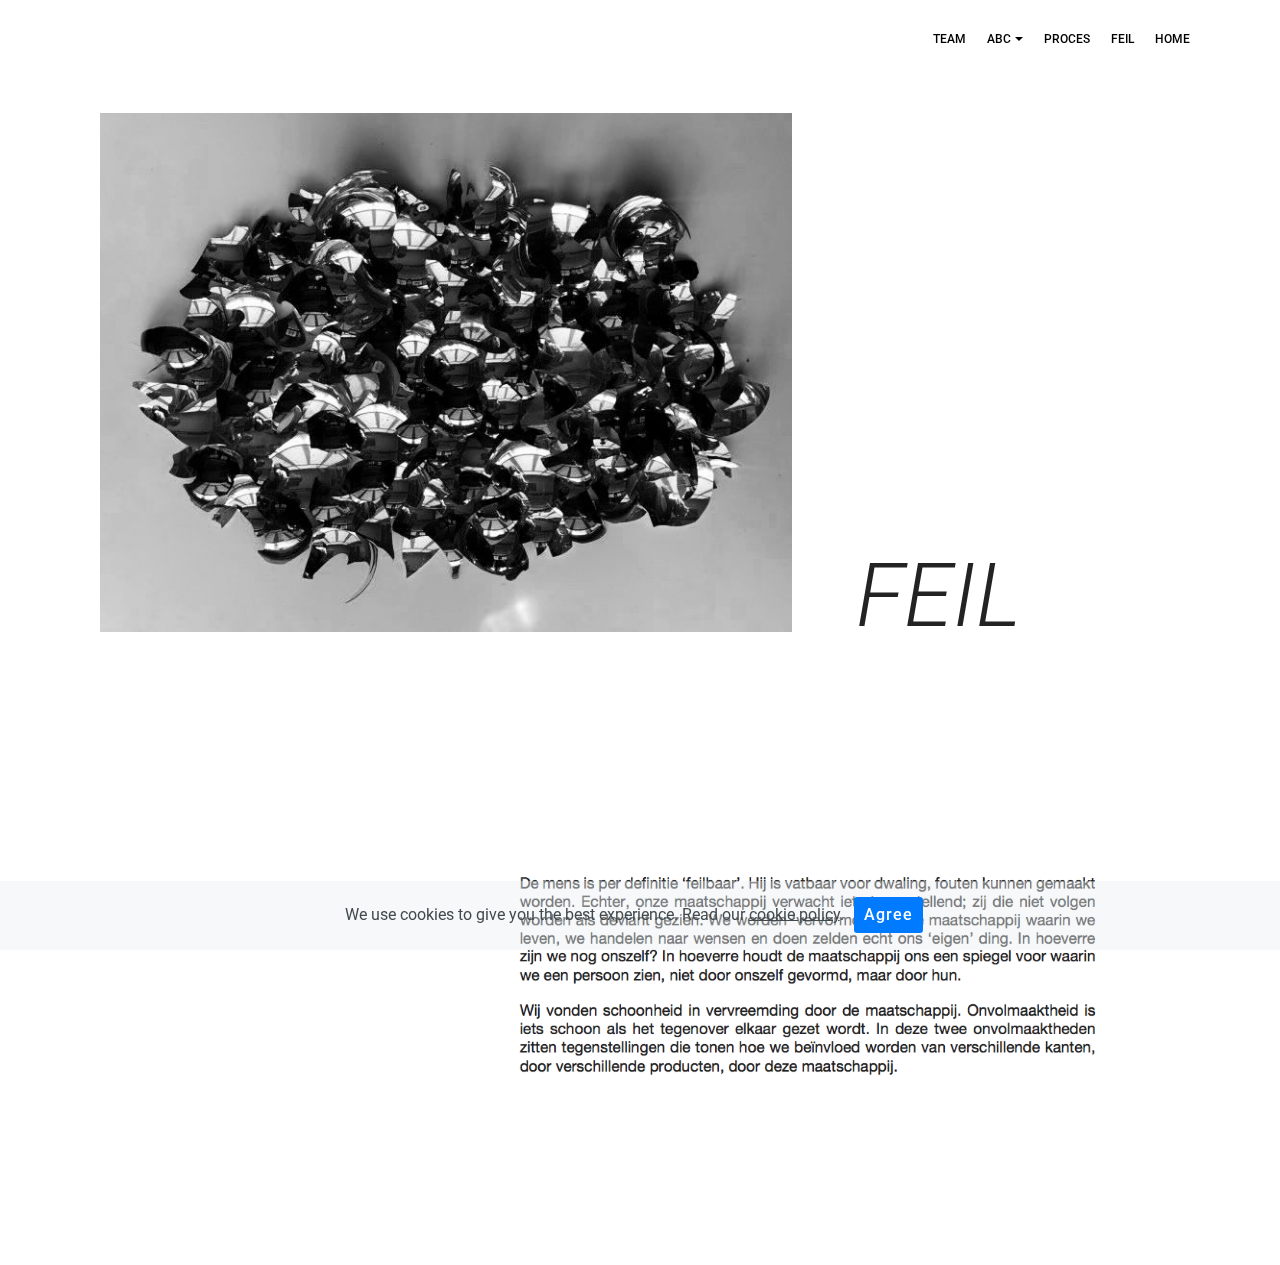
<file: page1.html>
<!DOCTYPE html>
<html  >
<head>
  <!-- Site made with Mobirise Website Builder v4.11.6, https://mobirise.com -->
  <meta charset="UTF-8">
  <meta http-equiv="X-UA-Compatible" content="IE=edge">
  <meta name="generator" content="Mobirise v4.11.6, mobirise.com">
  <meta name="viewport" content="width=device-width, initial-scale=1, minimum-scale=1">
  <link rel="shortcut icon" href="assets/images/logo4.png" type="image/x-icon">
  <meta name="description" content="Web Site Maker Description">
  
  <title>Homepage</title>
  <link rel="stylesheet" href="assets/web/assets/mobirise-icons/mobirise-icons.css">
  <link rel="stylesheet" href="assets/bootstrap/css/bootstrap.min.css">
  <link rel="stylesheet" href="assets/bootstrap/css/bootstrap-grid.min.css">
  <link rel="stylesheet" href="assets/bootstrap/css/bootstrap-reboot.min.css">
  <link rel="stylesheet" href="assets/tether/tether.min.css">
  <link rel="stylesheet" href="assets/dropdown/css/style.css">
  <link rel="stylesheet" href="assets/theme/css/style.css">
  <link rel="preload" as="style" href="assets/mobirise/css/mbr-additional.css"><link rel="stylesheet" href="assets/mobirise/css/mbr-additional.css" type="text/css">
  
  
  
</head>
<body>
  <section class="menu cid-rKtcr4CCkS" once="menu" id="menu2-3h">

    

    <nav class="navbar navbar-expand beta-menu navbar-dropdown align-items-center navbar-fixed-top navbar-toggleable-sm bg-color transparent">
        <button class="navbar-toggler navbar-toggler-right" type="button" data-toggle="collapse" data-target="#navbarSupportedContent" aria-controls="navbarSupportedContent" aria-expanded="false" aria-label="Toggle navigation">
            <div class="hamburger">
                <span></span>
                <span></span>
                <span></span>
                <span></span>
            </div>
        </button>
        <div class="menu-logo">
            <div class="navbar-brand">
                
                
            </div>
        </div>
        <div class="collapse navbar-collapse" id="navbarSupportedContent">
            <ul class="navbar-nav nav-dropdown nav-right navbar-nav-top-padding" data-app-modern-menu="true"><li class="nav-item">
                    <a class="nav-link link text-black display-5" href="page2.html">
                        TEAM</a>
                </li><li class="nav-item dropdown"><a class="nav-link link text-black dropdown-toggle display-5" href="page4.html" data-toggle="dropdown-submenu" aria-expanded="false">ABC</a><div class="dropdown-menu"><a class="text-black dropdown-item display-5" href="page5.html">A</a><a class="text-black dropdown-item display-5" href="page6.html" aria-expanded="false">B</a><a class="text-black dropdown-item display-5" href="page7.html" aria-expanded="false">C</a></div></li><li class="nav-item">
                    <a class="nav-link link text-black display-5" href="page3.html" aria-expanded="false">
                        PROCES</a>
                </li><li class="nav-item"><a class="nav-link link text-black display-5" href="page4.html">FEIL</a></li><li class="nav-item"><a class="nav-link link text-black display-5" href="page1.html" aria-expanded="false">
                        HOME</a></li></ul>
            
        </div>
    </nav>
</section>

<section class="engine"><a href="https://mobirise.info/a">online web builder</a></section><section class="features11 cid-rN7A1x4a7O" id="features11-5f">

    

    

    <div class="container">   
        <div class="col-md-12">
            <div class="media-container-row">
                <div class="mbr-figure m-auto" style="width: 70%;">
                    <img src="assets/images/81575116-755312291627594-1059829041948786688-n-720x540.jpg" alt="Mobirise" title="">
                </div>
                <div class=" align-left aside-content">
                    <h2 class="mbr-title pt-2 mbr-fonts-style display-2"><p>
                        <br></p><em><br></em><br><br><em><br></em><br><em>FEIL</em><br><p>&nbsp;</p></h2>
                    <div class="mbr-section-text">
                        
                    </div>

                    
                </div>
            </div>
        </div> 
    </div>          
</section>

<section class="features11 cid-rN7G7PwVzM" id="features11-5h">

    

    

    <div class="container">   
        <div class="col-md-12">
            <div class="media-container-row">
                <div class="mbr-figure m-auto" style="width: 75%;">
                    <img src="assets/images/screen-shot-2020-01-09-at-23.57.18-974x504.png" alt="Mobirise" title="">
                </div>
                <div class=" align-left aside-content">
                    
                    <div class="mbr-section-text">
                        
                    </div>

                    
                </div>
            </div>
        </div> 
    </div>          
</section>


  <script src="assets/web/assets/jquery/jquery.min.js"></script>
  <script src="assets/popper/popper.min.js"></script>
  <script src="assets/bootstrap/js/bootstrap.min.js"></script>
  <script src="assets/web/assets/cookies-alert-plugin/cookies-alert-core.js"></script>
  <script src="assets/web/assets/cookies-alert-plugin/cookies-alert-script.js"></script>
  <script src="assets/tether/tether.min.js"></script>
  <script src="assets/smoothscroll/smooth-scroll.js"></script>
  <script src="assets/dropdown/js/nav-dropdown.js"></script>
  <script src="assets/dropdown/js/navbar-dropdown.js"></script>
  <script src="assets/touchswipe/jquery.touch-swipe.min.js"></script>
  <script src="assets/theme/js/script.js"></script>
  
  
<input name="cookieData" type="hidden" data-cookie-customDialogSelector='null' data-cookie-colorText='#424a4d' data-cookie-colorBg='rgba(234, 239, 241, 0.44)' data-cookie-textButton='Agree' data-cookie-colorButton='' data-cookie-colorLink='#424a4d' data-cookie-underlineLink='true' data-cookie-text="We use cookies to give you the best experience. Read our <a href='privacy.html'>cookie policy</a>.">
   <div id="scrollToTop" class="scrollToTop mbr-arrow-up"><a style="text-align: center;"><i class="mbr-arrow-up-icon mbr-arrow-up-icon-cm cm-icon cm-icon-smallarrow-up"></i></a></div>
  </body>
</html>
</file>
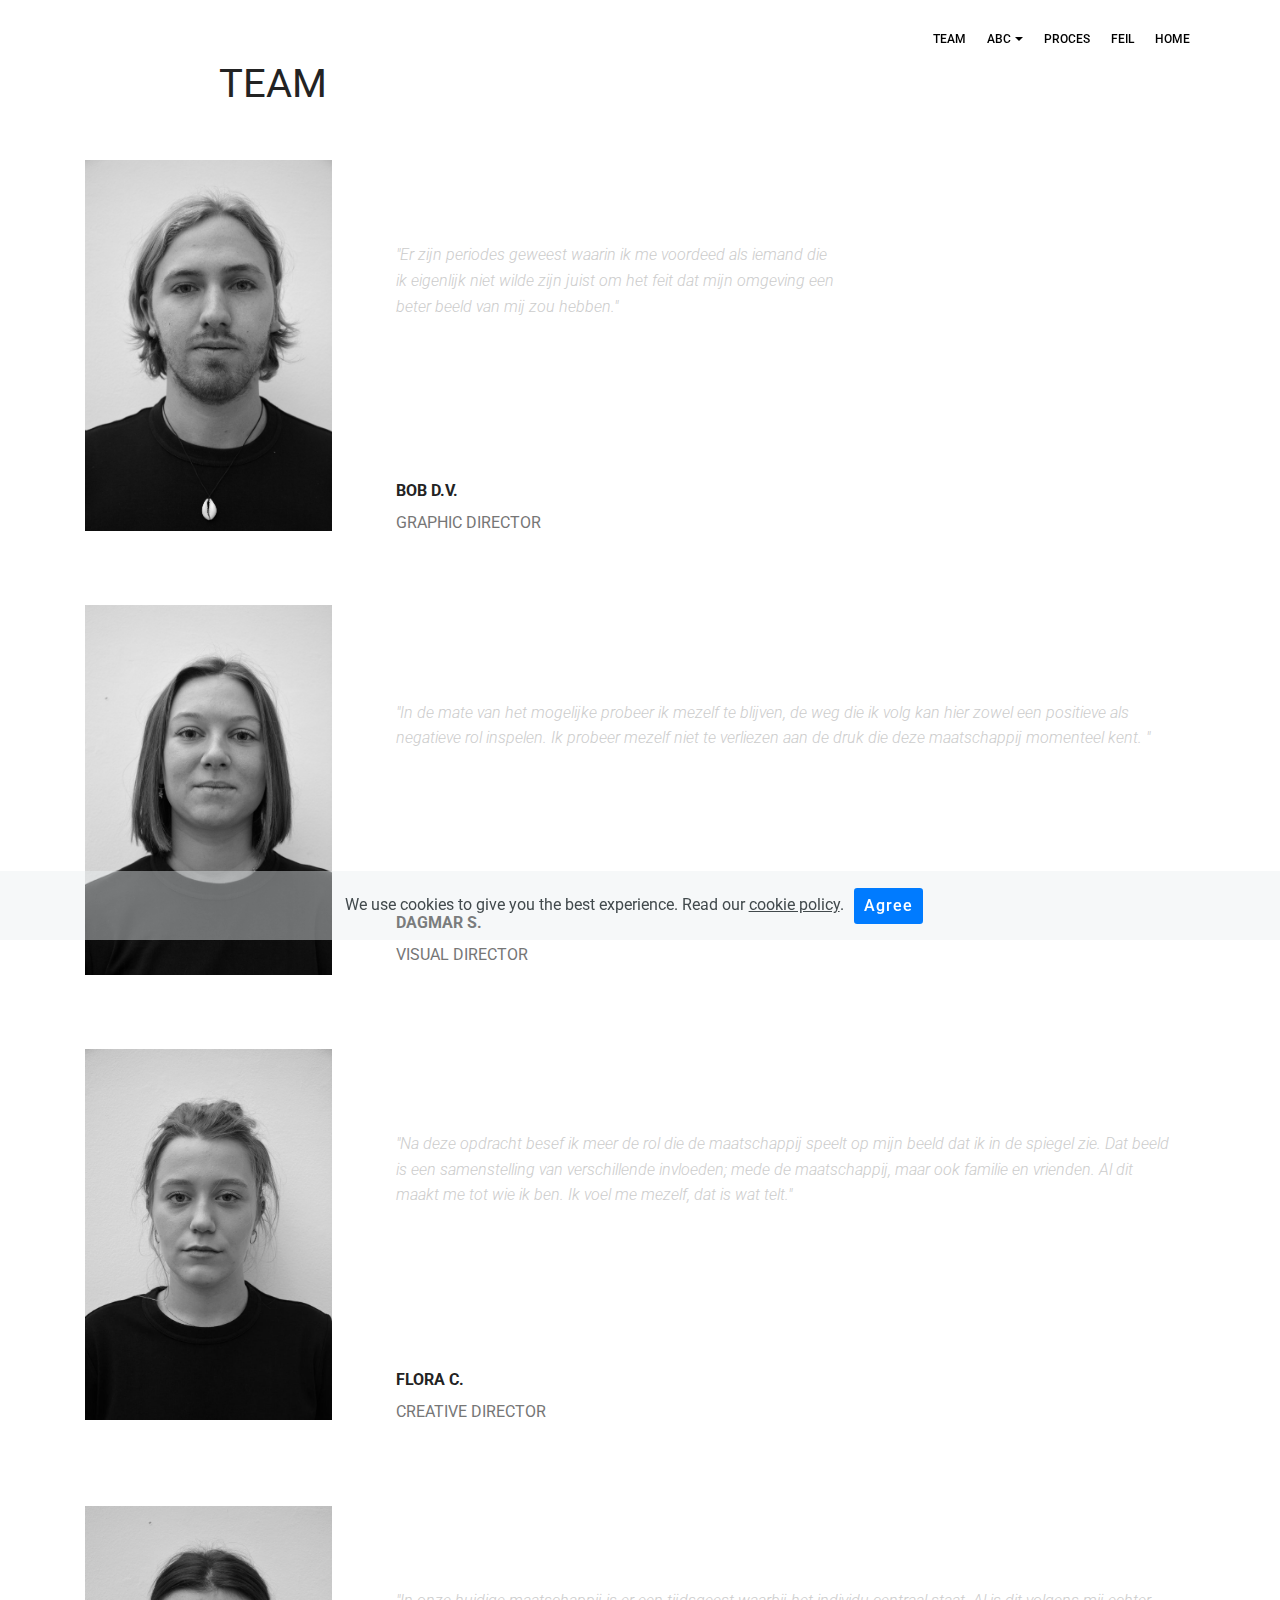
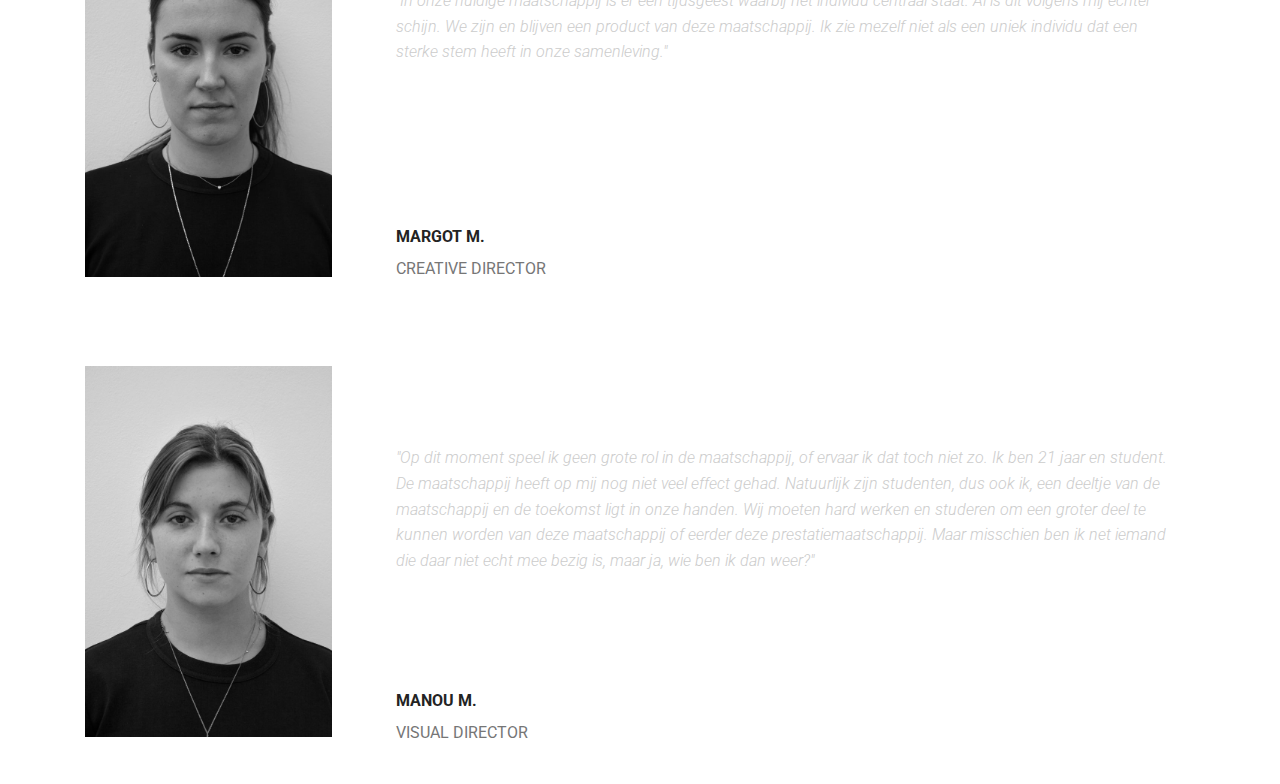
<file: page2.html>
<!DOCTYPE html>
<html  >
<head>
  <!-- Site made with Mobirise Website Builder v4.11.6, https://mobirise.com -->
  <meta charset="UTF-8">
  <meta http-equiv="X-UA-Compatible" content="IE=edge">
  <meta name="generator" content="Mobirise v4.11.6, mobirise.com">
  <meta name="viewport" content="width=device-width, initial-scale=1, minimum-scale=1">
  <link rel="shortcut icon" href="assets/images/logo4.png" type="image/x-icon">
  <meta name="description" content="Site Builder Description">
  
  <title>Team</title>
  <link rel="stylesheet" href="assets/web/assets/mobirise-icons/mobirise-icons.css">
  <link rel="stylesheet" href="assets/bootstrap/css/bootstrap.min.css">
  <link rel="stylesheet" href="assets/bootstrap/css/bootstrap-grid.min.css">
  <link rel="stylesheet" href="assets/bootstrap/css/bootstrap-reboot.min.css">
  <link rel="stylesheet" href="assets/tether/tether.min.css">
  <link rel="stylesheet" href="assets/dropdown/css/style.css">
  <link rel="stylesheet" href="assets/theme/css/style.css">
  <link rel="preload" as="style" href="assets/mobirise/css/mbr-additional.css"><link rel="stylesheet" href="assets/mobirise/css/mbr-additional.css" type="text/css">
  
  
  
</head>
<body>
  <section class="menu cid-rKtfbGUhIz" once="menu" id="menu2-3j">

    

    <nav class="navbar navbar-expand beta-menu navbar-dropdown align-items-center navbar-fixed-top navbar-toggleable-sm bg-color transparent">
        <button class="navbar-toggler navbar-toggler-right" type="button" data-toggle="collapse" data-target="#navbarSupportedContent" aria-controls="navbarSupportedContent" aria-expanded="false" aria-label="Toggle navigation">
            <div class="hamburger">
                <span></span>
                <span></span>
                <span></span>
                <span></span>
            </div>
        </button>
        <div class="menu-logo">
            <div class="navbar-brand">
                
                
            </div>
        </div>
        <div class="collapse navbar-collapse" id="navbarSupportedContent">
            <ul class="navbar-nav nav-dropdown nav-right navbar-nav-top-padding" data-app-modern-menu="true"><li class="nav-item">
                    <a class="nav-link link text-black display-5" href="page2.html">
                        TEAM</a>
                </li><li class="nav-item dropdown"><a class="nav-link link text-black dropdown-toggle display-5" href="page4.html" data-toggle="dropdown-submenu" aria-expanded="false">ABC</a><div class="dropdown-menu"><a class="text-black dropdown-item display-5" href="page5.html">A</a><a class="text-black dropdown-item display-5" href="page6.html" aria-expanded="false">B</a><a class="text-black dropdown-item display-5" href="page7.html" aria-expanded="false">C</a></div></li><li class="nav-item">
                    <a class="nav-link link text-black display-5" href="page3.html" aria-expanded="false">
                        PROCES</a>
                </li><li class="nav-item"><a class="nav-link link text-black display-5" href="page4.html">FEIL</a></li><li class="nav-item"><a class="nav-link link text-black display-5" href="page1.html" aria-expanded="false">
                        HOME</a></li></ul>
            
        </div>
    </nav>
</section>

<section class="engine"><a href="https://mobirise.info/u">bootstrap website templates</a></section><section class="header1 cid-rJA71FjWUg" id="header16-p">

    

    

    <div class="container">
        <div class="row justify-content-md-center">
            <div class="col-md-10 align-center">
                <h1 class="mbr-section-title mbr-bold pb-3 mbr-fonts-style display-5"><span style="font-weight: normal;">&nbsp; &nbsp; TEAM</span></h1>
                
                
                
            </div>
        </div>
    </div>

</section>

<section class="testimonials2 cid-rJA5YGKbkj" id="testimonials2-n">

    

    

    <div class="container">
        <div class="media-container-row">
            <div class="mbr-figure pr-lg-5" style="width: 35%;">
              <img src="assets/images/bob-2-1162x1743.jpg" alt="" title="">
            </div>
            <div class="media-content px-3 align-self-center mbr-white py-2">
                    <p class="mbr-text testimonial-text mbr-fonts-style display-7"><br><br><br><br>"Er zijn periodes geweest waarin ik me voordeed als iemand die <br>ik eigenlijk niet wilde zijn juist om het feit dat mijn omgeving een<br>beter beeld van mij zou hebben."</p>
                    <p class="mbr-author-name pt-4 mb-2 mbr-fonts-style display-5"><br><br><br><br><br>BOB D.V.</p>
                    <p class="mbr-author-desc mbr-fonts-style display-5">
                       GRAPHIC DIRECTOR</p>
            </div>
        </div>
    </div>
</section>

<section class="testimonials2 cid-rJA6C8bpl4" id="testimonials2-o">

    

    

    <div class="container">
        <div class="media-container-row">
            <div class="mbr-figure pr-lg-5" style="width: 35%;">
              <img src="assets/images/dagmar-2-1162x1743.jpg" alt="" title="">
            </div>
            <div class="media-content px-3 align-self-center mbr-white py-2">
                    <p class="mbr-text testimonial-text mbr-fonts-style display-7"><br><br><br><br>"In de mate van het mogelijke probeer ik mezelf te blijven, de weg die ik volg kan hier zowel een positieve als negatieve rol inspelen. Ik probeer mezelf niet te verliezen aan de druk die deze maatschappij momenteel kent. "</p>
                    <p class="mbr-author-name pt-4 mb-2 mbr-fonts-style display-5">
                       <br><br><br><br><br>DAGMAR S.</p>
                    <p class="mbr-author-desc mbr-fonts-style display-5">
                       VISUAL DIRECTOR</p>
            </div>
        </div>
    </div>
</section>

<section class="testimonials2 cid-rJA8EbKOuX" id="testimonials2-q">

    

    

    <div class="container">
        <div class="media-container-row">
            <div class="mbr-figure pr-lg-5" style="width: 35%;">
              <img src="assets/images/flora-2-658x987.jpg" alt="" title="">
            </div>
            <div class="media-content px-3 align-self-center mbr-white py-2">
                    <p class="mbr-text testimonial-text mbr-fonts-style display-7"><br><br><br><br>"Na deze opdracht besef ik meer de rol die de maatschappij speelt op mijn beeld dat ik in de spiegel zie. Dat beeld is een samenstelling van verschillende invloeden; mede de maatschappij, maar ook familie en vrienden. Al dit maakt me tot wie ik ben. Ik voel me mezelf, dat is wat telt."</p>
                    <p class="mbr-author-name pt-4 mb-2 mbr-fonts-style display-5"><br><br><br><br><br>FLORA C.</p>
                    <p class="mbr-author-desc mbr-fonts-style display-5">
                       CREATIVE DIRECTOR</p>
            </div>
        </div>
    </div>
</section>

<section class="testimonials2 cid-rJA95ro5Pg" id="testimonials2-r">

    

    

    <div class="container">
        <div class="media-container-row">
            <div class="mbr-figure pr-lg-5" style="width: 35%;">
              <img src="assets/images/margot-2-658x987.jpg" alt="" title="">
            </div>
            <div class="media-content px-3 align-self-center mbr-white py-2">
                    <p class="mbr-text testimonial-text mbr-fonts-style display-7"><br><br><br><br>"In onze huidige maatschappij is er een tijdsgeest waarbij het individu centraal staat. Al is dit volgens mij echter schijn. We zijn en blijven een product van deze maatschappij. Ik zie mezelf niet als een uniek individu dat een sterke stem heeft in onze samenleving."</p>
                    <p class="mbr-author-name pt-4 mb-2 mbr-fonts-style display-5">
                       <br><br><br><br><br>MARGOT M.</p>
                    <p class="mbr-author-desc mbr-fonts-style display-5">
                       CREATIVE DIRECTOR</p>
            </div>
        </div>
    </div>
</section>

<section class="testimonials2 cid-rJA95VhuuG" id="testimonials2-s">

    

    

    <div class="container">
        <div class="media-container-row">
            <div class="mbr-figure pr-lg-5" style="width: 35%;">
              <img src="assets/images/manou-2-658x987.jpg" alt="" title="">
            </div>
            <div class="media-content px-3 align-self-center mbr-white py-2">
                    <p class="mbr-text testimonial-text mbr-fonts-style display-7"><br><br><br><br>"Op dit moment speel ik geen grote rol in de maatschappij, of ervaar ik dat toch  niet zo. Ik ben 21 jaar en student. De maatschappij heeft op mij nog niet veel effect gehad. Natuurlijk zijn studenten, dus ook ik, een deeltje van de maatschappij en de toekomst ligt in onze handen. Wij moeten hard werken en studeren om een groter deel te kunnen worden van deze maatschappij of eerder deze prestatiemaatschappij. Maar misschien ben ik net iemand die daar niet echt mee bezig is, maar ja, wie ben ik dan weer?"<br><br><br></p>
                    <p class="mbr-author-name pt-4 mb-2 mbr-fonts-style display-5"><br>MANOU M.</p>
                    <p class="mbr-author-desc mbr-fonts-style display-5">
                       VISUAL DIRECTOR</p>
            </div>
        </div>
    </div>
</section>


  <script src="assets/web/assets/jquery/jquery.min.js"></script>
  <script src="assets/popper/popper.min.js"></script>
  <script src="assets/bootstrap/js/bootstrap.min.js"></script>
  <script src="assets/web/assets/cookies-alert-plugin/cookies-alert-core.js"></script>
  <script src="assets/web/assets/cookies-alert-plugin/cookies-alert-script.js"></script>
  <script src="assets/tether/tether.min.js"></script>
  <script src="assets/smoothscroll/smooth-scroll.js"></script>
  <script src="assets/dropdown/js/nav-dropdown.js"></script>
  <script src="assets/dropdown/js/navbar-dropdown.js"></script>
  <script src="assets/touchswipe/jquery.touch-swipe.min.js"></script>
  <script src="assets/theme/js/script.js"></script>
  
  
<input name="cookieData" type="hidden" data-cookie-customDialogSelector='null' data-cookie-colorText='#424a4d' data-cookie-colorBg='rgba(234, 239, 241, 0.44)' data-cookie-textButton='Agree' data-cookie-colorButton='' data-cookie-colorLink='#424a4d' data-cookie-underlineLink='true' data-cookie-text="We use cookies to give you the best experience. Read our <a href='privacy.html'>cookie policy</a>.">
   <div id="scrollToTop" class="scrollToTop mbr-arrow-up"><a style="text-align: center;"><i class="mbr-arrow-up-icon mbr-arrow-up-icon-cm cm-icon cm-icon-smallarrow-up"></i></a></div>
  </body>
</html>
</file>
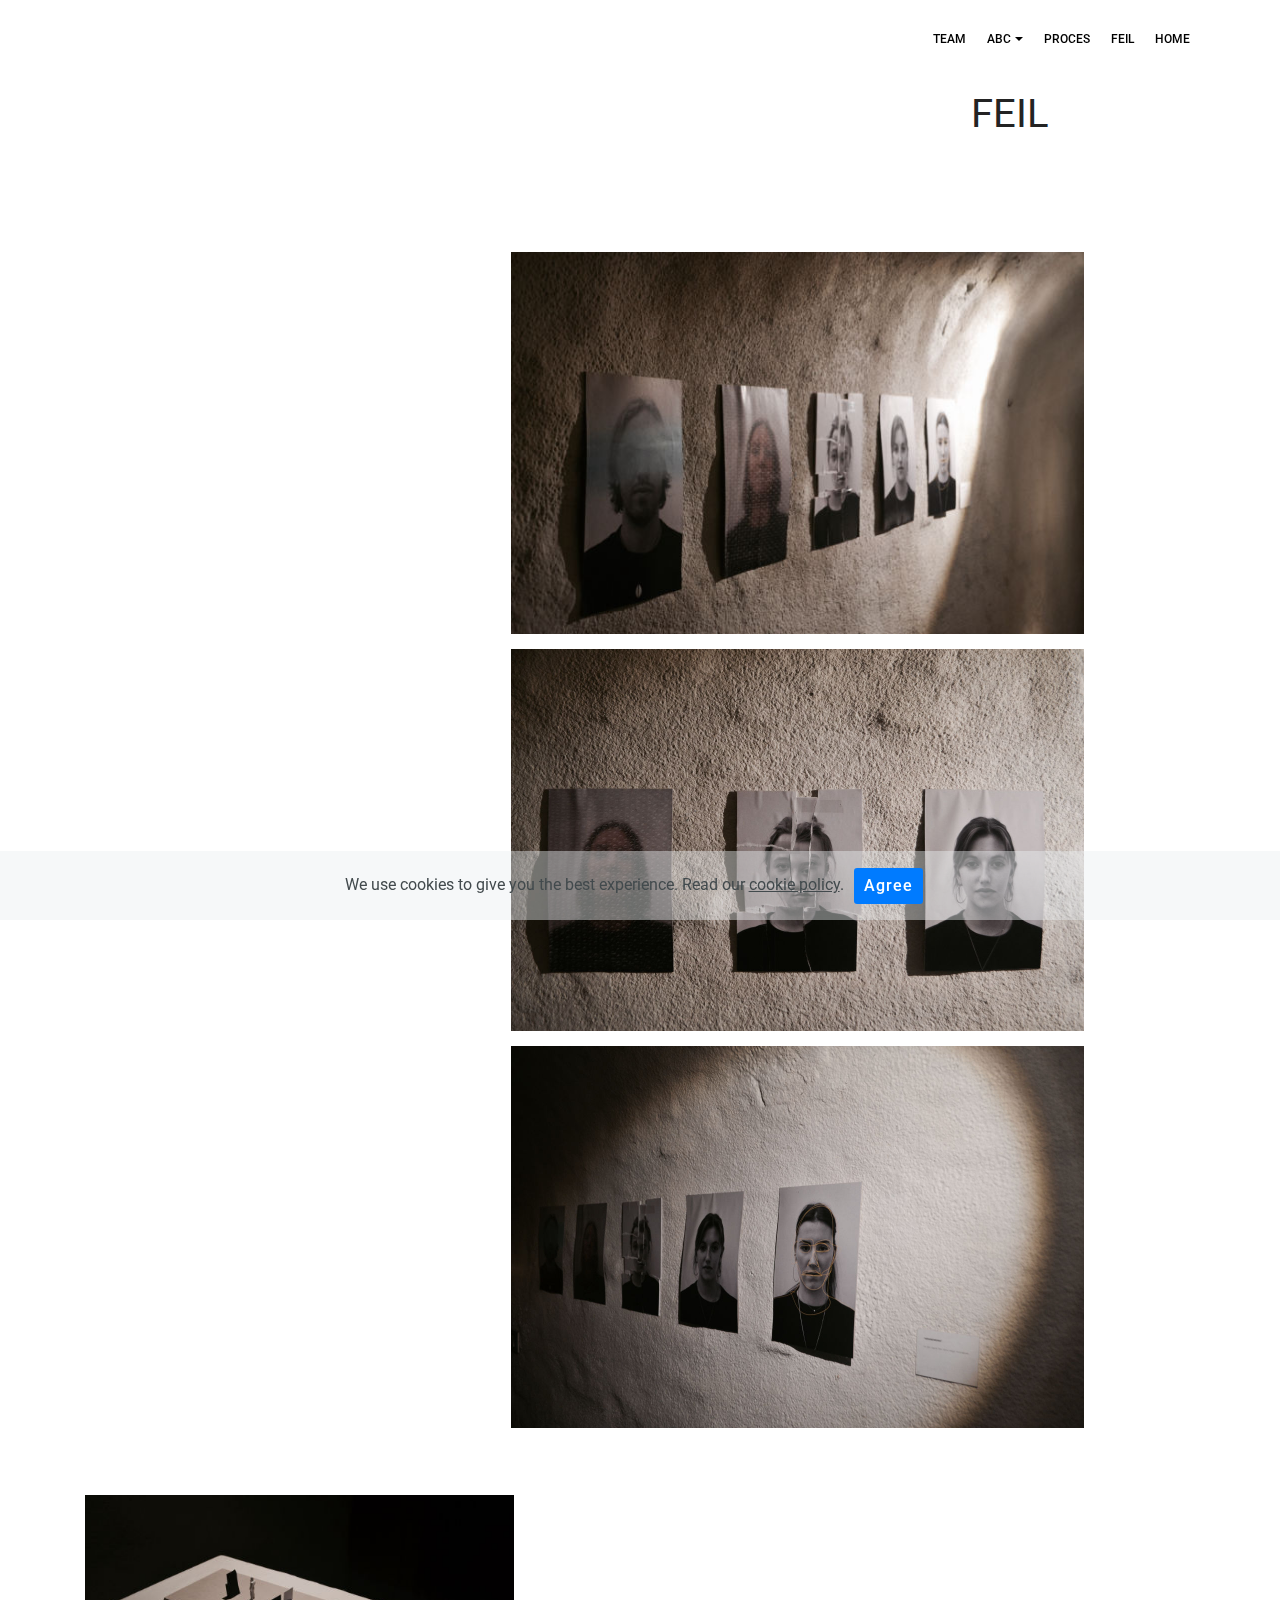
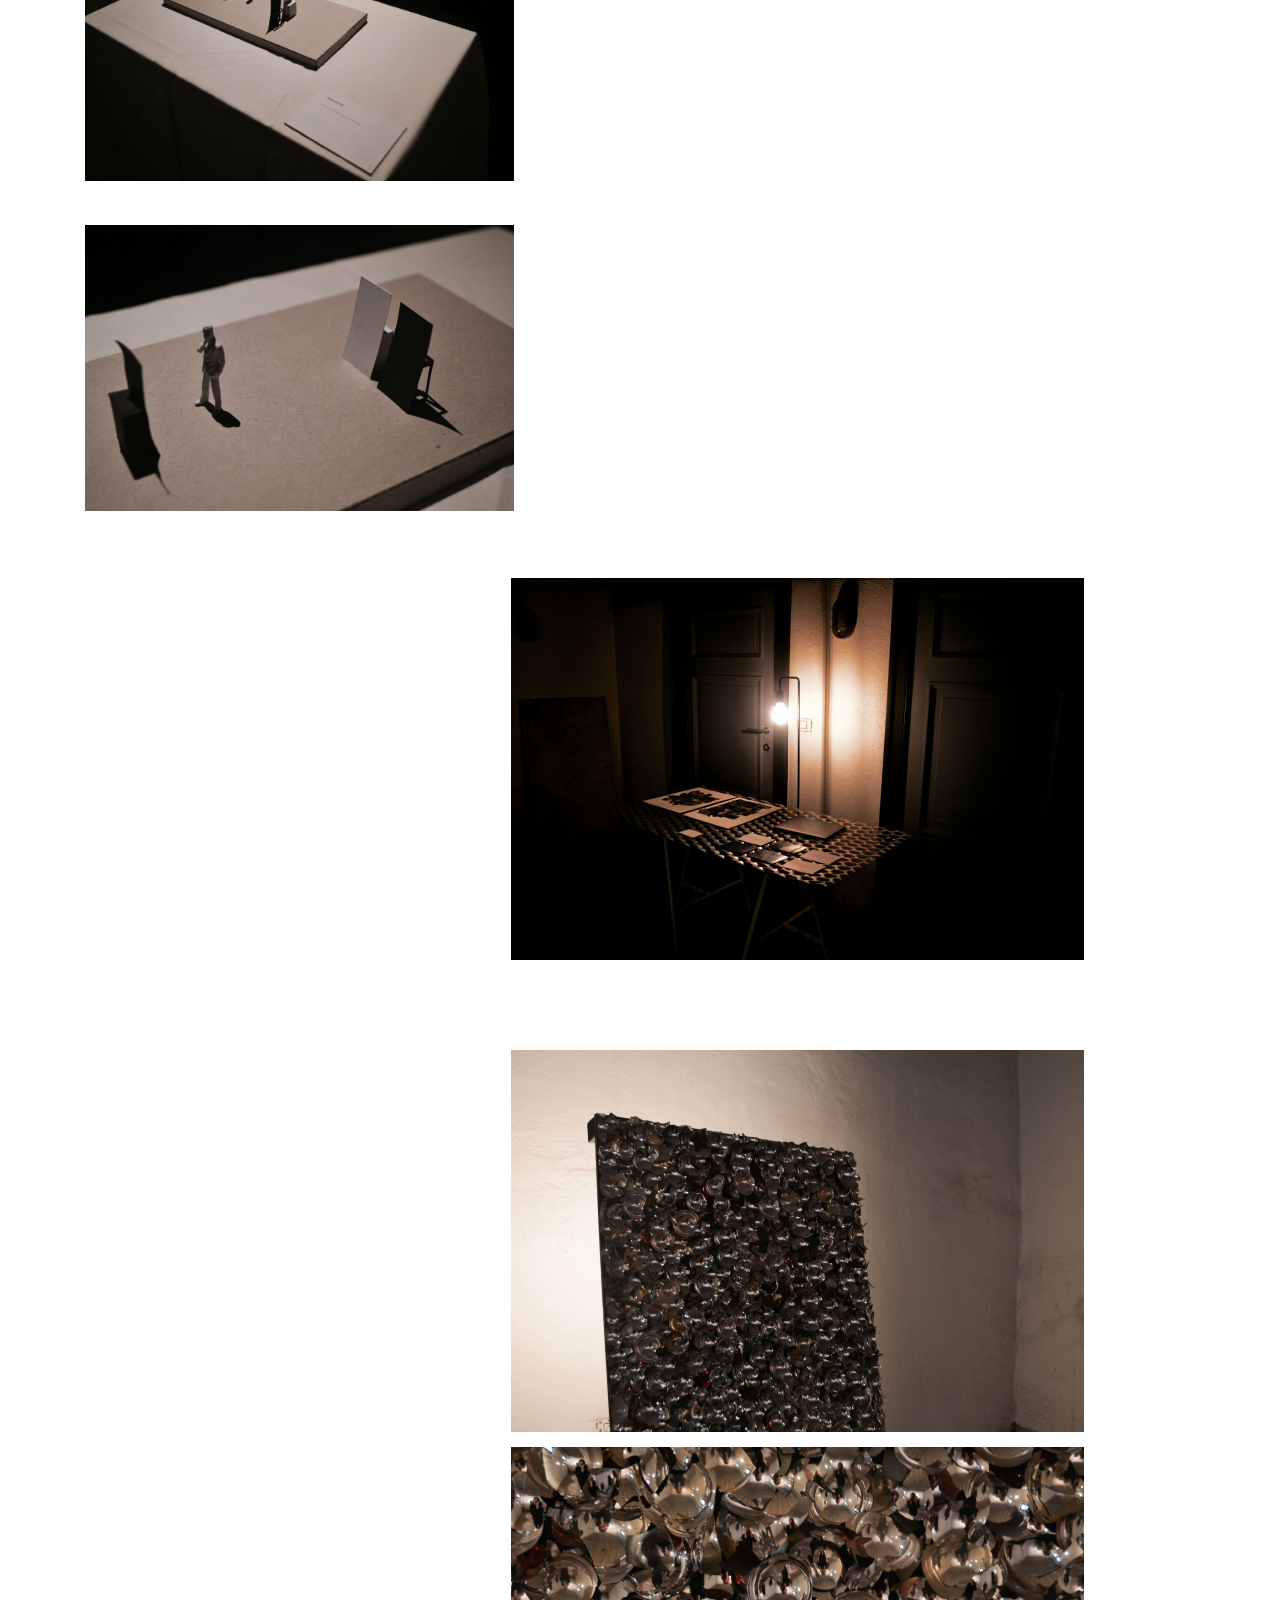
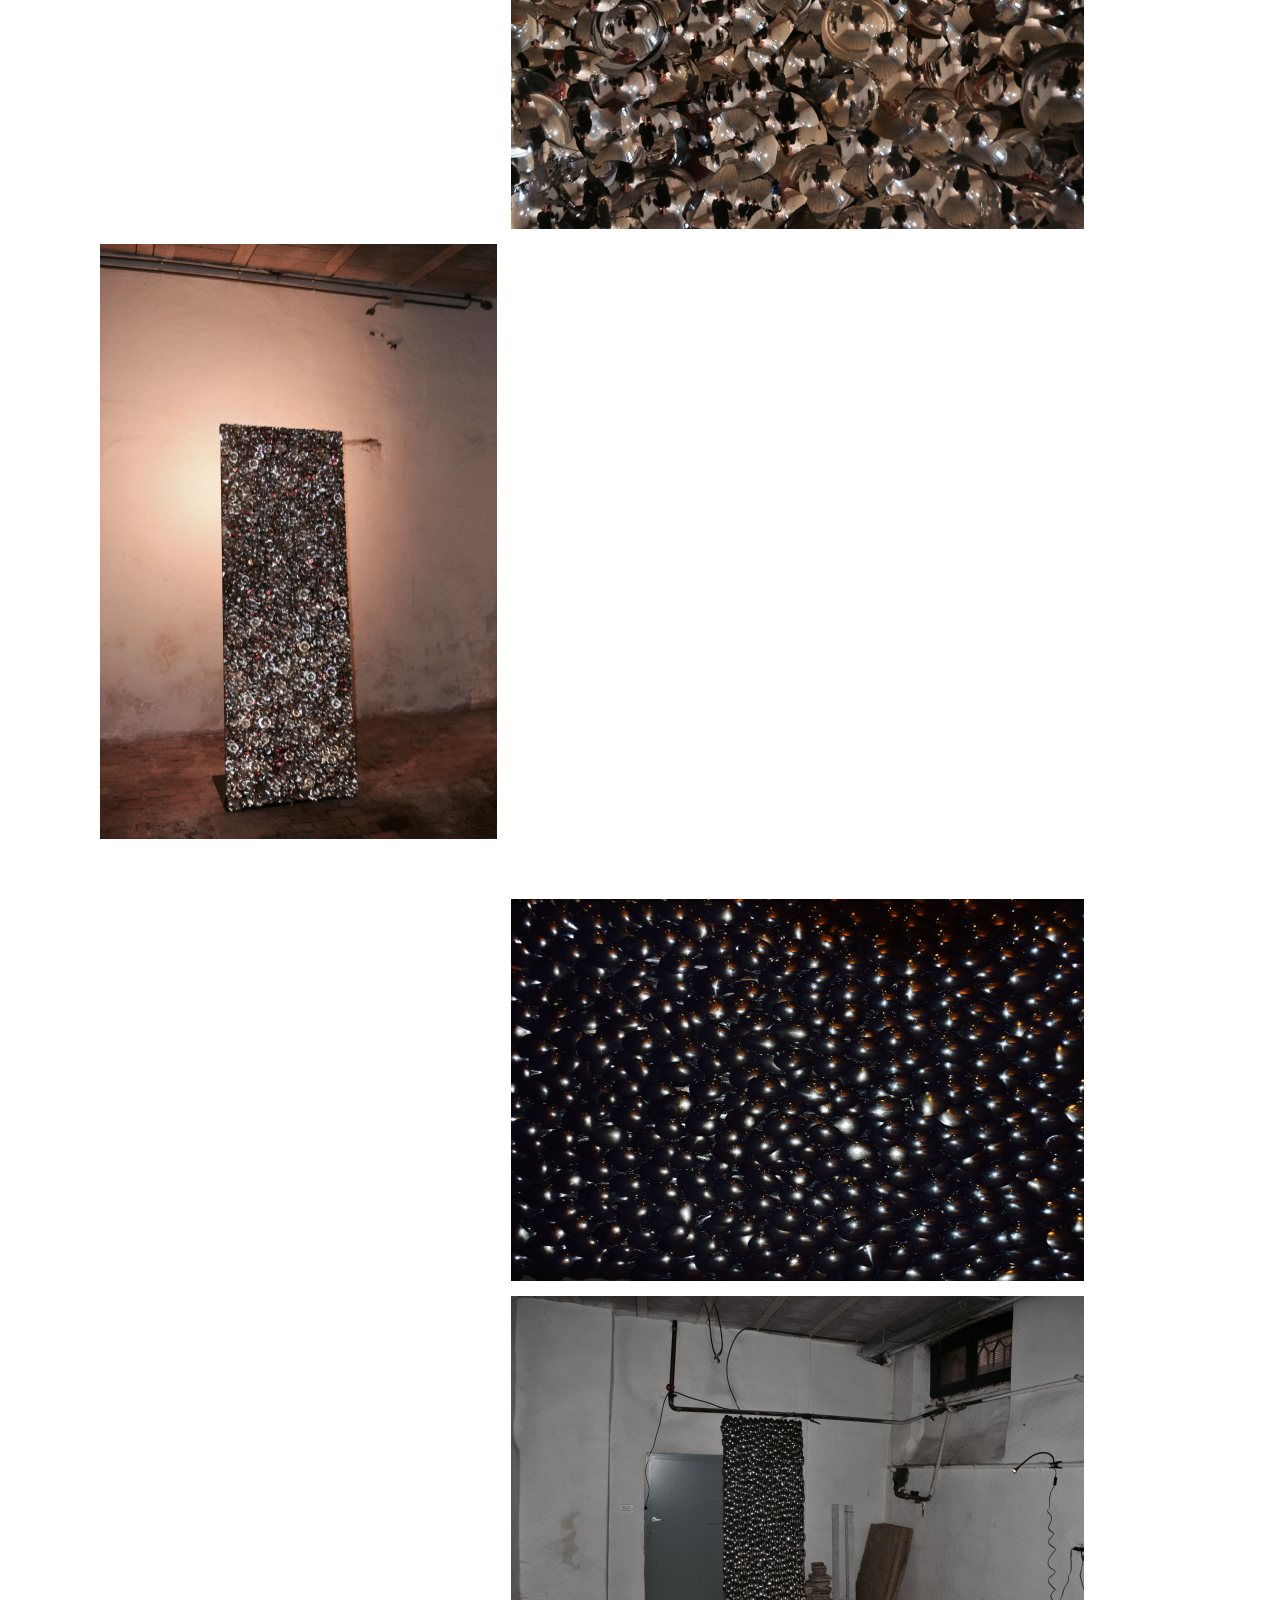
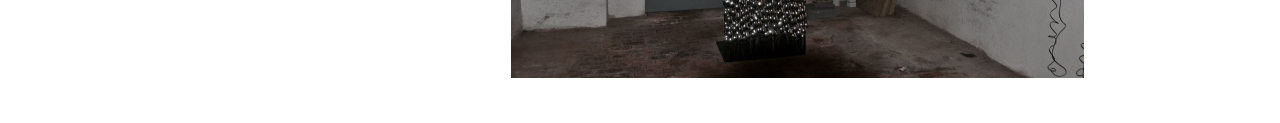
<file: page4.html>
<!DOCTYPE html>
<html  >
<head>
  <!-- Site made with Mobirise Website Builder v4.11.6, https://mobirise.com -->
  <meta charset="UTF-8">
  <meta http-equiv="X-UA-Compatible" content="IE=edge">
  <meta name="generator" content="Mobirise v4.11.6, mobirise.com">
  <meta name="viewport" content="width=device-width, initial-scale=1, minimum-scale=1">
  <link rel="shortcut icon" href="assets/images/logo4.png" type="image/x-icon">
  <meta name="description" content="Site Creator Description">
  
  <title>Feil</title>
  <link rel="stylesheet" href="assets/web/assets/mobirise-icons/mobirise-icons.css">
  <link rel="stylesheet" href="assets/bootstrap/css/bootstrap.min.css">
  <link rel="stylesheet" href="assets/bootstrap/css/bootstrap-grid.min.css">
  <link rel="stylesheet" href="assets/bootstrap/css/bootstrap-reboot.min.css">
  <link rel="stylesheet" href="assets/tether/tether.min.css">
  <link rel="stylesheet" href="assets/dropdown/css/style.css">
  <link rel="stylesheet" href="assets/theme/css/style.css">
  <link rel="preload" as="style" href="assets/mobirise/css/mbr-additional.css"><link rel="stylesheet" href="assets/mobirise/css/mbr-additional.css" type="text/css">
  
  
  
</head>
<body>
  <section class="menu cid-rKtioig2iR" once="menu" id="menu2-3r">

    

    <nav class="navbar navbar-expand beta-menu navbar-dropdown align-items-center navbar-fixed-top navbar-toggleable-sm bg-color transparent">
        <button class="navbar-toggler navbar-toggler-right" type="button" data-toggle="collapse" data-target="#navbarSupportedContent" aria-controls="navbarSupportedContent" aria-expanded="false" aria-label="Toggle navigation">
            <div class="hamburger">
                <span></span>
                <span></span>
                <span></span>
                <span></span>
            </div>
        </button>
        <div class="menu-logo">
            <div class="navbar-brand">
                
                
            </div>
        </div>
        <div class="collapse navbar-collapse" id="navbarSupportedContent">
            <ul class="navbar-nav nav-dropdown nav-right navbar-nav-top-padding" data-app-modern-menu="true"><li class="nav-item">
                    <a class="nav-link link text-black display-5" href="page2.html">
                        TEAM</a>
                </li><li class="nav-item dropdown"><a class="nav-link link text-black dropdown-toggle display-5" href="page4.html" data-toggle="dropdown-submenu" aria-expanded="false">ABC</a><div class="dropdown-menu"><a class="text-black dropdown-item display-5" href="page5.html">A</a><a class="text-black dropdown-item display-5" href="page6.html" aria-expanded="false">B</a><a class="text-black dropdown-item display-5" href="page7.html" aria-expanded="false">C</a></div></li><li class="nav-item">
                    <a class="nav-link link text-black display-5" href="page3.html" aria-expanded="false">
                        PROCES</a>
                </li><li class="nav-item"><a class="nav-link link text-black display-5" href="page4.html">FEIL</a></li><li class="nav-item"><a class="nav-link link text-black display-5" href="page1.html" aria-expanded="false">
                        HOME</a></li></ul>
            
        </div>
    </nav>
</section>

<section class="engine"><a href="https://mobirise.info/z">best website templates</a></section><section class="header1 cid-rN4tGXAvuY" id="header16-4e">

    

    

    <div class="container">
        <div class="row justify-content-md-center">
            <div class="col-md-10 align-center">
                <h1 class="mbr-section-title mbr-bold pb-3 mbr-fonts-style display-5"><span style="font-weight: normal;">&nbsp; &nbsp; &nbsp; &nbsp; &nbsp; &nbsp; &nbsp; &nbsp; &nbsp; &nbsp; &nbsp; &nbsp; &nbsp; &nbsp; &nbsp; &nbsp; &nbsp; &nbsp; &nbsp; &nbsp; &nbsp; &nbsp; &nbsp; &nbsp; &nbsp; &nbsp; &nbsp; &nbsp; &nbsp; &nbsp; &nbsp; &nbsp; &nbsp; &nbsp; &nbsp; &nbsp; &nbsp; FEIL</span></h1>
                
                
                
            </div>
        </div>
    </div>

</section>

<section class="cid-rNoeWNPAJ6" id="image4-5k">
    <!-- Block parameters controls (Blue "Gear" panel) -->
    
    <!-- End block parameters -->
    <div class="container images-container">
            <div class="media-container-row" style="width: 80%;">
                <div class="img-item item1" style="width: 53%;">
                    <img src="assets/images/screen-shot-2019-12-04-at-21.22.50-629x320.png" alt="" title="">
                    
                </div>
                <div class="img-item">
                    <img src="assets/images/dsc-6082-626x417.jpg" alt="" title="">
                    
                </div>
            </div>
    </div>
</section>

<section class="cid-rNoffyVENC" id="image4-5l">
    <!-- Block parameters controls (Blue "Gear" panel) -->
    
    <!-- End block parameters -->
    <div class="container images-container">
            <div class="media-container-row" style="width: 80%;">
                <div class="img-item item1" style="width: 53%;">
                    <img src="assets/images/screen-shot-2019-12-04-at-21.22.50-629x320.png" alt="" title="">
                    
                </div>
                <div class="img-item">
                    <img src="assets/images/dsc-6086-1146x764.jpg" alt="" title="">
                    
                </div>
            </div>
    </div>
</section>

<section class="cid-rNofoIf4Ex" id="image4-5m">
    <!-- Block parameters controls (Blue "Gear" panel) -->
    
    <!-- End block parameters -->
    <div class="container images-container">
            <div class="media-container-row" style="width: 80%;">
                <div class="img-item item1" style="width: 53%;">
                    <img src="assets/images/screen-shot-2019-12-04-at-21.22.50-629x320.png" alt="" title="">
                    
                </div>
                <div class="img-item">
                    <img src="assets/images/dsc-6087-1146x764.jpg" alt="" title="">
                    
                </div>
            </div>
    </div>
</section>

<section class="cid-rNofSp7NoK" id="image4-5n">
    <!-- Block parameters controls (Blue "Gear" panel) -->
    
    <!-- End block parameters -->
    <div class="container images-container">
            <div class="media-container-row" style="width: 100%;">
                <div class="img-item item1" style="width: 69%;">
                    <img src="assets/images/dsc-6088-566x377.jpg" alt="" title="">
                    
                </div>
                <div class="img-item">
                    <img src="assets/images/screen-shot-2019-12-04-at-21.22.50-629x320.png" alt="" title="">
                    
                </div>
            </div>
    </div>
</section>

<section class="cid-rNokWivvaM" id="image4-5q">
    <!-- Block parameters controls (Blue "Gear" panel) -->
    
    <!-- End block parameters -->
    <div class="container images-container">
            <div class="media-container-row" style="width: 100%;">
                <div class="img-item item1" style="width: 69%;">
                    <img src="assets/images/dsc-6089-858x572.jpg" alt="" title="">
                    
                </div>
                <div class="img-item">
                    <img src="assets/images/screen-shot-2019-12-04-at-21.22.50-629x320.png" alt="" title="">
                    
                </div>
            </div>
    </div>
</section>

<section class="cid-rNojuYp16I" id="image4-5o">
    <!-- Block parameters controls (Blue "Gear" panel) -->
    
    <!-- End block parameters -->
    <div class="container images-container">
            <div class="media-container-row" style="width: 80%;">
                <div class="img-item item1" style="width: 53%;">
                    <img src="assets/images/screen-shot-2019-12-04-at-21.22.50-629x320.png" alt="" title="">
                    
                </div>
                <div class="img-item">
                    <img src="assets/images/dsc-6095-1146x764.jpg" alt="" title="">
                    
                </div>
            </div>
    </div>
</section>

<section class="cid-rNoQFY2ts6" id="image4-6j">
    <!-- Block parameters controls (Blue "Gear" panel) -->
    
    <!-- End block parameters -->
    <div class="container images-container">
            <div class="media-container-row" style="width: 80%;">
                <div class="img-item item1" style="width: 53%;">
                    <img src="assets/images/screen-shot-2019-12-04-at-21.22.50-629x320.png" alt="" title="">
                    
                </div>
                <div class="img-item">
                    <img src="assets/images/dsc-6125-1146x764.jpg" alt="" title="">
                    
                </div>
            </div>
    </div>
</section>

<section class="cid-rNoR9knfZG" id="image4-6k">
    <!-- Block parameters controls (Blue "Gear" panel) -->
    
    <!-- End block parameters -->
    <div class="container images-container">
            <div class="media-container-row" style="width: 80%;">
                <div class="img-item item1" style="width: 53%;">
                    <img src="assets/images/screen-shot-2019-12-04-at-21.22.50-629x320.png" alt="" title="">
                    
                </div>
                <div class="img-item">
                    <img src="assets/images/dsc-6126-1146x764.jpg" alt="" title="">
                    
                </div>
            </div>
    </div>
</section>

<section class="mbr-section content7 cid-rNoSxWIyl3" id="content7-6n">
          
    

    <div class="container">
        <div class="media-container-row">
            <div class="col-12 col-md-12">
                <div class="media-container-row">
                    <div class="media-content">
                        <div class="mbr-section-text">
                            <p class="mbr-text align-right mb-0 mbr-fonts-style display-7"><br><br><br><br><br><br><br><br><br><br><br><br><br><br><br><br><br><br><br><br><br></p>
                        </div>
                    </div>
                    <div class="mbr-figure" style="width: 70%;">
                     <img src="assets/images/dsc-6117-794x1191.jpg" alt="Mobirise" title="">  
                    </div>
                </div>
            </div>
        </div>
    </div>
</section>

<section class="cid-rNoRn3nlbq" id="image4-6l">
    <!-- Block parameters controls (Blue "Gear" panel) -->
    
    <!-- End block parameters -->
    <div class="container images-container">
            <div class="media-container-row" style="width: 80%;">
                <div class="img-item item1" style="width: 53%;">
                    <img src="assets/images/screen-shot-2019-12-04-at-21.22.50-629x320.png" alt="" title="">
                    
                </div>
                <div class="img-item">
                    <img src="assets/images/dsc-6112-1146x764.jpg" alt="" title="">
                    
                </div>
            </div>
    </div>
</section>

<section class="cid-rNoRElv29n" id="image4-6m">
    <!-- Block parameters controls (Blue "Gear" panel) -->
    
    <!-- End block parameters -->
    <div class="container images-container">
            <div class="media-container-row" style="width: 80%;">
                <div class="img-item item1" style="width: 53%;">
                    <img src="assets/images/screen-shot-2019-12-04-at-21.22.50-629x320.png" alt="" title="">
                    
                </div>
                <div class="img-item">
                    <img src="assets/images/dsc-6115-1146x764.jpg" alt="" title="">
                    
                </div>
            </div>
    </div>
</section>


  <script src="assets/web/assets/jquery/jquery.min.js"></script>
  <script src="assets/popper/popper.min.js"></script>
  <script src="assets/bootstrap/js/bootstrap.min.js"></script>
  <script src="assets/web/assets/cookies-alert-plugin/cookies-alert-core.js"></script>
  <script src="assets/web/assets/cookies-alert-plugin/cookies-alert-script.js"></script>
  <script src="assets/tether/tether.min.js"></script>
  <script src="assets/smoothscroll/smooth-scroll.js"></script>
  <script src="assets/dropdown/js/nav-dropdown.js"></script>
  <script src="assets/dropdown/js/navbar-dropdown.js"></script>
  <script src="assets/touchswipe/jquery.touch-swipe.min.js"></script>
  <script src="assets/theme/js/script.js"></script>
  
  
<input name="cookieData" type="hidden" data-cookie-customDialogSelector='null' data-cookie-colorText='#424a4d' data-cookie-colorBg='rgba(234, 239, 241, 0.44)' data-cookie-textButton='Agree' data-cookie-colorButton='' data-cookie-colorLink='#424a4d' data-cookie-underlineLink='true' data-cookie-text="We use cookies to give you the best experience. Read our <a href='privacy.html'>cookie policy</a>.">
   <div id="scrollToTop" class="scrollToTop mbr-arrow-up"><a style="text-align: center;"><i class="mbr-arrow-up-icon mbr-arrow-up-icon-cm cm-icon cm-icon-smallarrow-up"></i></a></div>
  </body>
</html>
</file>
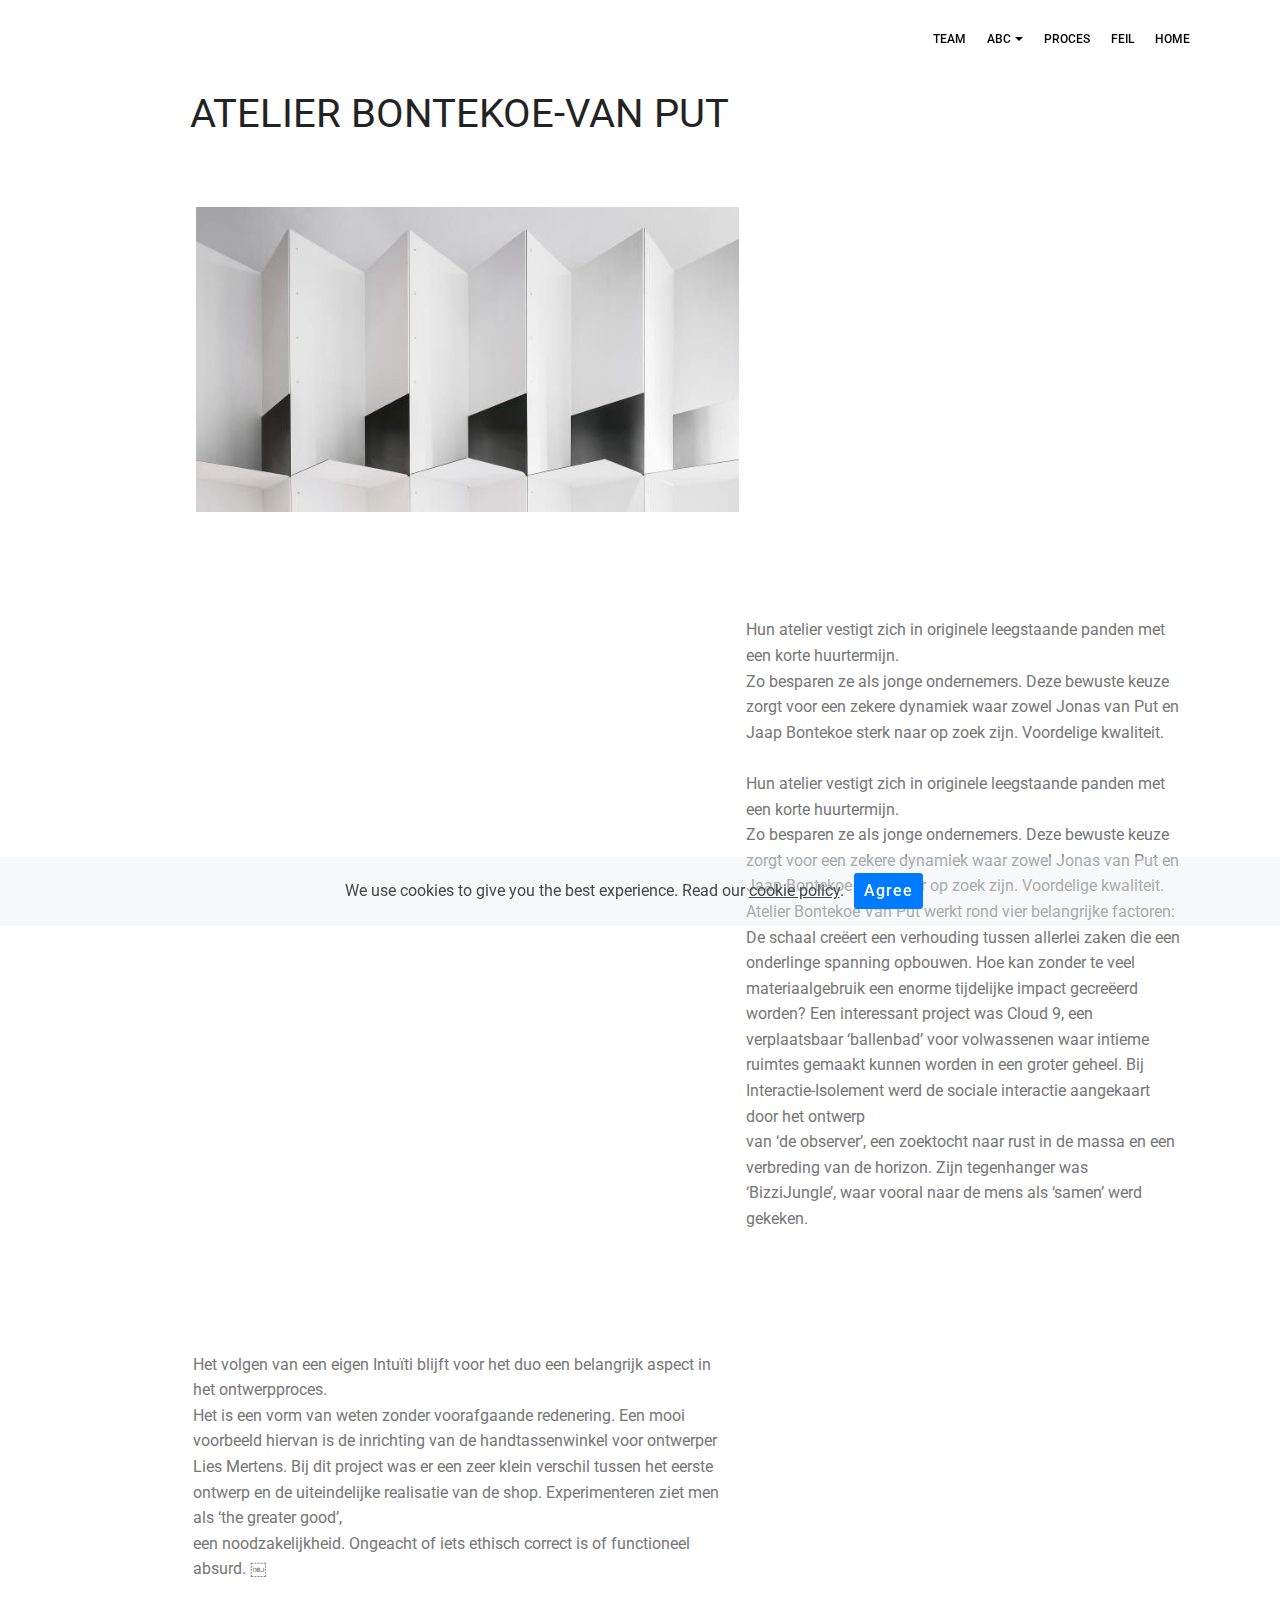
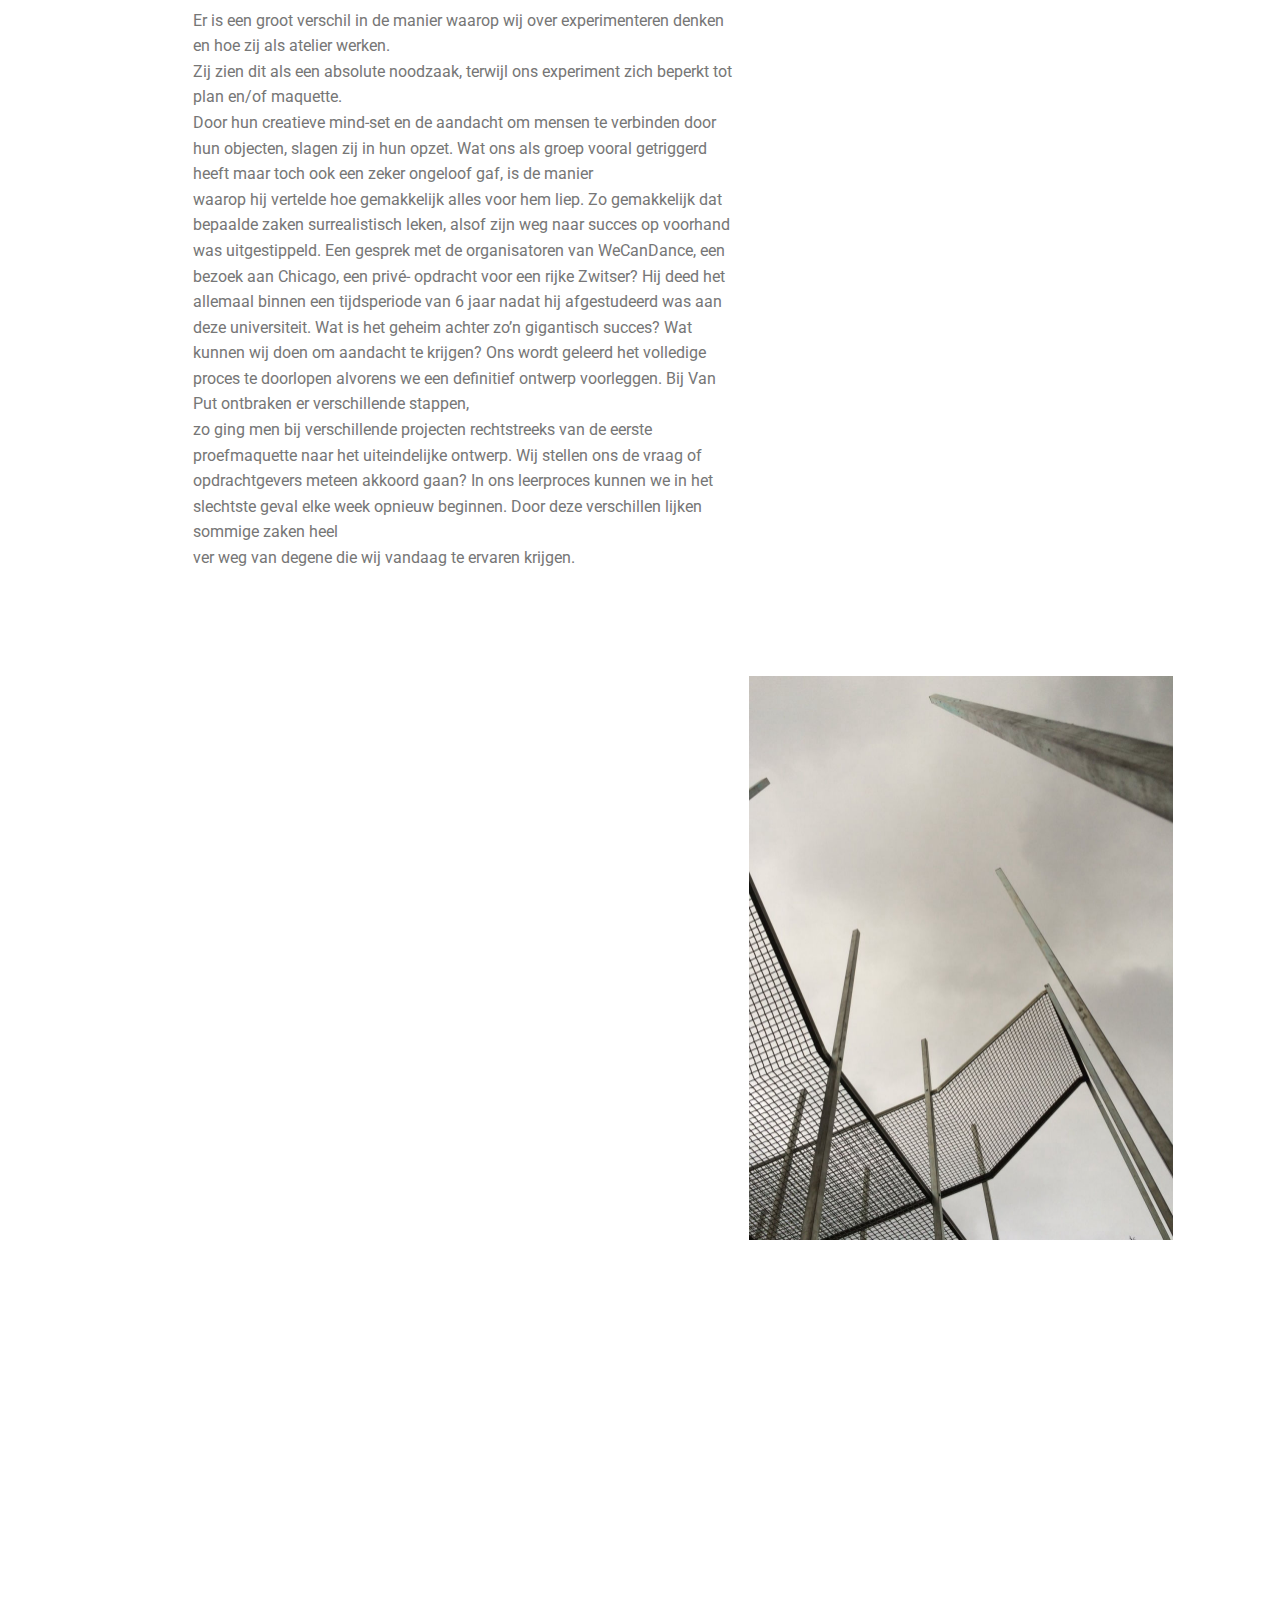
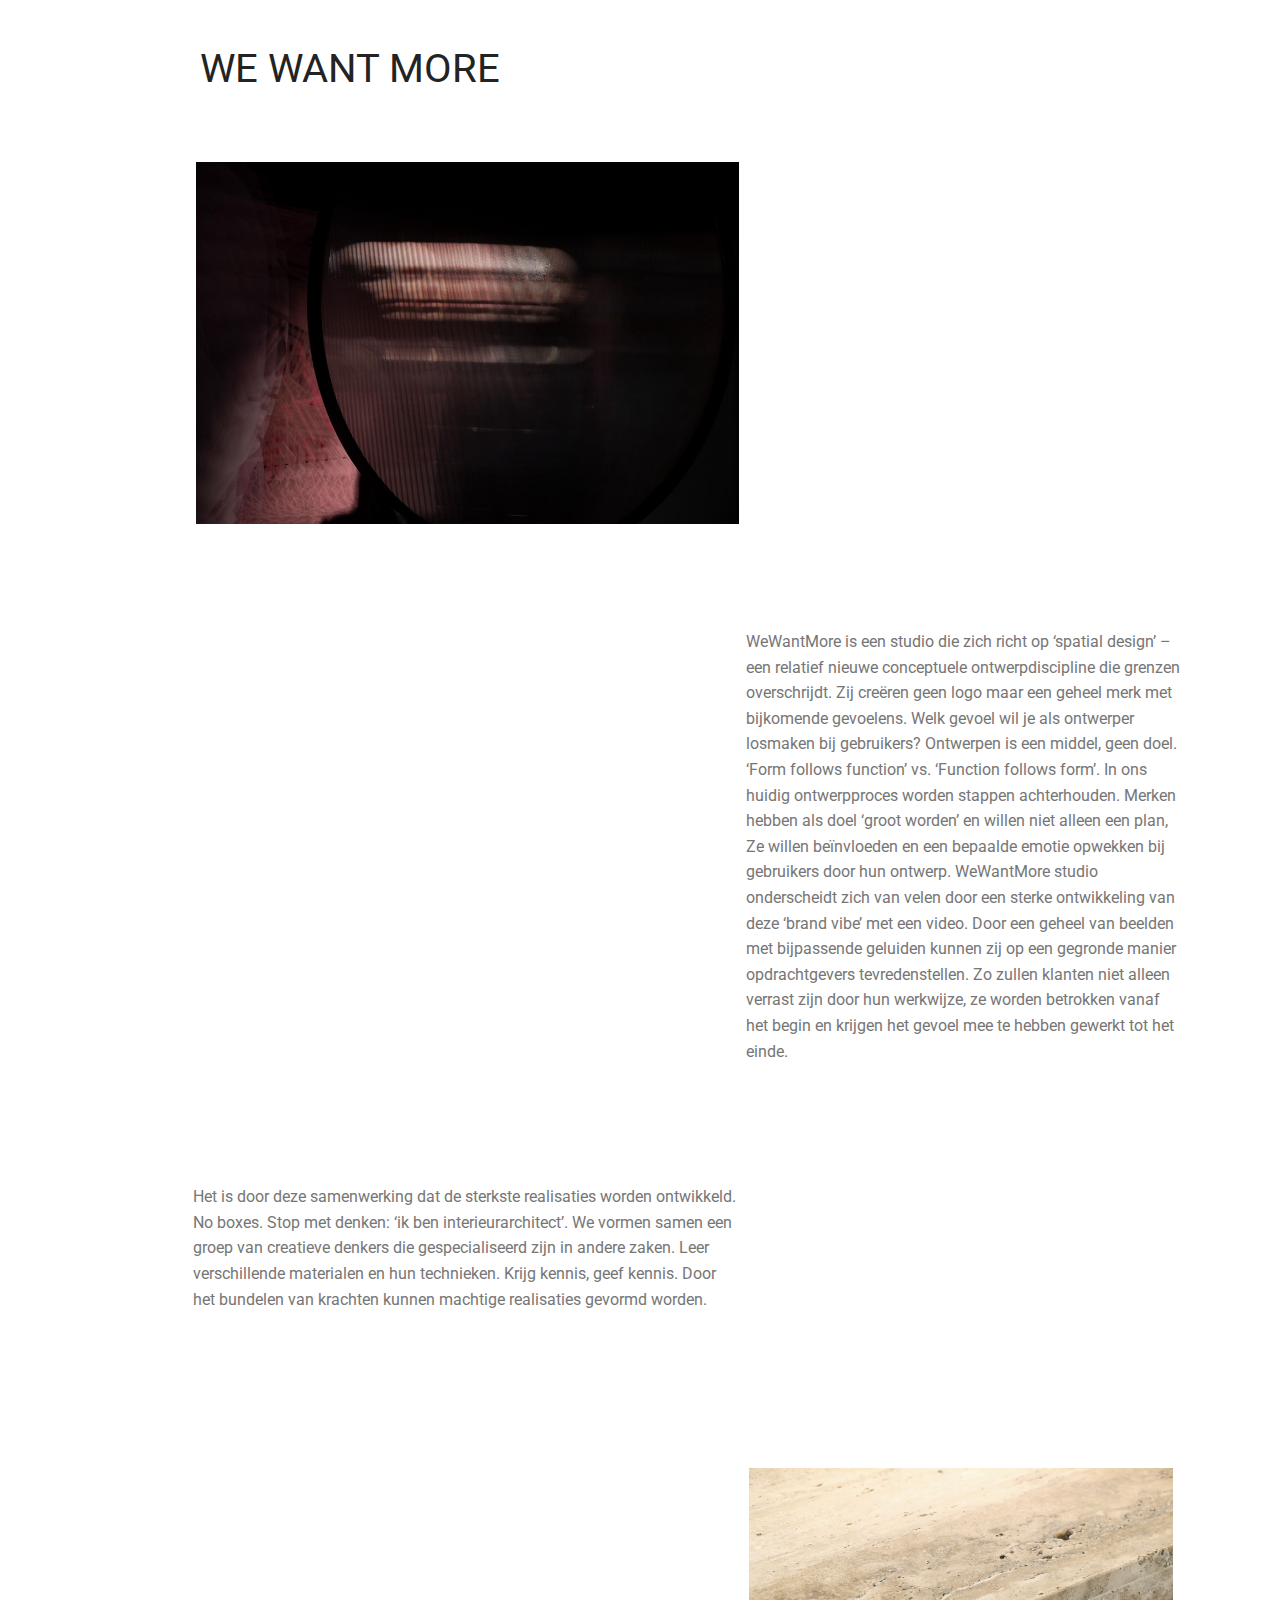
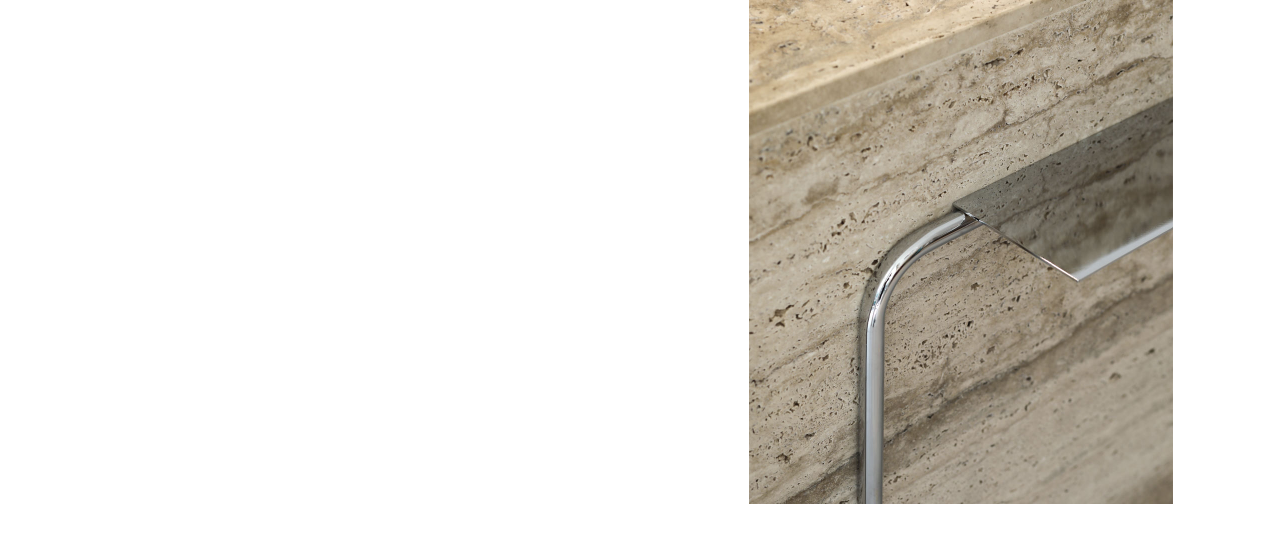
<file: page5.html>
<!DOCTYPE html>
<html  >
<head>
  <!-- Site made with Mobirise Website Builder v4.11.6, https://mobirise.com -->
  <meta charset="UTF-8">
  <meta http-equiv="X-UA-Compatible" content="IE=edge">
  <meta name="generator" content="Mobirise v4.11.6, mobirise.com">
  <meta name="viewport" content="width=device-width, initial-scale=1, minimum-scale=1">
  <link rel="shortcut icon" href="assets/images/logo4.png" type="image/x-icon">
  <meta name="description" content="Web Site Maker Description">
  
  <title>Katern A</title>
  <link rel="stylesheet" href="assets/web/assets/mobirise-icons/mobirise-icons.css">
  <link rel="stylesheet" href="assets/bootstrap/css/bootstrap.min.css">
  <link rel="stylesheet" href="assets/bootstrap/css/bootstrap-grid.min.css">
  <link rel="stylesheet" href="assets/bootstrap/css/bootstrap-reboot.min.css">
  <link rel="stylesheet" href="assets/tether/tether.min.css">
  <link rel="stylesheet" href="assets/dropdown/css/style.css">
  <link rel="stylesheet" href="assets/theme/css/style.css">
  <link rel="preload" as="style" href="assets/mobirise/css/mbr-additional.css"><link rel="stylesheet" href="assets/mobirise/css/mbr-additional.css" type="text/css">
  
  
  
</head>
<body>
  <section class="menu cid-rKticejaUu" once="menu" id="menu2-3p">

    

    <nav class="navbar navbar-expand beta-menu navbar-dropdown align-items-center navbar-fixed-top navbar-toggleable-sm bg-color transparent">
        <button class="navbar-toggler navbar-toggler-right" type="button" data-toggle="collapse" data-target="#navbarSupportedContent" aria-controls="navbarSupportedContent" aria-expanded="false" aria-label="Toggle navigation">
            <div class="hamburger">
                <span></span>
                <span></span>
                <span></span>
                <span></span>
            </div>
        </button>
        <div class="menu-logo">
            <div class="navbar-brand">
                
                
            </div>
        </div>
        <div class="collapse navbar-collapse" id="navbarSupportedContent">
            <ul class="navbar-nav nav-dropdown nav-right navbar-nav-top-padding" data-app-modern-menu="true"><li class="nav-item">
                    <a class="nav-link link text-black display-5" href="page2.html">
                        TEAM</a>
                </li><li class="nav-item dropdown"><a class="nav-link link text-black dropdown-toggle display-5" href="page4.html" data-toggle="dropdown-submenu" aria-expanded="false">ABC</a><div class="dropdown-menu"><a class="text-black dropdown-item display-5" href="page5.html">A</a><a class="text-black dropdown-item display-5" href="page6.html" aria-expanded="false">B</a><a class="text-black dropdown-item display-5" href="page7.html" aria-expanded="false">C</a></div></li><li class="nav-item">
                    <a class="nav-link link text-black display-5" href="page3.html" aria-expanded="false">
                        PROCES</a>
                </li><li class="nav-item"><a class="nav-link link text-black display-5" href="page4.html">FEIL</a></li><li class="nav-item"><a class="nav-link link text-black display-5" href="page1.html" aria-expanded="false">
                        HOME</a></li></ul>
            
        </div>
    </nav>
</section>

<section class="engine"><a href="https://mobirise.info/q">free responsive website templates</a></section><section class="header1 cid-rKrS3GJ40c" id="header16-1q">

    

    

    <div class="container">
        <div class="row justify-content-md-center">
            <div class="col-md-10 align-center">
                <h1 class="mbr-section-title mbr-bold pb-3 mbr-fonts-style display-5"><span style="font-weight: normal;">&nbsp;ATELIER BONTEKOE-VAN PUT</span></h1>
                
                
                
            </div>
        </div>
    </div>

</section>

<section class="cid-rKrSOJKnV3" id="image4-1r">
    <!-- Block parameters controls (Blue "Gear" panel) -->
    
    <!-- End block parameters -->
    <div class="container images-container">
            <div class="media-container-row" style="width: 80%;">
                <div class="img-item item1" style="width: 177%;">
                    <img src="assets/images/287144-640x360.jpg" alt="" title="">
                    
                </div>
                <div class="img-item">
                    <img src="assets/images/screen-shot-2019-12-04-at-21.22.50-626x318.png" alt="" title="">
                    
                </div>
            </div>
    </div>
</section>

<section class="mbr-section content7 cid-rKrV97WYvl" id="content7-1w">
          
    

    <div class="container">
        <div class="media-container-row">
            <div class="col-12 col-md-12">
                <div class="media-container-row">
                    <div class="media-content">
                        <div class="mbr-section-text">
                            <p class="mbr-text align-right mb-0 mbr-fonts-style display-5">Hun atelier vestigt zich in originele leegstaande panden met een korte huurtermijn.
<br>Zo besparen ze als jonge ondernemers. Deze bewuste keuze zorgt voor een zekere dynamiek waar zowel Jonas van Put en Jaap Bontekoe sterk naar op zoek zijn. Voordelige kwaliteit.<br><br>Hun atelier vestigt zich in originele leegstaande panden met een korte huurtermijn.
<br>Zo besparen ze als jonge ondernemers. Deze bewuste keuze zorgt voor een zekere dynamiek waar zowel Jonas van Put en Jaap Bontekoe sterk naar op zoek zijn. Voordelige kwaliteit.
Atelier Bontekoe Van Put werkt rond vier belangrijke factoren:
<br>De schaal creëert een verhouding tussen allerlei zaken die een onderlinge spanning opbouwen. Hoe kan zonder te veel materiaalgebruik een enorme tijdelijke impact gecreëerd worden? Een interessant project was Cloud 9,
een verplaatsbaar ‘ballenbad’ voor volwassenen waar intieme ruimtes gemaakt kunnen worden in een groter
geheel.
Bij Interactie-Isolement werd de sociale interactie aangekaart door het ontwerp <br>van ‘de observer’, een zoektocht naar rust in de massa en een verbreding van de horizon. Zijn tegenhanger was ‘BizziJungle’, waar vooral naar de mens als ‘samen’ werd gekeken.</p>
                        </div>
                    </div>
                    <div class="mbr-figure" style="width: 140%;">
                     <img src="assets/images/screen-shot-2019-12-04-at-21.22.50-629x320.png" alt="Mobirise" title="">  
                    </div>
                </div>
            </div>
        </div>
    </div>
</section>

<section class="mbr-section content7 cid-rKrVVRFmib" id="content7-1x">
          
    

    <div class="container">
        <div class="media-container-row">
            <div class="col-12 col-md-10">
                <div class="media-container-row">
                    <div class="media-content">
                        <div class="mbr-section-text">
                            <p class="mbr-text align-right mb-0 mbr-fonts-style display-5">Het volgen van een eigen Intuïti blijft voor het duo een belangrijk aspect in het ontwerpproces.<br> Het is een vorm van weten zonder voorafgaande redenering. Een mooi voorbeeld hiervan is de inrichting van de handtassenwinkel voor ontwerper Lies Mertens. Bij dit project was er een zeer klein verschil tussen het eerste ontwerp en de uiteindelijke realisatie van de shop.
Experimenteren ziet men als ‘the greater good’, <br>een noodzakelijkheid. Ongeacht of iets ethisch correct is of functioneel absurd.
￼<br><br>Er is een groot verschil in de manier waarop wij over experimenteren denken en hoe zij als atelier werken.
<br>Zij zien dit als een absolute noodzaak, terwijl ons experiment zich beperkt tot plan en/of maquette. <br>Door hun creatieve mind-set en de aandacht om mensen te verbinden door hun objecten, slagen zij in hun opzet.
Wat ons als groep vooral getriggerd heeft maar toch ook een zeker ongeloof gaf, is de manier <br>waarop hij
vertelde hoe gemakkelijk alles voor hem liep. Zo gemakkelijk dat bepaalde zaken surrealistisch leken, alsof zijn weg naar succes op voorhand was uitgestippeld. Een gesprek met de organisatoren van WeCanDance, een bezoek aan Chicago, een privé- opdracht voor een rijke Zwitser? Hij deed het allemaal binnen een tijdsperiode van 6 jaar nadat hij afgestudeerd was aan deze universiteit. Wat is het geheim achter zo’n gigantisch succes? Wat kunnen wij doen om aandacht te krijgen?
Ons wordt geleerd het volledige proces te doorlopen alvorens we een definitief ontwerp voorleggen. Bij Van Put ontbraken er verschillende stappen, <br>zo ging men bij verschillende projecten rechtstreeks van de eerste
proefmaquette naar het uiteindelijke ontwerp. Wij stellen ons de vraag of opdrachtgevers meteen akkoord gaan?
In ons leerproces kunnen we in het slechtste geval elke week opnieuw beginnen. Door deze verschillen lijken sommige zaken heel <br>ver weg van degene die wij vandaag te ervaren krijgen.<br></p>
                        </div>
                    </div>
                    <div class="mbr-figure" style="width: 60%;">
                     <img src="assets/images/screen-shot-2019-12-04-at-21.22.50-574x292.png" alt="Mobirise" title="">  
                    </div>
                </div>
            </div>
        </div>
    </div>
</section>

<section class="cid-rKrWG9qsPj" id="image4-1y">
    <!-- Block parameters controls (Blue "Gear" panel) -->
    
    <!-- End block parameters -->
    <div class="container images-container">
            <div class="media-container-row" style="width: 96%;">
                <div class="img-item item1" style="width: 147%;">
                    <img src="assets/images/screen-shot-2019-12-04-at-21.22.50-629x320.png" alt="" title="">
                    
                </div>
                <div class="img-item">
                    <img src="assets/images/9-pangea-milan-848x1130.jpg" alt="" title="">
                    
                </div>
            </div>
    </div>
</section>

<section class="header1 cid-rKrZYoSMqH" id="header16-22">

    

    

    <div class="container">
        <div class="row justify-content-md-center">
            <div class="col-md-10 align-center">
                
                
                
                
            </div>
        </div>
    </div>

</section>

<section class="header1 cid-rKrZFB7Udr" id="header16-20">

    

    

    <div class="container">
        <div class="row justify-content-md-center">
            <div class="col-md-10 align-center">
                <h1 class="mbr-section-title mbr-bold pb-3 mbr-fonts-style display-5"><span style="font-weight: normal;">&nbsp; WE WANT MORE</span></h1>
                
                
                
            </div>
        </div>
    </div>

</section>

<section class="cid-rKs0DQWRfU" id="image4-23">
    <!-- Block parameters controls (Blue "Gear" panel) -->
    
    <!-- End block parameters -->
    <div class="container images-container">
            <div class="media-container-row" style="width: 80%;">
                <div class="img-item item1" style="width: 177%;">
                    <img src="assets/images/anonymoussix-04-2560x1707-1086x724.jpg" alt="" title="">
                    
                </div>
                <div class="img-item">
                    <img src="assets/images/screen-shot-2019-12-04-at-21.22.50-626x318.png" alt="" title="">
                    
                </div>
            </div>
    </div>
</section>

<section class="mbr-section content7 cid-rKs1aO6H7K" id="content7-24">
          
    

    <div class="container">
        <div class="media-container-row">
            <div class="col-12 col-md-12">
                <div class="media-container-row">
                    <div class="media-content">
                        <div class="mbr-section-text">
                            <p class="mbr-text align-right mb-0 mbr-fonts-style display-5">WeWantMore is een studio die zich richt op ‘spatial design’ – een relatief nieuwe conceptuele ontwerpdiscipline die grenzen overschrijdt.
Zij creëren geen logo maar een geheel merk met bijkomende gevoelens. Welk gevoel wil je als ontwerper losmaken bij gebruikers?
Ontwerpen is een middel, geen doel. ‘Form follows function’ vs. ‘Function follows form’.
In ons huidig ontwerpproces worden stappen achterhouden. Merken hebben als doel ‘groot worden’ en willen niet alleen een plan, Ze willen beïnvloeden en een bepaalde emotie
opwekken bij gebruikers door hun ontwerp. WeWantMore studio onderscheidt zich van velen door een sterke ontwikkeling van deze ‘brand vibe’ met een video. Door een geheel van beelden met bijpassende geluiden kunnen zij op een gegronde manier opdrachtgevers tevredenstellen.
Zo zullen klanten niet alleen verrast zijn door hun werkwijze,
ze worden betrokken vanaf het begin en krijgen het gevoel mee te hebben gewerkt tot het einde.</p>
                        </div>
                    </div>
                    <div class="mbr-figure" style="width: 140%;">
                     <img src="assets/images/screen-shot-2019-12-04-at-21.22.50-629x320.png" alt="Mobirise" title="">  
                    </div>
                </div>
            </div>
        </div>
    </div>
</section>

<section class="mbr-section content7 cid-rKs1G1WO5P" id="content7-25">
          
    

    <div class="container">
        <div class="media-container-row">
            <div class="col-12 col-md-10">
                <div class="media-container-row">
                    <div class="media-content">
                        <div class="mbr-section-text">
                            <p class="mbr-text align-right mb-0 mbr-fonts-style display-5">Het is door deze samenwerking dat de sterkste realisaties worden ontwikkeld. No boxes. Stop met denken: ‘ik ben interieurarchitect’. We vormen samen een groep van creatieve denkers die gespecialiseerd zijn in andere zaken. Leer verschillende materialen en hun technieken.
Krijg kennis, geef kennis. Door het bundelen van krachten kunnen machtige realisaties gevormd worden.<br><br><br></p>
                        </div>
                    </div>
                    <div class="mbr-figure" style="width: 60%;">
                     <img src="assets/images/screen-shot-2019-12-04-at-21.22.50-574x292.png" alt="Mobirise" title="">  
                    </div>
                </div>
            </div>
        </div>
    </div>
</section>

<section class="cid-rKtoaIWt82" id="image4-3u">
    <!-- Block parameters controls (Blue "Gear" panel) -->
    
    <!-- End block parameters -->
    <div class="container images-container">
            <div class="media-container-row" style="width: 96%;">
                <div class="img-item item1" style="width: 147%;">
                    <img src="assets/images/screen-shot-2019-12-04-at-21.22.50-629x320.png" alt="" title="">
                    
                </div>
                <div class="img-item">
                    <img src="assets/images/gigue10-1707x2560-848x1272.jpg" alt="" title="">
                    
                </div>
            </div>
    </div>
</section>


  <script src="assets/web/assets/jquery/jquery.min.js"></script>
  <script src="assets/popper/popper.min.js"></script>
  <script src="assets/bootstrap/js/bootstrap.min.js"></script>
  <script src="assets/web/assets/cookies-alert-plugin/cookies-alert-core.js"></script>
  <script src="assets/web/assets/cookies-alert-plugin/cookies-alert-script.js"></script>
  <script src="assets/tether/tether.min.js"></script>
  <script src="assets/smoothscroll/smooth-scroll.js"></script>
  <script src="assets/dropdown/js/nav-dropdown.js"></script>
  <script src="assets/dropdown/js/navbar-dropdown.js"></script>
  <script src="assets/touchswipe/jquery.touch-swipe.min.js"></script>
  <script src="assets/theme/js/script.js"></script>
  
  
<input name="cookieData" type="hidden" data-cookie-customDialogSelector='null' data-cookie-colorText='#424a4d' data-cookie-colorBg='rgba(234, 239, 241, 0.44)' data-cookie-textButton='Agree' data-cookie-colorButton='' data-cookie-colorLink='#424a4d' data-cookie-underlineLink='true' data-cookie-text="We use cookies to give you the best experience. Read our <a href='privacy.html'>cookie policy</a>.">
   <div id="scrollToTop" class="scrollToTop mbr-arrow-up"><a style="text-align: center;"><i class="mbr-arrow-up-icon mbr-arrow-up-icon-cm cm-icon cm-icon-smallarrow-up"></i></a></div>
  </body>
</html>
</file>
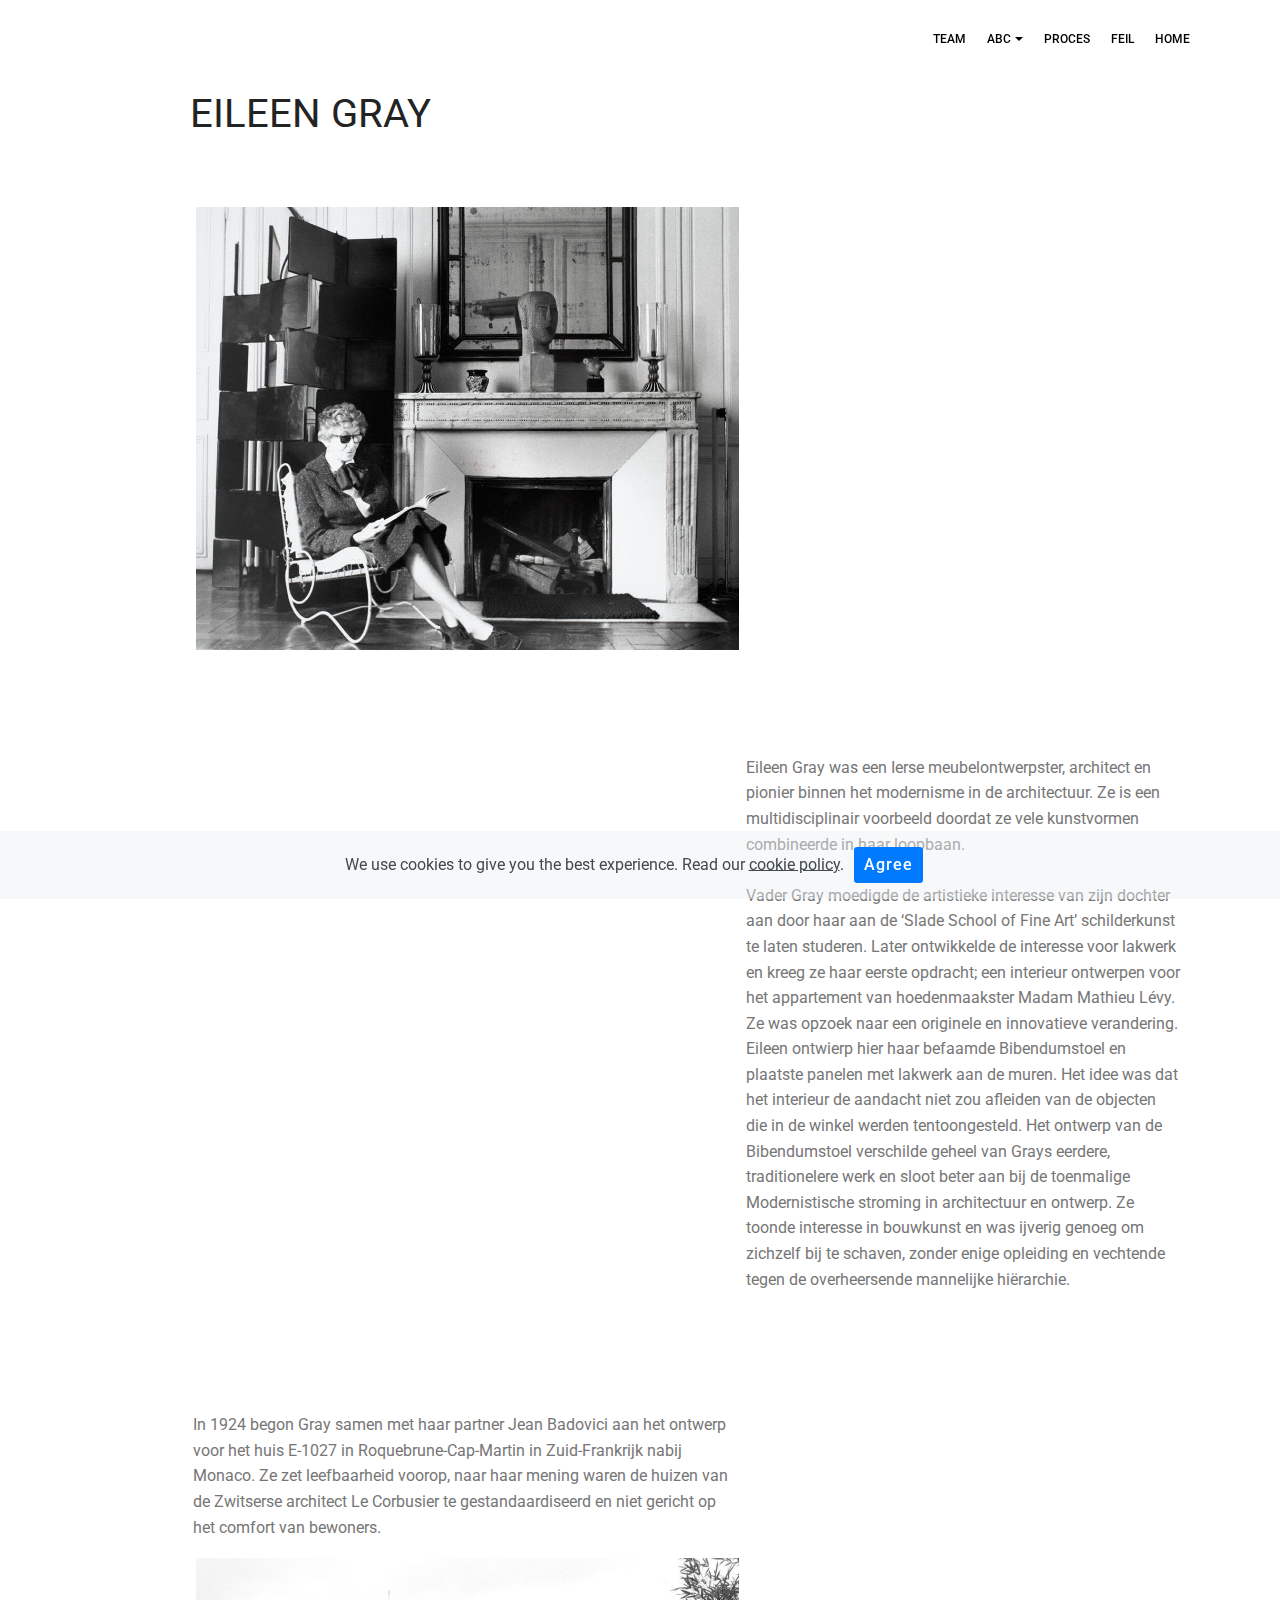
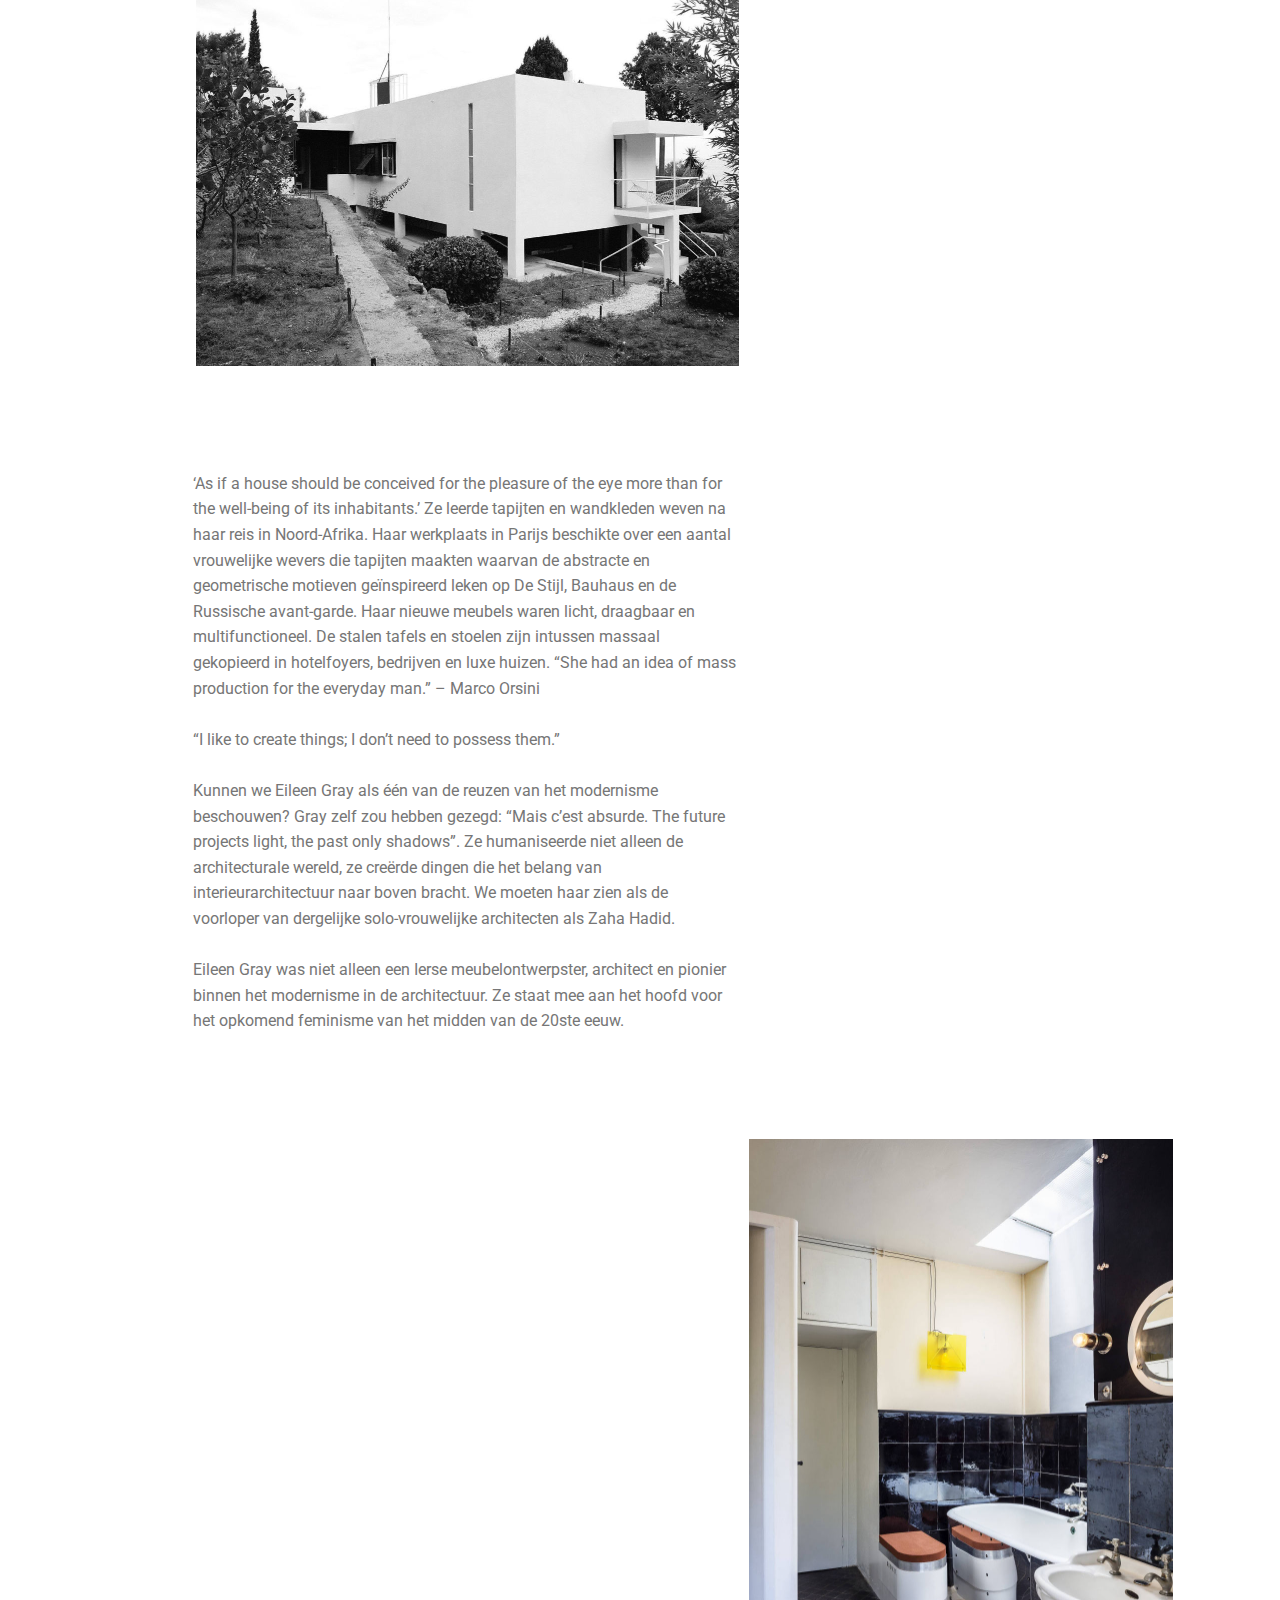
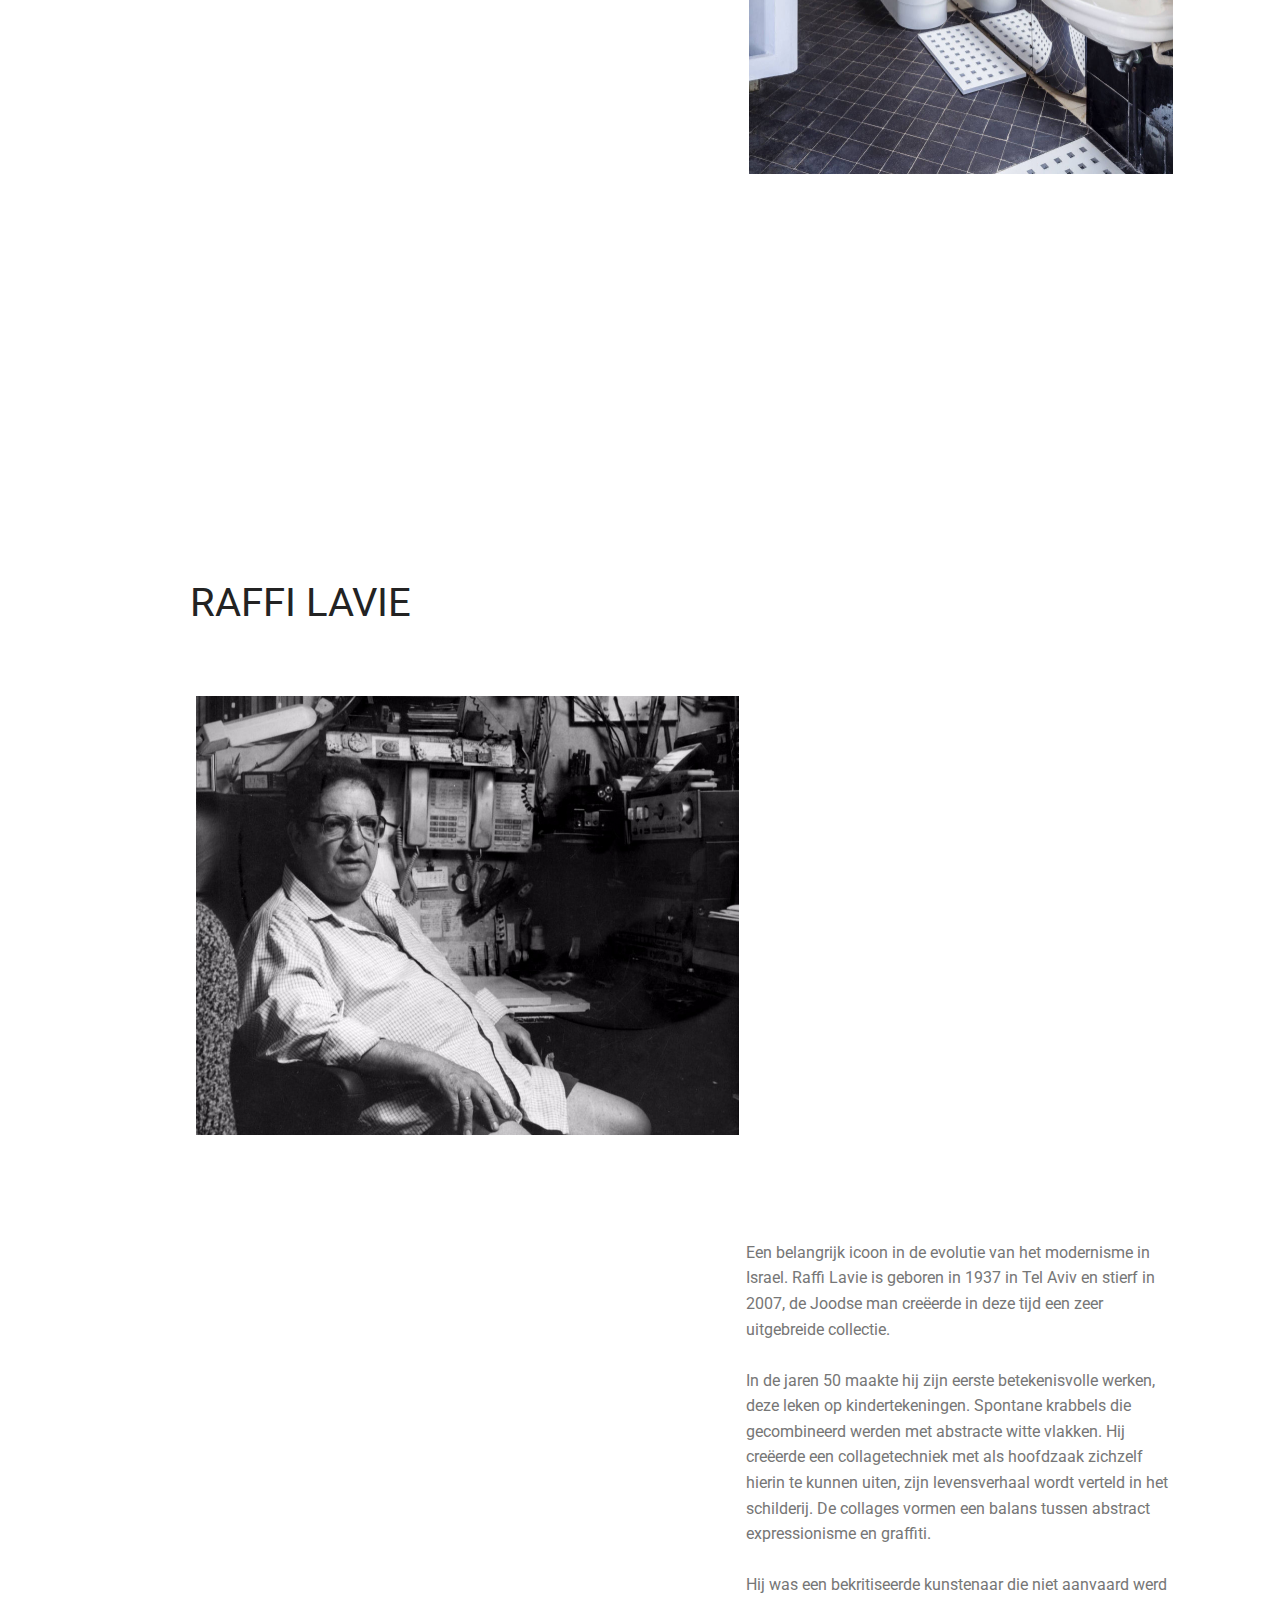
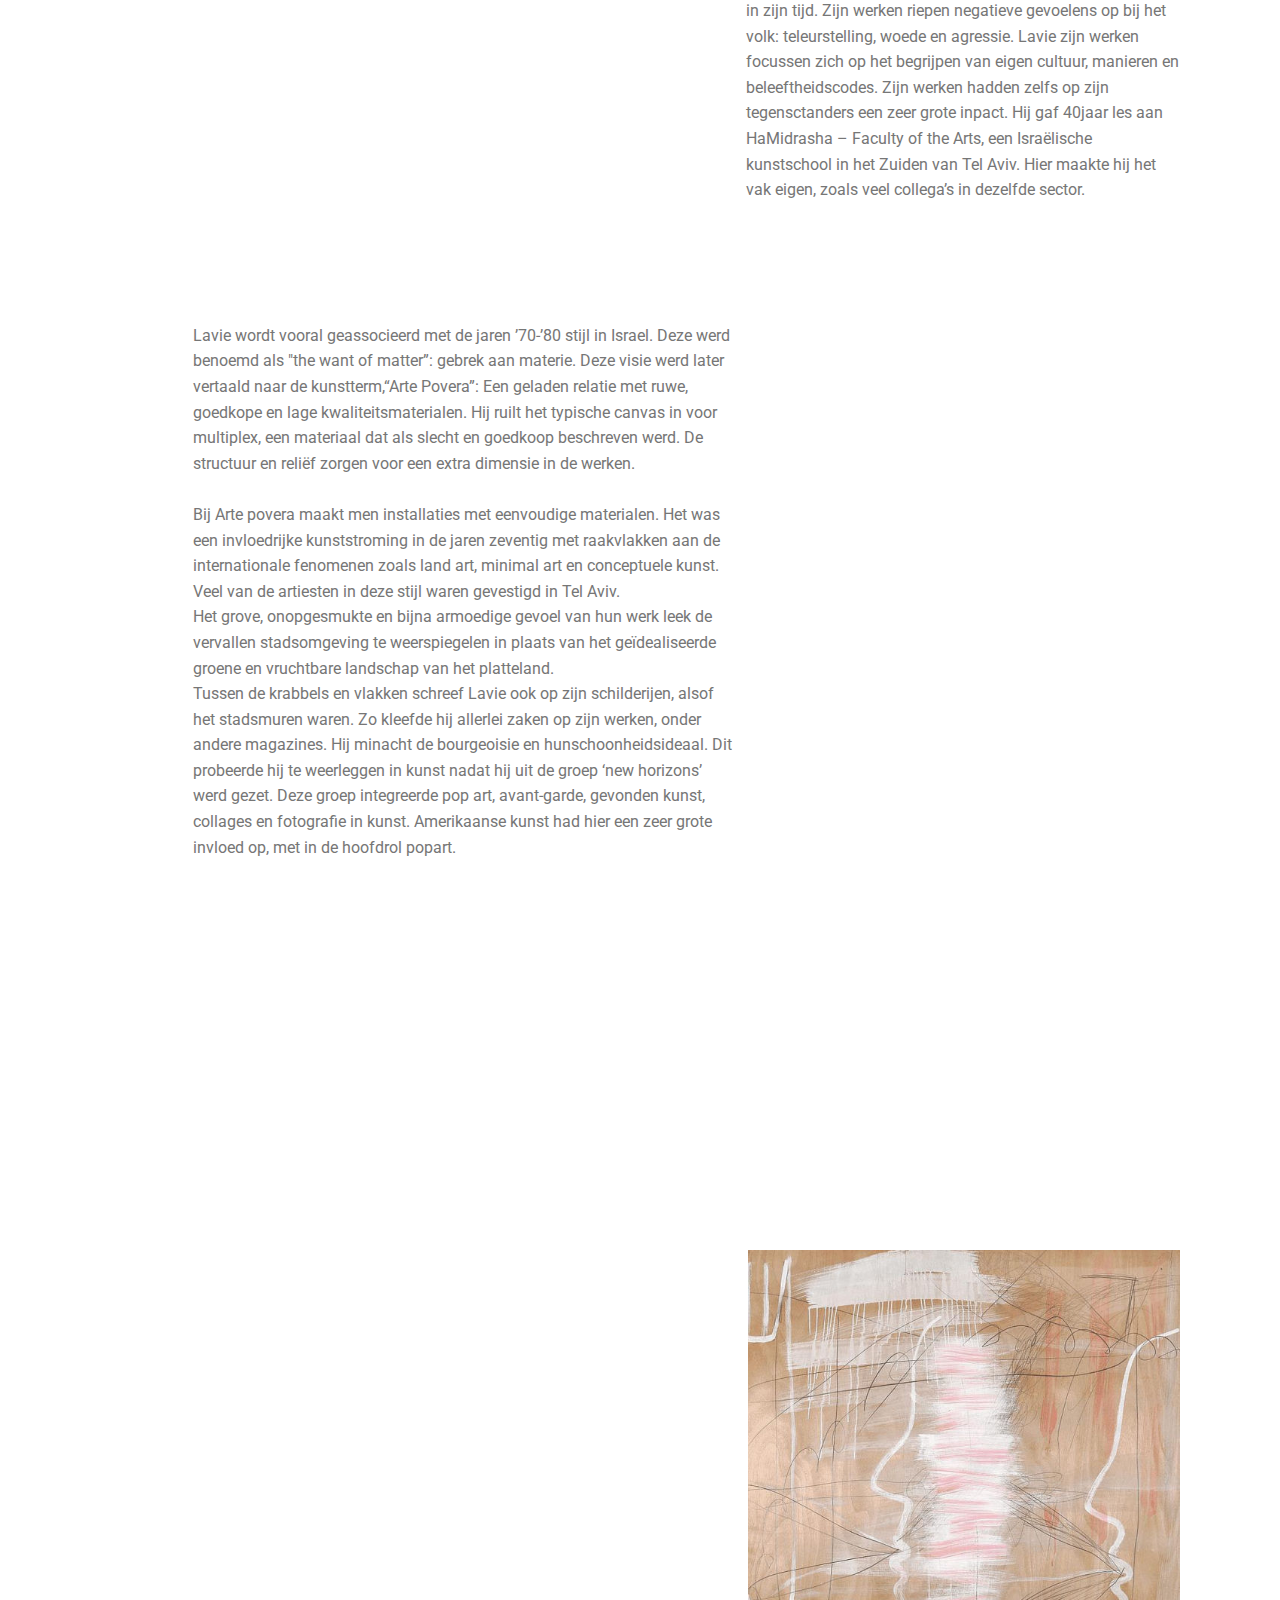
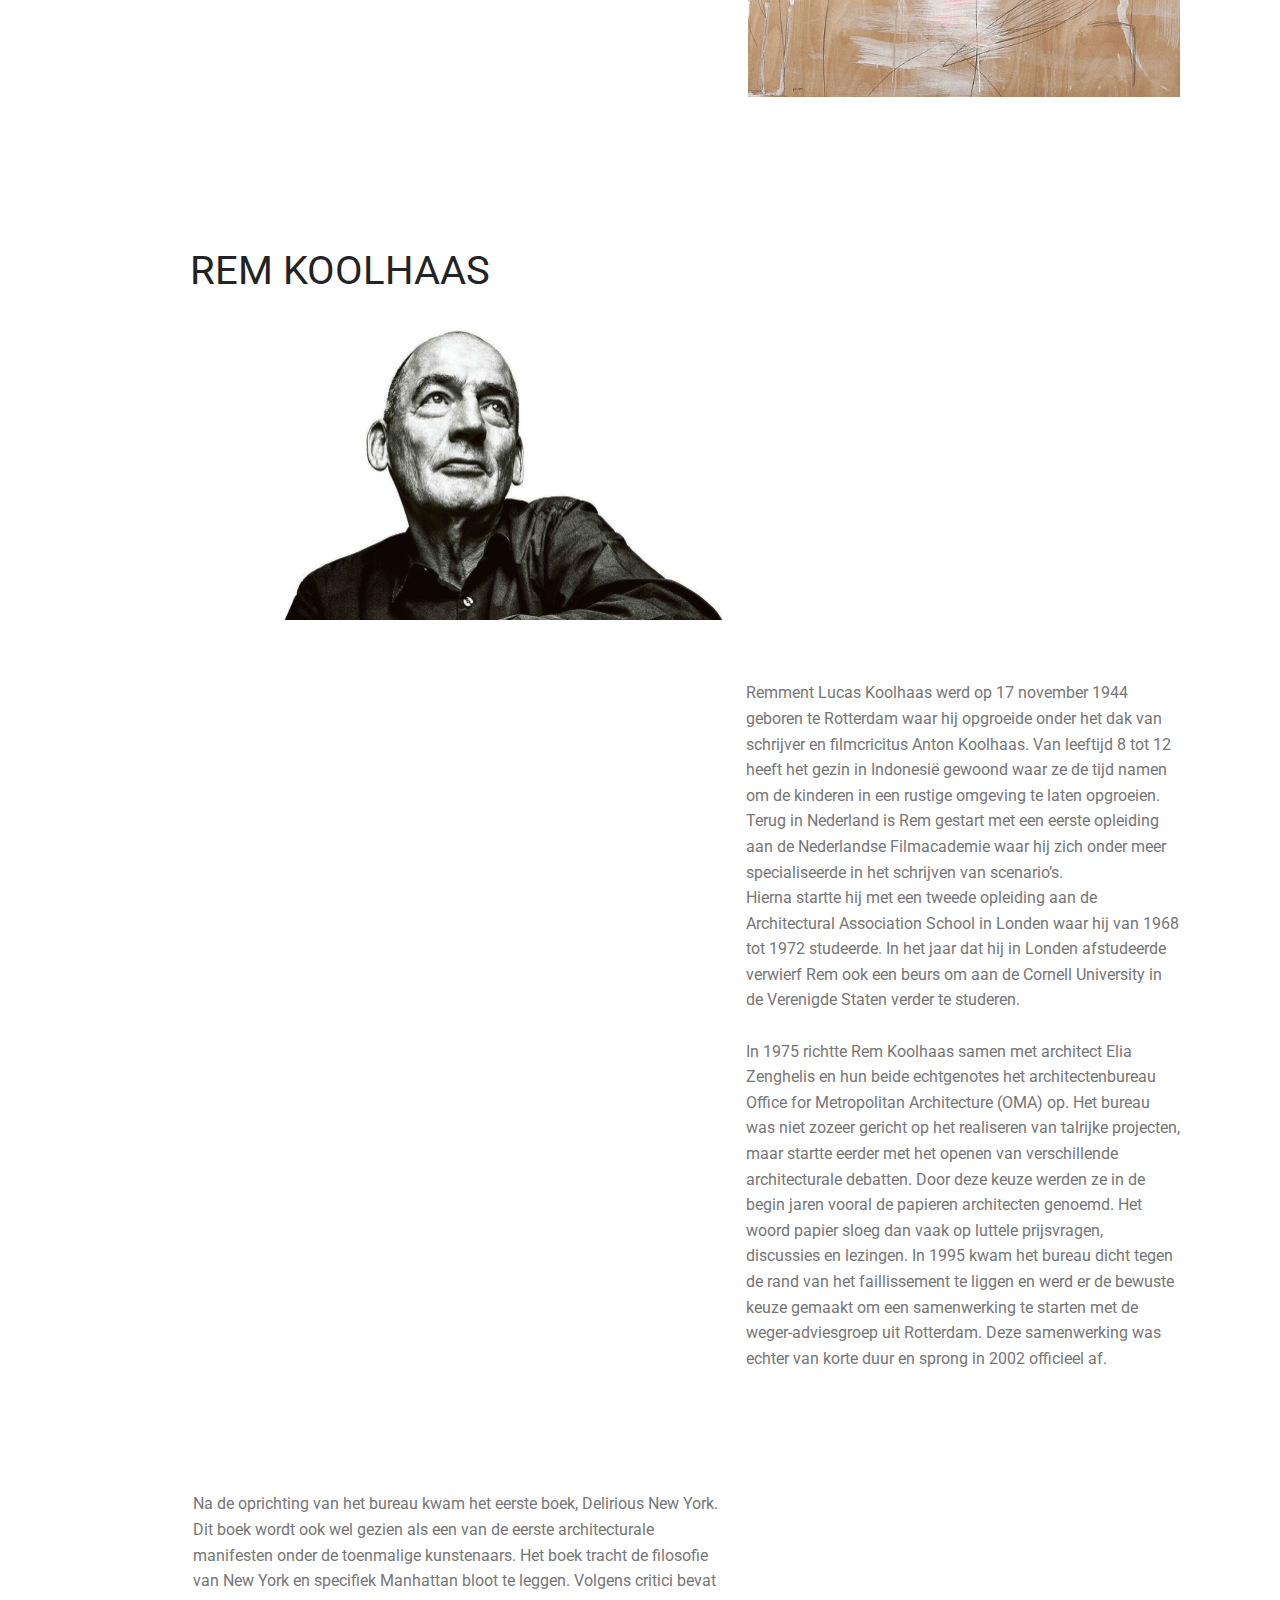
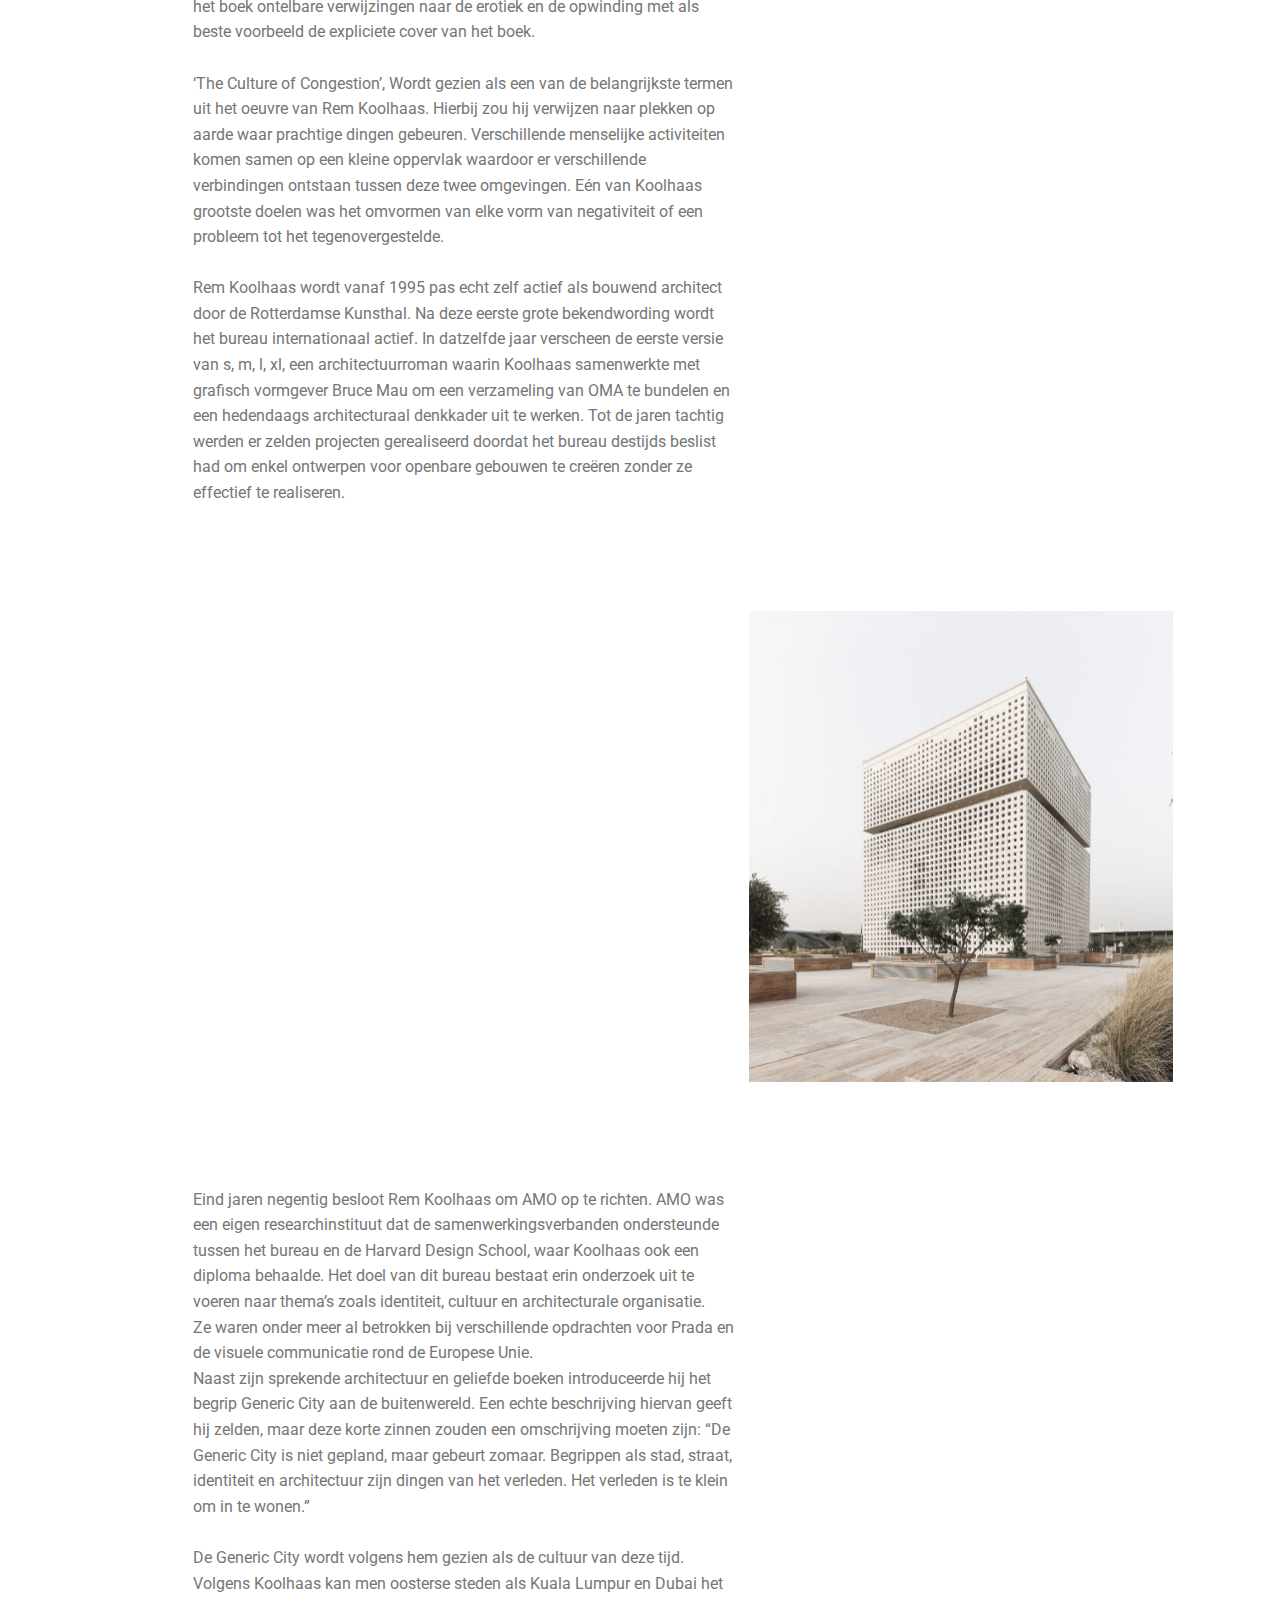
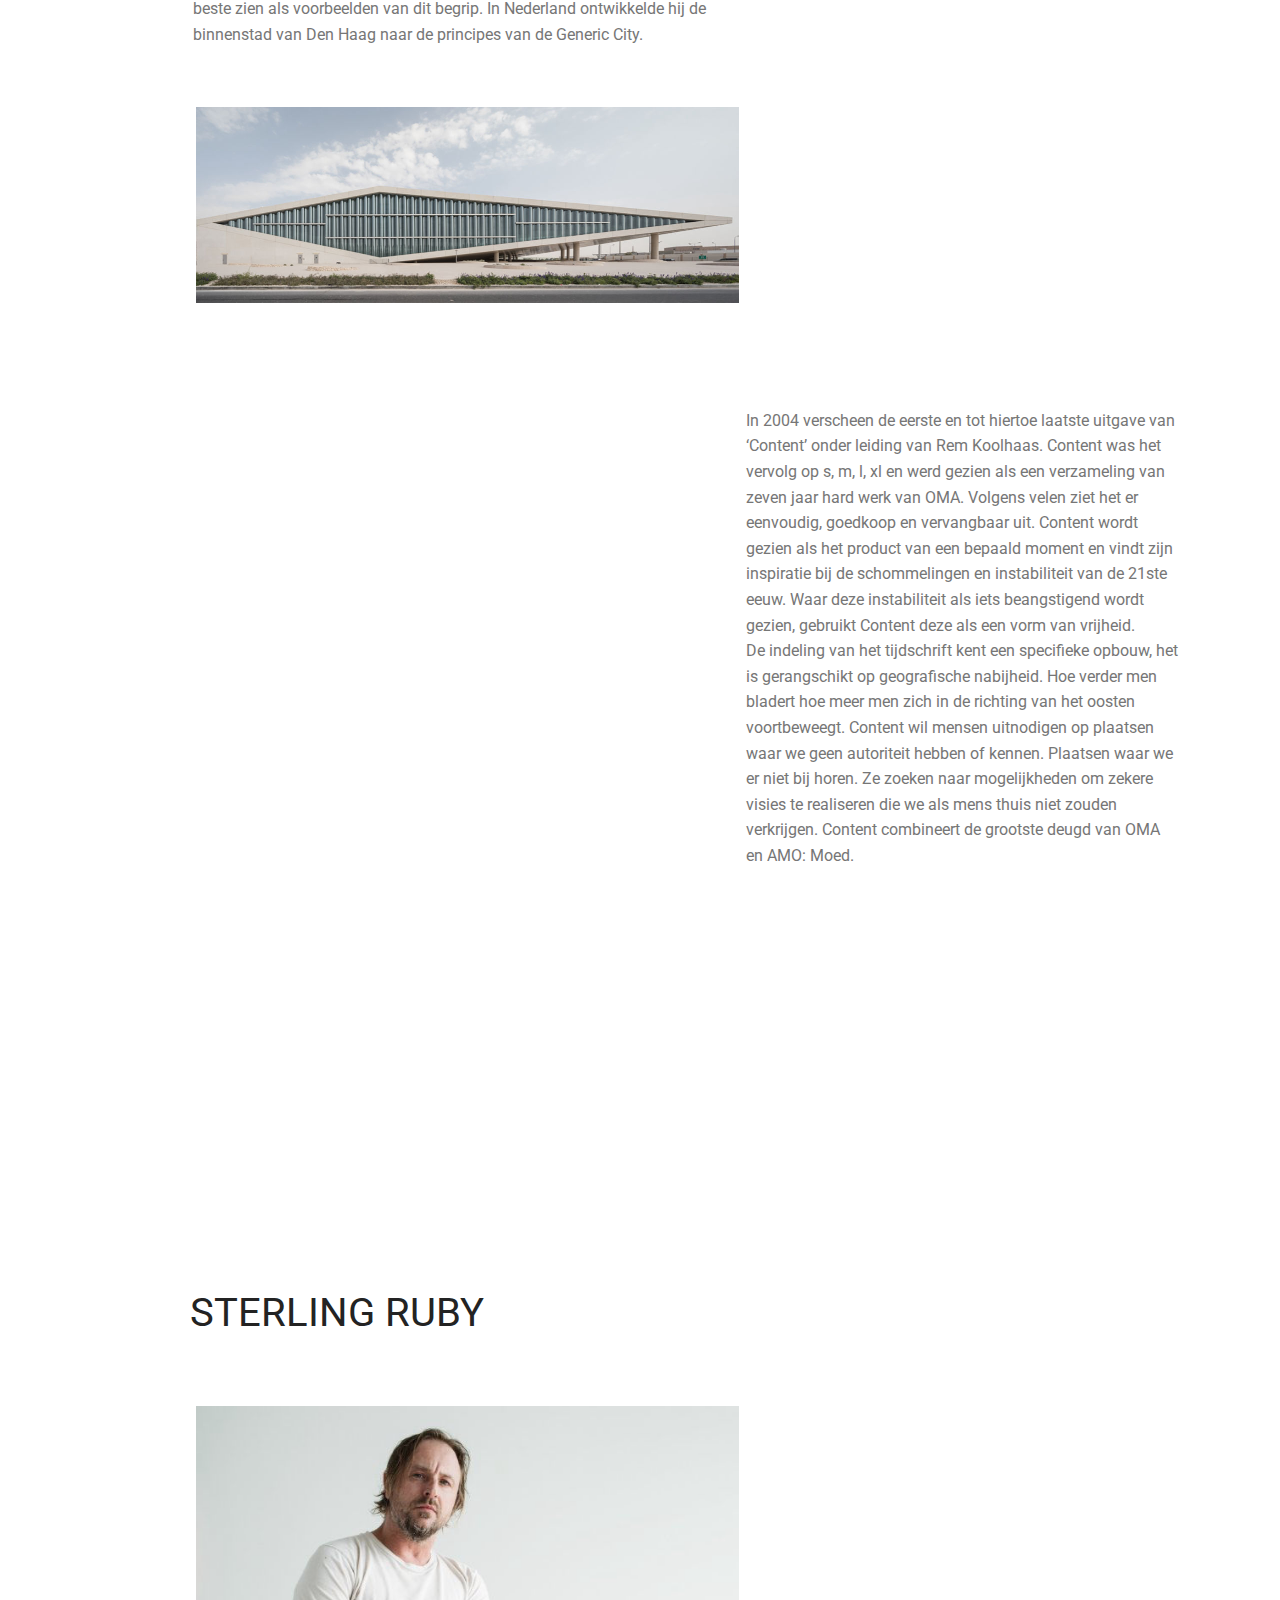
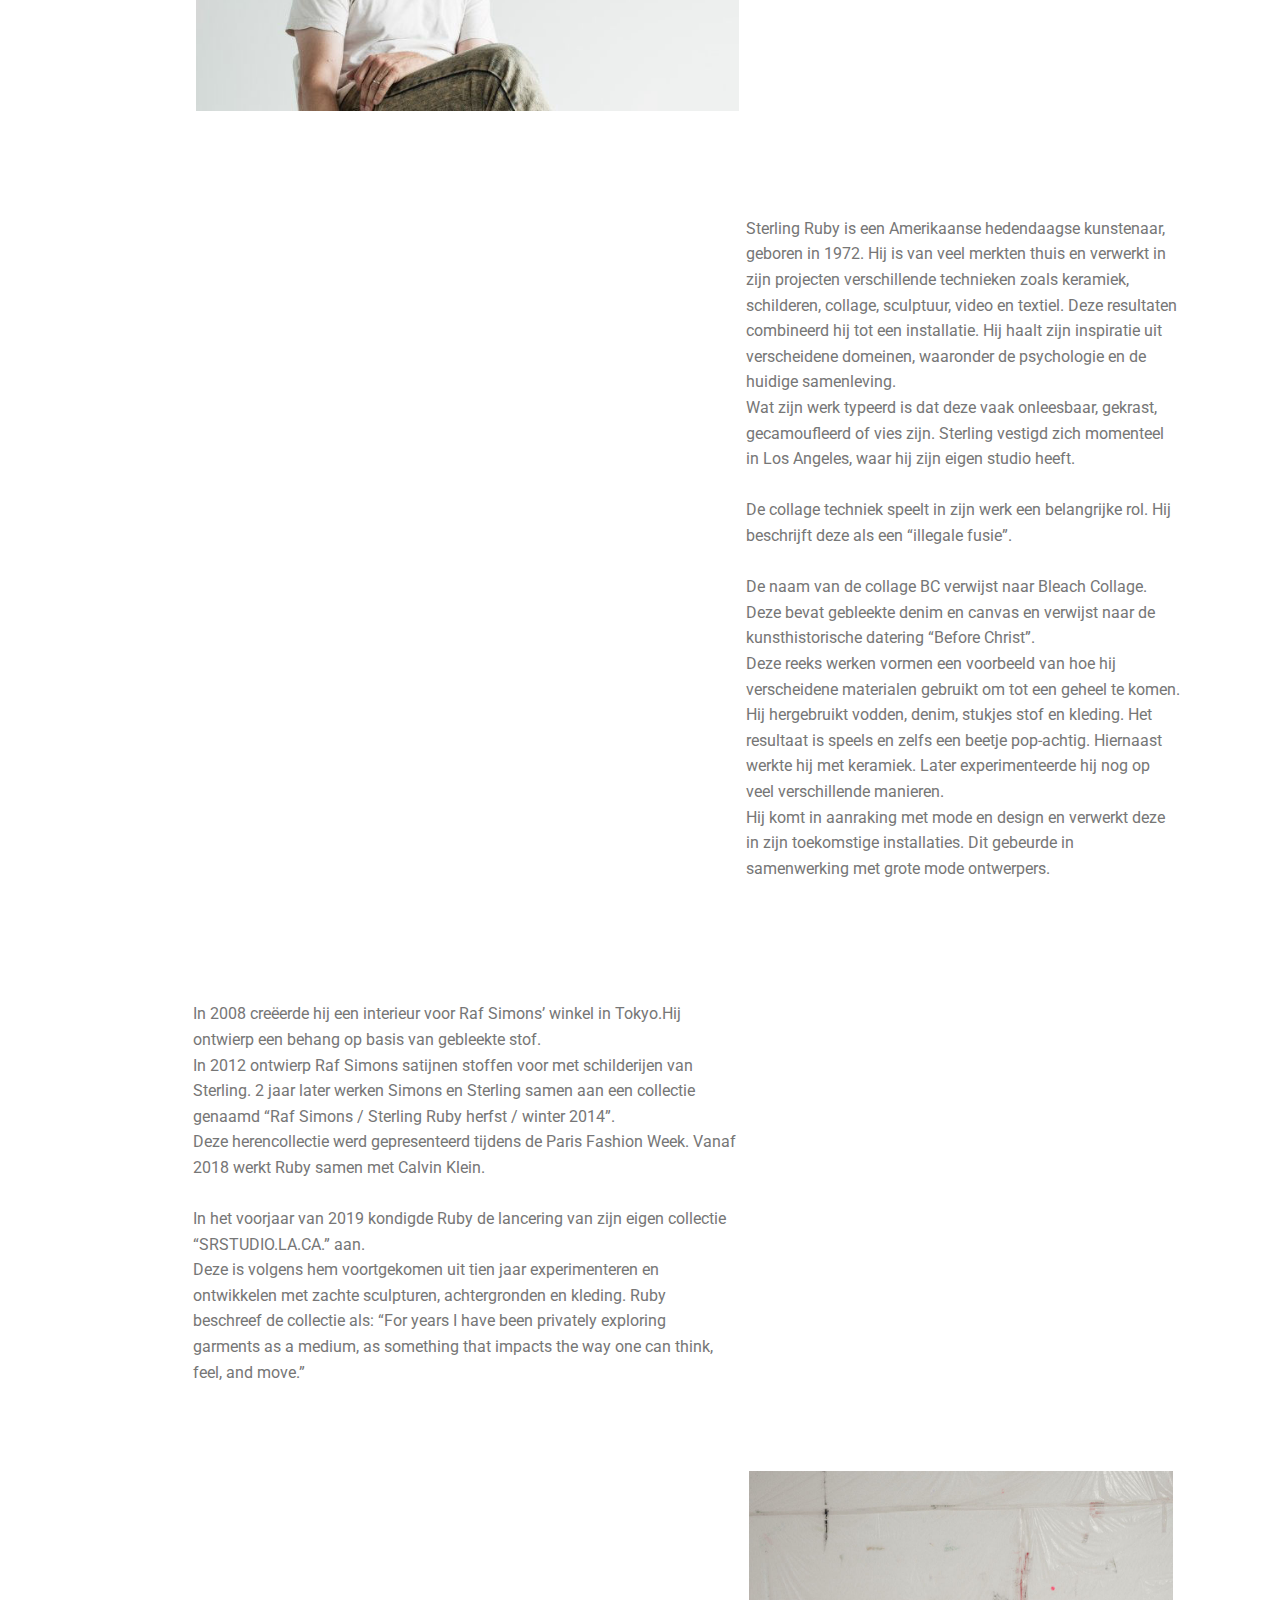
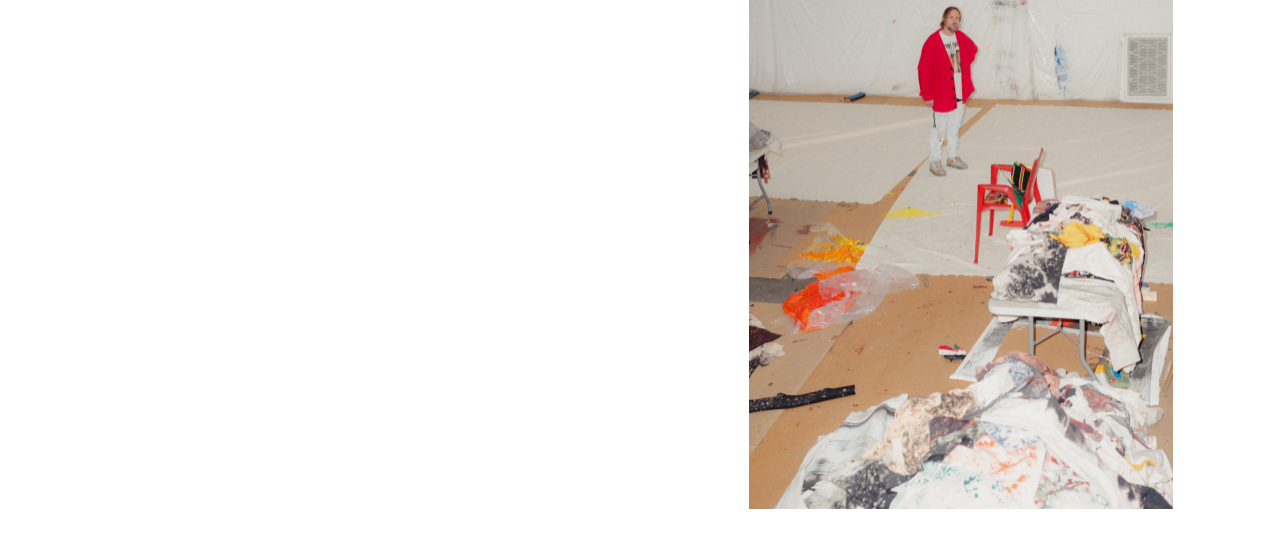
<file: page6.html>
<!DOCTYPE html>
<html  >
<head>
  <!-- Site made with Mobirise Website Builder v4.11.6, https://mobirise.com -->
  <meta charset="UTF-8">
  <meta http-equiv="X-UA-Compatible" content="IE=edge">
  <meta name="generator" content="Mobirise v4.11.6, mobirise.com">
  <meta name="viewport" content="width=device-width, initial-scale=1, minimum-scale=1">
  <link rel="shortcut icon" href="assets/images/logo4.png" type="image/x-icon">
  <meta name="description" content="Web Site Builder Description">
  
  <title>Katern B</title>
  <link rel="stylesheet" href="assets/web/assets/mobirise-icons/mobirise-icons.css">
  <link rel="stylesheet" href="assets/bootstrap/css/bootstrap.min.css">
  <link rel="stylesheet" href="assets/bootstrap/css/bootstrap-grid.min.css">
  <link rel="stylesheet" href="assets/bootstrap/css/bootstrap-reboot.min.css">
  <link rel="stylesheet" href="assets/tether/tether.min.css">
  <link rel="stylesheet" href="assets/dropdown/css/style.css">
  <link rel="stylesheet" href="assets/theme/css/style.css">
  <link rel="preload" as="style" href="assets/mobirise/css/mbr-additional.css"><link rel="stylesheet" href="assets/mobirise/css/mbr-additional.css" type="text/css">
  
  
  
</head>
<body>
  <section class="menu cid-rKthNUwbyI" once="menu" id="menu2-3o">

    

    <nav class="navbar navbar-expand beta-menu navbar-dropdown align-items-center navbar-fixed-top navbar-toggleable-sm bg-color transparent">
        <button class="navbar-toggler navbar-toggler-right" type="button" data-toggle="collapse" data-target="#navbarSupportedContent" aria-controls="navbarSupportedContent" aria-expanded="false" aria-label="Toggle navigation">
            <div class="hamburger">
                <span></span>
                <span></span>
                <span></span>
                <span></span>
            </div>
        </button>
        <div class="menu-logo">
            <div class="navbar-brand">
                
                
            </div>
        </div>
        <div class="collapse navbar-collapse" id="navbarSupportedContent">
            <ul class="navbar-nav nav-dropdown nav-right navbar-nav-top-padding" data-app-modern-menu="true"><li class="nav-item">
                    <a class="nav-link link text-black display-5" href="page2.html">
                        TEAM</a>
                </li><li class="nav-item dropdown"><a class="nav-link link text-black dropdown-toggle display-5" href="page4.html" data-toggle="dropdown-submenu" aria-expanded="false">ABC</a><div class="dropdown-menu"><a class="text-black dropdown-item display-5" href="page5.html">A</a><a class="text-black dropdown-item display-5" href="page6.html" aria-expanded="false">B</a><a class="text-black dropdown-item display-5" href="page7.html" aria-expanded="false">C</a></div></li><li class="nav-item">
                    <a class="nav-link link text-black display-5" href="page3.html" aria-expanded="false">
                        PROCES</a>
                </li><li class="nav-item"><a class="nav-link link text-black display-5" href="page4.html">FEIL</a></li><li class="nav-item"><a class="nav-link link text-black display-5" href="page1.html" aria-expanded="false">
                        HOME</a></li></ul>
            
        </div>
    </nav>
</section>

<section class="engine"><a href="https://mobirise.info/c">free web builder</a></section><section class="header1 cid-rKs837TIjm" id="header16-29">

    

    

    <div class="container">
        <div class="row justify-content-md-center">
            <div class="col-md-10 align-center">
                <h1 class="mbr-section-title mbr-bold pb-3 mbr-fonts-style display-5"><span style="font-weight: normal;">&nbsp;EILEEN GRAY</span></h1>
                
                
                
            </div>
        </div>
    </div>

</section>

<section class="cid-rKs8JDkPgK" id="image4-2a">
    <!-- Block parameters controls (Blue "Gear" panel) -->
    
    <!-- End block parameters -->
    <div class="container images-container">
            <div class="media-container-row" style="width: 80%;">
                <div class="img-item item1" style="width: 177%;">
                    <img src="assets/images/eileen-gray-portrait-1030x840.jpg" alt="" title="">
                    
                </div>
                <div class="img-item">
                    <img src="assets/images/screen-shot-2019-12-04-at-21.22.50-626x318.png" alt="" title="">
                    
                </div>
            </div>
    </div>
</section>

<section class="mbr-section content7 cid-rKs9f8jWLC" id="content7-2c">
          
    

    <div class="container">
        <div class="media-container-row">
            <div class="col-12 col-md-12">
                <div class="media-container-row">
                    <div class="media-content">
                        <div class="mbr-section-text">
                            <p class="mbr-text align-right mb-0 mbr-fonts-style display-5">Eileen Gray was een Ierse meubelontwerpster, architect en pionier binnen het modernisme in de architectuur. Ze is een multidisciplinair voorbeeld doordat ze vele kunstvormen combineerde in haar loopbaan.
<br><br>Vader Gray moedigde de artistieke interesse van zijn dochter aan door haar aan de ‘Slade School of Fine Art’ schilderkunst te laten studeren. Later ontwikkelde de interesse voor lakwerk en kreeg ze haar eerste opdracht; een interieur ontwerpen voor het appartement van hoedenmaakster Madam Mathieu Lévy. Ze was opzoek naar een originele en innovatieve verandering. Eileen ontwierp hier haar befaamde Bibendumstoel en plaatste panelen met lakwerk aan de muren. Het idee was dat het interieur de aandacht niet zou afleiden van de objecten die in de winkel werden tentoongesteld. Het ontwerp van de Bibendumstoel verschilde geheel van Grays eerdere, traditionelere werk en sloot beter aan bij de toenmalige Modernistische stroming in architectuur en ontwerp.
Ze toonde interesse in bouwkunst en was ijverig genoeg om zichzelf bij te schaven, zonder enige opleiding en vechtende tegen de overheersende mannelijke hiërarchie.</p>
                        </div>
                    </div>
                    <div class="mbr-figure" style="width: 140%;">
                     <img src="assets/images/screen-shot-2019-12-04-at-21.22.50-629x320.png" alt="Mobirise" title="">  
                    </div>
                </div>
            </div>
        </div>
    </div>
</section>

<section class="mbr-section content7 cid-rKs9gmpav0" id="content7-2d">
          
    

    <div class="container">
        <div class="media-container-row">
            <div class="col-12 col-md-10">
                <div class="media-container-row">
                    <div class="media-content">
                        <div class="mbr-section-text">
                            <p class="mbr-text align-right mb-0 mbr-fonts-style display-5">In 1924 begon Gray samen met haar partner Jean Badovici aan het ontwerp voor het huis E-1027 in Roquebrune-Cap-Martin in Zuid-Frankrijk nabij Monaco. Ze zet leefbaarheid voorop, naar haar mening waren de huizen van de Zwitserse architect Le Corbusier te gestandaardiseerd en niet gericht op het comfort van bewoners.<br></p>
                        </div>
                    </div>
                    <div class="mbr-figure" style="width: 60%;">
                     <img src="assets/images/screen-shot-2019-12-04-at-21.22.50-574x292.png" alt="Mobirise" title="">  
                    </div>
                </div>
            </div>
        </div>
    </div>
</section>

<section class="cid-rKs9VRmZlM" id="image4-2f">
    <!-- Block parameters controls (Blue "Gear" panel) -->
    
    <!-- End block parameters -->
    <div class="container images-container">
            <div class="media-container-row" style="width: 80%;">
                <div class="img-item item1" style="width: 177%;">
                    <img src="assets/images/0c6a885a8a47fc153b6670c4b40b93fa-1086x815.jpg" alt="" title="">
                    
                </div>
                <div class="img-item">
                    <img src="assets/images/screen-shot-2019-12-04-at-21.22.50-626x318.png" alt="" title="">
                    
                </div>
            </div>
    </div>
</section>

<section class="mbr-section content7 cid-rKsa8PzMP0" id="content7-2g">
          
    

    <div class="container">
        <div class="media-container-row">
            <div class="col-12 col-md-10">
                <div class="media-container-row">
                    <div class="media-content">
                        <div class="mbr-section-text">
                            <p class="mbr-text align-right mb-0 mbr-fonts-style display-5">‘As if a house should be conceived for the pleasure of the eye more than for the well-being of its inhabitants.’
Ze leerde tapijten en wandkleden weven na haar reis in Noord-Afrika. Haar werkplaats in Parijs beschikte over een aantal vrouwelijke wevers die tapijten maakten waarvan de abstracte en geometrische motieven geïnspireerd leken op De Stijl, Bauhaus en de Russische avant-garde. Haar nieuwe meubels waren licht, draagbaar en multifunctioneel. De stalen tafels en stoelen zijn intussen massaal gekopieerd in hotelfoyers, bedrijven en luxe huizen.
“She had an idea of mass production for the everyday man.” – Marco Orsini
<br><br>“I like to create things; I don’t need to possess them.”<br><br>
Kunnen we Eileen Gray als één van de reuzen van het modernisme beschouwen? Gray zelf zou hebben gezegd: “Mais c’est absurde. The future projects light, the past only shadows”. Ze humaniseerde niet alleen de architecturale wereld, ze creërde dingen die het belang van interieurarchitectuur naar boven bracht. We moeten haar zien als de voorloper van dergelijke solo-vrouwelijke architecten als Zaha Hadid.<br><br>Eileen Gray was niet alleen een Ierse meubelontwerpster, architect en pionier binnen het modernisme in de architectuur. Ze staat mee aan het hoofd voor het opkomend feminisme van het midden van de 20ste eeuw.<br></p>
                        </div>
                    </div>
                    <div class="mbr-figure" style="width: 60%;">
                     <img src="assets/images/screen-shot-2019-12-04-at-21.22.50-574x292.png" alt="Mobirise" title="">  
                    </div>
                </div>
            </div>
        </div>
    </div>
</section>

<section class="cid-rKsap0mmq6" id="image4-2h">
    <!-- Block parameters controls (Blue "Gear" panel) -->
    
    <!-- End block parameters -->
    <div class="container images-container">
            <div class="media-container-row" style="width: 96%;">
                <div class="img-item item1" style="width: 147%;">
                    <img src="assets/images/screen-shot-2019-12-04-at-21.22.50-629x320.png" alt="" title="">
                    
                </div>
                <div class="img-item">
                    <img src="assets/images/e-1027-848x1272.jpg" alt="" title="">
                    
                </div>
            </div>
    </div>
</section>

<section class="header1 cid-rKsbYxedb2" id="header16-2i">

    

    

    <div class="container">
        <div class="row justify-content-md-center">
            <div class="col-md-10 align-center">
                
                
                
                
            </div>
        </div>
    </div>

</section>

<section class="header1 cid-rKsc1zFeVK" id="header16-2j">

    

    

    <div class="container">
        <div class="row justify-content-md-center">
            <div class="col-md-10 align-center">
                <h1 class="mbr-section-title mbr-bold pb-3 mbr-fonts-style display-5"><span style="font-weight: normal;">&nbsp;RAFFI LAVIE</span></h1>
                
                
                
            </div>
        </div>
    </div>

</section>

<section class="cid-rKsc3geGut" id="image4-2l">
    <!-- Block parameters controls (Blue "Gear" panel) -->
    
    <!-- End block parameters -->
    <div class="container images-container">
            <div class="media-container-row" style="width: 80%;">
                <div class="img-item item1" style="width: 177%;">
                    <img src="assets/images/rafi-2003-1086x1577.jpeg" alt="" title="">
                    
                </div>
                <div class="img-item">
                    <img src="assets/images/screen-shot-2019-12-04-at-21.22.50-626x318.png" alt="" title="">
                    
                </div>
            </div>
    </div>
</section>

<section class="mbr-section content7 cid-rKsc4fP42P" id="content7-2m">
          
    

    <div class="container">
        <div class="media-container-row">
            <div class="col-12 col-md-12">
                <div class="media-container-row">
                    <div class="media-content">
                        <div class="mbr-section-text">
                            <p class="mbr-text align-right mb-0 mbr-fonts-style display-5">Een belangrijk icoon in de evolutie van het modernisme in Israel. Raffi Lavie is geboren in 1937 in Tel Aviv en stierf in 2007, de Joodse man creëerde in deze tijd een zeer uitgebreide collectie.<br><br>In de jaren 50 maakte hij zijn eerste betekenisvolle werken, deze leken op kindertekeningen. Spontane krabbels die gecombineerd werden met abstracte witte vlakken. Hij creëerde een collagetechniek met als hoofdzaak zichzelf hierin te kunnen uiten, zijn levensverhaal wordt verteld in het schilderij. De collages vormen een balans tussen abstract expressionisme en graffiti.<br><br>Hij was een bekritiseerde kunstenaar die niet aanvaard werd in zijn tijd. Zijn werken riepen negatieve gevoelens op bij het volk:
teleurstelling, woede en agressie.
Lavie zijn werken focussen zich op het begrijpen van eigen cultuur, manieren en beleeftheidscodes. Zijn werken hadden zelfs op zijn tegensctanders een zeer grote inpact.
Hij gaf 40jaar les aan HaMidrasha – Faculty of the Arts, een Israëlische kunstschool in het Zuiden van Tel Aviv. Hier maakte hij het vak eigen, zoals veel collega’s in dezelfde sector.<br></p>
                        </div>
                    </div>
                    <div class="mbr-figure" style="width: 140%;">
                     <img src="assets/images/screen-shot-2019-12-04-at-21.22.50-629x320.png" alt="Mobirise" title="">  
                    </div>
                </div>
            </div>
        </div>
    </div>
</section>

<section class="mbr-section content7 cid-rKsdO9FCR8" id="content7-2n">
          
    

    <div class="container">
        <div class="media-container-row">
            <div class="col-12 col-md-10">
                <div class="media-container-row">
                    <div class="media-content">
                        <div class="mbr-section-text">
                            <p class="mbr-text align-right mb-0 mbr-fonts-style display-5">Lavie wordt vooral geassocieerd met de jaren ’70-’80 stijl in Israel. Deze werd benoemd als "the want of matter”: gebrek aan materie. Deze visie werd later vertaald naar de kunstterm,“Arte Povera”: Een geladen relatie met ruwe, goedkope en lage kwaliteitsmaterialen.
Hij ruilt het typische canvas in voor multiplex, een materiaal dat als slecht en goedkoop beschreven werd.
De structuur en reliëf zorgen voor een extra dimensie in de werken.<br><br>Bij Arte povera maakt men installaties met eenvoudige materialen. Het was een invloedrijke kunststroming in de jaren zeventig met raakvlakken aan de internationale fenomenen zoals land art, minimal art en conceptuele kunst. Veel van de artiesten in deze stijl waren gevestigd in Tel Aviv.
<br>Het grove, onopgesmukte en bijna armoedige gevoel van hun werk leek de vervallen stadsomgeving te weerspiegelen in plaats van het geïdealiseerde groene en vruchtbare landschap van het platteland.
<br>Tussen de krabbels en vlakken schreef Lavie ook op zijn schilderijen, alsof het stadsmuren waren. Zo kleefde hij
allerlei zaken op zijn werken, onder andere magazines.
Hij minacht de bourgeoisie en hunschoonheidsideaal. Dit probeerde hij te weerleggen in kunst nadat hij uit de groep ‘new horizons’ werd gezet. Deze groep integreerde pop art, avant-garde, gevonden kunst, collages en fotografie in kunst. Amerikaanse kunst had hier een zeer grote invloed op, met in de hoofdrol popart.<br></p>
                        </div>
                    </div>
                    <div class="mbr-figure" style="width: 60%;">
                     <img src="assets/images/screen-shot-2019-12-04-at-21.22.50-574x292.png" alt="Mobirise" title="">  
                    </div>
                </div>
            </div>
        </div>
    </div>
</section>

<section class="header1 cid-rKthxtVnFr" id="header16-3n">

    

    

    <div class="container">
        <div class="row justify-content-md-center">
            <div class="col-md-10 align-center">
                
                
                
                
            </div>
        </div>
    </div>

</section>

<section class="mbr-section content7 cid-rKsesn1fdl" id="content7-2p">
          
    

    <div class="container">
        <div class="media-container-row">
            <div class="col-12 col-md-12">
                <div class="media-container-row">
                    <div class="media-content">
                        <div class="mbr-section-text">
                            <p class="mbr-text align-right mb-0 mbr-fonts-style display-1"></p>
                        </div>
                    </div>
                    <div class="mbr-figure" style="width: 80%;">
                     <img src="assets/images/h2605-l25098064-574x593.jpg" alt="Mobirise" title="">  
                    </div>
                </div>
            </div>
        </div>
    </div>
</section>

<section class="header1 cid-rKsfLg8MJf" id="header16-2q">

    

    

    <div class="container">
        <div class="row justify-content-md-center">
            <div class="col-md-10 align-center">
                <h1 class="mbr-section-title mbr-bold pb-3 mbr-fonts-style display-5"><span style="font-weight: normal;">&nbsp;REM KOOLHAAS</span></h1>
                
                
                
            </div>
        </div>
    </div>

</section>

<section class="cid-rKsgsW17lo" id="image4-2t">
    <!-- Block parameters controls (Blue "Gear" panel) -->
    
    <!-- End block parameters -->
    <div class="container images-container">
            <div class="media-container-row" style="width: 80%;">
                <div class="img-item item1" style="width: 177%;">
                    <img src="assets/images/koolhaas-1086x603.jpg" alt="" title="">
                    
                </div>
                <div class="img-item">
                    <img src="assets/images/screen-shot-2019-12-04-at-21.22.50-626x318.png" alt="" title="">
                    
                </div>
            </div>
    </div>
</section>

<section class="mbr-section content7 cid-rKsgDBONWm" id="content7-2u">
          
    

    <div class="container">
        <div class="media-container-row">
            <div class="col-12 col-md-12">
                <div class="media-container-row">
                    <div class="media-content">
                        <div class="mbr-section-text">
                            <p class="mbr-text align-right mb-0 mbr-fonts-style display-5">Remment Lucas Koolhaas werd op 17 november 1944 geboren te Rotterdam waar hij opgroeide onder het dak van schrijver en filmcricitus Anton Koolhaas. Van leeftijd 8 tot 12 heeft het gezin in Indonesië gewoond waar ze de tijd namen om de kinderen in een rustige omgeving te laten opgroeien. Terug in Nederland is Rem gestart met een eerste opleiding aan de Nederlandse Filmacademie waar hij zich onder meer specialiseerde in het schrijven van scenario’s.
<br>Hierna startte hij met een tweede opleiding aan de Architectural Association School in Londen waar hij van 1968 tot 1972 studeerde. In het jaar dat hij in Londen afstudeerde verwierf Rem ook een beurs om aan de Cornell University in de Verenigde Staten verder te studeren.
<br><br>In 1975 richtte Rem Koolhaas samen met architect Elia Zenghelis en hun beide echtgenotes het architectenbureau Office for Metropolitan Architecture (OMA) op. Het bureau was niet zozeer gericht op het realiseren van talrijke projecten, maar startte eerder met het openen van verschillende architecturale debatten. Door deze keuze werden ze in de begin jaren vooral de papieren architecten genoemd. Het woord papier sloeg dan vaak op luttele prijsvragen, discussies en lezingen.
In 1995 kwam het bureau dicht tegen de rand van het faillissement te liggen en werd er de bewuste keuze gemaakt om een samenwerking te starten met de weger-adviesgroep uit Rotterdam. Deze samenwerking was echter van korte duur en sprong in 2002 officieel af.</p>
                        </div>
                    </div>
                    <div class="mbr-figure" style="width: 140%;">
                     <img src="assets/images/screen-shot-2019-12-04-at-21.22.50-629x320.png" alt="Mobirise" title="">  
                    </div>
                </div>
            </div>
        </div>
    </div>
</section>

<section class="mbr-section content7 cid-rKsgEuCYIN" id="content7-2v">
          
    

    <div class="container">
        <div class="media-container-row">
            <div class="col-12 col-md-10">
                <div class="media-container-row">
                    <div class="media-content">
                        <div class="mbr-section-text">
                            <p class="mbr-text align-right mb-0 mbr-fonts-style display-5">Na de oprichting van het bureau kwam het eerste boek, Delirious New York. Dit boek wordt ook wel gezien als een van de eerste architecturale manifesten onder de toenmalige kunstenaars. Het boek tracht de filosofie van New York en specifiek Manhattan bloot te leggen. Volgens critici bevat het boek ontelbare verwijzingen naar de erotiek en de opwinding met als beste voorbeeld de expliciete cover van het boek.<br><br>
‘The Culture of Congestion’, Wordt gezien als een van de belangrijkste termen uit het oeuvre van Rem Koolhaas. Hierbij zou hij verwijzen naar plekken op aarde waar prachtige dingen gebeuren. Verschillende menselijke activiteiten komen samen op een kleine oppervlak waardoor er verschillende verbindingen ontstaan tussen deze twee omgevingen. Eén van Koolhaas grootste doelen was het omvormen van elke vorm van negativiteit of een probleem tot het tegenovergestelde.
<br><br>Rem Koolhaas wordt vanaf 1995 pas echt zelf actief als bouwend architect door de Rotterdamse Kunsthal. Na deze eerste grote bekendwording wordt het bureau internationaal actief. In datzelfde jaar verscheen de eerste versie van s, m, l, xl,
een architectuurroman waarin Koolhaas samenwerkte met grafisch vormgever Bruce Mau om een verzameling van OMA te bundelen en een hedendaags architecturaal denkkader uit te werken.
Tot de jaren tachtig werden er zelden projecten gerealiseerd doordat het bureau destijds beslist had om enkel ontwerpen voor openbare gebouwen te creëren zonder ze effectief te realiseren.<br></p>
                        </div>
                    </div>
                    <div class="mbr-figure" style="width: 60%;">
                     <img src="assets/images/screen-shot-2019-12-04-at-21.22.50-574x292.png" alt="Mobirise" title="">  
                    </div>
                </div>
            </div>
        </div>
    </div>
</section>

<section class="cid-rKshmcsu1r" id="image4-2w">
    <!-- Block parameters controls (Blue "Gear" panel) -->
    
    <!-- End block parameters -->
    <div class="container images-container">
            <div class="media-container-row" style="width: 96%;">
                <div class="img-item item1" style="width: 147%;">
                    <img src="assets/images/screen-shot-2019-12-04-at-21.22.50-629x320.png" alt="" title="">
                    
                </div>
                <div class="img-item">
                    <img src="assets/images/qatar-foundation-headquarters-oma-architecture-offices-credit-jazzy-news-dezeen-2364-col-15-848x943.jpg" alt="" title="">
                    
                </div>
            </div>
    </div>
</section>

<section class="mbr-section content7 cid-rKshAOM6Qc" id="content7-2x">
          
    

    <div class="container">
        <div class="media-container-row">
            <div class="col-12 col-md-10">
                <div class="media-container-row">
                    <div class="media-content">
                        <div class="mbr-section-text">
                            <p class="mbr-text align-right mb-0 mbr-fonts-style display-5">Eind jaren negentig besloot Rem Koolhaas om AMO op te richten. AMO was een eigen researchinstituut dat de samenwerkingsverbanden ondersteunde tussen het bureau en de Harvard Design School, waar Koolhaas ook een diploma behaalde. Het doel van dit bureau bestaat erin onderzoek uit te voeren naar thema’s zoals identiteit, cultuur en architecturale organisatie.
<br>Ze waren onder meer al betrokken bij verschillende opdrachten voor Prada en de visuele communicatie rond de Europese Unie.
<br>Naast zijn sprekende architectuur en geliefde boeken introduceerde hij het begrip Generic City aan de buitenwereld. Een echte beschrijving hiervan geeft hij zelden, maar deze korte zinnen zouden een omschrijving moeten zijn: “De Generic City is niet gepland, maar gebeurt zomaar.
Begrippen als stad, straat, identiteit en architectuur zijn dingen van het verleden. Het verleden is te klein om in te wonen.”<br><br>
De Generic City wordt volgens hem gezien als de cultuur van deze tijd. Volgens Koolhaas kan men oosterse steden als Kuala Lumpur en Dubai het beste zien als voorbeelden van dit begrip. In Nederland ontwikkelde hij de binnenstad van Den Haag naar de principes van de Generic City.<br></p>
                        </div>
                    </div>
                    <div class="mbr-figure" style="width: 60%;">
                     <img src="assets/images/screen-shot-2019-12-04-at-21.22.50-574x292.png" alt="Mobirise" title="">  
                    </div>
                </div>
            </div>
        </div>
    </div>
</section>

<section class="cid-rKshD8jOQa" id="image4-2y">
    <!-- Block parameters controls (Blue "Gear" panel) -->
    
    <!-- End block parameters -->
    <div class="container images-container">
            <div class="media-container-row" style="width: 80%;">
                <div class="img-item item1" style="width: 177%;">
                    <img src="assets/images/wellglas-oma-teaser1500-1086x391.jpg" alt="" title="">
                    
                </div>
                <div class="img-item">
                    <img src="assets/images/screen-shot-2019-12-04-at-21.22.50-626x318.png" alt="" title="">
                    
                </div>
            </div>
    </div>
</section>

<section class="mbr-section content7 cid-rKsijECdP1" id="content7-2z">
          
    

    <div class="container">
        <div class="media-container-row">
            <div class="col-12 col-md-12">
                <div class="media-container-row">
                    <div class="media-content">
                        <div class="mbr-section-text">
                            <p class="mbr-text align-right mb-0 mbr-fonts-style display-5">In 2004 verscheen de eerste en tot hiertoe laatste uitgave van ‘Content’ onder leiding van Rem Koolhaas. Content was het vervolg op s, m, l, xl en werd gezien als een verzameling van zeven jaar hard werk van OMA. Volgens velen ziet het er eenvoudig, goedkoop en vervangbaar uit. Content wordt gezien als het product van een bepaald moment en vindt zijn inspiratie bij de schommelingen en instabiliteit van de 21ste eeuw. Waar deze instabiliteit als iets beangstigend wordt gezien, gebruikt Content deze als een vorm van vrijheid.<br>
De indeling van het tijdschrift kent een specifieke opbouw, het is gerangschikt op geografische nabijheid. Hoe verder men bladert hoe meer men zich in de richting van het oosten voortbeweegt. Content wil mensen uitnodigen op plaatsen waar we geen autoriteit hebben of kennen. Plaatsen waar we er niet bij horen. Ze zoeken naar mogelijkheden om zekere visies te realiseren die we als mens thuis niet zouden verkrijgen. Content combineert de grootste deugd van OMA en AMO: Moed.</p>
                        </div>
                    </div>
                    <div class="mbr-figure" style="width: 140%;">
                     <img src="assets/images/screen-shot-2019-12-04-at-21.22.50-629x320.png" alt="Mobirise" title="">  
                    </div>
                </div>
            </div>
        </div>
    </div>
</section>

<section class="header1 cid-rKsivYfzcX" id="header16-30">

    

    

    <div class="container">
        <div class="row justify-content-md-center">
            <div class="col-md-10 align-center">
                
                
                
                
            </div>
        </div>
    </div>

</section>

<section class="header1 cid-rKsiGyAOrR" id="header16-31">

    

    

    <div class="container">
        <div class="row justify-content-md-center">
            <div class="col-md-10 align-center">
                <h1 class="mbr-section-title mbr-bold pb-3 mbr-fonts-style display-5"><span style="font-weight: normal;">&nbsp;STERLING RUBY</span></h1>
                
                
                
            </div>
        </div>
    </div>

</section>

<section class="cid-rKsiJ49nBP" id="image4-33">
    <!-- Block parameters controls (Blue "Gear" panel) -->
    
    <!-- End block parameters -->
    <div class="container images-container">
            <div class="media-container-row" style="width: 80%;">
                <div class="img-item item1" style="width: 177%;">
                    <img src="assets/images/view-640x360.jpg" alt="" title="">
                    
                </div>
                <div class="img-item">
                    <img src="assets/images/screen-shot-2019-12-04-at-21.22.50-626x318.png" alt="" title="">
                    
                </div>
            </div>
    </div>
</section>

<section class="mbr-section content7 cid-rKsiKd9SF6" id="content7-34">
          
    

    <div class="container">
        <div class="media-container-row">
            <div class="col-12 col-md-12">
                <div class="media-container-row">
                    <div class="media-content">
                        <div class="mbr-section-text">
                            <p class="mbr-text align-right mb-0 mbr-fonts-style display-5">Sterling Ruby is een Amerikaanse hedendaagse kunstenaar, geboren in 1972. Hij is van veel merkten thuis en verwerkt in zijn projecten verschillende technieken zoals keramiek, schilderen, collage, sculptuur, video en textiel.
Deze resultaten combineerd hij tot een installatie. Hij haalt zijn inspiratie uit verscheidene domeinen, waaronder de psychologie en de huidige samenleving.
<br>Wat zijn werk typeerd is dat deze vaak onleesbaar, gekrast, gecamoufleerd of vies zijn. Sterling vestigd zich momenteel in Los Angeles, waar hij zijn eigen studio heeft.<br><br>De collage techniek speelt in zijn werk een belangrijke rol. Hij beschrijft deze als een “illegale fusie”.<br><br>De naam van de collage BC verwijst naar Bleach Collage. Deze bevat gebleekte denim en canvas en verwijst naar de kunsthistorische datering “Before Christ”.
<br>Deze reeks werken vormen een voorbeeld van hoe hij verscheidene materialen gebruikt om tot een geheel te komen. Hij hergebruikt vodden, denim, stukjes stof en kleding. Het resultaat is speels en zelfs een beetje pop-achtig. Hiernaast werkte hij met keramiek.
Later experimenteerde hij nog op veel verschillende manieren.
<br>Hij komt in aanraking met mode en design en verwerkt deze in zijn toekomstige installaties. Dit gebeurde in samenwerking met grote mode ontwerpers.<br></p>
                        </div>
                    </div>
                    <div class="mbr-figure" style="width: 140%;">
                     <img src="assets/images/screen-shot-2019-12-04-at-21.22.50-629x320.png" alt="Mobirise" title="">  
                    </div>
                </div>
            </div>
        </div>
    </div>
</section>

<section class="mbr-section content7 cid-rKsiLzyi6C" id="content7-35">
          
    

    <div class="container">
        <div class="media-container-row">
            <div class="col-12 col-md-10">
                <div class="media-container-row">
                    <div class="media-content">
                        <div class="mbr-section-text">
                            <p class="mbr-text align-right mb-0 mbr-fonts-style display-5">In 2008 creëerde hij een interieur voor
Raf Simons’ winkel in Tokyo.Hij ontwierp een behang op basis van gebleekte stof.<br>
In 2012 ontwierp Raf Simons satijnen stoffen voor met schilderijen van Sterling.
2 jaar later werken Simons en Sterling samen aan een collectie genaamd “Raf Simons / Sterling Ruby herfst / winter 2014”.
<br>Deze herencollectie werd gepresenteerd tijdens de Paris
Fashion Week. Vanaf 2018 werkt Ruby
samen met Calvin Klein.<br><br>In het voorjaar van 2019 kondigde Ruby de lancering van zijn eigen collectie “SRSTUDIO.LA.CA.” aan.
<br>Deze is volgens hem voortgekomen uit tien jaar experimenteren en ontwikkelen met zachte sculpturen, achtergronden en kleding. Ruby beschreef de collectie als: “For years I have been privately exploring garments as a medium, as something that impacts the way one can think, feel, and move.”<br><br></p>
                        </div>
                    </div>
                    <div class="mbr-figure" style="width: 60%;">
                     <img src="assets/images/screen-shot-2019-12-04-at-21.22.50-574x292.png" alt="Mobirise" title="">  
                    </div>
                </div>
            </div>
        </div>
    </div>
</section>

<section class="cid-rKsiMokYCs" id="image4-36">
    <!-- Block parameters controls (Blue "Gear" panel) -->
    
    <!-- End block parameters -->
    <div class="container images-container">
            <div class="media-container-row" style="width: 96%;">
                <div class="img-item item1" style="width: 147%;">
                    <img src="assets/images/screen-shot-2019-12-04-at-21.22.50-629x320.png" alt="" title="">
                    
                </div>
                <div class="img-item">
                    <img src="assets/images/frieze18-sterlingruby-111-29-copy-848x1278.jpg" alt="" title="">
                    
                </div>
            </div>
    </div>
</section>


  <script src="assets/web/assets/jquery/jquery.min.js"></script>
  <script src="assets/popper/popper.min.js"></script>
  <script src="assets/bootstrap/js/bootstrap.min.js"></script>
  <script src="assets/web/assets/cookies-alert-plugin/cookies-alert-core.js"></script>
  <script src="assets/web/assets/cookies-alert-plugin/cookies-alert-script.js"></script>
  <script src="assets/tether/tether.min.js"></script>
  <script src="assets/smoothscroll/smooth-scroll.js"></script>
  <script src="assets/dropdown/js/nav-dropdown.js"></script>
  <script src="assets/dropdown/js/navbar-dropdown.js"></script>
  <script src="assets/touchswipe/jquery.touch-swipe.min.js"></script>
  <script src="assets/theme/js/script.js"></script>
  
  
<input name="cookieData" type="hidden" data-cookie-customDialogSelector='null' data-cookie-colorText='#424a4d' data-cookie-colorBg='rgba(234, 239, 241, 0.44)' data-cookie-textButton='Agree' data-cookie-colorButton='' data-cookie-colorLink='#424a4d' data-cookie-underlineLink='true' data-cookie-text="We use cookies to give you the best experience. Read our <a href='privacy.html'>cookie policy</a>.">
   <div id="scrollToTop" class="scrollToTop mbr-arrow-up"><a style="text-align: center;"><i class="mbr-arrow-up-icon mbr-arrow-up-icon-cm cm-icon cm-icon-smallarrow-up"></i></a></div>
  </body>
</html>
</file>
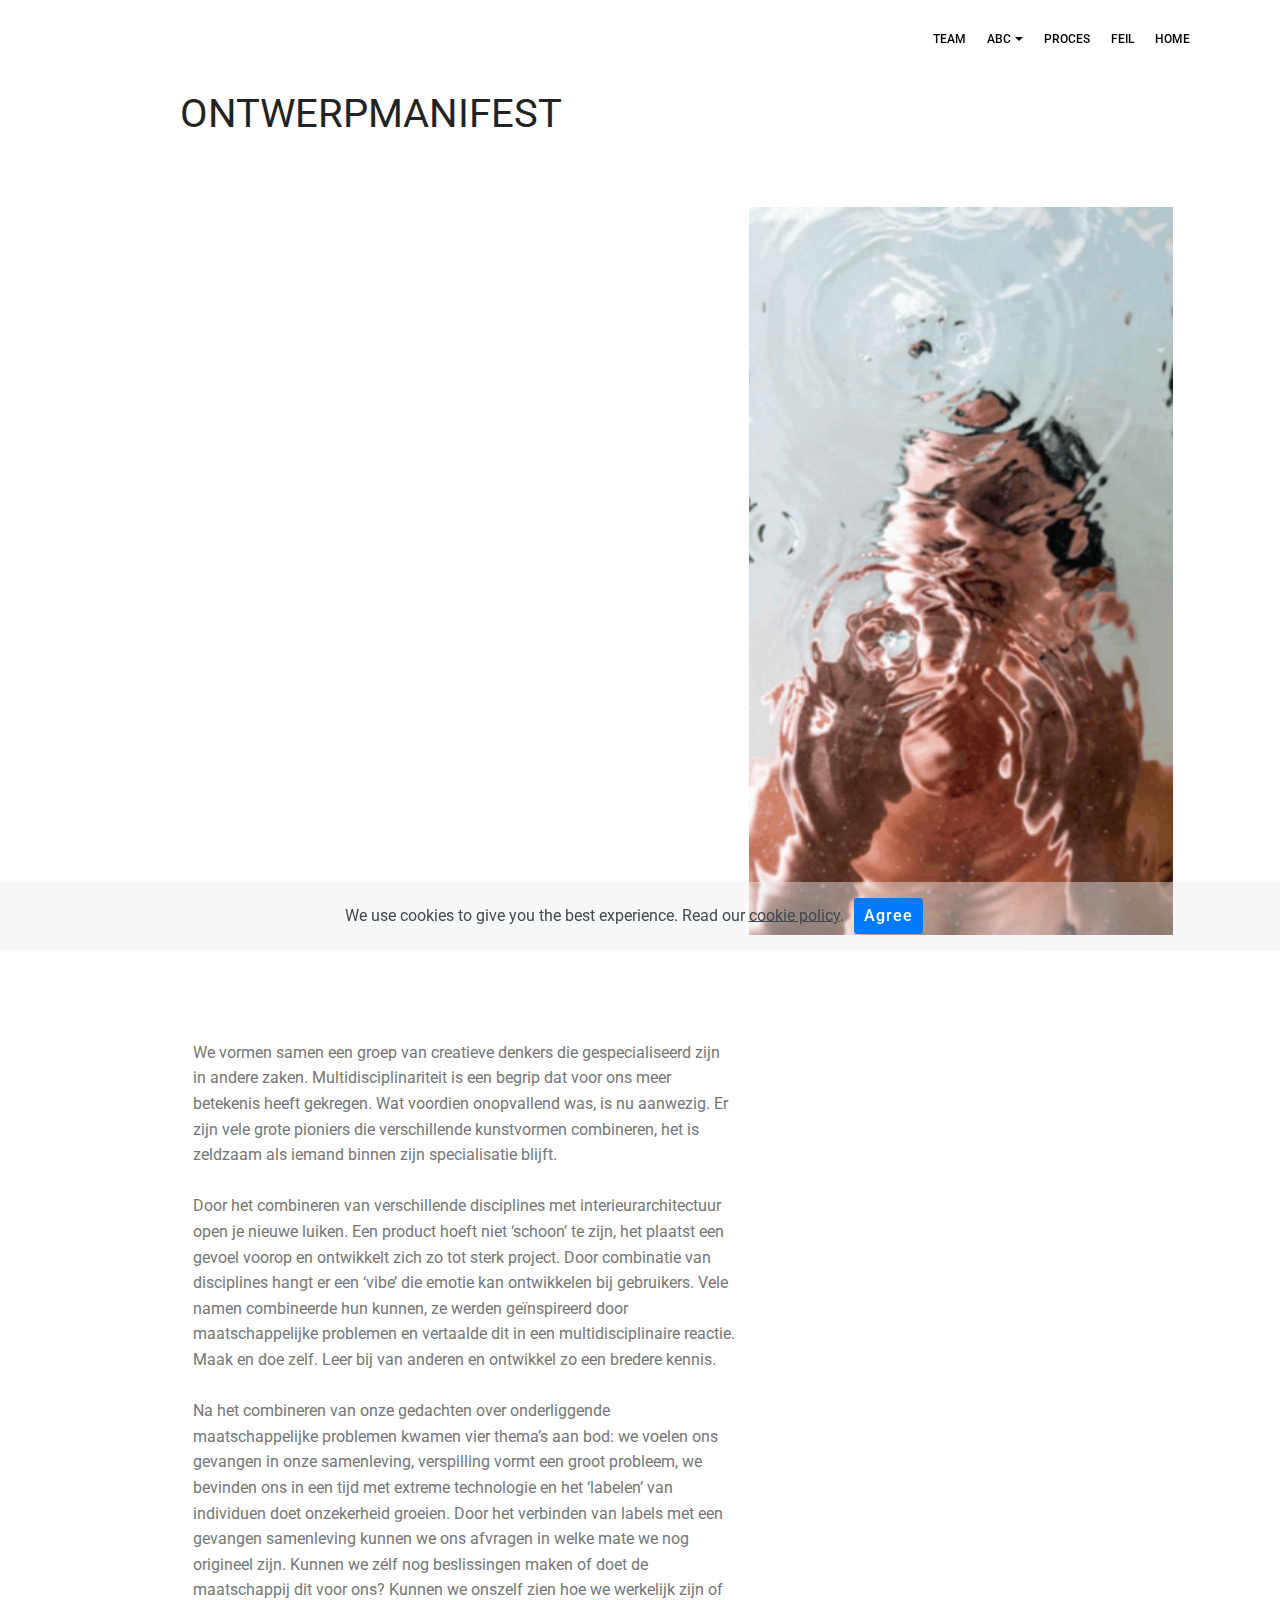
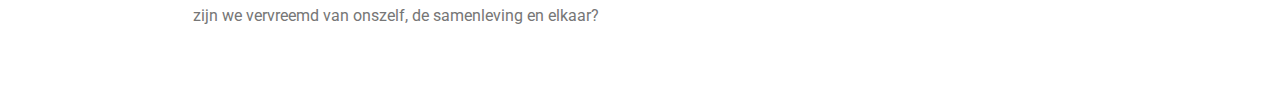
<file: page7.html>
<!DOCTYPE html>
<html  >
<head>
  <!-- Site made with Mobirise Website Builder v4.11.6, https://mobirise.com -->
  <meta charset="UTF-8">
  <meta http-equiv="X-UA-Compatible" content="IE=edge">
  <meta name="generator" content="Mobirise v4.11.6, mobirise.com">
  <meta name="viewport" content="width=device-width, initial-scale=1, minimum-scale=1">
  <link rel="shortcut icon" href="assets/images/logo4.png" type="image/x-icon">
  <meta name="description" content="Site Builder Description">
  
  <title>Katern C</title>
  <link rel="stylesheet" href="assets/web/assets/mobirise-icons/mobirise-icons.css">
  <link rel="stylesheet" href="assets/bootstrap/css/bootstrap.min.css">
  <link rel="stylesheet" href="assets/bootstrap/css/bootstrap-grid.min.css">
  <link rel="stylesheet" href="assets/bootstrap/css/bootstrap-reboot.min.css">
  <link rel="stylesheet" href="assets/tether/tether.min.css">
  <link rel="stylesheet" href="assets/dropdown/css/style.css">
  <link rel="stylesheet" href="assets/theme/css/style.css">
  <link rel="preload" as="style" href="assets/mobirise/css/mbr-additional.css"><link rel="stylesheet" href="assets/mobirise/css/mbr-additional.css" type="text/css">
  
  
  
</head>
<body>
  <section class="menu cid-rKtiiNRegD" once="menu" id="menu2-3q">

    

    <nav class="navbar navbar-expand beta-menu navbar-dropdown align-items-center navbar-fixed-top navbar-toggleable-sm bg-color transparent">
        <button class="navbar-toggler navbar-toggler-right" type="button" data-toggle="collapse" data-target="#navbarSupportedContent" aria-controls="navbarSupportedContent" aria-expanded="false" aria-label="Toggle navigation">
            <div class="hamburger">
                <span></span>
                <span></span>
                <span></span>
                <span></span>
            </div>
        </button>
        <div class="menu-logo">
            <div class="navbar-brand">
                
                
            </div>
        </div>
        <div class="collapse navbar-collapse" id="navbarSupportedContent">
            <ul class="navbar-nav nav-dropdown nav-right navbar-nav-top-padding" data-app-modern-menu="true"><li class="nav-item">
                    <a class="nav-link link text-black display-5" href="page2.html">
                        TEAM</a>
                </li><li class="nav-item dropdown"><a class="nav-link link text-black dropdown-toggle display-5" href="page4.html" data-toggle="dropdown-submenu" aria-expanded="false">ABC</a><div class="dropdown-menu"><a class="text-black dropdown-item display-5" href="page5.html">A</a><a class="text-black dropdown-item display-5" href="page6.html" aria-expanded="false">B</a><a class="text-black dropdown-item display-5" href="page7.html" aria-expanded="false">C</a></div></li><li class="nav-item">
                    <a class="nav-link link text-black display-5" href="page3.html" aria-expanded="false">
                        PROCES</a>
                </li><li class="nav-item"><a class="nav-link link text-black display-5" href="page4.html">FEIL</a></li><li class="nav-item"><a class="nav-link link text-black display-5" href="page1.html" aria-expanded="false">
                        HOME</a></li></ul>
            
        </div>
    </nav>
</section>

<section class="engine"><a href="https://mobirise.info/k">develop free website</a></section><section class="header1 cid-rKslNmaHpR" id="header16-38">

    

    

    <div class="container">
        <div class="row justify-content-md-center">
            <div class="col-md-10 align-center">
                <h1 class="mbr-section-title mbr-bold pb-3 mbr-fonts-style display-5"><span style="font-weight: normal;">ONTWERPMANIFEST</span></h1>
                
                
                
            </div>
        </div>
    </div>

</section>

<section class="cid-rKsn4YuPaD" id="image4-3a">
    <!-- Block parameters controls (Blue "Gear" panel) -->
    
    <!-- End block parameters -->
    <div class="container images-container">
            <div class="media-container-row" style="width: 96%;">
                <div class="img-item item1" style="width: 147%;">
                    <img src="assets/images/screen-shot-2019-12-04-at-21.22.50-629x320.png" alt="" title="">
                    
                </div>
                <div class="img-item">
                    <img src="assets/images/screen-shot-2019-12-12-at-17.21.36-284x488.png" alt="" title="">
                    
                </div>
            </div>
    </div>
</section>

<section class="mbr-section content7 cid-rKsnbgOVoX" id="content7-3b">
          
    

    <div class="container">
        <div class="media-container-row">
            <div class="col-12 col-md-10">
                <div class="media-container-row">
                    <div class="media-content">
                        <div class="mbr-section-text">
                            <p class="mbr-text align-right mb-0 mbr-fonts-style display-5">We vormen samen een groep van creatieve denkers die gespecialiseerd zijn in andere zaken. Multidisciplinariteit is een begrip dat voor ons meer betekenis heeft gekregen. Wat voordien onopvallend was, is nu aanwezig. Er zijn vele grote pioniers die verschillende kunstvormen combineren, het is zeldzaam als iemand binnen zijn specialisatie blijft.
<br><br>Door het combineren van verschillende disciplines met interieurarchitectuur open je nieuwe luiken. Een product hoeft niet ‘schoon’ te zijn, het plaatst een gevoel voorop en ontwikkelt zich zo tot sterk project. Door combinatie van disciplines hangt er een ‘vibe’ die emotie kan ontwikkelen bij gebruikers. Vele namen combineerde hun kunnen, ze werden geïnspireerd door maatschappelijke problemen en vertaalde dit in een multidisciplinaire reactie. Maak en doe zelf. Leer bij van anderen en ontwikkel zo een bredere kennis.
<br><br>Na het combineren van onze gedachten over onderliggende maatschappelijke problemen kwamen vier thema’s aan bod: we voelen ons gevangen in onze samenleving, verspilling vormt een groot probleem, we bevinden ons in een tijd met extreme technologie en het ‘labelen’ van individuen doet onzekerheid groeien. Door het verbinden van labels met een gevangen samenleving kunnen we ons afvragen in welke mate we nog origineel zijn. Kunnen we zélf nog beslissingen maken of doet de maatschappij dit voor ons? Kunnen we onszelf zien hoe we werkelijk zijn of zijn we vervreemd van onszelf, de samenleving en elkaar?<br></p>
                        </div>
                    </div>
                    <div class="mbr-figure" style="width: 60%;">
                     <img src="assets/images/screen-shot-2019-12-04-at-21.22.50-574x292.png" alt="Mobirise" title="">  
                    </div>
                </div>
            </div>
        </div>
    </div>
</section>


  <script src="assets/web/assets/jquery/jquery.min.js"></script>
  <script src="assets/popper/popper.min.js"></script>
  <script src="assets/bootstrap/js/bootstrap.min.js"></script>
  <script src="assets/web/assets/cookies-alert-plugin/cookies-alert-core.js"></script>
  <script src="assets/web/assets/cookies-alert-plugin/cookies-alert-script.js"></script>
  <script src="assets/tether/tether.min.js"></script>
  <script src="assets/smoothscroll/smooth-scroll.js"></script>
  <script src="assets/dropdown/js/nav-dropdown.js"></script>
  <script src="assets/dropdown/js/navbar-dropdown.js"></script>
  <script src="assets/touchswipe/jquery.touch-swipe.min.js"></script>
  <script src="assets/theme/js/script.js"></script>
  
  
<input name="cookieData" type="hidden" data-cookie-customDialogSelector='null' data-cookie-colorText='#424a4d' data-cookie-colorBg='rgba(234, 239, 241, 0.44)' data-cookie-textButton='Agree' data-cookie-colorButton='' data-cookie-colorLink='#424a4d' data-cookie-underlineLink='true' data-cookie-text="We use cookies to give you the best experience. Read our <a href='privacy.html'>cookie policy</a>.">
   <div id="scrollToTop" class="scrollToTop mbr-arrow-up"><a style="text-align: center;"><i class="mbr-arrow-up-icon mbr-arrow-up-icon-cm cm-icon cm-icon-smallarrow-up"></i></a></div>
  </body>
</html>
</file>
<file: assets/web/assets/mobirise-icons/mobirise-icons.css>
@font-face {
  font-family: 'MobiriseIcons';
  src:  url('mobirise-icons.eot?spat4u');
  src:  url('mobirise-icons.eot?spat4u#iefix') format('embedded-opentype'),
    url('mobirise-icons.ttf?spat4u') format('truetype'),
    url('mobirise-icons.woff?spat4u') format('woff'),
    url('mobirise-icons.svg?spat4u#MobiriseIcons') format('svg');
  font-weight: normal;
  font-style: normal;
  font-display: swap;
}

[class^="mbri-"], [class*=" mbri-"] {
  /* use !important to prevent issues with browser extensions that change fonts */
  font-family: MobiriseIcons !important;
  speak: none;
  font-style: normal;
  font-weight: normal;
  font-variant: normal;
  text-transform: none;
  line-height: 1;

  /* Better Font Rendering =========== */
  -webkit-font-smoothing: antialiased;
  -moz-osx-font-smoothing: grayscale;
}

.mbri-add-submenu:before {
  content: "\e900";
}
.mbri-alert:before {
  content: "\e901";
}
.mbri-align-center:before {
  content: "\e902";
}
.mbri-align-justify:before {
  content: "\e903";
}
.mbri-align-left:before {
  content: "\e904";
}
.mbri-align-right:before {
  content: "\e905";
}
.mbri-android:before {
  content: "\e906";
}
.mbri-apple:before {
  content: "\e907";
}
.mbri-arrow-down:before {
  content: "\e908";
}
.mbri-arrow-next:before {
  content: "\e909";
}
.mbri-arrow-prev:before {
  content: "\e90a";
}
.mbri-arrow-up:before {
  content: "\e90b";
}
.mbri-bold:before {
  content: "\e90c";
}
.mbri-bookmark:before {
  content: "\e90d";
}
.mbri-bootstrap:before {
  content: "\e90e";
}
.mbri-briefcase:before {
  content: "\e90f";
}
.mbri-browse:before {
  content: "\e910";
}
.mbri-bulleted-list:before {
  content: "\e911";
}
.mbri-calendar:before {
  content: "\e912";
}
.mbri-camera:before {
  content: "\e913";
}
.mbri-cart-add:before {
  content: "\e914";
}
.mbri-cart-full:before {
  content: "\e915";
}
.mbri-cash:before {
  content: "\e916";
}
.mbri-change-style:before {
  content: "\e917";
}
.mbri-chat:before {
  content: "\e918";
}
.mbri-clock:before {
  content: "\e919";
}
.mbri-close:before {
  content: "\e91a";
}
.mbri-cloud:before {
  content: "\e91b";
}
.mbri-code:before {
  content: "\e91c";
}
.mbri-contact-form:before {
  content: "\e91d";
}
.mbri-credit-card:before {
  content: "\e91e";
}
.mbri-cursor-click:before {
  content: "\e91f";
}
.mbri-cust-feedback:before {
  content: "\e920";
}
.mbri-database:before {
  content: "\e921";
}
.mbri-delivery:before {
  content: "\e922";
}
.mbri-desktop:before {
  content: "\e923";
}
.mbri-devices:before {
  content: "\e924";
}
.mbri-down:before {
  content: "\e925";
}
.mbri-download:before {
  content: "\e989";
}
.mbri-drag-n-drop:before {
  content: "\e927";
}
.mbri-drag-n-drop2:before {
  content: "\e928";
}
.mbri-edit:before {
  content: "\e929";
}
.mbri-edit2:before {
  content: "\e92a";
}
.mbri-error:before {
  content: "\e92b";
}
.mbri-extension:before {
  content: "\e92c";
}
.mbri-features:before {
  content: "\e92d";
}
.mbri-file:before {
  content: "\e92e";
}
.mbri-flag:before {
  content: "\e92f";
}
.mbri-folder:before {
  content: "\e930";
}
.mbri-gift:before {
  content: "\e931";
}
.mbri-github:before {
  content: "\e932";
}
.mbri-globe:before {
  content: "\e933";
}
.mbri-globe-2:before {
  content: "\e934";
}
.mbri-growing-chart:before {
  content: "\e935";
}
.mbri-hearth:before {
  content: "\e936";
}
.mbri-help:before {
  content: "\e937";
}
.mbri-home:before {
  content: "\e938";
}
.mbri-hot-cup:before {
  content: "\e939";
}
.mbri-idea:before {
  content: "\e93a";
}
.mbri-image-gallery:before {
  content: "\e93b";
}
.mbri-image-slider:before {
  content: "\e93c";
}
.mbri-info:before {
  content: "\e93d";
}
.mbri-italic:before {
  content: "\e93e";
}
.mbri-key:before {
  content: "\e93f";
}
.mbri-laptop:before {
  content: "\e940";
}
.mbri-layers:before {
  content: "\e941";
}
.mbri-left-right:before {
  content: "\e942";
}
.mbri-left:before {
  content: "\e943";
}
.mbri-letter:before {
  content: "\e944";
}
.mbri-like:before {
  content: "\e945";
}
.mbri-link:before {
  content: "\e946";
}
.mbri-lock:before {
  content: "\e947";
}
.mbri-login:before {
  content: "\e948";
}
.mbri-logout:before {
  content: "\e949";
}
.mbri-magic-stick:before {
  content: "\e94a";
}
.mbri-map-pin:before {
  content: "\e94b";
}
.mbri-menu:before {
  content: "\e94c";
}
.mbri-mobile:before {
  content: "\e94d";
}
.mbri-mobile2:before {
  content: "\e94e";
}
.mbri-mobirise:before {
  content: "\e94f";
}
.mbri-more-horizontal:before {
  content: "\e950";
}
.mbri-more-vertical:before {
  content: "\e951";
}
.mbri-music:before {
  content: "\e952";
}
.mbri-new-file:before {
  content: "\e953";
}
.mbri-numbered-list:before {
  content: "\e954";
}
.mbri-opened-folder:before {
  content: "\e955";
}
.mbri-pages:before {
  content: "\e956";
}
.mbri-paper-plane:before {
  content: "\e957";
}
.mbri-paperclip:before {
  content: "\e958";
}
.mbri-photo:before {
  content: "\e959";
}
.mbri-photos:before {
  content: "\e95a";
}
.mbri-pin:before {
  content: "\e95b";
}
.mbri-play:before {
  content: "\e95c";
}
.mbri-plus:before {
  content: "\e95d";
}
.mbri-preview:before {
  content: "\e95e";
}
.mbri-print:before {
  content: "\e95f";
}
.mbri-protect:before {
  content: "\e960";
}
.mbri-question:before {
  content: "\e961";
}
.mbri-quote-left:before {
  content: "\e962";
}
.mbri-quote-right:before {
  content: "\e963";
}
.mbri-refresh:before {
  content: "\e964";
}
.mbri-responsive:before {
  content: "\e965";
}
.mbri-right:before {
  content: "\e966";
}
.mbri-rocket:before {
  content: "\e967";
}
.mbri-sad-face:before {
  content: "\e968";
}
.mbri-sale:before {
  content: "\e969";
}
.mbri-save:before {
  content: "\e96a";
}
.mbri-search:before {
  content: "\e96b";
}
.mbri-setting:before {
  content: "\e96c";
}
.mbri-setting2:before {
  content: "\e96d";
}
.mbri-setting3:before {
  content: "\e96e";
}
.mbri-share:before {
  content: "\e96f";
}
.mbri-shopping-bag:before {
  content: "\e970";
}
.mbri-shopping-basket:before {
  content: "\e971";
}
.mbri-shopping-cart:before {
  content: "\e972";
}
.mbri-sites:before {
  content: "\e973";
}
.mbri-smile-face:before {
  content: "\e974";
}
.mbri-speed:before {
  content: "\e975";
}
.mbri-star:before {
  content: "\e976";
}
.mbri-success:before {
  content: "\e977";
}
.mbri-sun:before {
  content: "\e978";
}
.mbri-sun2:before {
  content: "\e979";
}
.mbri-tablet:before {
  content: "\e97a";
}
.mbri-tablet-vertical:before {
  content: "\e97b";
}
.mbri-target:before {
  content: "\e97c";
}
.mbri-timer:before {
  content: "\e97d";
}
.mbri-to-ftp:before {
  content: "\e97e";
}
.mbri-to-local-drive:before {
  content: "\e97f";
}
.mbri-touch-swipe:before {
  content: "\e980";
}
.mbri-touch:before {
  content: "\e981";
}
.mbri-trash:before {
  content: "\e982";
}
.mbri-underline:before {
  content: "\e983";
}
.mbri-unlink:before {
  content: "\e984";
}
.mbri-unlock:before {
  content: "\e985";
}
.mbri-up-down:before {
  content: "\e986";
}
.mbri-up:before {
  content: "\e987";
}
.mbri-update:before {
  content: "\e988";
}
.mbri-upload:before {
 content: "\e926"; 
}
.mbri-user:before {
  content: "\e98a";
}
.mbri-user2:before {
  content: "\e98b";
}
.mbri-users:before {
  content: "\e98c";
}
.mbri-video:before {
  content: "\e98d";
}
.mbri-video-play:before {
  content: "\e98e";
}
.mbri-watch:before {
  content: "\e98f";
}
.mbri-website-theme:before {
  content: "\e990";
}
.mbri-wifi:before {
  content: "\e991";
}
.mbri-windows:before {
  content: "\e992";
}
.mbri-zoom-out:before {
  content: "\e993";
}
.mbri-redo:before {
  content: "\e994";
}
.mbri-undo:before {
  content: "\e995";
}
</file>
<file: assets/dropdown/css/style.css>
.navbar-dropdown {
  left: 0;
  padding: 0;
  position: absolute;
  right: 0;
  top: 0;
  transition: all 0.45s ease;
  z-index: 1030;
  background: #282828; }
  .navbar-dropdown .navbar-logo {
    margin-right: 0.8rem;
    transition: margin 0.3s ease-in-out;
    vertical-align: middle; }
    .navbar-dropdown .navbar-logo img {
      height: 3.125rem;
      transition: all 0.3s ease-in-out; }
    .navbar-dropdown .navbar-logo.mbr-iconfont {
      font-size: 3.125rem;
      line-height: 3.125rem; }
  .navbar-dropdown .navbar-caption {
    font-weight: 700;
    white-space: normal;
    vertical-align: -4px;
    line-height: 3.125rem !important; }
    .navbar-dropdown .navbar-caption, .navbar-dropdown .navbar-caption:hover {
      color: inherit;
      text-decoration: none; }
  .navbar-dropdown .mbr-iconfont + .navbar-caption {
    vertical-align: -1px; }
  .navbar-dropdown.navbar-fixed-top {
    position: fixed; }
  .navbar-dropdown .navbar-brand span {
    vertical-align: -4px; }
  .navbar-dropdown.bg-color.transparent {
    background: none; }
  .navbar-dropdown.navbar-short .navbar-brand {
    padding: 0.625rem 0; }
    .navbar-dropdown.navbar-short .navbar-brand span {
      vertical-align: -1px; }
  .navbar-dropdown.navbar-short .navbar-caption {
    line-height: 2.375rem !important;
    vertical-align: -2px; }
  .navbar-dropdown.navbar-short .navbar-logo {
    margin-right: 0.5rem; }
    .navbar-dropdown.navbar-short .navbar-logo img {
      height: 2.375rem; }
    .navbar-dropdown.navbar-short .navbar-logo.mbr-iconfont {
      font-size: 2.375rem;
      line-height: 2.375rem; }
  .navbar-dropdown.navbar-short .mbr-table-cell {
    height: 3.625rem; }
  .navbar-dropdown .navbar-close {
    left: 0.6875rem;
    position: fixed;
    top: 0.75rem;
    z-index: 1000; }
  .navbar-dropdown .hamburger-icon {
    content: "";
    display: inline-block;
    vertical-align: middle;
    width: 16px;
    -webkit-box-shadow: 0 -6px 0 1px #282828,0 0 0 1px #282828,0 6px 0 1px #282828;
    -moz-box-shadow: 0 -6px 0 1px #282828,0 0 0 1px #282828,0 6px 0 1px #282828;
    box-shadow: 0 -6px 0 1px #282828,0 0 0 1px #282828,0 6px 0 1px #282828; }

.dropdown-menu .dropdown-toggle[data-toggle="dropdown-submenu"]::after {
  border-bottom: 0.35em solid transparent;
  border-left: 0.35em solid;
  border-right: 0;
  border-top: 0.35em solid transparent;
  margin-left: 0.3rem; }

.dropdown-menu .dropdown-item:focus {
  outline: 0; }

.nav-dropdown {
  font-size: 0.75rem;
  font-weight: 500;
  height: auto !important; }
  .nav-dropdown .nav-btn {
    padding-left: 1rem; }
  .nav-dropdown .link {
    margin: .667em 1.667em;
    font-weight: 500;
    padding: 0;
    transition: color .2s ease-in-out; }
    .nav-dropdown .link.dropdown-toggle {
      margin-right: 2.583em; }
      .nav-dropdown .link.dropdown-toggle::after {
        margin-left: .25rem;
        border-top: 0.35em solid;
        border-right: 0.35em solid transparent;
        border-left: 0.35em solid transparent;
        border-bottom: 0; }
      .nav-dropdown .link.dropdown-toggle[aria-expanded="true"] {
        margin: 0;
        padding: 0.667em 3.263em  0.667em 1.667em; }
  .nav-dropdown .link::after,
  .nav-dropdown .dropdown-item::after {
    color: inherit; }
  .nav-dropdown .btn {
    font-size: 0.75rem;
    font-weight: 700;
    letter-spacing: 0;
    margin-bottom: 0;
    padding-left: 1.25rem;
    padding-right: 1.25rem; }
  .nav-dropdown .dropdown-menu {
    border-radius: 0;
    border: 0;
    left: 0;
    margin: 0;
    padding-bottom: 1.25rem;
    padding-top: 1.25rem;
    position: relative; }
  .nav-dropdown .dropdown-submenu {
    margin-left: 0.125rem;
    top: 0; }
  .nav-dropdown .dropdown-item {
    font-weight: 500;
    line-height: 2;
    padding: 0.3846em 4.615em 0.3846em 1.5385em;
    position: relative;
    transition: color .2s ease-in-out, background-color .2s ease-in-out; }
    .nav-dropdown .dropdown-item::after {
      margin-top: -0.3077em;
      position: absolute;
      right: 1.1538em;
      top: 50%; }
    .nav-dropdown .dropdown-item:focus, .nav-dropdown .dropdown-item:hover {
      background: none; }

@media (max-width: 767px) {
  .nav-dropdown.navbar-toggleable-sm {
    bottom: 0;
    display: none;
    left: 0;
    overflow-x: hidden;
    position: fixed;
    top: 0;
    transform: translateX(-100%);
    -ms-transform: translateX(-100%);
    -webkit-transform: translateX(-100%);
    width: 18.75rem;
    z-index: 999; } }
.nav-dropdown.navbar-toggleable-xl {
  bottom: 0;
  display: none;
  left: 0;
  overflow-x: hidden;
  position: fixed;
  top: 0;
  transform: translateX(-100%);
  -ms-transform: translateX(-100%);
  -webkit-transform: translateX(-100%);
  width: 18.75rem;
  z-index: 999; }

.nav-dropdown-sm {
  display: block !important;
  overflow-x: hidden;
  overflow: auto;
  padding-top: 3.875rem; }
  .nav-dropdown-sm::after {
    content: "";
    display: block;
    height: 3rem;
    width: 100%; }
  .nav-dropdown-sm.collapse.in ~ .navbar-close {
    display: block !important; }
  .nav-dropdown-sm.collapsing, .nav-dropdown-sm.collapse.in {
    transform: translateX(0);
    -ms-transform: translateX(0);
    -webkit-transform: translateX(0);
    transition: all 0.25s ease-out;
    -webkit-transition: all 0.25s ease-out;
    background: #282828; }
  .nav-dropdown-sm.collapsing[aria-expanded="false"] {
    transform: translateX(-100%);
    -ms-transform: translateX(-100%);
    -webkit-transform: translateX(-100%); }
  .nav-dropdown-sm .nav-item {
    display: block;
    margin-left: 0 !important;
    padding-left: 0; }
  .nav-dropdown-sm .link,
  .nav-dropdown-sm .dropdown-item {
    border-top: 1px dotted rgba(255, 255, 255, 0.1);
    font-size: 0.8125rem;
    line-height: 1.6;
    margin: 0 !important;
    padding: 0.875rem 2.4rem 0.875rem 1.5625rem !important;
    position: relative;
    white-space: normal; }
    .nav-dropdown-sm .link:focus, .nav-dropdown-sm .link:hover,
    .nav-dropdown-sm .dropdown-item:focus,
    .nav-dropdown-sm .dropdown-item:hover {
      background: rgba(0, 0, 0, 0.2) !important;
      color: #c0a375; }
  .nav-dropdown-sm .nav-btn {
    position: relative;
    padding: 1.5625rem 1.5625rem 0 1.5625rem; }
    .nav-dropdown-sm .nav-btn::before {
      border-top: 1px dotted rgba(255, 255, 255, 0.1);
      content: "";
      left: 0;
      position: absolute;
      top: 0;
      width: 100%; }
    .nav-dropdown-sm .nav-btn + .nav-btn {
      padding-top: 0.625rem; }
      .nav-dropdown-sm .nav-btn + .nav-btn::before {
        display: none; }
  .nav-dropdown-sm .btn {
    padding: 0.625rem 0; }
  .nav-dropdown-sm .dropdown-toggle[data-toggle="dropdown-submenu"]::after {
    margin-left: .25rem;
    border-top: 0.35em solid;
    border-right: 0.35em solid transparent;
    border-left: 0.35em solid transparent;
    border-bottom: 0; }
  .nav-dropdown-sm .dropdown-toggle[data-toggle="dropdown-submenu"][aria-expanded="true"]::after {
    border-top: 0;
    border-right: 0.35em solid transparent;
    border-left: 0.35em solid transparent;
    border-bottom: 0.35em solid; }
  .nav-dropdown-sm .dropdown-menu {
    margin: 0;
    padding: 0;
    position: relative;
    top: 0;
    left: 0;
    width: 100%;
    border: 0;
    float: none;
    border-radius: 0;
    background: none; }
  .nav-dropdown-sm .dropdown-submenu {
    left: 100%;
    margin-left: 0.125rem;
    margin-top: -1.25rem;
    top: 0; }

.navbar-toggleable-sm .nav-dropdown .dropdown-menu {
  position: absolute; }

.navbar-toggleable-sm .nav-dropdown .dropdown-submenu {
  left: 100%;
  margin-left: 0.125rem;
  margin-top: -1.25rem;
  top: 0; }

.navbar-toggleable-sm.opened .nav-dropdown .dropdown-menu {
  position: relative; }

.navbar-toggleable-sm.opened .nav-dropdown .dropdown-submenu {
  left: 0;
  margin-left: 00rem;
  margin-top: 0rem;
  top: 0; }

.is-builder .nav-dropdown.collapsing {
  transition: none !important; }

/*# sourceMappingURL=style.css.map */
</file>
<file: assets/theme/css/style.css>
/*!
 * Mobirise v4 theme (https://mobirise.com/)
 * Copyright 2017 Mobirise
 */
section {
  background-color: #eeeeee; }

body {
  font-style: normal;
  line-height: 1.5; }

section,
.container,
.container-fluid {
  position: relative;
  word-wrap: break-word; }

a.mbr-iconfont:hover {
  text-decoration: none; }

.article .lead p,
.article .lead ul,
.article .lead ol,
.article .lead pre,
.article .lead blockquote {
  margin-bottom: 0; }

ul,
ol,
pre,
blockquote {
  margin-bottom: 2.3125rem; }

pre {
  background: #f4f4f4;
  padding: 10px 24px;
  white-space: pre-wrap; }

.inactive {
  -webkit-user-select: none;
  -moz-user-select: none;
  -ms-user-select: none;
  user-select: none;
  pointer-events: none;
  -webkit-user-drag: none;
  user-drag: none; }

.mbr-section__comments .row {
  justify-content: center;
  -webkit-justify-content: center; }

a {
  font-style: normal;
  font-weight: 400;
  cursor: pointer; }
  a, a:hover {
    text-decoration: none; }

figure {
  margin-bottom: 0; }

body {
  color: #232323; }

h1,
h2,
h3,
h4,
h5,
h6,
.h1,
.h2,
.h3,
.h4,
.h5,
.h6,
.display-1,
.display-2,
.display-3,
.display-4 {
  line-height: 1;
  word-break: break-word;
  word-wrap: break-word; }

.mbr-section-title {
  font-style: normal;
  line-height: 1.2; }

.mbr-section-subtitle {
  line-height: 1.3; }

.mbr-text {
  font-style: normal;
  line-height: 1.6; }

b,
strong {
  font-weight: bold; }

blockquote {
  padding: 10px 0 10px 20px;
  position: relative;
  border-left: 2px solid;
  border-color: #ff3366; }

input:-webkit-autofill, input:-webkit-autofill:hover, input:-webkit-autofill:focus, input:-webkit-autofill:active {
  transition-delay: 9999s;
  transition-property: background-color, color; }

textarea[type='hidden'] {
  display: none; }

body {
  position: relative; }

section {
  background-position: 50% 50%;
  background-repeat: no-repeat;
  background-size: cover; }
  section .mbr-background-video,
  section .mbr-background-video-preview {
    position: absolute;
    bottom: 0;
    left: 0;
    right: 0;
    top: 0; }

.hidden {
  visibility: hidden; }

.mbr-z-index20 {
  z-index: 20; }

/*! Base colors */
.mbr-white {
  color: #ffffff; }

.mbr-black {
  color: #000000; }

.mbr-bg-white {
  background-color: #ffffff; }

.mbr-bg-black {
  background-color: #000000; }

/*! Text-aligns */
.align-left {
  text-align: left; }

.align-center {
  text-align: center; }

.align-right {
  text-align: right; }

@media (max-width: 767px) {
  .align-left,
  .align-center,
  .align-right,
  .mbr-section-btn,
  .mbr-section-title {
    text-align: center; } }
/*! Font-weight  */
.mbr-light {
  font-weight: 300; }

.mbr-regular {
  font-weight: 400; }

.mbr-semibold {
  font-weight: 500; }

.mbr-bold {
  font-weight: 700; }

/*! Media  */
.media-size-item {
  -webkit-flex: 1 1 auto;
  -moz-flex: 1 1 auto;
  -ms-flex: 1 1 auto;
  -o-flex: 1 1 auto;
  flex: 1 1 auto; }

.media-content {
  -webkit-flex-basis: 100%;
  flex-basis: 100%; }

.media-container-row {
  display: -ms-flexbox;
  display: -webkit-flex;
  display: flex;
  -webkit-flex-direction: row;
  -ms-flex-direction: row;
  flex-direction: row;
  -webkit-flex-wrap: wrap;
  -ms-flex-wrap: wrap;
  flex-wrap: wrap;
  -webkit-justify-content: center;
  -ms-flex-pack: center;
  justify-content: center;
  -webkit-align-content: center;
  -ms-flex-line-pack: center;
  align-content: center;
  -webkit-align-items: start;
  -ms-flex-align: start;
  align-items: start; }
  .media-container-row .media-size-item {
    width: 400px; }

.media-container-column {
  display: -ms-flexbox;
  display: -webkit-flex;
  display: flex;
  -webkit-flex-direction: column;
  -ms-flex-direction: column;
  flex-direction: column;
  -webkit-flex-wrap: wrap;
  -ms-flex-wrap: wrap;
  flex-wrap: wrap;
  -webkit-justify-content: center;
  -ms-flex-pack: center;
  justify-content: center;
  -webkit-align-content: center;
  -ms-flex-line-pack: center;
  align-content: center;
  -webkit-align-items: stretch;
  -ms-flex-align: stretch;
  align-items: stretch; }
  .media-container-column > * {
    width: 100%; }

@media (min-width: 992px) {
  .media-container-row {
    -webkit-flex-wrap: nowrap;
    -ms-flex-wrap: nowrap;
    flex-wrap: nowrap; } }
figure {
  overflow: hidden; }

figure[mbr-media-size] {
  transition: width 0.1s; }

.mbr-figure img,
.mbr-figure iframe {
  display: block;
  width: 100%; }

.card {
  background-color: transparent;
  border: none; }

.card-box {
  width: 100%; }

.card-img {
  text-align: center;
  flex-shrink: 0;
  -webkit-flex-shrink: 0; }

.media {
  max-width: 100%;
  margin: 0 auto; }

.mbr-figure {
  -ms-flex-item-align: center;
  -ms-grid-row-align: center;
  -webkit-align-self: center;
  align-self: center; }

.media-container > div {
  max-width: 100%; }

.mbr-figure img,
.card-img img {
  width: 100%; }

@media (max-width: 991px) {
  .media-size-item {
    width: auto !important; }

  .media {
    width: auto; }

  .mbr-figure {
    width: 100% !important; } }
/*! Buttons */
.btn {
  font-weight: 500;
  border-width: 2px;
  font-style: normal;
  letter-spacing: 1px;
  margin: .4rem .8rem;
  white-space: normal;
  -webkit-transition: all .3s ease-in-out;
  -moz-transition: all .3s ease-in-out;
  transition: all .3s ease-in-out;
  display: inline-flex;
  align-items: center;
  justify-content: center;
  word-break: break-word;
  -webkit-align-items: center;
  -webkit-justify-content: center;
  display: -webkit-inline-flex; }

.btn-sm {
  font-weight: 500;
  letter-spacing: 1px;
  -webkit-transition: all .3s ease-in-out;
  -moz-transition: all .3s ease-in-out;
  transition: all .3s ease-in-out; }

.btn-md {
  font-weight: 500;
  letter-spacing: 1px;
  margin: .4rem .8rem !important;
  -webkit-transition: all .3s ease-in-out;
  -moz-transition: all .3s ease-in-out;
  transition: all .3s ease-in-out; }

.btn-lg {
  font-weight: 500;
  letter-spacing: 1px;
  margin: .4rem .8rem !important;
  -webkit-transition: all .3s ease-in-out;
  -moz-transition: all .3s ease-in-out;
  transition: all .3s ease-in-out; }

.mbr-section-btn {
  margin-left: -0.25rem;
  margin-right: -0.25rem;
  font-size: 0; }

nav .mbr-section-btn {
  margin-left: 0rem;
  margin-right: 0rem; }

.btn-form {
  border-radius: 0; }
  .btn-form:hover {
    cursor: pointer; }

/*! Btn icon margin */
.btn .mbr-iconfont,
.btn.btn-sm .mbr-iconfont {
  cursor: pointer;
  margin-right: 0.5rem; }

.btn.btn-md .mbr-iconfont,
.btn.btn-md .mbr-iconfont {
  margin-right: 0.8rem; }

.mbr-regular {
  font-weight: 400; }

.mbr-semibold {
  font-weight: 500; }

.mbr-bold {
  font-weight: 700; }

[type='submit'] {
  -webkit-appearance: none; }

/*! Full-screen */
.mbr-fullscreen .mbr-overlay {
  min-height: 100vh; }

.mbr-fullscreen {
  display: flex;
  display: -webkit-flex;
  display: -moz-flex;
  display: -ms-flex;
  display: -o-flex;
  align-items: center;
  -webkit-align-items: center;
  min-height: 100vh;
  padding-top: 3rem;
  padding-bottom: 3rem; }

/*! Map */
.map {
  height: 25rem;
  position: relative; }
  .map iframe {
    width: 100%;
    height: 100%; }

.mbr-overlay {
  background-color: #000;
  bottom: 0;
  left: 0;
  opacity: .5;
  position: absolute;
  right: 0;
  top: 0;
  z-index: 0;
  pointer-events: none; }

/* Form */
blockquote {
  font-style: italic;
  padding: 10px 0 10px 20px;
  font-size: 1.09rem;
  position: relative;
  border-width: 3px; }

.form-control {
  background-color: #f5f5f5;
  box-shadow: none;
  color: #565656;
  line-height: 1.43;
  min-height: 3.5em;
  padding: 1.07em .5em; }
  .form-control, .form-control:focus {
    border: 1px solid #e8e8e8; }
  .form-active .form-control:invalid {
    border-color: red; }

.form-control-label {
  position: relative;
  cursor: pointer;
  margin-bottom: .357em;
  padding: 0; }

.alert {
  color: #ffffff;
  border-radius: 0;
  border: 0;
  font-size: .875rem;
  line-height: 1.5;
  margin-bottom: 1.875rem;
  padding: 1.25rem;
  position: relative; }
  .alert.alert-form::after {
    background-color: inherit;
    bottom: -7px;
    content: "";
    display: block;
    height: 14px;
    left: 50%;
    margin-left: -7px;
    position: absolute;
    transform: rotate(45deg);
    width: 14px;
    -webkit-transform: rotate(45deg); }

.form-asterisk {
  font-family: initial;
  position: absolute;
  top: -2px;
  font-weight: normal; }

/*! Scroll to top arrow */
#scrollToTop a i:before {
  content: '';
  position: absolute;
  height: 40%;
  top: 25%;
  background: #fff;
  width: 2px;
  left: calc(50% - 1px); }
#scrollToTop a i:after {
  content: '';
  position: absolute;
  display: block;
  border-top: 2px solid #fff;
  border-right: 2px solid #fff;
  width: 40%;
  height: 40%;
  left: 30%;
  bottom: 30%;
  transform: rotate(135deg);
  -webkit-transform: rotate(135deg); }

.mbr-arrow-up {
  bottom: 25px;
  right: 90px;
  position: fixed;
  text-align: right;
  z-index: 5000;
  color: #ffffff;
  font-size: 32px;
  transform: rotate(180deg);
  -webkit-transform: rotate(180deg); }

.mbr-arrow-up a {
  background: rgba(0, 0, 0, 0.2);
  border-radius: 3px;
  color: #fff;
  display: inline-block;
  height: 60px;
  width: 60px;
  outline-style: none !important;
  position: relative;
  text-decoration: none;
  transition: all 0.3s ease-in-out;
  cursor: pointer;
  text-align: center; }
  .mbr-arrow-up a:hover {
    background-color: rgba(0, 0, 0, 0.4); }
  .mbr-arrow-up a i {
    line-height: 60px; }

.mbr-arrow-up-icon {
  display: block;
  color: #fff; }

.mbr-arrow-up-icon::before {
  content: '\203a';
  display: inline-block;
  font-family: serif;
  font-size: 32px;
  line-height: 1;
  font-style: normal;
  position: relative;
  top: 6px;
  left: -4px;
  -webkit-transform: rotate(-90deg);
  transform: rotate(-90deg); }

/*! Arrow Down */
.mbr-arrow {
  position: absolute;
  bottom: 45px;
  left: 50%;
  width: 60px;
  height: 60px;
  cursor: pointer;
  background-color: rgba(80, 80, 80, 0.5);
  border-radius: 50%;
  -webkit-transform: translateX(-50%);
  transform: translateX(-50%); }
  .mbr-arrow > a {
    display: inline-block;
    text-decoration: none;
    outline-style: none;
    -webkit-animation: arrowdown 1.7s ease-in-out infinite;
    animation: arrowdown 1.7s ease-in-out infinite; }
    .mbr-arrow > a > i {
      position: absolute;
      top: -2px;
      left: 15px;
      font-size: 2rem; }

@keyframes arrowdown {
  0% {
    transform: translateY(0px);
    -webkit-transform: translateY(0px); }
  50% {
    transform: translateY(-5px);
    -webkit-transform: translateY(-5px); }
  100% {
    transform: translateY(0px);
    -webkit-transform: translateY(0px); } }
@-webkit-keyframes arrowdown {
  0% {
    transform: translateY(0px);
    -webkit-transform: translateY(0px); }
  50% {
    transform: translateY(-5px);
    -webkit-transform: translateY(-5px); }
  100% {
    transform: translateY(0px);
    -webkit-transform: translateY(0px); } }
@media (max-width: 500px) {
  .mbr-arrow-up {
    left: 50%;
    right: auto;
    transform: translateX(-50%) rotate(180deg);
    -webkit-transform: translateX(-50%) rotate(180deg); } }
/*Gradients animation*/
@keyframes gradient-animation {
  from {
    background-position: 0% 100%;
    animation-timing-function: ease-in-out; }
  to {
    background-position: 100% 0%;
    animation-timing-function: ease-in-out; } }
@-webkit-keyframes gradient-animation {
  from {
    background-position: 0% 100%;
    animation-timing-function: ease-in-out; }
  to {
    background-position: 100% 0%;
    animation-timing-function: ease-in-out; } }
.bg-gradient {
  background-size: 200% 200%;
  animation: gradient-animation 5s infinite alternate;
  -webkit-animation: gradient-animation 5s infinite alternate; }

.menu .navbar-brand {
  display: -webkit-flex; }
  .menu .navbar-brand span {
    display: flex;
    display: -webkit-flex; }
  .menu .navbar-brand .navbar-caption-wrap {
    display: -webkit-flex; }
  .menu .navbar-brand .navbar-logo img {
    display: -webkit-flex; }
@media (min-width: 768px) and (max-width: 1023px) {
  .menu .navbar-toggleable-sm .navbar-nav {
    display: -webkit-box;
    display: -webkit-flex;
    display: -ms-flexbox; } }
@media (max-width: 1023px) {
  .menu .navbar-collapse {
    max-height: 93.5vh; }
    .menu .navbar-collapse.show {
      overflow: auto; } }
@media (min-width: 1024px) {
  .menu .navbar-nav.nav-dropdown {
    display: -webkit-flex; }
  .menu .navbar-toggleable-sm .navbar-collapse {
    display: -webkit-flex !important; }
  .menu .collapsed .navbar-collapse {
    max-height: 93.5vh; }
    .menu .collapsed .navbar-collapse.show {
      overflow: auto; } }
@media (max-width: 767px) {
  .menu .navbar-collapse {
    max-height: 80vh; } }

/* Others*/
.note-check a[data-value=Rubik] {
  font-style: normal; }

.mbr-arrow a {
  color: #ffffff; }

@media (max-width: 767px) {
  .mbr-arrow {
    display: none; } }
.navbar {
  display: -webkit-flex;
  -webkit-flex-wrap: wrap;
  -webkit-align-items: center;
  -webkit-justify-content: space-between; }

.navbar-collapse {
  -webkit-flex-basis: 100%;
  -webkit-flex-grow: 1;
  -webkit-align-items: center; }

.nav-dropdown .link {
  padding: 0.667em 1.667em !important;
  margin: 0 !important; }

.nav {
  display: -webkit-flex;
  -webkit-flex-wrap: wrap; }

.row {
  display: -webkit-flex;
  -webkit-flex-wrap: wrap; }

.justify-content-center {
  -webkit-justify-content: center; }

.form-inline {
  display: -webkit-flex;
  -webkit-flex-flow: row wrap;
  -webkit-align-items: center; }

.card-wrapper {
  -webkit-flex: 1; }

.carousel-control {
  z-index: 10;
  display: -webkit-flex;
  -webkit-align-items: center;
  -webkit-justify-content: center; }

.carousel-controls {
  display: -webkit-flex; }

.media {
  display: -webkit-flex; }

.form-group:focus {
  outline: none; }

.jq-selectbox__select {
  padding: 1.07em 0.5em;
  position: absolute;
  top: 0;
  left: 0;
  width: 100%; }

.jq-selectbox__dropdown {
  position: absolute;
  top: 100% !important;
  left: 0 !important;
  width: 100% !important; }

.jq-selectbox__trigger-arrow {
  transform: translateY(-50%); }

.jq-selectbox li {
  padding: 1.07em 0.5em; }

input[type='range'] {
  padding-left: 0 !important;
  padding-right: 0 !important; }

.modal-dialog,
.modal-content {
  height: 100%; }

.modal-dialog .carousel-inner {
  height: calc(100vh - 1.75rem); }
  @media (max-width: 575px) {
    .modal-dialog .carousel-inner {
      height: calc(100vh - 1rem); } }

.carousel-item {
  text-align: center; }

.carousel-item img {
  margin: auto; }

.navbar-toggler {
  -webkit-align-self: flex-start;
  -ms-flex-item-align: start;
  align-self: flex-start;
  padding: 0.25rem 0.75rem;
  font-size: 1.25rem;
  line-height: 1;
  background: transparent;
  border: 1px solid transparent;
  -webkit-border-radius: 0.25rem;
  border-radius: 0.25rem; }

.navbar-toggler:focus,
.navbar-toggler:hover {
  text-decoration: none; }

.navbar-toggler-icon {
  display: inline-block;
  width: 1.5em;
  height: 1.5em;
  vertical-align: middle;
  content: '';
  background: no-repeat center center;
  -webkit-background-size: 100% 100%;
  -o-background-size: 100% 100%;
  background-size: 100% 100%; }

.navbar-toggler-left {
  position: absolute;
  left: 1rem; }

.navbar-toggler-right {
  position: absolute;
  right: 1rem; }

@media (max-width: 575px) {
  .navbar-toggleable .navbar-nav .dropdown-menu {
    position: static;
    float: none; }

  .navbar-toggleable > .container {
    padding-right: 0;
    padding-left: 0; } }
@media (min-width: 576px) {
  .navbar-toggleable {
    -webkit-box-orient: horizontal;
    -webkit-box-direction: normal;
    -webkit-flex-direction: row;
    -ms-flex-direction: row;
    flex-direction: row;
    -webkit-flex-wrap: nowrap;
    -ms-flex-wrap: nowrap;
    flex-wrap: nowrap;
    -webkit-box-align: center;
    -webkit-align-items: center;
    -ms-flex-align: center;
    align-items: center; }

  .navbar-toggleable .navbar-nav {
    -webkit-box-orient: horizontal;
    -webkit-box-direction: normal;
    -webkit-flex-direction: row;
    -ms-flex-direction: row;
    flex-direction: row; }

  .navbar-toggleable .navbar-nav .nav-link {
    padding-right: 0.5rem;
    padding-left: 0.5rem; }

  .navbar-toggleable > .container {
    display: -webkit-box;
    display: -webkit-flex;
    display: -ms-flexbox;
    display: flex;
    -webkit-flex-wrap: nowrap;
    -ms-flex-wrap: nowrap;
    flex-wrap: nowrap;
    -webkit-box-align: center;
    -webkit-align-items: center;
    -ms-flex-align: center;
    align-items: center; }

  .navbar-toggleable .navbar-collapse {
    display: -webkit-box !important;
    display: -webkit-flex !important;
    display: -ms-flexbox !important;
    display: flex !important;
    width: 100%; }

  .navbar-toggleable .navbar-toggler {
    display: none; } }
@media (max-width: 767px) {
  .navbar-toggleable-sm .navbar-nav .dropdown-menu {
    position: static;
    float: none; }

  .navbar-toggleable-sm > .container {
    padding-right: 0;
    padding-left: 0; } }
@media (min-width: 768px) {
  .navbar-toggleable-sm {
    -webkit-box-orient: horizontal;
    -webkit-box-direction: normal;
    -webkit-flex-direction: row;
    -ms-flex-direction: row;
    flex-direction: row;
    -webkit-flex-wrap: nowrap;
    -ms-flex-wrap: nowrap;
    flex-wrap: nowrap;
    -webkit-box-align: center;
    -webkit-align-items: center;
    -ms-flex-align: center;
    align-items: center; }

  .navbar-toggleable-sm .navbar-nav {
    -webkit-box-orient: horizontal;
    -webkit-box-direction: normal;
    -webkit-flex-direction: row;
    -ms-flex-direction: row;
    flex-direction: row; }

  .navbar-toggleable-sm .navbar-nav .nav-link {
    padding-right: 0.5rem;
    padding-left: 0.5rem; }

  .navbar-toggleable-sm > .container {
    display: -webkit-box;
    display: -webkit-flex;
    display: -ms-flexbox;
    display: flex;
    -webkit-flex-wrap: nowrap;
    -ms-flex-wrap: nowrap;
    flex-wrap: nowrap;
    -webkit-box-align: center;
    -webkit-align-items: center;
    -ms-flex-align: center;
    align-items: center; }

  .navbar-toggleable-sm .navbar-collapse {
    display: none;
    width: 100%; }

  .navbar-toggleable-sm .navbar-toggler {
    display: none; } }
@media (max-width: 1023px) {
  .navbar-toggleable-md .navbar-nav .dropdown-menu {
    position: static;
    float: none; }

  .navbar-toggleable-md > .container {
    padding-right: 0;
    padding-left: 0; } }
@media (min-width: 1024px) {
  .navbar-toggleable-md {
    -webkit-box-orient: horizontal;
    -webkit-box-direction: normal;
    -webkit-flex-direction: row;
    -ms-flex-direction: row;
    flex-direction: row;
    -webkit-flex-wrap: nowrap;
    -ms-flex-wrap: nowrap;
    flex-wrap: nowrap;
    -webkit-box-align: center;
    -webkit-align-items: center;
    -ms-flex-align: center;
    align-items: center; }

  .navbar-toggleable-md .navbar-nav {
    -webkit-box-orient: horizontal;
    -webkit-box-direction: normal;
    -webkit-flex-direction: row;
    -ms-flex-direction: row;
    flex-direction: row; }

  .navbar-toggleable-md .navbar-nav .nav-link {
    padding-right: 0.5rem;
    padding-left: 0.5rem; }

  .navbar-toggleable-md > .container {
    display: -webkit-box;
    display: -webkit-flex;
    display: -ms-flexbox;
    display: flex;
    -webkit-flex-wrap: nowrap;
    -ms-flex-wrap: nowrap;
    flex-wrap: nowrap;
    -webkit-box-align: center;
    -webkit-align-items: center;
    -ms-flex-align: center;
    align-items: center; }

  .navbar-toggleable-md .navbar-collapse {
    display: -webkit-box !important;
    display: -webkit-flex !important;
    display: -ms-flexbox !important;
    display: flex !important;
    width: 100%; }

  .navbar-toggleable-md .navbar-toggler {
    display: none; } }
@media (max-width: 1199px) {
  .navbar-toggleable-lg .navbar-nav .dropdown-menu {
    position: static;
    float: none; }

  .navbar-toggleable-lg > .container {
    padding-right: 0;
    padding-left: 0; } }
@media (min-width: 1200px) {
  .navbar-toggleable-lg {
    -webkit-box-orient: horizontal;
    -webkit-box-direction: normal;
    -webkit-flex-direction: row;
    -ms-flex-direction: row;
    flex-direction: row;
    -webkit-flex-wrap: nowrap;
    -ms-flex-wrap: nowrap;
    flex-wrap: nowrap;
    -webkit-box-align: center;
    -webkit-align-items: center;
    -ms-flex-align: center;
    align-items: center; }

  .navbar-toggleable-lg .navbar-nav {
    -webkit-box-orient: horizontal;
    -webkit-box-direction: normal;
    -webkit-flex-direction: row;
    -ms-flex-direction: row;
    flex-direction: row; }

  .navbar-toggleable-lg .navbar-nav .nav-link {
    padding-right: 0.5rem;
    padding-left: 0.5rem; }

  .navbar-toggleable-lg > .container {
    display: -webkit-box;
    display: -webkit-flex;
    display: -ms-flexbox;
    display: flex;
    -webkit-flex-wrap: nowrap;
    -ms-flex-wrap: nowrap;
    flex-wrap: nowrap;
    -webkit-box-align: center;
    -webkit-align-items: center;
    -ms-flex-align: center;
    align-items: center; }

  .navbar-toggleable-lg .navbar-collapse {
    display: -webkit-box !important;
    display: -webkit-flex !important;
    display: -ms-flexbox !important;
    display: flex !important;
    width: 100%; }

  .navbar-toggleable-lg .navbar-toggler {
    display: none; } }
.navbar-toggleable-xl {
  -webkit-box-orient: horizontal;
  -webkit-box-direction: normal;
  -webkit-flex-direction: row;
  -ms-flex-direction: row;
  flex-direction: row;
  -webkit-flex-wrap: nowrap;
  -ms-flex-wrap: nowrap;
  flex-wrap: nowrap;
  -webkit-box-align: center;
  -webkit-align-items: center;
  -ms-flex-align: center;
  align-items: center; }

.navbar-toggleable-xl .navbar-nav .dropdown-menu {
  position: static;
  float: none; }

.navbar-toggleable-xl > .container {
  padding-right: 0;
  padding-left: 0; }

.navbar-toggleable-xl .navbar-nav {
  -webkit-box-orient: horizontal;
  -webkit-box-direction: normal;
  -webkit-flex-direction: row;
  -ms-flex-direction: row;
  flex-direction: row; }

.navbar-toggleable-xl .navbar-nav .nav-link {
  padding-right: 0.5rem;
  padding-left: 0.5rem; }

.navbar-toggleable-xl > .container {
  display: -webkit-box;
  display: -webkit-flex;
  display: -ms-flexbox;
  display: flex;
  -webkit-flex-wrap: nowrap;
  -ms-flex-wrap: nowrap;
  flex-wrap: nowrap;
  -webkit-box-align: center;
  -webkit-align-items: center;
  -ms-flex-align: center;
  align-items: center; }

.navbar-toggleable-xl .navbar-collapse {
  display: -webkit-box !important;
  display: -webkit-flex !important;
  display: -ms-flexbox !important;
  display: flex !important;
  width: 100%; }

.navbar-toggleable-xl .navbar-toggler {
  display: none; }

.card-img {
  width: auto; }

.menu .navbar.collapsed:not(.beta-menu) {
  flex-direction: column;
  -webkit-flex-direction: column; }

.carousel-item.active,
.carousel-item-next,
.carousel-item-prev {
  display: -webkit-box;
  display: -webkit-flex;
  display: -ms-flexbox;
  display: flex; }

.note-air-layout .dropup .dropdown-menu,
.note-air-layout .navbar-fixed-bottom .dropdown .dropdown-menu {
  bottom: initial !important; }

html,
body {
  height: auto;
  min-height: 100vh; }

.dropup .dropdown-toggle::after {
  display: none; }

/*# sourceMappingURL=style.css.map */
.engine {
	position: absolute;
	text-indent: -2400px;
	text-align: center;
	padding: 0;
	top: 0;
	left: -2400px;
}
</file>
<file: assets/mobirise/css/mbr-additional.css>
@import url(https://fonts.googleapis.com/css?family=News+Cycle:400,700&display=swap);
@import url(https://fonts.googleapis.com/css?family=Roboto:100,100i,300,300i,400,400i,500,500i,700,700i,900,900i&display=swap);
@import url(https://fonts.googleapis.com/css?family=Rubik:300,300i,400,400i,500,500i,700,700i,900,900i&display=swap);
@primaryColor: #ffffff;
@secondaryColor: #ff3366;
@successColor: #f7ed4a;
@infoColor: #82786E;
@warningColor: #cccccc;
@dangerColor: #B1A374;
@mainFont: Rubik;
@display1Font: 'News Cycle', sans-serif;
@display1Size: 1.6;
@display2Font: 'Roboto', sans-serif;
@display2Size: 3.2;
@display5Font: 'News Cycle', sans-serif;
@display5Size: 1.6;
@display7Font: 'Rubik', sans-serif;
@display7Size: 1,7;
@display4Font: 'News Cycle', sans-serif;
@display4Size: 0.6;
@isRoundedButtons: true;
@isAnimatedOnScroll: false;
@isScrollToTopButton: true;
@btn-font-size: .8rem;
@btn-border-radius: 3px;
@btn-padding-y: 1rem;
@btn-padding-x: 3rem;
@btn-font-size-sm: .8rem;
@btn-border-radius-sm: 3px;
@btn-padding-y-sm: .6rem;
@btn-padding-x-sm: 1.5rem;
@btn-font-size-md: 1rem;
@btn-border-radius-md: 3px;
@btn-padding-y-md: 1rem;
@btn-padding-x-md: 3rem;
@btn-font-size-lg: 1.2rem;
@btn-border-radius-lg: 3px;
@btn-padding-y-lg: 1.2rem;
@btn-padding-x-lg: 3.2rem;

// FONTS

body {
    font-family: @mainFont;
}

.display-1 {
    font-family: @display1Font;
    font-size: @display1Size *1rem;
    font-display: swap;

    >.mbr-iconfont {
        font-size: @display1Size *1.6rem;
    }
}

.display-2 {
    font-family: @display2Font;
    font-size: @display2Size *1rem;
    font-display: swap;

    >.mbr-iconfont {
        font-size: @display2Size *1.6rem;
    }
}

.display-4 {
    font-family: @display4Font;
    font-size: @display4Size *1rem;
    font-display: swap;

    >.mbr-iconfont {
        font-size: @display4Size *1.6rem;
    }
}

.display-5 {
    font-family: @display5Font;
    font-size: @display5Size *1rem;
    font-display: swap;

    >.mbr-iconfont {
        font-size: @display5Size *1.6rem;
    }
}

.display-7 {
    font-family: @display7Font;
    font-size: @display7Size *1rem;
    font-display: swap;

    >.mbr-iconfont {
        font-size: @display7Size *1.6rem;
    }
}

/* ---- Fluid typography for mobile devices ---- */

/* 1.4 - font scale ratio ( bootstrap == 1.42857 ) */
/* 100vw - current viewport width */
/* (48 - 20)  48 == 48rem == 768px, 20 == 20rem == 320px(minimal supported viewport) */
/* 0.65 - min scale variable, may vary */

@media (max-width: 768px) {
    .display-1 {
        @display1Size-min: @display1Size - (@display1Size - 1) * 0.65;
        font-size: @display1Size * 0.8rem;
        font-size:~"calc( @{display1Size-min}rem + (@{display1Size} - @{display1Size-min}) * ((100vw - 20rem) / (48 - 20)))";
        line-height:~"calc( 1.4 * (@{display1Size-min}rem + (@{display1Size} - @{display1Size-min}) * ((100vw - 20rem) / (48 - 20))))";
    }

    .display-2 {
        @display2Size-min: @display2Size - (@display2Size - 1) * 0.65;
        font-size: @display2Size * 0.8rem;
        font-size:~"calc( @{display2Size-min}rem + (@{display2Size} - @{display2Size-min}) * ((100vw - 20rem) / (48 - 20)))";
        line-height:~"calc( 1.4 * (@{display2Size-min}rem + (@{display2Size} - @{display2Size-min}) * ((100vw - 20rem) / (48 - 20))))";
    }

    .display-4 {
        @display4Size-min: @display4Size - (@display4Size - 1) * 0.65;
        font-size: @display4Size * 0.8rem;
        font-size:~"calc( @{display4Size-min}rem + (@{display4Size} - @{display4Size-min}) * ((100vw - 20rem) / (48 - 20)))";
        line-height:~"calc( 1.4 * (@{display4Size-min}rem + (@{display4Size} - @{display4Size-min}) * ((100vw - 20rem) / (48 - 20))))";
    }

    .display-5 {
        @display5Size-min: @display5Size - (@display5Size - 1) * 0.65;
        font-size: @display5Size * 0.8rem;
        font-size:~"calc( @{display5Size-min}rem + (@{display5Size} - @{display5Size-min}) * ((100vw - 20rem) / (48 - 20)))";
        line-height:~"calc( 1.4 * (@{display5Size-min}rem + (@{display5Size} - @{display5Size-min}) * ((100vw - 20rem) / (48 - 20))))";
    }
}

/* Buttons */
.button-variant(@background) {
    @color: contrast(@background, darken(@background, 50%), #ffffff, 60%);
    @border: @background;
    @active-color: @color;
    @active-border: @active-background;

    @active-background: if(eq(@background, @color),
        #d4d4d4,
        darken(@background, 15%));

    &,
    &:active {
        background-color: @background  !important;
        border-color: @border  !important;
        color: @color  !important;
    }

    &:hover,
    &:focus,
    &.focus,
    &.active {
        color: @active-color  !important;
        background-color: @active-background  !important;
        border-color: @active-border  !important;
    }

    &.disabled,
    &:disabled {
        color: @active-color  !important;
        background-color: @active-background  !important;
        border-color: @active-border  !important;
    }

}

.button-outline-variant(@color) {
    @active-color: contrast(@color, darken(@color, 50%), #ffffff, 60%);
    @active-background: @color;
    @new-color: if(eq(@color, @active-color),
        #fff,
        darken(@color, 20%));

    &,
    &:active {
        background: none;
        border-color: @new-color;
        color: @new-color;
    }

    &:hover,
    &:focus,
    &.focus,
    &.active {
        color: @active-color;
        background-color: @active-background;
        border-color: @active-background;
    }

    &.disabled,
    &:disabled {
        color: @active-color  !important;
        background-color: @active-background  !important;
        border-color: @active-background  !important;
    }
}

.plan-variant(@className, @color) {
    &@{className} {

        .mbr-plan-subtitle,
        .mbr-plan-price-desc {
            @max: max(red(@color), green(@color), blue(@color));

            & when (@max > 200) {
                color: lighten(@color, 40%);
            }

            & when (@max > 85) and (@max <=200) {
                color: lighten(@color, 25%);
            }

            & when (@max > 50) and (@max <=85) {
                color: lighten(@color, 45%);
            }

            & when (@max <=50) {
                color: lighten(@color, 70%);
            }
        }
    }
}





.button-size(@btn-padding-y, @btn-padding-x, @btn-font-size, @btn-border-radius) {
    padding: @btn-padding-y @btn-padding-x;
    border-radius: @btn-border-radius;
}

.btn {
    .button-size(@btn-padding-y, @btn-padding-x, @btn-font-size, @btn-border-radius);
}

.btn-sm {
    .button-size(@btn-padding-y-sm, @btn-padding-x-sm, @btn-font-size-sm, @btn-border-radius-sm);
}

.btn-md {
    .button-size(@btn-padding-y-md, @btn-padding-x-md, @btn-font-size-md, @btn-border-radius-md);
}

.btn-lg {
    .button-size(@btn-padding-y-lg, @btn-padding-x-lg, @btn-font-size-lg, @btn-border-radius-lg);
}

.bg-primary {
    background-color: @primaryColor  !important;
}

.bg-success {
    background-color: @successColor  !important;
}

.bg-info {
    background-color: @infoColor  !important;
}

.bg-warning {
    background-color: @warningColor  !important;
}

.bg-danger {
    background-color: @dangerColor  !important;
}

.btn-primary {
    .button-variant(@primaryColor);
}

.btn-secondary {
    .button-variant(@secondaryColor);
}

.btn-info {
    .button-variant(@infoColor);
}

.btn-success {
    .button-variant(@successColor);
}

.btn-warning {
    .button-variant(@warningColor);
}

.btn-danger {
    .button-variant(@dangerColor);
}

.btn-white {
    .button-variant(#ffffff);
    color: #333333 !important;
}

.btn-black {
    .button-variant(#333333);
}

.btn-primary-outline {
    .button-outline-variant(@primaryColor);
}

.btn-secondary-outline {
    .button-outline-variant(@secondaryColor);
}

.btn-info-outline {
    .button-outline-variant(@infoColor);
}

.btn-success-outline {
    .button-outline-variant(@successColor);
}

.btn-warning-outline {
    .button-outline-variant(@warningColor);
}

.btn-danger-outline {
    .button-outline-variant(@dangerColor);
}

.btn-black-outline {
    .button-outline-variant(#333333);
}

.btn-white-outline {

    &,
    &:active,
    &.active {
        background: none;
        border-color: #ffffff;
        color: #ffffff;
    }

    &:hover,
    &:focus,
    &.focus {
        color: #333333;
        background-color: #ffffff;
        border-color: #ffffff;
    }

}

.text-primary {
    color: @primaryColor  !important;
}

.text-secondary {
    color: @secondaryColor  !important;
}

.text-success {
    color: @successColor  !important;
}

.text-info {
    color: @infoColor  !important;
}

.text-warning {
    color: @warningColor  !important;
}

.text-danger {
    color: @dangerColor  !important;
}

.text-white {
    color: #ffffff !important;
}

.text-black {
    color: #000000 !important;
}

a.text-primary:hover,
a.text-primary:focus {
    color: darken(@primaryColor, 20%) !important;
}

a.text-secondary:hover,
a.text-secondary:focus {
    color: darken(@secondaryColor, 20%) !important;
}

a.text-success:hover,
a.text-success:focus {
    color: darken(@successColor, 20%) !important;
}

a.text-info:hover,
a.text-info:focus {
    color: darken(@infoColor, 20%) !important;
}

a.text-warning:hover,
a.text-warning:focus {
    color: darken(@warningColor, 20%) !important;
}

a.text-danger:hover,
a.text-danger:focus {
    color: darken(@dangerColor, 20%) !important;
}

a.text-white:hover,
a.text-white:focus {
    color: darken(#ffffff, 30%) !important;
}

a.text-black:hover,
a.text-black:focus {
    color: lighten(#000000, 30%) !important;
}

.alert-success {
    background-color: #70c770;
}

.alert-info {
    background-color: @infoColor;
}

.alert-warning {
    background-color: @warningColor;
}

.alert-danger {
    background-color: @dangerColor;
}

.mbr-section-btn a.btn:not(.btn-form) {

    &:hover,
    &:focus {
        box-shadow: none !important;
    }

    & when (@isRoundedButtons) {
        border-radius: 100px;

        &:hover,
        &:focus {
            box-shadow: 0 10px 40px 0 rgba(0, 0, 0, .2) !important;
            -webkit-box-shadow: 0 10px 40px 0 rgba(0, 0, 0, .2) !important;
        }
    }
}

.mbr-gallery-filter li a when(@isRoundedButtons) {
    border-radius: 100px !important;
}

.mbr-gallery-filter {
    li.active .btn {
        background-color: @primaryColor;
        border-color: @primaryColor;
        color: contrast(@primaryColor, darken(@primaryColor, 45%), #ffffff, 60%);

        &:focus {
            box-shadow: none;
        }
    }
}

.nav-tabs .nav-link when(@isRoundedButtons) {
    border-radius: 100px !important;
}

a,
a:hover {
    color: @primaryColor;
}

.mbr-plan-header {
    .plan-variant(~'.bg-primary', @primaryColor);
    .plan-variant(~'.bg-success', @successColor);
    .plan-variant(~'.bg-info', @infoColor);
    .plan-variant(~'.bg-warning', @warningColor);
    .plan-variant(~'.bg-danger', @dangerColor);
}

/* Scroll to top button*/
.scrollToTop_wraper when not(@isScrollToTopButton) {
    display: none;
}

#scrollToTop a when (@isScrollToTopButton) and (@isRoundedButtons) {
    border-radius: 100px;
}

.form-control {
    .display-7;
}

blockquote {
    border-color: @primaryColor;
}

/* Forms */
.mbr-form {
    .btn {
        margin: .4rem 0;
    }

    .input-group-btn a.btn when(@isRoundedButtons) {
        border-radius: 100px !important;

        // padding: 1rem 3rem;
        &:hover {
            box-shadow: 0 10px 40px 0 rgba(0, 0, 0, .2);
        }
    }

    .input-group-btn button[type="submit"] when (@isRoundedButtons) {
        border-radius: 100px !important;
        padding: 1rem 3rem;

        &:hover {
            box-shadow: 0 10px 40px 0 rgba(0, 0, 0, .2);
        }
    }
}

.form2 {
    .form-control {
        & when (@isRoundedButtons) {
            border-top-left-radius: 100px;
            border-bottom-left-radius: 100px;
        }
    }

    .input-group-btn a.btn when(@isRoundedButtons) {
        border-top-left-radius: 0 !important;
        border-bottom-left-radius: 0 !important;
    }

    .input-group-btn button[type="submit"] when(@isRoundedButtons) {
        border-top-left-radius: 0 !important;
        border-bottom-left-radius: 0 !important;
    }
}

.form3 {
    input[type="email"] when (@isRoundedButtons) {
        border-radius: 100px !important;
    }
}

@media (max-width: 349px) {
    .form2 {
        input[type="email"] when (@isRoundedButtons) {
            border-radius: 100px !important;
        }

        .input-group-btn a.btn when (@isRoundedButtons) {
            border-radius: 100px !important;
        }

        .input-group-btn button[type="submit"] when (@isRoundedButtons) {
            border-radius: 100px !important;
        }
    }
}

@media (max-width: 767px) {
    .btn {
        font-size: .75rem !important;

        .mbr-iconfont {
            font-size: 1rem !important;
        }
    }
}

/* Footer */
.mbr-footer-content,
.mbr-footer .mbr-contacts {
    li {
        &::before {
            background: @primaryColor;
        }

        a:hover {
            color: @primaryColor;
        }
    }
}

.footer3,
.footer4 {
    input[type="email"] when (@isRoundedButtons) {
        border-radius: 100px !important;
    }

    .input-group-btn a.btn when (@isRoundedButtons) {
        border-radius: 100px !important;
    }

    .input-group-btn button[type="submit"] when (@isRoundedButtons) {
        border-radius: 100px !important;
    }
}

/* Headers*/
.header13,
.header14 {
    .form-inline {
        input[type="email"] when (@isRoundedButtons) {
            border-radius: 100px;
        }

        input[type="text"] when (@isRoundedButtons) {
            border-radius: 100px;
        }

        input[type="tel"] when (@isRoundedButtons) {
            border-radius: 100px;
        }

        a.btn when (@isRoundedButtons) {
            border-radius: 100px;
        }

        button when (@isRoundedButtons) {
            border-radius: 100px !important;
        }
    }
}

@media screen and (~'-ms-high-contrast: active'),
(~'-ms-high-contrast: none') {
    .card-wrapper {
        flex: auto !important;
    }
}

//formstyler
.jq-selectbox li:hover,
.jq-selectbox li.selected {
    background-color: @primaryColor;
    color: contrast(@primaryColor, #000000, #ffffff, 60%)
}

.jq-selectbox .jq-selectbox__trigger-arrow,
.jq-number__spin.minus:after,
.jq-number__spin.plus:after {
    transition: 0.4s;
    border-top-color: currentColor;
    border-bottom-color: currentColor;
}

.jq-selectbox:hover .jq-selectbox__trigger-arrow,
.jq-number__spin.minus:hover:after,
.jq-number__spin.plus:hover:after {
    border-top-color: @primaryColor;
    border-bottom-color: @primaryColor;
}

.xdsoft_datetimepicker .xdsoft_calendar td.xdsoft_default,
.xdsoft_datetimepicker .xdsoft_calendar td.xdsoft_current,
.xdsoft_datetimepicker .xdsoft_timepicker .xdsoft_time_box>div>div.xdsoft_current {
    color: contrast(@primaryColor, #000, #fff, 30%) !important;
    background-color: @primaryColor !important;
    box-shadow: none !important;
}

.xdsoft_datetimepicker .xdsoft_calendar td:hover,
.xdsoft_datetimepicker .xdsoft_timepicker .xdsoft_time_box>div>div:hover {
    color: contrast(@secondaryColor, #000, #fff, 30%) !important;
    background: @secondaryColor  !important;
    box-shadow: none !important
}

//lazyload
.lazy-bg {
    background-image: none !important;
}

.lazy-placeholder:not(section),
.lazy-none {
    display: block;
    position: relative;
    padding-bottom: 56.25%;
}

iframe.lazy-placeholder,
.lazy-placeholder:after {
    content: '';
    position: absolute;
    width: 100px;
    height: 100px;
    background: transparent no-repeat center;
    background-size: contain;
    top: 50%;
    left: 50%;
    transform: translateX(-50%) translateY(-50%);
    @fillSVG: replace("@{primaryColor}", "#", "%23");
    background-image: url("data:image/svg+xml;charset=UTF-8,%3csvg width='32' height='32' viewBox='0 0 64 64' xmlns='http://www.w3.org/2000/svg' stroke='@{fillSVG}' %3e%3cg fill='none' fill-rule='evenodd'%3e%3cg transform='translate(16 16)' stroke-width='2'%3e%3ccircle stroke-opacity='.5' cx='16' cy='16' r='16'/%3e%3cpath d='M32 16c0-9.94-8.06-16-16-16'%3e%3canimateTransform attributeName='transform' type='rotate' from='0 16 16' to='360 16 16' dur='1s' repeatCount='indefinite'/%3e%3c/path%3e%3c/g%3e%3c/g%3e%3c/svg%3e");
}

section.lazy-placeholder:after {
    opacity: 0.3;
}@isPublish: true;
.cid-rKtcr4CCkS .navbar {
  background: #ffffff;
  transition: none;
  min-height: 77px;
  padding: .5rem 0;
}
.cid-rKtcr4CCkS .navbar-dropdown.bg-color.transparent.opened {
  background: #ffffff;
}
.cid-rKtcr4CCkS a {
  font-style: normal;
}
.cid-rKtcr4CCkS .nav-item span {
  padding-right: 0.4em;
  line-height: 0.5em;
  vertical-align: text-bottom;
  position: relative;
  text-decoration: none;
}
.cid-rKtcr4CCkS .nav-item a {
  display: -webkit-flex;
  align-items: center;
  justify-content: center;
  padding: 0.7rem 0 !important;
  margin: 0rem .65rem !important;
  -webkit-align-items: center;
  -webkit-justify-content: center;
}
.cid-rKtcr4CCkS .nav-item:focus,
.cid-rKtcr4CCkS .nav-link:focus {
  outline: none;
}
.cid-rKtcr4CCkS .btn {
  padding: 0.4rem 1.5rem;
  display: -webkit-inline-flex;
  align-items: center;
  -webkit-align-items: center;
}
.cid-rKtcr4CCkS .btn .mbr-iconfont {
  font-size: 1.6rem;
}
.cid-rKtcr4CCkS .menu-logo {
  margin-right: auto;
}
.cid-rKtcr4CCkS .menu-logo .navbar-brand {
  display: flex;
  margin-left: 5rem;
  padding: 0;
  transition: padding .2s;
  min-height: 3.8rem;
  -webkit-align-items: center;
  align-items: center;
}
.cid-rKtcr4CCkS .menu-logo .navbar-brand .navbar-caption-wrap {
  display: flex;
  -webkit-align-items: center;
  align-items: center;
  word-break: break-word;
  min-width: 7rem;
  margin: .3rem 0;
}
.cid-rKtcr4CCkS .menu-logo .navbar-brand .navbar-caption-wrap .navbar-caption {
  line-height: 1.2rem !important;
  padding-right: 2rem;
}
.cid-rKtcr4CCkS .menu-logo .navbar-brand .navbar-logo {
  font-size: 4rem;
  transition: font-size 0.25s;
}
.cid-rKtcr4CCkS .menu-logo .navbar-brand .navbar-logo img {
  display: flex;
}
.cid-rKtcr4CCkS .menu-logo .navbar-brand .navbar-logo .mbr-iconfont {
  transition: font-size 0.25s;
}
.cid-rKtcr4CCkS .menu-logo .navbar-brand .navbar-logo a {
  display: inline-flex;
}
.cid-rKtcr4CCkS .navbar-toggleable-sm .navbar-collapse {
  justify-content: flex-end;
  -webkit-justify-content: flex-end;
  padding-right: 5rem;
  width: auto;
}
.cid-rKtcr4CCkS .navbar-toggleable-sm .navbar-collapse .navbar-nav {
  flex-wrap: wrap;
  -webkit-flex-wrap: wrap;
  padding-left: 0;
}
.cid-rKtcr4CCkS .navbar-toggleable-sm .navbar-collapse .navbar-nav .nav-item {
  -webkit-align-self: center;
  align-self: center;
}
.cid-rKtcr4CCkS .navbar-toggleable-sm .navbar-collapse .navbar-buttons {
  padding-left: 0;
  padding-bottom: 0;
}
.cid-rKtcr4CCkS .dropdown .dropdown-menu {
  background: #ffffff;
  display: none;
  position: absolute;
  min-width: 5rem;
  padding-top: 1.4rem;
  padding-bottom: 1.4rem;
  text-align: left;
}
.cid-rKtcr4CCkS .dropdown .dropdown-menu .dropdown-item {
  width: auto;
  padding: 0.235em 1.5385em 0.235em 1.5385em !important;
}
.cid-rKtcr4CCkS .dropdown .dropdown-menu .dropdown-item::after {
  right: 0.5rem;
}
.cid-rKtcr4CCkS .dropdown .dropdown-menu .dropdown-submenu {
  margin: 0;
}
.cid-rKtcr4CCkS .dropdown.open > .dropdown-menu {
  display: block;
}
.cid-rKtcr4CCkS .navbar-toggleable-sm.opened:after {
  position: absolute;
  width: 100vw;
  height: 100vh;
  content: '';
  background-color: rgba(0, 0, 0, 0.1);
  left: 0;
  bottom: 0;
  transform: translateY(100%);
  -webkit-transform: translateY(100%);
  z-index: 1000;
}
.cid-rKtcr4CCkS .navbar.navbar-short {
  min-height: 60px;
  transition: all .2s;
}
.cid-rKtcr4CCkS .navbar.navbar-short .navbar-toggler-right {
  top: 20px;
}
.cid-rKtcr4CCkS .navbar.navbar-short .navbar-logo a {
  font-size: 2.5rem !important;
  line-height: 2.5rem;
  transition: font-size 0.25s;
}
.cid-rKtcr4CCkS .navbar.navbar-short .navbar-logo a .mbr-iconfont {
  font-size: 2.5rem !important;
}
.cid-rKtcr4CCkS .navbar.navbar-short .navbar-logo a img {
  height: 3rem !important;
}
.cid-rKtcr4CCkS .navbar.navbar-short .navbar-brand {
  min-height: 3rem;
}
.cid-rKtcr4CCkS button.navbar-toggler {
  width: 31px;
  height: 18px;
  cursor: pointer;
  transition: all .2s;
  top: 1.5rem;
  right: 1rem;
}
.cid-rKtcr4CCkS button.navbar-toggler:focus {
  outline: none;
}
.cid-rKtcr4CCkS button.navbar-toggler .hamburger span {
  position: absolute;
  right: 0;
  width: 30px;
  height: 2px;
  border-right: 5px;
  background-color: #333333;
}
.cid-rKtcr4CCkS button.navbar-toggler .hamburger span:nth-child(1) {
  top: 0;
  transition: all .2s;
}
.cid-rKtcr4CCkS button.navbar-toggler .hamburger span:nth-child(2) {
  top: 8px;
  transition: all .15s;
}
.cid-rKtcr4CCkS button.navbar-toggler .hamburger span:nth-child(3) {
  top: 8px;
  transition: all .15s;
}
.cid-rKtcr4CCkS button.navbar-toggler .hamburger span:nth-child(4) {
  top: 16px;
  transition: all .2s;
}
.cid-rKtcr4CCkS nav.opened .hamburger span:nth-child(1) {
  top: 8px;
  width: 0;
  opacity: 0;
  right: 50%;
  transition: all .2s;
}
.cid-rKtcr4CCkS nav.opened .hamburger span:nth-child(2) {
  -webkit-transform: rotate(45deg);
  transform: rotate(45deg);
  transition: all .25s;
}
.cid-rKtcr4CCkS nav.opened .hamburger span:nth-child(3) {
  -webkit-transform: rotate(-45deg);
  transform: rotate(-45deg);
  transition: all .25s;
}
.cid-rKtcr4CCkS nav.opened .hamburger span:nth-child(4) {
  top: 8px;
  width: 0;
  opacity: 0;
  right: 50%;
  transition: all .2s;
}
.cid-rKtcr4CCkS .collapsed.navbar-expand {
  flex-direction: column;
  -webkit-flex-direction: column;
}
.cid-rKtcr4CCkS .collapsed .btn {
  display: -webkit-flex;
}
.cid-rKtcr4CCkS .collapsed .navbar-collapse {
  display: none !important;
  padding-right: 0 !important;
}
.cid-rKtcr4CCkS .collapsed .navbar-collapse.collapsing,
.cid-rKtcr4CCkS .collapsed .navbar-collapse.show {
  display: block !important;
}
.cid-rKtcr4CCkS .collapsed .navbar-collapse.collapsing .navbar-nav,
.cid-rKtcr4CCkS .collapsed .navbar-collapse.show .navbar-nav {
  display: block;
  text-align: center;
}
.cid-rKtcr4CCkS .collapsed .navbar-collapse.collapsing .navbar-nav .nav-item,
.cid-rKtcr4CCkS .collapsed .navbar-collapse.show .navbar-nav .nav-item {
  clear: both;
}
.cid-rKtcr4CCkS .collapsed .navbar-collapse.collapsing .navbar-nav .nav-item:last-child,
.cid-rKtcr4CCkS .collapsed .navbar-collapse.show .navbar-nav .nav-item:last-child {
  margin-bottom: 1rem;
}
.cid-rKtcr4CCkS .collapsed .navbar-collapse.collapsing .navbar-buttons,
.cid-rKtcr4CCkS .collapsed .navbar-collapse.show .navbar-buttons {
  text-align: center;
}
.cid-rKtcr4CCkS .collapsed .navbar-collapse.collapsing .navbar-buttons:last-child,
.cid-rKtcr4CCkS .collapsed .navbar-collapse.show .navbar-buttons:last-child {
  margin-bottom: 1rem;
}
.cid-rKtcr4CCkS .collapsed button.navbar-toggler {
  display: block;
}
.cid-rKtcr4CCkS .collapsed .navbar-brand {
  margin-left: 1rem !important;
}
.cid-rKtcr4CCkS .collapsed .navbar-toggleable-sm {
  flex-direction: column;
  -webkit-flex-direction: column;
}
.cid-rKtcr4CCkS .collapsed .dropdown .dropdown-menu {
  width: 100%;
  text-align: center;
  position: relative;
  opacity: 0;
  overflow: hidden;
  display: block;
  height: 0;
  visibility: hidden;
  padding: 0;
  transition-duration: .5s;
  transition-property: opacity,padding,height;
}
.cid-rKtcr4CCkS .collapsed .dropdown.open > .dropdown-menu {
  position: relative;
  opacity: 1;
  height: auto;
  padding: 1.4rem 0;
  visibility: visible;
}
.cid-rKtcr4CCkS .collapsed .dropdown .dropdown-submenu {
  left: 0;
  text-align: center;
  width: 100%;
}
.cid-rKtcr4CCkS .collapsed .dropdown .dropdown-toggle[data-toggle="dropdown-submenu"]::after {
  margin-top: 0;
  position: inherit;
  right: 0;
  top: 50%;
  display: inline-block;
  width: 0;
  height: 0;
  margin-left: .3em;
  vertical-align: middle;
  content: "";
  border-top: .30em solid;
  border-right: .30em solid transparent;
  border-left: .30em solid transparent;
}
@media (max-width: 1023px) {
  .cid-rKtcr4CCkS.navbar-expand {
    flex-direction: column;
    -webkit-flex-direction: column;
  }
  .cid-rKtcr4CCkS img {
    height: 3.8rem !important;
  }
  .cid-rKtcr4CCkS .btn {
    display: -webkit-flex;
  }
  .cid-rKtcr4CCkS button.navbar-toggler {
    display: block;
  }
  .cid-rKtcr4CCkS .navbar-brand {
    margin-left: 1rem !important;
  }
  .cid-rKtcr4CCkS .navbar-toggleable-sm {
    flex-direction: column;
    -webkit-flex-direction: column;
  }
  .cid-rKtcr4CCkS .navbar-collapse {
    display: none !important;
    padding-right: 0 !important;
  }
  .cid-rKtcr4CCkS .navbar-collapse.collapsing,
  .cid-rKtcr4CCkS .navbar-collapse.show {
    display: block !important;
  }
  .cid-rKtcr4CCkS .navbar-collapse.collapsing .navbar-nav,
  .cid-rKtcr4CCkS .navbar-collapse.show .navbar-nav {
    display: block;
    text-align: center;
  }
  .cid-rKtcr4CCkS .navbar-collapse.collapsing .navbar-nav .nav-item,
  .cid-rKtcr4CCkS .navbar-collapse.show .navbar-nav .nav-item {
    clear: both;
  }
  .cid-rKtcr4CCkS .navbar-collapse.collapsing .navbar-nav .nav-item:last-child,
  .cid-rKtcr4CCkS .navbar-collapse.show .navbar-nav .nav-item:last-child {
    margin-bottom: 1rem;
  }
  .cid-rKtcr4CCkS .navbar-collapse.collapsing .navbar-buttons,
  .cid-rKtcr4CCkS .navbar-collapse.show .navbar-buttons {
    text-align: center;
  }
  .cid-rKtcr4CCkS .navbar-collapse.collapsing .navbar-buttons:last-child,
  .cid-rKtcr4CCkS .navbar-collapse.show .navbar-buttons:last-child {
    margin-bottom: 1rem;
  }
  .cid-rKtcr4CCkS .dropdown .dropdown-menu {
    width: 100%;
    text-align: center;
    position: relative;
    opacity: 0;
    overflow: hidden;
    display: block;
    height: 0;
    visibility: hidden;
    padding: 0;
    transition-duration: .5s;
    transition-property: opacity,padding,height;
  }
  .cid-rKtcr4CCkS .dropdown.open > .dropdown-menu {
    position: relative;
    opacity: 1;
    height: auto;
    padding: 1.4rem 0;
    visibility: visible;
  }
  .cid-rKtcr4CCkS .dropdown .dropdown-submenu {
    left: 0;
    text-align: center;
    width: 100%;
  }
  .cid-rKtcr4CCkS .dropdown .dropdown-toggle[data-toggle="dropdown-submenu"]::after {
    margin-top: 0;
    position: inherit;
    right: 0;
    top: 50%;
    display: inline-block;
    width: 0;
    height: 0;
    margin-left: .3em;
    vertical-align: middle;
    content: "";
    border-top: .30em solid;
    border-right: .30em solid transparent;
    border-left: .30em solid transparent;
  }
}
@media (min-width: 767px) {
  .cid-rKtcr4CCkS .menu-logo {
    flex-shrink: 0;
    -webkit-flex-shrink: 0;
  }
}
.cid-rKtcr4CCkS .navbar-collapse {
  flex-basis: auto;
  -webkit-flex-basis: auto;
}
.cid-rKtcr4CCkS .nav-link:hover,
.cid-rKtcr4CCkS .dropdown-item:hover {
  color: #767676 !important;
}
.cid-rN7A1x4a7O {
  padding-top: 0px;
  padding-bottom: 45px;
  background-color: #ffffff;
}
.cid-rN7A1x4a7O h2 {
  text-align: left;
}
.cid-rN7A1x4a7O h4 {
  text-align: left;
  font-weight: 500;
}
.cid-rN7A1x4a7O p {
  color: #767676;
  text-align: left;
}
.cid-rN7A1x4a7O .aside-content {
  flex-basis: 100%;
  -webkit-flex-basis: 100%;
}
.cid-rN7A1x4a7O .block-content {
  display: -webkit-flex;
  flex-direction: column;
  -webkit-flex-direction: column;
  word-break: break-word;
}
.cid-rN7A1x4a7O .media {
  margin: initial;
  align-items: center;
  -webkit-align-items: center;
}
.cid-rN7A1x4a7O .mbr-figure {
  align-self: flex-start;
  -webkit-align-self: flex-start;
  -webkit-flex-shrink: 0;
  flex-shrink: 0;
}
.cid-rN7A1x4a7O .card-img {
  padding-right: 2rem;
  width: auto;
}
.cid-rN7A1x4a7O .card-img span {
  font-size: 72px;
  color: #707070;
}
@media (min-width: 992px) {
  .cid-rN7A1x4a7O .mbr-figure {
    padding-right: 4rem;
  }
}
@media (max-width: 991px) {
  .cid-rN7A1x4a7O .mbr-figure {
    padding-right: 0;
    padding-bottom: 1rem;
    margin-bottom: 2rem;
  }
}
@media (max-width: 300px) {
  .cid-rN7A1x4a7O .card-img span {
    font-size: 40px !important;
  }
}
.cid-rN7A1x4a7O H2 {
  color: #232323;
}
.cid-rN7G7PwVzM {
  padding-top: 0px;
  padding-bottom: 90px;
  background-color: #ffffff;
}
.cid-rN7G7PwVzM h2 {
  text-align: left;
}
.cid-rN7G7PwVzM h4 {
  text-align: left;
  font-weight: 500;
}
.cid-rN7G7PwVzM p {
  color: #767676;
  text-align: left;
}
.cid-rN7G7PwVzM .aside-content {
  flex-basis: 100%;
  -webkit-flex-basis: 100%;
}
.cid-rN7G7PwVzM .block-content {
  display: -webkit-flex;
  flex-direction: column;
  -webkit-flex-direction: column;
  word-break: break-word;
}
.cid-rN7G7PwVzM .media {
  margin: initial;
  align-items: center;
  -webkit-align-items: center;
}
.cid-rN7G7PwVzM .mbr-figure {
  align-self: flex-start;
  -webkit-align-self: flex-start;
  -webkit-flex-shrink: 0;
  flex-shrink: 0;
}
.cid-rN7G7PwVzM .card-img {
  padding-right: 2rem;
  width: auto;
}
.cid-rN7G7PwVzM .card-img span {
  font-size: 72px;
  color: #707070;
}
@media (min-width: 992px) {
  .cid-rN7G7PwVzM .mbr-figure {
    padding-right: 4rem;
    padding-right: 0;
    padding-left: 4rem;
  }
  .cid-rN7G7PwVzM .media-container-row {
    -webkit-flex-direction: row-reverse;
  }
}
@media (max-width: 991px) {
  .cid-rN7G7PwVzM .mbr-figure {
    padding-right: 0;
    padding-bottom: 1rem;
    margin-bottom: 2rem;
    padding-bottom: 0;
    margin-bottom: 0;
    padding-top: 1rem;
    margin-top: 2rem;
  }
  .cid-rN7G7PwVzM .media-container-row {
    -webkit-flex-direction: column-reverse;
  }
}
@media (max-width: 300px) {
  .cid-rN7G7PwVzM .card-img span {
    font-size: 40px !important;
  }
}
.cid-rKtfbGUhIz .navbar {
  background: #ffffff;
  transition: none;
  min-height: 77px;
  padding: .5rem 0;
}
.cid-rKtfbGUhIz .navbar-dropdown.bg-color.transparent.opened {
  background: #ffffff;
}
.cid-rKtfbGUhIz a {
  font-style: normal;
}
.cid-rKtfbGUhIz .nav-item span {
  padding-right: 0.4em;
  line-height: 0.5em;
  vertical-align: text-bottom;
  position: relative;
  text-decoration: none;
}
.cid-rKtfbGUhIz .nav-item a {
  display: -webkit-flex;
  align-items: center;
  justify-content: center;
  padding: 0.7rem 0 !important;
  margin: 0rem .65rem !important;
  -webkit-align-items: center;
  -webkit-justify-content: center;
}
.cid-rKtfbGUhIz .nav-item:focus,
.cid-rKtfbGUhIz .nav-link:focus {
  outline: none;
}
.cid-rKtfbGUhIz .btn {
  padding: 0.4rem 1.5rem;
  display: -webkit-inline-flex;
  align-items: center;
  -webkit-align-items: center;
}
.cid-rKtfbGUhIz .btn .mbr-iconfont {
  font-size: 1.6rem;
}
.cid-rKtfbGUhIz .menu-logo {
  margin-right: auto;
}
.cid-rKtfbGUhIz .menu-logo .navbar-brand {
  display: flex;
  margin-left: 5rem;
  padding: 0;
  transition: padding .2s;
  min-height: 3.8rem;
  -webkit-align-items: center;
  align-items: center;
}
.cid-rKtfbGUhIz .menu-logo .navbar-brand .navbar-caption-wrap {
  display: flex;
  -webkit-align-items: center;
  align-items: center;
  word-break: break-word;
  min-width: 7rem;
  margin: .3rem 0;
}
.cid-rKtfbGUhIz .menu-logo .navbar-brand .navbar-caption-wrap .navbar-caption {
  line-height: 1.2rem !important;
  padding-right: 2rem;
}
.cid-rKtfbGUhIz .menu-logo .navbar-brand .navbar-logo {
  font-size: 4rem;
  transition: font-size 0.25s;
}
.cid-rKtfbGUhIz .menu-logo .navbar-brand .navbar-logo img {
  display: flex;
}
.cid-rKtfbGUhIz .menu-logo .navbar-brand .navbar-logo .mbr-iconfont {
  transition: font-size 0.25s;
}
.cid-rKtfbGUhIz .menu-logo .navbar-brand .navbar-logo a {
  display: inline-flex;
}
.cid-rKtfbGUhIz .navbar-toggleable-sm .navbar-collapse {
  justify-content: flex-end;
  -webkit-justify-content: flex-end;
  padding-right: 5rem;
  width: auto;
}
.cid-rKtfbGUhIz .navbar-toggleable-sm .navbar-collapse .navbar-nav {
  flex-wrap: wrap;
  -webkit-flex-wrap: wrap;
  padding-left: 0;
}
.cid-rKtfbGUhIz .navbar-toggleable-sm .navbar-collapse .navbar-nav .nav-item {
  -webkit-align-self: center;
  align-self: center;
}
.cid-rKtfbGUhIz .navbar-toggleable-sm .navbar-collapse .navbar-buttons {
  padding-left: 0;
  padding-bottom: 0;
}
.cid-rKtfbGUhIz .dropdown .dropdown-menu {
  background: #ffffff;
  display: none;
  position: absolute;
  min-width: 5rem;
  padding-top: 1.4rem;
  padding-bottom: 1.4rem;
  text-align: left;
}
.cid-rKtfbGUhIz .dropdown .dropdown-menu .dropdown-item {
  width: auto;
  padding: 0.235em 1.5385em 0.235em 1.5385em !important;
}
.cid-rKtfbGUhIz .dropdown .dropdown-menu .dropdown-item::after {
  right: 0.5rem;
}
.cid-rKtfbGUhIz .dropdown .dropdown-menu .dropdown-submenu {
  margin: 0;
}
.cid-rKtfbGUhIz .dropdown.open > .dropdown-menu {
  display: block;
}
.cid-rKtfbGUhIz .navbar-toggleable-sm.opened:after {
  position: absolute;
  width: 100vw;
  height: 100vh;
  content: '';
  background-color: rgba(0, 0, 0, 0.1);
  left: 0;
  bottom: 0;
  transform: translateY(100%);
  -webkit-transform: translateY(100%);
  z-index: 1000;
}
.cid-rKtfbGUhIz .navbar.navbar-short {
  min-height: 60px;
  transition: all .2s;
}
.cid-rKtfbGUhIz .navbar.navbar-short .navbar-toggler-right {
  top: 20px;
}
.cid-rKtfbGUhIz .navbar.navbar-short .navbar-logo a {
  font-size: 2.5rem !important;
  line-height: 2.5rem;
  transition: font-size 0.25s;
}
.cid-rKtfbGUhIz .navbar.navbar-short .navbar-logo a .mbr-iconfont {
  font-size: 2.5rem !important;
}
.cid-rKtfbGUhIz .navbar.navbar-short .navbar-logo a img {
  height: 3rem !important;
}
.cid-rKtfbGUhIz .navbar.navbar-short .navbar-brand {
  min-height: 3rem;
}
.cid-rKtfbGUhIz button.navbar-toggler {
  width: 31px;
  height: 18px;
  cursor: pointer;
  transition: all .2s;
  top: 1.5rem;
  right: 1rem;
}
.cid-rKtfbGUhIz button.navbar-toggler:focus {
  outline: none;
}
.cid-rKtfbGUhIz button.navbar-toggler .hamburger span {
  position: absolute;
  right: 0;
  width: 30px;
  height: 2px;
  border-right: 5px;
  background-color: #333333;
}
.cid-rKtfbGUhIz button.navbar-toggler .hamburger span:nth-child(1) {
  top: 0;
  transition: all .2s;
}
.cid-rKtfbGUhIz button.navbar-toggler .hamburger span:nth-child(2) {
  top: 8px;
  transition: all .15s;
}
.cid-rKtfbGUhIz button.navbar-toggler .hamburger span:nth-child(3) {
  top: 8px;
  transition: all .15s;
}
.cid-rKtfbGUhIz button.navbar-toggler .hamburger span:nth-child(4) {
  top: 16px;
  transition: all .2s;
}
.cid-rKtfbGUhIz nav.opened .hamburger span:nth-child(1) {
  top: 8px;
  width: 0;
  opacity: 0;
  right: 50%;
  transition: all .2s;
}
.cid-rKtfbGUhIz nav.opened .hamburger span:nth-child(2) {
  -webkit-transform: rotate(45deg);
  transform: rotate(45deg);
  transition: all .25s;
}
.cid-rKtfbGUhIz nav.opened .hamburger span:nth-child(3) {
  -webkit-transform: rotate(-45deg);
  transform: rotate(-45deg);
  transition: all .25s;
}
.cid-rKtfbGUhIz nav.opened .hamburger span:nth-child(4) {
  top: 8px;
  width: 0;
  opacity: 0;
  right: 50%;
  transition: all .2s;
}
.cid-rKtfbGUhIz .collapsed.navbar-expand {
  flex-direction: column;
  -webkit-flex-direction: column;
}
.cid-rKtfbGUhIz .collapsed .btn {
  display: -webkit-flex;
}
.cid-rKtfbGUhIz .collapsed .navbar-collapse {
  display: none !important;
  padding-right: 0 !important;
}
.cid-rKtfbGUhIz .collapsed .navbar-collapse.collapsing,
.cid-rKtfbGUhIz .collapsed .navbar-collapse.show {
  display: block !important;
}
.cid-rKtfbGUhIz .collapsed .navbar-collapse.collapsing .navbar-nav,
.cid-rKtfbGUhIz .collapsed .navbar-collapse.show .navbar-nav {
  display: block;
  text-align: center;
}
.cid-rKtfbGUhIz .collapsed .navbar-collapse.collapsing .navbar-nav .nav-item,
.cid-rKtfbGUhIz .collapsed .navbar-collapse.show .navbar-nav .nav-item {
  clear: both;
}
.cid-rKtfbGUhIz .collapsed .navbar-collapse.collapsing .navbar-nav .nav-item:last-child,
.cid-rKtfbGUhIz .collapsed .navbar-collapse.show .navbar-nav .nav-item:last-child {
  margin-bottom: 1rem;
}
.cid-rKtfbGUhIz .collapsed .navbar-collapse.collapsing .navbar-buttons,
.cid-rKtfbGUhIz .collapsed .navbar-collapse.show .navbar-buttons {
  text-align: center;
}
.cid-rKtfbGUhIz .collapsed .navbar-collapse.collapsing .navbar-buttons:last-child,
.cid-rKtfbGUhIz .collapsed .navbar-collapse.show .navbar-buttons:last-child {
  margin-bottom: 1rem;
}
.cid-rKtfbGUhIz .collapsed button.navbar-toggler {
  display: block;
}
.cid-rKtfbGUhIz .collapsed .navbar-brand {
  margin-left: 1rem !important;
}
.cid-rKtfbGUhIz .collapsed .navbar-toggleable-sm {
  flex-direction: column;
  -webkit-flex-direction: column;
}
.cid-rKtfbGUhIz .collapsed .dropdown .dropdown-menu {
  width: 100%;
  text-align: center;
  position: relative;
  opacity: 0;
  overflow: hidden;
  display: block;
  height: 0;
  visibility: hidden;
  padding: 0;
  transition-duration: .5s;
  transition-property: opacity,padding,height;
}
.cid-rKtfbGUhIz .collapsed .dropdown.open > .dropdown-menu {
  position: relative;
  opacity: 1;
  height: auto;
  padding: 1.4rem 0;
  visibility: visible;
}
.cid-rKtfbGUhIz .collapsed .dropdown .dropdown-submenu {
  left: 0;
  text-align: center;
  width: 100%;
}
.cid-rKtfbGUhIz .collapsed .dropdown .dropdown-toggle[data-toggle="dropdown-submenu"]::after {
  margin-top: 0;
  position: inherit;
  right: 0;
  top: 50%;
  display: inline-block;
  width: 0;
  height: 0;
  margin-left: .3em;
  vertical-align: middle;
  content: "";
  border-top: .30em solid;
  border-right: .30em solid transparent;
  border-left: .30em solid transparent;
}
@media (max-width: 1023px) {
  .cid-rKtfbGUhIz.navbar-expand {
    flex-direction: column;
    -webkit-flex-direction: column;
  }
  .cid-rKtfbGUhIz img {
    height: 3.8rem !important;
  }
  .cid-rKtfbGUhIz .btn {
    display: -webkit-flex;
  }
  .cid-rKtfbGUhIz button.navbar-toggler {
    display: block;
  }
  .cid-rKtfbGUhIz .navbar-brand {
    margin-left: 1rem !important;
  }
  .cid-rKtfbGUhIz .navbar-toggleable-sm {
    flex-direction: column;
    -webkit-flex-direction: column;
  }
  .cid-rKtfbGUhIz .navbar-collapse {
    display: none !important;
    padding-right: 0 !important;
  }
  .cid-rKtfbGUhIz .navbar-collapse.collapsing,
  .cid-rKtfbGUhIz .navbar-collapse.show {
    display: block !important;
  }
  .cid-rKtfbGUhIz .navbar-collapse.collapsing .navbar-nav,
  .cid-rKtfbGUhIz .navbar-collapse.show .navbar-nav {
    display: block;
    text-align: center;
  }
  .cid-rKtfbGUhIz .navbar-collapse.collapsing .navbar-nav .nav-item,
  .cid-rKtfbGUhIz .navbar-collapse.show .navbar-nav .nav-item {
    clear: both;
  }
  .cid-rKtfbGUhIz .navbar-collapse.collapsing .navbar-nav .nav-item:last-child,
  .cid-rKtfbGUhIz .navbar-collapse.show .navbar-nav .nav-item:last-child {
    margin-bottom: 1rem;
  }
  .cid-rKtfbGUhIz .navbar-collapse.collapsing .navbar-buttons,
  .cid-rKtfbGUhIz .navbar-collapse.show .navbar-buttons {
    text-align: center;
  }
  .cid-rKtfbGUhIz .navbar-collapse.collapsing .navbar-buttons:last-child,
  .cid-rKtfbGUhIz .navbar-collapse.show .navbar-buttons:last-child {
    margin-bottom: 1rem;
  }
  .cid-rKtfbGUhIz .dropdown .dropdown-menu {
    width: 100%;
    text-align: center;
    position: relative;
    opacity: 0;
    overflow: hidden;
    display: block;
    height: 0;
    visibility: hidden;
    padding: 0;
    transition-duration: .5s;
    transition-property: opacity,padding,height;
  }
  .cid-rKtfbGUhIz .dropdown.open > .dropdown-menu {
    position: relative;
    opacity: 1;
    height: auto;
    padding: 1.4rem 0;
    visibility: visible;
  }
  .cid-rKtfbGUhIz .dropdown .dropdown-submenu {
    left: 0;
    text-align: center;
    width: 100%;
  }
  .cid-rKtfbGUhIz .dropdown .dropdown-toggle[data-toggle="dropdown-submenu"]::after {
    margin-top: 0;
    position: inherit;
    right: 0;
    top: 50%;
    display: inline-block;
    width: 0;
    height: 0;
    margin-left: .3em;
    vertical-align: middle;
    content: "";
    border-top: .30em solid;
    border-right: .30em solid transparent;
    border-left: .30em solid transparent;
  }
}
@media (min-width: 767px) {
  .cid-rKtfbGUhIz .menu-logo {
    flex-shrink: 0;
    -webkit-flex-shrink: 0;
  }
}
.cid-rKtfbGUhIz .navbar-collapse {
  flex-basis: auto;
  -webkit-flex-basis: auto;
}
.cid-rKtfbGUhIz .nav-link:hover,
.cid-rKtfbGUhIz .dropdown-item:hover {
  color: #767676 !important;
}
.cid-rJA71FjWUg {
  padding-top: 60px;
  padding-bottom: 0px;
  background-color: #ffffff;
}
.cid-rJA71FjWUg P {
  color: #767676;
}
.cid-rJA71FjWUg H1 {
  text-align: left;
}
.cid-rJA5YGKbkj {
  padding-top: 0px;
  padding-bottom: 15px;
  background-color: #ffffff;
}
.cid-rJA5YGKbkj .testimonial-text {
  font-style: italic;
  font-weight: 300;
  color: #cccccc;
}
.cid-rJA5YGKbkj .mbr-author-name {
  font-weight: bold;
  color: #232323;
}
.cid-rJA5YGKbkj .media-container-row {
  word-wrap: break-word;
  word-break: break-word;
}
@media (max-width: 991px) {
  .cid-rJA5YGKbkj .mbr-figure,
  .cid-rJA5YGKbkj img {
    max-height: 300px;
    width: auto;
    margin: auto;
  }
  .cid-rJA5YGKbkj .media-content {
    padding-top: 1.5rem !important;
  }
}
.cid-rJA5YGKbkj .mbr-author-desc {
  color: #767676;
}
.cid-rJA6C8bpl4 {
  padding-top: 15px;
  padding-bottom: 15px;
  background-color: #ffffff;
}
.cid-rJA6C8bpl4 .testimonial-text {
  font-style: italic;
  font-weight: 300;
  color: #cccccc;
}
.cid-rJA6C8bpl4 .mbr-author-name {
  font-weight: bold;
  color: #232323;
}
.cid-rJA6C8bpl4 .media-container-row {
  word-wrap: break-word;
  word-break: break-word;
}
@media (max-width: 991px) {
  .cid-rJA6C8bpl4 .mbr-figure,
  .cid-rJA6C8bpl4 img {
    max-height: 300px;
    width: auto;
    margin: auto;
  }
  .cid-rJA6C8bpl4 .media-content {
    padding-top: 1.5rem !important;
  }
}
.cid-rJA6C8bpl4 .mbr-author-desc {
  color: #767676;
}
.cid-rJA8EbKOuX {
  padding-top: 15px;
  padding-bottom: 15px;
  background-color: #ffffff;
}
.cid-rJA8EbKOuX .testimonial-text {
  font-style: italic;
  font-weight: 300;
  color: #cccccc;
}
.cid-rJA8EbKOuX .mbr-author-name {
  font-weight: bold;
  color: #232323;
}
.cid-rJA8EbKOuX .media-container-row {
  word-wrap: break-word;
  word-break: break-word;
}
@media (max-width: 991px) {
  .cid-rJA8EbKOuX .mbr-figure,
  .cid-rJA8EbKOuX img {
    max-height: 300px;
    width: auto;
    margin: auto;
  }
  .cid-rJA8EbKOuX .media-content {
    padding-top: 1.5rem !important;
  }
}
.cid-rJA8EbKOuX .mbr-author-desc {
  color: #767676;
}
.cid-rJA95ro5Pg {
  padding-top: 15px;
  padding-bottom: 15px;
  background-color: #ffffff;
}
.cid-rJA95ro5Pg .testimonial-text {
  font-style: italic;
  font-weight: 300;
  color: #cccccc;
}
.cid-rJA95ro5Pg .mbr-author-name {
  font-weight: bold;
  color: #232323;
}
.cid-rJA95ro5Pg .media-container-row {
  word-wrap: break-word;
  word-break: break-word;
}
@media (max-width: 991px) {
  .cid-rJA95ro5Pg .mbr-figure,
  .cid-rJA95ro5Pg img {
    max-height: 300px;
    width: auto;
    margin: auto;
  }
  .cid-rJA95ro5Pg .media-content {
    padding-top: 1.5rem !important;
  }
}
.cid-rJA95ro5Pg .mbr-author-desc {
  color: #767676;
}
.cid-rJA95VhuuG {
  padding-top: 15px;
  padding-bottom: 15px;
  background-color: #ffffff;
}
.cid-rJA95VhuuG .testimonial-text {
  font-style: italic;
  font-weight: 300;
  color: #cccccc;
}
.cid-rJA95VhuuG .mbr-author-name {
  font-weight: bold;
  color: #232323;
}
.cid-rJA95VhuuG .media-container-row {
  word-wrap: break-word;
  word-break: break-word;
}
@media (max-width: 991px) {
  .cid-rJA95VhuuG .mbr-figure,
  .cid-rJA95VhuuG img {
    max-height: 300px;
    width: auto;
    margin: auto;
  }
  .cid-rJA95VhuuG .media-content {
    padding-top: 1.5rem !important;
  }
}
.cid-rJA95VhuuG .mbr-author-desc {
  color: #767676;
}
.cid-rKtff0kcZ1 .navbar {
  background: #ffffff;
  transition: none;
  min-height: 77px;
  padding: .5rem 0;
}
.cid-rKtff0kcZ1 .navbar-dropdown.bg-color.transparent.opened {
  background: #ffffff;
}
.cid-rKtff0kcZ1 a {
  font-style: normal;
}
.cid-rKtff0kcZ1 .nav-item span {
  padding-right: 0.4em;
  line-height: 0.5em;
  vertical-align: text-bottom;
  position: relative;
  text-decoration: none;
}
.cid-rKtff0kcZ1 .nav-item a {
  display: -webkit-flex;
  align-items: center;
  justify-content: center;
  padding: 0.7rem 0 !important;
  margin: 0rem .65rem !important;
  -webkit-align-items: center;
  -webkit-justify-content: center;
}
.cid-rKtff0kcZ1 .nav-item:focus,
.cid-rKtff0kcZ1 .nav-link:focus {
  outline: none;
}
.cid-rKtff0kcZ1 .btn {
  padding: 0.4rem 1.5rem;
  display: -webkit-inline-flex;
  align-items: center;
  -webkit-align-items: center;
}
.cid-rKtff0kcZ1 .btn .mbr-iconfont {
  font-size: 1.6rem;
}
.cid-rKtff0kcZ1 .menu-logo {
  margin-right: auto;
}
.cid-rKtff0kcZ1 .menu-logo .navbar-brand {
  display: flex;
  margin-left: 5rem;
  padding: 0;
  transition: padding .2s;
  min-height: 3.8rem;
  -webkit-align-items: center;
  align-items: center;
}
.cid-rKtff0kcZ1 .menu-logo .navbar-brand .navbar-caption-wrap {
  display: flex;
  -webkit-align-items: center;
  align-items: center;
  word-break: break-word;
  min-width: 7rem;
  margin: .3rem 0;
}
.cid-rKtff0kcZ1 .menu-logo .navbar-brand .navbar-caption-wrap .navbar-caption {
  line-height: 1.2rem !important;
  padding-right: 2rem;
}
.cid-rKtff0kcZ1 .menu-logo .navbar-brand .navbar-logo {
  font-size: 4rem;
  transition: font-size 0.25s;
}
.cid-rKtff0kcZ1 .menu-logo .navbar-brand .navbar-logo img {
  display: flex;
}
.cid-rKtff0kcZ1 .menu-logo .navbar-brand .navbar-logo .mbr-iconfont {
  transition: font-size 0.25s;
}
.cid-rKtff0kcZ1 .menu-logo .navbar-brand .navbar-logo a {
  display: inline-flex;
}
.cid-rKtff0kcZ1 .navbar-toggleable-sm .navbar-collapse {
  justify-content: flex-end;
  -webkit-justify-content: flex-end;
  padding-right: 5rem;
  width: auto;
}
.cid-rKtff0kcZ1 .navbar-toggleable-sm .navbar-collapse .navbar-nav {
  flex-wrap: wrap;
  -webkit-flex-wrap: wrap;
  padding-left: 0;
}
.cid-rKtff0kcZ1 .navbar-toggleable-sm .navbar-collapse .navbar-nav .nav-item {
  -webkit-align-self: center;
  align-self: center;
}
.cid-rKtff0kcZ1 .navbar-toggleable-sm .navbar-collapse .navbar-buttons {
  padding-left: 0;
  padding-bottom: 0;
}
.cid-rKtff0kcZ1 .dropdown .dropdown-menu {
  background: #ffffff;
  display: none;
  position: absolute;
  min-width: 5rem;
  padding-top: 1.4rem;
  padding-bottom: 1.4rem;
  text-align: left;
}
.cid-rKtff0kcZ1 .dropdown .dropdown-menu .dropdown-item {
  width: auto;
  padding: 0.235em 1.5385em 0.235em 1.5385em !important;
}
.cid-rKtff0kcZ1 .dropdown .dropdown-menu .dropdown-item::after {
  right: 0.5rem;
}
.cid-rKtff0kcZ1 .dropdown .dropdown-menu .dropdown-submenu {
  margin: 0;
}
.cid-rKtff0kcZ1 .dropdown.open > .dropdown-menu {
  display: block;
}
.cid-rKtff0kcZ1 .navbar-toggleable-sm.opened:after {
  position: absolute;
  width: 100vw;
  height: 100vh;
  content: '';
  background-color: rgba(0, 0, 0, 0.1);
  left: 0;
  bottom: 0;
  transform: translateY(100%);
  -webkit-transform: translateY(100%);
  z-index: 1000;
}
.cid-rKtff0kcZ1 .navbar.navbar-short {
  min-height: 60px;
  transition: all .2s;
}
.cid-rKtff0kcZ1 .navbar.navbar-short .navbar-toggler-right {
  top: 20px;
}
.cid-rKtff0kcZ1 .navbar.navbar-short .navbar-logo a {
  font-size: 2.5rem !important;
  line-height: 2.5rem;
  transition: font-size 0.25s;
}
.cid-rKtff0kcZ1 .navbar.navbar-short .navbar-logo a .mbr-iconfont {
  font-size: 2.5rem !important;
}
.cid-rKtff0kcZ1 .navbar.navbar-short .navbar-logo a img {
  height: 3rem !important;
}
.cid-rKtff0kcZ1 .navbar.navbar-short .navbar-brand {
  min-height: 3rem;
}
.cid-rKtff0kcZ1 button.navbar-toggler {
  width: 31px;
  height: 18px;
  cursor: pointer;
  transition: all .2s;
  top: 1.5rem;
  right: 1rem;
}
.cid-rKtff0kcZ1 button.navbar-toggler:focus {
  outline: none;
}
.cid-rKtff0kcZ1 button.navbar-toggler .hamburger span {
  position: absolute;
  right: 0;
  width: 30px;
  height: 2px;
  border-right: 5px;
  background-color: #333333;
}
.cid-rKtff0kcZ1 button.navbar-toggler .hamburger span:nth-child(1) {
  top: 0;
  transition: all .2s;
}
.cid-rKtff0kcZ1 button.navbar-toggler .hamburger span:nth-child(2) {
  top: 8px;
  transition: all .15s;
}
.cid-rKtff0kcZ1 button.navbar-toggler .hamburger span:nth-child(3) {
  top: 8px;
  transition: all .15s;
}
.cid-rKtff0kcZ1 button.navbar-toggler .hamburger span:nth-child(4) {
  top: 16px;
  transition: all .2s;
}
.cid-rKtff0kcZ1 nav.opened .hamburger span:nth-child(1) {
  top: 8px;
  width: 0;
  opacity: 0;
  right: 50%;
  transition: all .2s;
}
.cid-rKtff0kcZ1 nav.opened .hamburger span:nth-child(2) {
  -webkit-transform: rotate(45deg);
  transform: rotate(45deg);
  transition: all .25s;
}
.cid-rKtff0kcZ1 nav.opened .hamburger span:nth-child(3) {
  -webkit-transform: rotate(-45deg);
  transform: rotate(-45deg);
  transition: all .25s;
}
.cid-rKtff0kcZ1 nav.opened .hamburger span:nth-child(4) {
  top: 8px;
  width: 0;
  opacity: 0;
  right: 50%;
  transition: all .2s;
}
.cid-rKtff0kcZ1 .collapsed.navbar-expand {
  flex-direction: column;
  -webkit-flex-direction: column;
}
.cid-rKtff0kcZ1 .collapsed .btn {
  display: -webkit-flex;
}
.cid-rKtff0kcZ1 .collapsed .navbar-collapse {
  display: none !important;
  padding-right: 0 !important;
}
.cid-rKtff0kcZ1 .collapsed .navbar-collapse.collapsing,
.cid-rKtff0kcZ1 .collapsed .navbar-collapse.show {
  display: block !important;
}
.cid-rKtff0kcZ1 .collapsed .navbar-collapse.collapsing .navbar-nav,
.cid-rKtff0kcZ1 .collapsed .navbar-collapse.show .navbar-nav {
  display: block;
  text-align: center;
}
.cid-rKtff0kcZ1 .collapsed .navbar-collapse.collapsing .navbar-nav .nav-item,
.cid-rKtff0kcZ1 .collapsed .navbar-collapse.show .navbar-nav .nav-item {
  clear: both;
}
.cid-rKtff0kcZ1 .collapsed .navbar-collapse.collapsing .navbar-nav .nav-item:last-child,
.cid-rKtff0kcZ1 .collapsed .navbar-collapse.show .navbar-nav .nav-item:last-child {
  margin-bottom: 1rem;
}
.cid-rKtff0kcZ1 .collapsed .navbar-collapse.collapsing .navbar-buttons,
.cid-rKtff0kcZ1 .collapsed .navbar-collapse.show .navbar-buttons {
  text-align: center;
}
.cid-rKtff0kcZ1 .collapsed .navbar-collapse.collapsing .navbar-buttons:last-child,
.cid-rKtff0kcZ1 .collapsed .navbar-collapse.show .navbar-buttons:last-child {
  margin-bottom: 1rem;
}
.cid-rKtff0kcZ1 .collapsed button.navbar-toggler {
  display: block;
}
.cid-rKtff0kcZ1 .collapsed .navbar-brand {
  margin-left: 1rem !important;
}
.cid-rKtff0kcZ1 .collapsed .navbar-toggleable-sm {
  flex-direction: column;
  -webkit-flex-direction: column;
}
.cid-rKtff0kcZ1 .collapsed .dropdown .dropdown-menu {
  width: 100%;
  text-align: center;
  position: relative;
  opacity: 0;
  overflow: hidden;
  display: block;
  height: 0;
  visibility: hidden;
  padding: 0;
  transition-duration: .5s;
  transition-property: opacity,padding,height;
}
.cid-rKtff0kcZ1 .collapsed .dropdown.open > .dropdown-menu {
  position: relative;
  opacity: 1;
  height: auto;
  padding: 1.4rem 0;
  visibility: visible;
}
.cid-rKtff0kcZ1 .collapsed .dropdown .dropdown-submenu {
  left: 0;
  text-align: center;
  width: 100%;
}
.cid-rKtff0kcZ1 .collapsed .dropdown .dropdown-toggle[data-toggle="dropdown-submenu"]::after {
  margin-top: 0;
  position: inherit;
  right: 0;
  top: 50%;
  display: inline-block;
  width: 0;
  height: 0;
  margin-left: .3em;
  vertical-align: middle;
  content: "";
  border-top: .30em solid;
  border-right: .30em solid transparent;
  border-left: .30em solid transparent;
}
@media (max-width: 1023px) {
  .cid-rKtff0kcZ1.navbar-expand {
    flex-direction: column;
    -webkit-flex-direction: column;
  }
  .cid-rKtff0kcZ1 img {
    height: 3.8rem !important;
  }
  .cid-rKtff0kcZ1 .btn {
    display: -webkit-flex;
  }
  .cid-rKtff0kcZ1 button.navbar-toggler {
    display: block;
  }
  .cid-rKtff0kcZ1 .navbar-brand {
    margin-left: 1rem !important;
  }
  .cid-rKtff0kcZ1 .navbar-toggleable-sm {
    flex-direction: column;
    -webkit-flex-direction: column;
  }
  .cid-rKtff0kcZ1 .navbar-collapse {
    display: none !important;
    padding-right: 0 !important;
  }
  .cid-rKtff0kcZ1 .navbar-collapse.collapsing,
  .cid-rKtff0kcZ1 .navbar-collapse.show {
    display: block !important;
  }
  .cid-rKtff0kcZ1 .navbar-collapse.collapsing .navbar-nav,
  .cid-rKtff0kcZ1 .navbar-collapse.show .navbar-nav {
    display: block;
    text-align: center;
  }
  .cid-rKtff0kcZ1 .navbar-collapse.collapsing .navbar-nav .nav-item,
  .cid-rKtff0kcZ1 .navbar-collapse.show .navbar-nav .nav-item {
    clear: both;
  }
  .cid-rKtff0kcZ1 .navbar-collapse.collapsing .navbar-nav .nav-item:last-child,
  .cid-rKtff0kcZ1 .navbar-collapse.show .navbar-nav .nav-item:last-child {
    margin-bottom: 1rem;
  }
  .cid-rKtff0kcZ1 .navbar-collapse.collapsing .navbar-buttons,
  .cid-rKtff0kcZ1 .navbar-collapse.show .navbar-buttons {
    text-align: center;
  }
  .cid-rKtff0kcZ1 .navbar-collapse.collapsing .navbar-buttons:last-child,
  .cid-rKtff0kcZ1 .navbar-collapse.show .navbar-buttons:last-child {
    margin-bottom: 1rem;
  }
  .cid-rKtff0kcZ1 .dropdown .dropdown-menu {
    width: 100%;
    text-align: center;
    position: relative;
    opacity: 0;
    overflow: hidden;
    display: block;
    height: 0;
    visibility: hidden;
    padding: 0;
    transition-duration: .5s;
    transition-property: opacity,padding,height;
  }
  .cid-rKtff0kcZ1 .dropdown.open > .dropdown-menu {
    position: relative;
    opacity: 1;
    height: auto;
    padding: 1.4rem 0;
    visibility: visible;
  }
  .cid-rKtff0kcZ1 .dropdown .dropdown-submenu {
    left: 0;
    text-align: center;
    width: 100%;
  }
  .cid-rKtff0kcZ1 .dropdown .dropdown-toggle[data-toggle="dropdown-submenu"]::after {
    margin-top: 0;
    position: inherit;
    right: 0;
    top: 50%;
    display: inline-block;
    width: 0;
    height: 0;
    margin-left: .3em;
    vertical-align: middle;
    content: "";
    border-top: .30em solid;
    border-right: .30em solid transparent;
    border-left: .30em solid transparent;
  }
}
@media (min-width: 767px) {
  .cid-rKtff0kcZ1 .menu-logo {
    flex-shrink: 0;
    -webkit-flex-shrink: 0;
  }
}
.cid-rKtff0kcZ1 .navbar-collapse {
  flex-basis: auto;
  -webkit-flex-basis: auto;
}
.cid-rKtff0kcZ1 .nav-link:hover,
.cid-rKtff0kcZ1 .dropdown-item:hover {
  color: #767676 !important;
}
.cid-rNos1twM7r {
  padding-top: 90px;
  padding-bottom: 90px;
  background-color: #ffffff;
}
.cid-rNos1twM7r P {
  color: #767676;
}
.cid-rN4JTmzzhK {
  background: #ffffff;
  padding-top: 0px;
  padding-bottom: 0px;
}
.cid-rN4JTmzzhK .image-block {
  margin: auto;
}
.cid-rN4JTmzzhK .mbr-figure {
  margin: 0 auto;
}
.cid-rN4JTmzzhK figcaption {
  position: relative;
}
.cid-rN4JTmzzhK figcaption div {
  position: absolute;
  bottom: 0;
  width: 100%;
}
@media (max-width: 768px) {
  .cid-rN4JTmzzhK .image-block {
    width: 100% !important;
  }
}
.cid-rN4JZuYtTb {
  background: #ffffff;
  padding-top: 0px;
  padding-bottom: 0px;
}
.cid-rN4JZuYtTb .image-block {
  margin: auto;
}
.cid-rN4JZuYtTb .mbr-figure {
  margin: 0 auto;
}
.cid-rN4JZuYtTb figcaption {
  position: relative;
}
.cid-rN4JZuYtTb figcaption div {
  position: absolute;
  bottom: 0;
  width: 100%;
}
@media (max-width: 768px) {
  .cid-rN4JZuYtTb .image-block {
    width: 100% !important;
  }
}
.cid-rN4O4JKndK {
  padding-top: 0px;
  padding-bottom: 0px;
  background: #ffffff;
}
.cid-rN4O4JKndK .images-container.container-fluid {
  padding: 0;
}
.cid-rN4O4JKndK .media-container-row {
  margin: 0 auto;
  align-items: stretch;
  -webkit-align-items: stretch;
}
.cid-rN4O4JKndK .media-container-row .img-item {
  display: -webkit-flex;
  flex-direction: column;
  justify-content: center;
  position: relative;
  width: 100%;
  z-index: 1;
  -webkit-flex-direction: column;
  -webkit-justify-content: center;
}
.cid-rN4O4JKndK .media-container-row .img-item img {
  width: 100%;
  min-height: 1px;
}
.cid-rN4O4JKndK .media-container-row .img-item .img-caption {
  background: #ffffff;
  z-index: 2;
  padding: 1rem 1rem;
  word-break: break-word;
}
.cid-rN4O4JKndK .media-container-row .img-item .img-caption p {
  margin-bottom: 0;
}
.cid-rN4O4JKndK .media-container-row .img-item.item1 {
  padding: 0 2rem 0 0;
}
@media (max-width: 992px) {
  .cid-rN4O4JKndK .img-item {
    width: 100% !important;
  }
  .cid-rN4O4JKndK .img-item.item1 {
    width: 100%;
    flex-basis: initial !important;
    padding: 0 0 2rem 0 !important;
    -webkit-flex-basis: initial !important;
  }
}
.cid-rN4OsrbO3S {
  padding-top: 0px;
  padding-bottom: 60px;
  background-color: #ffffff;
}
@media (min-width: 992px) {
  .cid-rN4OsrbO3S .mbr-figure {
    padding-left: 4rem;
  }
}
@media (max-width: 992px) {
  .cid-rN4OsrbO3S .mbr-figure {
    padding-top: 1rem;
  }
}
.cid-rN4OsrbO3S .mbr-text {
  color: #cccccc;
}
.cid-rN4RIE1g4I {
  padding-top: 60px;
  padding-bottom: 60px;
  background-color: #ffffff;
}
.cid-rN4RIE1g4I .media-container-row {
  flex-direction: row-reverse;
  -webkit-flex-direction: row-reverse;
}
@media (min-width: 992px) {
  .cid-rN4RIE1g4I .mbr-figure {
    padding-right: 4rem;
  }
}
@media (max-width: 991px) {
  .cid-rN4RIE1g4I .media-container-row {
    flex-wrap: wrap-reverse;
    -webkit-flex-wrap: wrap-reverse;
  }
  .cid-rN4RIE1g4I .mbr-figure {
    padding-bottom: 1rem;
  }
}
.cid-rN4RIE1g4I .mbr-text {
  color: #cccccc;
  text-align: left;
}
.cid-rN4RJlQ4bs {
  padding-top: 60px;
  padding-bottom: 60px;
  background-color: #ffffff;
}
@media (min-width: 992px) {
  .cid-rN4RJlQ4bs .mbr-figure {
    padding-left: 4rem;
  }
}
@media (max-width: 992px) {
  .cid-rN4RJlQ4bs .mbr-figure {
    padding-top: 1rem;
  }
}
.cid-rN4RJlQ4bs .mbr-text {
  color: #cccccc;
}
.cid-rN9PO9XVkN {
  padding-top: 60px;
  padding-bottom: 60px;
  background-color: #ffffff;
}
.cid-rN9PO9XVkN .media-container-row {
  flex-direction: row-reverse;
  -webkit-flex-direction: row-reverse;
}
@media (min-width: 992px) {
  .cid-rN9PO9XVkN .mbr-figure {
    padding-right: 4rem;
  }
}
@media (max-width: 991px) {
  .cid-rN9PO9XVkN .media-container-row {
    flex-wrap: wrap-reverse;
    -webkit-flex-wrap: wrap-reverse;
  }
  .cid-rN9PO9XVkN .mbr-figure {
    padding-bottom: 1rem;
  }
}
.cid-rN9PO9XVkN .mbr-text {
  color: #cccccc;
  text-align: left;
}
.cid-rN7kS8rspK {
  padding-top: 60px;
  padding-bottom: 0px;
  background-color: #ffffff;
}
@media (min-width: 992px) {
  .cid-rN7kS8rspK .mbr-figure {
    padding-left: 4rem;
  }
}
@media (max-width: 992px) {
  .cid-rN7kS8rspK .mbr-figure {
    padding-top: 1rem;
  }
}
.cid-rN7kS8rspK .mbr-text {
  color: #767676;
}
.cid-rN4WEzeo7j {
  padding-top: 15px;
  padding-bottom: 60px;
  background-color: #ffffff;
}
@media (min-width: 992px) {
  .cid-rN4WEzeo7j .mbr-figure {
    padding-left: 4rem;
  }
}
@media (max-width: 992px) {
  .cid-rN4WEzeo7j .mbr-figure {
    padding-top: 1rem;
  }
}
.cid-rN4WEzeo7j .mbr-text {
  color: #767676;
}
.cid-rN7ninONgS {
  padding-top: 60px;
  padding-bottom: 0px;
  background-color: #ffffff;
}
.cid-rN7ninONgS .media-container-row {
  flex-direction: row-reverse;
  -webkit-flex-direction: row-reverse;
}
@media (min-width: 992px) {
  .cid-rN7ninONgS .mbr-figure {
    padding-right: 4rem;
  }
}
@media (max-width: 991px) {
  .cid-rN7ninONgS .media-container-row {
    flex-wrap: wrap-reverse;
    -webkit-flex-wrap: wrap-reverse;
  }
  .cid-rN7ninONgS .mbr-figure {
    padding-bottom: 1rem;
  }
}
.cid-rN7ninONgS .mbr-text {
  color: #767676;
}
.cid-rN7nrgxL1E {
  padding-top: 15px;
  padding-bottom: 0px;
  background-color: #ffffff;
}
.cid-rN7nrgxL1E .media-container-row {
  flex-direction: row-reverse;
  -webkit-flex-direction: row-reverse;
}
@media (min-width: 992px) {
  .cid-rN7nrgxL1E .mbr-figure {
    padding-right: 4rem;
  }
}
@media (max-width: 991px) {
  .cid-rN7nrgxL1E .media-container-row {
    flex-wrap: wrap-reverse;
    -webkit-flex-wrap: wrap-reverse;
  }
  .cid-rN7nrgxL1E .mbr-figure {
    padding-bottom: 1rem;
  }
}
.cid-rN7nrgxL1E .mbr-text {
  color: #767676;
}
.cid-rN7nrSoB5A {
  padding-top: 15px;
  padding-bottom: 0px;
  background-color: #ffffff;
}
.cid-rN7nrSoB5A .media-container-row {
  flex-direction: row-reverse;
  -webkit-flex-direction: row-reverse;
}
@media (min-width: 992px) {
  .cid-rN7nrSoB5A .mbr-figure {
    padding-right: 4rem;
  }
}
@media (max-width: 991px) {
  .cid-rN7nrSoB5A .media-container-row {
    flex-wrap: wrap-reverse;
    -webkit-flex-wrap: wrap-reverse;
  }
  .cid-rN7nrSoB5A .mbr-figure {
    padding-bottom: 1rem;
  }
}
.cid-rN7nrSoB5A .mbr-text {
  color: #767676;
}
.cid-rN7uI0sBZg {
  padding-top: 15px;
  padding-bottom: 0px;
  background-color: #ffffff;
}
.cid-rN7uI0sBZg .media-container-row {
  flex-direction: row-reverse;
  -webkit-flex-direction: row-reverse;
}
@media (min-width: 992px) {
  .cid-rN7uI0sBZg .mbr-figure {
    padding-right: 4rem;
  }
}
@media (max-width: 991px) {
  .cid-rN7uI0sBZg .media-container-row {
    flex-wrap: wrap-reverse;
    -webkit-flex-wrap: wrap-reverse;
  }
  .cid-rN7uI0sBZg .mbr-figure {
    padding-bottom: 1rem;
  }
}
.cid-rN7uI0sBZg .mbr-text {
  color: #767676;
}
.cid-rN7uIyNL39 {
  padding-top: 15px;
  padding-bottom: 0px;
  background-color: #ffffff;
}
.cid-rN7uIyNL39 .media-container-row {
  flex-direction: row-reverse;
  -webkit-flex-direction: row-reverse;
}
@media (min-width: 992px) {
  .cid-rN7uIyNL39 .mbr-figure {
    padding-right: 4rem;
  }
}
@media (max-width: 991px) {
  .cid-rN7uIyNL39 .media-container-row {
    flex-wrap: wrap-reverse;
    -webkit-flex-wrap: wrap-reverse;
  }
  .cid-rN7uIyNL39 .mbr-figure {
    padding-bottom: 1rem;
  }
}
.cid-rN7uIyNL39 .mbr-text {
  color: #767676;
}
.cid-rN7uJ8cki1 {
  padding-top: 15px;
  padding-bottom: 60px;
  background-color: #ffffff;
}
.cid-rN7uJ8cki1 .media-container-row {
  flex-direction: row-reverse;
  -webkit-flex-direction: row-reverse;
}
@media (min-width: 992px) {
  .cid-rN7uJ8cki1 .mbr-figure {
    padding-right: 4rem;
  }
}
@media (max-width: 991px) {
  .cid-rN7uJ8cki1 .media-container-row {
    flex-wrap: wrap-reverse;
    -webkit-flex-wrap: wrap-reverse;
  }
  .cid-rN7uJ8cki1 .mbr-figure {
    padding-bottom: 1rem;
  }
}
.cid-rN7uJ8cki1 .mbr-text {
  color: #cccccc;
  text-align: left;
}
.cid-rNoGtc7baR {
  padding-top: 30px;
  padding-bottom: 0px;
  background-color: #ffffff;
}
@media (min-width: 992px) {
  .cid-rNoGtc7baR .mbr-figure {
    padding-left: 4rem;
  }
}
@media (max-width: 992px) {
  .cid-rNoGtc7baR .mbr-figure {
    padding-top: 1rem;
  }
}
.cid-rNoGtc7baR .mbr-text {
  color: #cccccc;
  text-align: left;
}
.cid-rNoMgDEQx6 {
  padding-top: 15px;
  padding-bottom: 0px;
  background-color: #ffffff;
}
@media (min-width: 992px) {
  .cid-rNoMgDEQx6 .mbr-figure {
    padding-left: 4rem;
  }
}
@media (max-width: 992px) {
  .cid-rNoMgDEQx6 .mbr-figure {
    padding-top: 1rem;
  }
}
.cid-rNoMgDEQx6 .mbr-text {
  color: #cccccc;
  text-align: left;
}
.cid-rNoMoCjCYS {
  padding-top: 15px;
  padding-bottom: 0px;
  background-color: #ffffff;
}
@media (min-width: 992px) {
  .cid-rNoMoCjCYS .mbr-figure {
    padding-left: 4rem;
  }
}
@media (max-width: 992px) {
  .cid-rNoMoCjCYS .mbr-figure {
    padding-top: 1rem;
  }
}
.cid-rNoMoCjCYS .mbr-text {
  color: #cccccc;
  text-align: left;
}
.cid-rNoN0KlAym {
  padding-top: 15px;
  padding-bottom: 0px;
  background-color: #ffffff;
}
@media (min-width: 992px) {
  .cid-rNoN0KlAym .mbr-figure {
    padding-left: 4rem;
  }
}
@media (max-width: 992px) {
  .cid-rNoN0KlAym .mbr-figure {
    padding-top: 1rem;
  }
}
.cid-rNoN0KlAym .mbr-text {
  color: #cccccc;
  text-align: left;
}
.cid-rNoN7DHs34 {
  padding-top: 15px;
  padding-bottom: 0px;
  background-color: #ffffff;
}
@media (min-width: 992px) {
  .cid-rNoN7DHs34 .mbr-figure {
    padding-left: 4rem;
  }
}
@media (max-width: 992px) {
  .cid-rNoN7DHs34 .mbr-figure {
    padding-top: 1rem;
  }
}
.cid-rNoN7DHs34 .mbr-text {
  color: #cccccc;
  text-align: left;
}
.cid-rNoMK2Mot6 {
  padding-top: 15px;
  padding-bottom: 0px;
  background-color: #ffffff;
}
@media (min-width: 992px) {
  .cid-rNoMK2Mot6 .mbr-figure {
    padding-left: 4rem;
  }
}
@media (max-width: 992px) {
  .cid-rNoMK2Mot6 .mbr-figure {
    padding-top: 1rem;
  }
}
.cid-rNoMK2Mot6 .mbr-text {
  color: #cccccc;
  text-align: left;
}
.cid-rNoMDg1bWN {
  padding-top: 15px;
  padding-bottom: 0px;
  background-color: #ffffff;
}
@media (min-width: 992px) {
  .cid-rNoMDg1bWN .mbr-figure {
    padding-left: 4rem;
  }
}
@media (max-width: 992px) {
  .cid-rNoMDg1bWN .mbr-figure {
    padding-top: 1rem;
  }
}
.cid-rNoMDg1bWN .mbr-text {
  color: #cccccc;
  text-align: left;
}
.cid-rNoNkhOsdk {
  padding-top: 15px;
  padding-bottom: 0px;
  background-color: #ffffff;
}
@media (min-width: 992px) {
  .cid-rNoNkhOsdk .mbr-figure {
    padding-left: 4rem;
  }
}
@media (max-width: 992px) {
  .cid-rNoNkhOsdk .mbr-figure {
    padding-top: 1rem;
  }
}
.cid-rNoNkhOsdk .mbr-text {
  color: #cccccc;
  text-align: left;
}
.cid-rNoMTNiz4v {
  padding-top: 15px;
  padding-bottom: 0px;
  background-color: #ffffff;
}
@media (min-width: 992px) {
  .cid-rNoMTNiz4v .mbr-figure {
    padding-left: 4rem;
  }
}
@media (max-width: 992px) {
  .cid-rNoMTNiz4v .mbr-figure {
    padding-top: 1rem;
  }
}
.cid-rNoMTNiz4v .mbr-text {
  color: #cccccc;
  text-align: left;
}
.cid-rNoNdNRQgd {
  padding-top: 15px;
  padding-bottom: 0px;
  background-color: #ffffff;
}
@media (min-width: 992px) {
  .cid-rNoNdNRQgd .mbr-figure {
    padding-left: 4rem;
  }
}
@media (max-width: 992px) {
  .cid-rNoNdNRQgd .mbr-figure {
    padding-top: 1rem;
  }
}
.cid-rNoNdNRQgd .mbr-text {
  color: #cccccc;
  text-align: left;
}
.cid-rNoMw0sTYp {
  padding-top: 15px;
  padding-bottom: 0px;
  background-color: #ffffff;
}
@media (min-width: 992px) {
  .cid-rNoMw0sTYp .mbr-figure {
    padding-left: 4rem;
  }
}
@media (max-width: 992px) {
  .cid-rNoMw0sTYp .mbr-figure {
    padding-top: 1rem;
  }
}
.cid-rNoMw0sTYp .mbr-text {
  color: #cccccc;
  text-align: left;
}
.cid-rNoM5U5s5U {
  padding-top: 15px;
  padding-bottom: 120px;
  background-color: #ffffff;
}
@media (min-width: 992px) {
  .cid-rNoM5U5s5U .mbr-figure {
    padding-left: 4rem;
  }
}
@media (max-width: 992px) {
  .cid-rNoM5U5s5U .mbr-figure {
    padding-top: 1rem;
  }
}
.cid-rNoM5U5s5U .mbr-text {
  color: #cccccc;
  text-align: left;
}
.cid-rKtioig2iR .navbar {
  background: #ffffff;
  transition: none;
  min-height: 77px;
  padding: .5rem 0;
}
.cid-rKtioig2iR .navbar-dropdown.bg-color.transparent.opened {
  background: #ffffff;
}
.cid-rKtioig2iR a {
  font-style: normal;
}
.cid-rKtioig2iR .nav-item span {
  padding-right: 0.4em;
  line-height: 0.5em;
  vertical-align: text-bottom;
  position: relative;
  text-decoration: none;
}
.cid-rKtioig2iR .nav-item a {
  display: -webkit-flex;
  align-items: center;
  justify-content: center;
  padding: 0.7rem 0 !important;
  margin: 0rem .65rem !important;
  -webkit-align-items: center;
  -webkit-justify-content: center;
}
.cid-rKtioig2iR .nav-item:focus,
.cid-rKtioig2iR .nav-link:focus {
  outline: none;
}
.cid-rKtioig2iR .btn {
  padding: 0.4rem 1.5rem;
  display: -webkit-inline-flex;
  align-items: center;
  -webkit-align-items: center;
}
.cid-rKtioig2iR .btn .mbr-iconfont {
  font-size: 1.6rem;
}
.cid-rKtioig2iR .menu-logo {
  margin-right: auto;
}
.cid-rKtioig2iR .menu-logo .navbar-brand {
  display: flex;
  margin-left: 5rem;
  padding: 0;
  transition: padding .2s;
  min-height: 3.8rem;
  -webkit-align-items: center;
  align-items: center;
}
.cid-rKtioig2iR .menu-logo .navbar-brand .navbar-caption-wrap {
  display: flex;
  -webkit-align-items: center;
  align-items: center;
  word-break: break-word;
  min-width: 7rem;
  margin: .3rem 0;
}
.cid-rKtioig2iR .menu-logo .navbar-brand .navbar-caption-wrap .navbar-caption {
  line-height: 1.2rem !important;
  padding-right: 2rem;
}
.cid-rKtioig2iR .menu-logo .navbar-brand .navbar-logo {
  font-size: 4rem;
  transition: font-size 0.25s;
}
.cid-rKtioig2iR .menu-logo .navbar-brand .navbar-logo img {
  display: flex;
}
.cid-rKtioig2iR .menu-logo .navbar-brand .navbar-logo .mbr-iconfont {
  transition: font-size 0.25s;
}
.cid-rKtioig2iR .menu-logo .navbar-brand .navbar-logo a {
  display: inline-flex;
}
.cid-rKtioig2iR .navbar-toggleable-sm .navbar-collapse {
  justify-content: flex-end;
  -webkit-justify-content: flex-end;
  padding-right: 5rem;
  width: auto;
}
.cid-rKtioig2iR .navbar-toggleable-sm .navbar-collapse .navbar-nav {
  flex-wrap: wrap;
  -webkit-flex-wrap: wrap;
  padding-left: 0;
}
.cid-rKtioig2iR .navbar-toggleable-sm .navbar-collapse .navbar-nav .nav-item {
  -webkit-align-self: center;
  align-self: center;
}
.cid-rKtioig2iR .navbar-toggleable-sm .navbar-collapse .navbar-buttons {
  padding-left: 0;
  padding-bottom: 0;
}
.cid-rKtioig2iR .dropdown .dropdown-menu {
  background: #ffffff;
  display: none;
  position: absolute;
  min-width: 5rem;
  padding-top: 1.4rem;
  padding-bottom: 1.4rem;
  text-align: left;
}
.cid-rKtioig2iR .dropdown .dropdown-menu .dropdown-item {
  width: auto;
  padding: 0.235em 1.5385em 0.235em 1.5385em !important;
}
.cid-rKtioig2iR .dropdown .dropdown-menu .dropdown-item::after {
  right: 0.5rem;
}
.cid-rKtioig2iR .dropdown .dropdown-menu .dropdown-submenu {
  margin: 0;
}
.cid-rKtioig2iR .dropdown.open > .dropdown-menu {
  display: block;
}
.cid-rKtioig2iR .navbar-toggleable-sm.opened:after {
  position: absolute;
  width: 100vw;
  height: 100vh;
  content: '';
  background-color: rgba(0, 0, 0, 0.1);
  left: 0;
  bottom: 0;
  transform: translateY(100%);
  -webkit-transform: translateY(100%);
  z-index: 1000;
}
.cid-rKtioig2iR .navbar.navbar-short {
  min-height: 60px;
  transition: all .2s;
}
.cid-rKtioig2iR .navbar.navbar-short .navbar-toggler-right {
  top: 20px;
}
.cid-rKtioig2iR .navbar.navbar-short .navbar-logo a {
  font-size: 2.5rem !important;
  line-height: 2.5rem;
  transition: font-size 0.25s;
}
.cid-rKtioig2iR .navbar.navbar-short .navbar-logo a .mbr-iconfont {
  font-size: 2.5rem !important;
}
.cid-rKtioig2iR .navbar.navbar-short .navbar-logo a img {
  height: 3rem !important;
}
.cid-rKtioig2iR .navbar.navbar-short .navbar-brand {
  min-height: 3rem;
}
.cid-rKtioig2iR button.navbar-toggler {
  width: 31px;
  height: 18px;
  cursor: pointer;
  transition: all .2s;
  top: 1.5rem;
  right: 1rem;
}
.cid-rKtioig2iR button.navbar-toggler:focus {
  outline: none;
}
.cid-rKtioig2iR button.navbar-toggler .hamburger span {
  position: absolute;
  right: 0;
  width: 30px;
  height: 2px;
  border-right: 5px;
  background-color: #333333;
}
.cid-rKtioig2iR button.navbar-toggler .hamburger span:nth-child(1) {
  top: 0;
  transition: all .2s;
}
.cid-rKtioig2iR button.navbar-toggler .hamburger span:nth-child(2) {
  top: 8px;
  transition: all .15s;
}
.cid-rKtioig2iR button.navbar-toggler .hamburger span:nth-child(3) {
  top: 8px;
  transition: all .15s;
}
.cid-rKtioig2iR button.navbar-toggler .hamburger span:nth-child(4) {
  top: 16px;
  transition: all .2s;
}
.cid-rKtioig2iR nav.opened .hamburger span:nth-child(1) {
  top: 8px;
  width: 0;
  opacity: 0;
  right: 50%;
  transition: all .2s;
}
.cid-rKtioig2iR nav.opened .hamburger span:nth-child(2) {
  -webkit-transform: rotate(45deg);
  transform: rotate(45deg);
  transition: all .25s;
}
.cid-rKtioig2iR nav.opened .hamburger span:nth-child(3) {
  -webkit-transform: rotate(-45deg);
  transform: rotate(-45deg);
  transition: all .25s;
}
.cid-rKtioig2iR nav.opened .hamburger span:nth-child(4) {
  top: 8px;
  width: 0;
  opacity: 0;
  right: 50%;
  transition: all .2s;
}
.cid-rKtioig2iR .collapsed.navbar-expand {
  flex-direction: column;
  -webkit-flex-direction: column;
}
.cid-rKtioig2iR .collapsed .btn {
  display: -webkit-flex;
}
.cid-rKtioig2iR .collapsed .navbar-collapse {
  display: none !important;
  padding-right: 0 !important;
}
.cid-rKtioig2iR .collapsed .navbar-collapse.collapsing,
.cid-rKtioig2iR .collapsed .navbar-collapse.show {
  display: block !important;
}
.cid-rKtioig2iR .collapsed .navbar-collapse.collapsing .navbar-nav,
.cid-rKtioig2iR .collapsed .navbar-collapse.show .navbar-nav {
  display: block;
  text-align: center;
}
.cid-rKtioig2iR .collapsed .navbar-collapse.collapsing .navbar-nav .nav-item,
.cid-rKtioig2iR .collapsed .navbar-collapse.show .navbar-nav .nav-item {
  clear: both;
}
.cid-rKtioig2iR .collapsed .navbar-collapse.collapsing .navbar-nav .nav-item:last-child,
.cid-rKtioig2iR .collapsed .navbar-collapse.show .navbar-nav .nav-item:last-child {
  margin-bottom: 1rem;
}
.cid-rKtioig2iR .collapsed .navbar-collapse.collapsing .navbar-buttons,
.cid-rKtioig2iR .collapsed .navbar-collapse.show .navbar-buttons {
  text-align: center;
}
.cid-rKtioig2iR .collapsed .navbar-collapse.collapsing .navbar-buttons:last-child,
.cid-rKtioig2iR .collapsed .navbar-collapse.show .navbar-buttons:last-child {
  margin-bottom: 1rem;
}
.cid-rKtioig2iR .collapsed button.navbar-toggler {
  display: block;
}
.cid-rKtioig2iR .collapsed .navbar-brand {
  margin-left: 1rem !important;
}
.cid-rKtioig2iR .collapsed .navbar-toggleable-sm {
  flex-direction: column;
  -webkit-flex-direction: column;
}
.cid-rKtioig2iR .collapsed .dropdown .dropdown-menu {
  width: 100%;
  text-align: center;
  position: relative;
  opacity: 0;
  overflow: hidden;
  display: block;
  height: 0;
  visibility: hidden;
  padding: 0;
  transition-duration: .5s;
  transition-property: opacity,padding,height;
}
.cid-rKtioig2iR .collapsed .dropdown.open > .dropdown-menu {
  position: relative;
  opacity: 1;
  height: auto;
  padding: 1.4rem 0;
  visibility: visible;
}
.cid-rKtioig2iR .collapsed .dropdown .dropdown-submenu {
  left: 0;
  text-align: center;
  width: 100%;
}
.cid-rKtioig2iR .collapsed .dropdown .dropdown-toggle[data-toggle="dropdown-submenu"]::after {
  margin-top: 0;
  position: inherit;
  right: 0;
  top: 50%;
  display: inline-block;
  width: 0;
  height: 0;
  margin-left: .3em;
  vertical-align: middle;
  content: "";
  border-top: .30em solid;
  border-right: .30em solid transparent;
  border-left: .30em solid transparent;
}
@media (max-width: 1023px) {
  .cid-rKtioig2iR.navbar-expand {
    flex-direction: column;
    -webkit-flex-direction: column;
  }
  .cid-rKtioig2iR img {
    height: 3.8rem !important;
  }
  .cid-rKtioig2iR .btn {
    display: -webkit-flex;
  }
  .cid-rKtioig2iR button.navbar-toggler {
    display: block;
  }
  .cid-rKtioig2iR .navbar-brand {
    margin-left: 1rem !important;
  }
  .cid-rKtioig2iR .navbar-toggleable-sm {
    flex-direction: column;
    -webkit-flex-direction: column;
  }
  .cid-rKtioig2iR .navbar-collapse {
    display: none !important;
    padding-right: 0 !important;
  }
  .cid-rKtioig2iR .navbar-collapse.collapsing,
  .cid-rKtioig2iR .navbar-collapse.show {
    display: block !important;
  }
  .cid-rKtioig2iR .navbar-collapse.collapsing .navbar-nav,
  .cid-rKtioig2iR .navbar-collapse.show .navbar-nav {
    display: block;
    text-align: center;
  }
  .cid-rKtioig2iR .navbar-collapse.collapsing .navbar-nav .nav-item,
  .cid-rKtioig2iR .navbar-collapse.show .navbar-nav .nav-item {
    clear: both;
  }
  .cid-rKtioig2iR .navbar-collapse.collapsing .navbar-nav .nav-item:last-child,
  .cid-rKtioig2iR .navbar-collapse.show .navbar-nav .nav-item:last-child {
    margin-bottom: 1rem;
  }
  .cid-rKtioig2iR .navbar-collapse.collapsing .navbar-buttons,
  .cid-rKtioig2iR .navbar-collapse.show .navbar-buttons {
    text-align: center;
  }
  .cid-rKtioig2iR .navbar-collapse.collapsing .navbar-buttons:last-child,
  .cid-rKtioig2iR .navbar-collapse.show .navbar-buttons:last-child {
    margin-bottom: 1rem;
  }
  .cid-rKtioig2iR .dropdown .dropdown-menu {
    width: 100%;
    text-align: center;
    position: relative;
    opacity: 0;
    overflow: hidden;
    display: block;
    height: 0;
    visibility: hidden;
    padding: 0;
    transition-duration: .5s;
    transition-property: opacity,padding,height;
  }
  .cid-rKtioig2iR .dropdown.open > .dropdown-menu {
    position: relative;
    opacity: 1;
    height: auto;
    padding: 1.4rem 0;
    visibility: visible;
  }
  .cid-rKtioig2iR .dropdown .dropdown-submenu {
    left: 0;
    text-align: center;
    width: 100%;
  }
  .cid-rKtioig2iR .dropdown .dropdown-toggle[data-toggle="dropdown-submenu"]::after {
    margin-top: 0;
    position: inherit;
    right: 0;
    top: 50%;
    display: inline-block;
    width: 0;
    height: 0;
    margin-left: .3em;
    vertical-align: middle;
    content: "";
    border-top: .30em solid;
    border-right: .30em solid transparent;
    border-left: .30em solid transparent;
  }
}
@media (min-width: 767px) {
  .cid-rKtioig2iR .menu-logo {
    flex-shrink: 0;
    -webkit-flex-shrink: 0;
  }
}
.cid-rKtioig2iR .navbar-collapse {
  flex-basis: auto;
  -webkit-flex-basis: auto;
}
.cid-rKtioig2iR .nav-link:hover,
.cid-rKtioig2iR .dropdown-item:hover {
  color: #767676 !important;
}
.cid-rN4tGXAvuY {
  padding-top: 90px;
  padding-bottom: 90px;
  background-color: #ffffff;
}
.cid-rN4tGXAvuY P {
  color: #767676;
}
.cid-rNoeWNPAJ6 {
  padding-top: 0px;
  padding-bottom: 15px;
  background: #ffffff;
}
.cid-rNoeWNPAJ6 .images-container.container-fluid {
  padding: 0;
}
.cid-rNoeWNPAJ6 .media-container-row {
  margin: 0 auto;
  align-items: stretch;
  -webkit-align-items: stretch;
}
.cid-rNoeWNPAJ6 .media-container-row .img-item {
  display: -webkit-flex;
  flex-direction: column;
  justify-content: center;
  position: relative;
  width: 100%;
  z-index: 1;
  -webkit-flex-direction: column;
  -webkit-justify-content: center;
}
.cid-rNoeWNPAJ6 .media-container-row .img-item img {
  width: 100%;
  min-height: 1px;
}
.cid-rNoeWNPAJ6 .media-container-row .img-item .img-caption {
  background: #ffffff;
  z-index: 2;
  padding: 1rem 1rem;
  word-break: break-word;
}
.cid-rNoeWNPAJ6 .media-container-row .img-item .img-caption p {
  margin-bottom: 0;
}
.cid-rNoeWNPAJ6 .media-container-row .img-item.item1 {
  padding: 0 2rem 0 0;
}
@media (max-width: 992px) {
  .cid-rNoeWNPAJ6 .img-item {
    width: 100% !important;
  }
  .cid-rNoeWNPAJ6 .img-item.item1 {
    width: 100%;
    flex-basis: initial !important;
    padding: 0 0 2rem 0 !important;
    -webkit-flex-basis: initial !important;
  }
}
.cid-rNoffyVENC {
  padding-top: 0px;
  padding-bottom: 15px;
  background: #ffffff;
}
.cid-rNoffyVENC .images-container.container-fluid {
  padding: 0;
}
.cid-rNoffyVENC .media-container-row {
  margin: 0 auto;
  align-items: stretch;
  -webkit-align-items: stretch;
}
.cid-rNoffyVENC .media-container-row .img-item {
  display: -webkit-flex;
  flex-direction: column;
  justify-content: center;
  position: relative;
  width: 100%;
  z-index: 1;
  -webkit-flex-direction: column;
  -webkit-justify-content: center;
}
.cid-rNoffyVENC .media-container-row .img-item img {
  width: 100%;
  min-height: 1px;
}
.cid-rNoffyVENC .media-container-row .img-item .img-caption {
  background: #ffffff;
  z-index: 2;
  padding: 1rem 1rem;
  word-break: break-word;
}
.cid-rNoffyVENC .media-container-row .img-item .img-caption p {
  margin-bottom: 0;
}
.cid-rNoffyVENC .media-container-row .img-item.item1 {
  padding: 0 2rem 0 0;
}
@media (max-width: 992px) {
  .cid-rNoffyVENC .img-item {
    width: 100% !important;
  }
  .cid-rNoffyVENC .img-item.item1 {
    width: 100%;
    flex-basis: initial !important;
    padding: 0 0 2rem 0 !important;
    -webkit-flex-basis: initial !important;
  }
}
.cid-rNofoIf4Ex {
  padding-top: 0px;
  padding-bottom: 45px;
  background: #ffffff;
}
.cid-rNofoIf4Ex .images-container.container-fluid {
  padding: 0;
}
.cid-rNofoIf4Ex .media-container-row {
  margin: 0 auto;
  align-items: stretch;
  -webkit-align-items: stretch;
}
.cid-rNofoIf4Ex .media-container-row .img-item {
  display: -webkit-flex;
  flex-direction: column;
  justify-content: center;
  position: relative;
  width: 100%;
  z-index: 1;
  -webkit-flex-direction: column;
  -webkit-justify-content: center;
}
.cid-rNofoIf4Ex .media-container-row .img-item img {
  width: 100%;
  min-height: 1px;
}
.cid-rNofoIf4Ex .media-container-row .img-item .img-caption {
  background: #ffffff;
  z-index: 2;
  padding: 1rem 1rem;
  word-break: break-word;
}
.cid-rNofoIf4Ex .media-container-row .img-item .img-caption p {
  margin-bottom: 0;
}
.cid-rNofoIf4Ex .media-container-row .img-item.item1 {
  padding: 0 2rem 0 0;
}
@media (max-width: 992px) {
  .cid-rNofoIf4Ex .img-item {
    width: 100% !important;
  }
  .cid-rNofoIf4Ex .img-item.item1 {
    width: 100%;
    flex-basis: initial !important;
    padding: 0 0 2rem 0 !important;
    -webkit-flex-basis: initial !important;
  }
}
.cid-rNofSp7NoK {
  padding-top: 0px;
  padding-bottom: 0px;
  background: #ffffff;
}
.cid-rNofSp7NoK .images-container.container-fluid {
  padding: 0;
}
.cid-rNofSp7NoK .media-container-row {
  margin: 0 auto;
  align-items: stretch;
  -webkit-align-items: stretch;
}
.cid-rNofSp7NoK .media-container-row .img-item {
  display: -webkit-flex;
  flex-direction: column;
  justify-content: center;
  position: relative;
  width: 100%;
  z-index: 1;
  -webkit-flex-direction: column;
  -webkit-justify-content: center;
}
.cid-rNofSp7NoK .media-container-row .img-item img {
  width: 100%;
  min-height: 1px;
}
.cid-rNofSp7NoK .media-container-row .img-item .img-caption {
  background: #ffffff;
  z-index: 2;
  padding: 1rem 1rem;
  word-break: break-word;
}
.cid-rNofSp7NoK .media-container-row .img-item .img-caption p {
  margin-bottom: 0;
}
.cid-rNofSp7NoK .media-container-row .img-item.item1 {
  padding: 0 2rem 0 0;
}
@media (max-width: 992px) {
  .cid-rNofSp7NoK .img-item {
    width: 100% !important;
  }
  .cid-rNofSp7NoK .img-item.item1 {
    width: 100%;
    flex-basis: initial !important;
    padding: 0 0 2rem 0 !important;
    -webkit-flex-basis: initial !important;
  }
}
.cid-rNokWivvaM {
  padding-top: 0px;
  padding-bottom: 0px;
  background: #ffffff;
}
.cid-rNokWivvaM .images-container.container-fluid {
  padding: 0;
}
.cid-rNokWivvaM .media-container-row {
  margin: 0 auto;
  align-items: stretch;
  -webkit-align-items: stretch;
}
.cid-rNokWivvaM .media-container-row .img-item {
  display: -webkit-flex;
  flex-direction: column;
  justify-content: center;
  position: relative;
  width: 100%;
  z-index: 1;
  -webkit-flex-direction: column;
  -webkit-justify-content: center;
}
.cid-rNokWivvaM .media-container-row .img-item img {
  width: 100%;
  min-height: 1px;
}
.cid-rNokWivvaM .media-container-row .img-item .img-caption {
  background: #ffffff;
  z-index: 2;
  padding: 1rem 1rem;
  word-break: break-word;
}
.cid-rNokWivvaM .media-container-row .img-item .img-caption p {
  margin-bottom: 0;
}
.cid-rNokWivvaM .media-container-row .img-item.item1 {
  padding: 0 2rem 0 0;
}
@media (max-width: 992px) {
  .cid-rNokWivvaM .img-item {
    width: 100% !important;
  }
  .cid-rNokWivvaM .img-item.item1 {
    width: 100%;
    flex-basis: initial !important;
    padding: 0 0 2rem 0 !important;
    -webkit-flex-basis: initial !important;
  }
}
.cid-rNojuYp16I {
  padding-top: 45px;
  padding-bottom: 45px;
  background: #ffffff;
}
.cid-rNojuYp16I .images-container.container-fluid {
  padding: 0;
}
.cid-rNojuYp16I .media-container-row {
  margin: 0 auto;
  align-items: stretch;
  -webkit-align-items: stretch;
}
.cid-rNojuYp16I .media-container-row .img-item {
  display: -webkit-flex;
  flex-direction: column;
  justify-content: center;
  position: relative;
  width: 100%;
  z-index: 1;
  -webkit-flex-direction: column;
  -webkit-justify-content: center;
}
.cid-rNojuYp16I .media-container-row .img-item img {
  width: 100%;
  min-height: 1px;
}
.cid-rNojuYp16I .media-container-row .img-item .img-caption {
  background: #ffffff;
  z-index: 2;
  padding: 1rem 1rem;
  word-break: break-word;
}
.cid-rNojuYp16I .media-container-row .img-item .img-caption p {
  margin-bottom: 0;
}
.cid-rNojuYp16I .media-container-row .img-item.item1 {
  padding: 0 2rem 0 0;
}
@media (max-width: 992px) {
  .cid-rNojuYp16I .img-item {
    width: 100% !important;
  }
  .cid-rNojuYp16I .img-item.item1 {
    width: 100%;
    flex-basis: initial !important;
    padding: 0 0 2rem 0 !important;
    -webkit-flex-basis: initial !important;
  }
}
.cid-rNoQFY2ts6 {
  padding-top: 45px;
  padding-bottom: 0px;
  background: #ffffff;
}
.cid-rNoQFY2ts6 .images-container.container-fluid {
  padding: 0;
}
.cid-rNoQFY2ts6 .media-container-row {
  margin: 0 auto;
  align-items: stretch;
  -webkit-align-items: stretch;
}
.cid-rNoQFY2ts6 .media-container-row .img-item {
  display: -webkit-flex;
  flex-direction: column;
  justify-content: center;
  position: relative;
  width: 100%;
  z-index: 1;
  -webkit-flex-direction: column;
  -webkit-justify-content: center;
}
.cid-rNoQFY2ts6 .media-container-row .img-item img {
  width: 100%;
  min-height: 1px;
}
.cid-rNoQFY2ts6 .media-container-row .img-item .img-caption {
  background: #ffffff;
  z-index: 2;
  padding: 1rem 1rem;
  word-break: break-word;
}
.cid-rNoQFY2ts6 .media-container-row .img-item .img-caption p {
  margin-bottom: 0;
}
.cid-rNoQFY2ts6 .media-container-row .img-item.item1 {
  padding: 0 2rem 0 0;
}
@media (max-width: 992px) {
  .cid-rNoQFY2ts6 .img-item {
    width: 100% !important;
  }
  .cid-rNoQFY2ts6 .img-item.item1 {
    width: 100%;
    flex-basis: initial !important;
    padding: 0 0 2rem 0 !important;
    -webkit-flex-basis: initial !important;
  }
}
.cid-rNoR9knfZG {
  padding-top: 15px;
  padding-bottom: 15px;
  background: #ffffff;
}
.cid-rNoR9knfZG .images-container.container-fluid {
  padding: 0;
}
.cid-rNoR9knfZG .media-container-row {
  margin: 0 auto;
  align-items: stretch;
  -webkit-align-items: stretch;
}
.cid-rNoR9knfZG .media-container-row .img-item {
  display: -webkit-flex;
  flex-direction: column;
  justify-content: center;
  position: relative;
  width: 100%;
  z-index: 1;
  -webkit-flex-direction: column;
  -webkit-justify-content: center;
}
.cid-rNoR9knfZG .media-container-row .img-item img {
  width: 100%;
  min-height: 1px;
}
.cid-rNoR9knfZG .media-container-row .img-item .img-caption {
  background: #ffffff;
  z-index: 2;
  padding: 1rem 1rem;
  word-break: break-word;
}
.cid-rNoR9knfZG .media-container-row .img-item .img-caption p {
  margin-bottom: 0;
}
.cid-rNoR9knfZG .media-container-row .img-item.item1 {
  padding: 0 2rem 0 0;
}
@media (max-width: 992px) {
  .cid-rNoR9knfZG .img-item {
    width: 100% !important;
  }
  .cid-rNoR9knfZG .img-item.item1 {
    width: 100%;
    flex-basis: initial !important;
    padding: 0 0 2rem 0 !important;
    -webkit-flex-basis: initial !important;
  }
}
.cid-rNoSxWIyl3 {
  padding-top: 0px;
  padding-bottom: 60px;
  background-color: #ffffff;
}
.cid-rNoSxWIyl3 .media-container-row {
  flex-direction: row-reverse;
  -webkit-flex-direction: row-reverse;
}
@media (min-width: 992px) {
  .cid-rNoSxWIyl3 .mbr-figure {
    padding-right: 4rem;
  }
}
@media (max-width: 991px) {
  .cid-rNoSxWIyl3 .media-container-row {
    flex-wrap: wrap-reverse;
    -webkit-flex-wrap: wrap-reverse;
  }
  .cid-rNoSxWIyl3 .mbr-figure {
    padding-bottom: 1rem;
  }
}
.cid-rNoSxWIyl3 .mbr-text {
  color: #cccccc;
  text-align: left;
}
.cid-rNoRn3nlbq {
  padding-top: 0px;
  padding-bottom: 0px;
  background: #ffffff;
}
.cid-rNoRn3nlbq .images-container.container-fluid {
  padding: 0;
}
.cid-rNoRn3nlbq .media-container-row {
  margin: 0 auto;
  align-items: stretch;
  -webkit-align-items: stretch;
}
.cid-rNoRn3nlbq .media-container-row .img-item {
  display: -webkit-flex;
  flex-direction: column;
  justify-content: center;
  position: relative;
  width: 100%;
  z-index: 1;
  -webkit-flex-direction: column;
  -webkit-justify-content: center;
}
.cid-rNoRn3nlbq .media-container-row .img-item img {
  width: 100%;
  min-height: 1px;
}
.cid-rNoRn3nlbq .media-container-row .img-item .img-caption {
  background: #ffffff;
  z-index: 2;
  padding: 1rem 1rem;
  word-break: break-word;
}
.cid-rNoRn3nlbq .media-container-row .img-item .img-caption p {
  margin-bottom: 0;
}
.cid-rNoRn3nlbq .media-container-row .img-item.item1 {
  padding: 0 2rem 0 0;
}
@media (max-width: 992px) {
  .cid-rNoRn3nlbq .img-item {
    width: 100% !important;
  }
  .cid-rNoRn3nlbq .img-item.item1 {
    width: 100%;
    flex-basis: initial !important;
    padding: 0 0 2rem 0 !important;
    -webkit-flex-basis: initial !important;
  }
}
.cid-rNoRElv29n {
  padding-top: 15px;
  padding-bottom: 45px;
  background: #ffffff;
}
.cid-rNoRElv29n .images-container.container-fluid {
  padding: 0;
}
.cid-rNoRElv29n .media-container-row {
  margin: 0 auto;
  align-items: stretch;
  -webkit-align-items: stretch;
}
.cid-rNoRElv29n .media-container-row .img-item {
  display: -webkit-flex;
  flex-direction: column;
  justify-content: center;
  position: relative;
  width: 100%;
  z-index: 1;
  -webkit-flex-direction: column;
  -webkit-justify-content: center;
}
.cid-rNoRElv29n .media-container-row .img-item img {
  width: 100%;
  min-height: 1px;
}
.cid-rNoRElv29n .media-container-row .img-item .img-caption {
  background: #ffffff;
  z-index: 2;
  padding: 1rem 1rem;
  word-break: break-word;
}
.cid-rNoRElv29n .media-container-row .img-item .img-caption p {
  margin-bottom: 0;
}
.cid-rNoRElv29n .media-container-row .img-item.item1 {
  padding: 0 2rem 0 0;
}
@media (max-width: 992px) {
  .cid-rNoRElv29n .img-item {
    width: 100% !important;
  }
  .cid-rNoRElv29n .img-item.item1 {
    width: 100%;
    flex-basis: initial !important;
    padding: 0 0 2rem 0 !important;
    -webkit-flex-basis: initial !important;
  }
}
.cid-rKticejaUu .navbar {
  background: #ffffff;
  transition: none;
  min-height: 77px;
  padding: .5rem 0;
}
.cid-rKticejaUu .navbar-dropdown.bg-color.transparent.opened {
  background: #ffffff;
}
.cid-rKticejaUu a {
  font-style: normal;
}
.cid-rKticejaUu .nav-item span {
  padding-right: 0.4em;
  line-height: 0.5em;
  vertical-align: text-bottom;
  position: relative;
  text-decoration: none;
}
.cid-rKticejaUu .nav-item a {
  display: -webkit-flex;
  align-items: center;
  justify-content: center;
  padding: 0.7rem 0 !important;
  margin: 0rem .65rem !important;
  -webkit-align-items: center;
  -webkit-justify-content: center;
}
.cid-rKticejaUu .nav-item:focus,
.cid-rKticejaUu .nav-link:focus {
  outline: none;
}
.cid-rKticejaUu .btn {
  padding: 0.4rem 1.5rem;
  display: -webkit-inline-flex;
  align-items: center;
  -webkit-align-items: center;
}
.cid-rKticejaUu .btn .mbr-iconfont {
  font-size: 1.6rem;
}
.cid-rKticejaUu .menu-logo {
  margin-right: auto;
}
.cid-rKticejaUu .menu-logo .navbar-brand {
  display: flex;
  margin-left: 5rem;
  padding: 0;
  transition: padding .2s;
  min-height: 3.8rem;
  -webkit-align-items: center;
  align-items: center;
}
.cid-rKticejaUu .menu-logo .navbar-brand .navbar-caption-wrap {
  display: flex;
  -webkit-align-items: center;
  align-items: center;
  word-break: break-word;
  min-width: 7rem;
  margin: .3rem 0;
}
.cid-rKticejaUu .menu-logo .navbar-brand .navbar-caption-wrap .navbar-caption {
  line-height: 1.2rem !important;
  padding-right: 2rem;
}
.cid-rKticejaUu .menu-logo .navbar-brand .navbar-logo {
  font-size: 4rem;
  transition: font-size 0.25s;
}
.cid-rKticejaUu .menu-logo .navbar-brand .navbar-logo img {
  display: flex;
}
.cid-rKticejaUu .menu-logo .navbar-brand .navbar-logo .mbr-iconfont {
  transition: font-size 0.25s;
}
.cid-rKticejaUu .menu-logo .navbar-brand .navbar-logo a {
  display: inline-flex;
}
.cid-rKticejaUu .navbar-toggleable-sm .navbar-collapse {
  justify-content: flex-end;
  -webkit-justify-content: flex-end;
  padding-right: 5rem;
  width: auto;
}
.cid-rKticejaUu .navbar-toggleable-sm .navbar-collapse .navbar-nav {
  flex-wrap: wrap;
  -webkit-flex-wrap: wrap;
  padding-left: 0;
}
.cid-rKticejaUu .navbar-toggleable-sm .navbar-collapse .navbar-nav .nav-item {
  -webkit-align-self: center;
  align-self: center;
}
.cid-rKticejaUu .navbar-toggleable-sm .navbar-collapse .navbar-buttons {
  padding-left: 0;
  padding-bottom: 0;
}
.cid-rKticejaUu .dropdown .dropdown-menu {
  background: #ffffff;
  display: none;
  position: absolute;
  min-width: 5rem;
  padding-top: 1.4rem;
  padding-bottom: 1.4rem;
  text-align: left;
}
.cid-rKticejaUu .dropdown .dropdown-menu .dropdown-item {
  width: auto;
  padding: 0.235em 1.5385em 0.235em 1.5385em !important;
}
.cid-rKticejaUu .dropdown .dropdown-menu .dropdown-item::after {
  right: 0.5rem;
}
.cid-rKticejaUu .dropdown .dropdown-menu .dropdown-submenu {
  margin: 0;
}
.cid-rKticejaUu .dropdown.open > .dropdown-menu {
  display: block;
}
.cid-rKticejaUu .navbar-toggleable-sm.opened:after {
  position: absolute;
  width: 100vw;
  height: 100vh;
  content: '';
  background-color: rgba(0, 0, 0, 0.1);
  left: 0;
  bottom: 0;
  transform: translateY(100%);
  -webkit-transform: translateY(100%);
  z-index: 1000;
}
.cid-rKticejaUu .navbar.navbar-short {
  min-height: 60px;
  transition: all .2s;
}
.cid-rKticejaUu .navbar.navbar-short .navbar-toggler-right {
  top: 20px;
}
.cid-rKticejaUu .navbar.navbar-short .navbar-logo a {
  font-size: 2.5rem !important;
  line-height: 2.5rem;
  transition: font-size 0.25s;
}
.cid-rKticejaUu .navbar.navbar-short .navbar-logo a .mbr-iconfont {
  font-size: 2.5rem !important;
}
.cid-rKticejaUu .navbar.navbar-short .navbar-logo a img {
  height: 3rem !important;
}
.cid-rKticejaUu .navbar.navbar-short .navbar-brand {
  min-height: 3rem;
}
.cid-rKticejaUu button.navbar-toggler {
  width: 31px;
  height: 18px;
  cursor: pointer;
  transition: all .2s;
  top: 1.5rem;
  right: 1rem;
}
.cid-rKticejaUu button.navbar-toggler:focus {
  outline: none;
}
.cid-rKticejaUu button.navbar-toggler .hamburger span {
  position: absolute;
  right: 0;
  width: 30px;
  height: 2px;
  border-right: 5px;
  background-color: #333333;
}
.cid-rKticejaUu button.navbar-toggler .hamburger span:nth-child(1) {
  top: 0;
  transition: all .2s;
}
.cid-rKticejaUu button.navbar-toggler .hamburger span:nth-child(2) {
  top: 8px;
  transition: all .15s;
}
.cid-rKticejaUu button.navbar-toggler .hamburger span:nth-child(3) {
  top: 8px;
  transition: all .15s;
}
.cid-rKticejaUu button.navbar-toggler .hamburger span:nth-child(4) {
  top: 16px;
  transition: all .2s;
}
.cid-rKticejaUu nav.opened .hamburger span:nth-child(1) {
  top: 8px;
  width: 0;
  opacity: 0;
  right: 50%;
  transition: all .2s;
}
.cid-rKticejaUu nav.opened .hamburger span:nth-child(2) {
  -webkit-transform: rotate(45deg);
  transform: rotate(45deg);
  transition: all .25s;
}
.cid-rKticejaUu nav.opened .hamburger span:nth-child(3) {
  -webkit-transform: rotate(-45deg);
  transform: rotate(-45deg);
  transition: all .25s;
}
.cid-rKticejaUu nav.opened .hamburger span:nth-child(4) {
  top: 8px;
  width: 0;
  opacity: 0;
  right: 50%;
  transition: all .2s;
}
.cid-rKticejaUu .collapsed.navbar-expand {
  flex-direction: column;
  -webkit-flex-direction: column;
}
.cid-rKticejaUu .collapsed .btn {
  display: -webkit-flex;
}
.cid-rKticejaUu .collapsed .navbar-collapse {
  display: none !important;
  padding-right: 0 !important;
}
.cid-rKticejaUu .collapsed .navbar-collapse.collapsing,
.cid-rKticejaUu .collapsed .navbar-collapse.show {
  display: block !important;
}
.cid-rKticejaUu .collapsed .navbar-collapse.collapsing .navbar-nav,
.cid-rKticejaUu .collapsed .navbar-collapse.show .navbar-nav {
  display: block;
  text-align: center;
}
.cid-rKticejaUu .collapsed .navbar-collapse.collapsing .navbar-nav .nav-item,
.cid-rKticejaUu .collapsed .navbar-collapse.show .navbar-nav .nav-item {
  clear: both;
}
.cid-rKticejaUu .collapsed .navbar-collapse.collapsing .navbar-nav .nav-item:last-child,
.cid-rKticejaUu .collapsed .navbar-collapse.show .navbar-nav .nav-item:last-child {
  margin-bottom: 1rem;
}
.cid-rKticejaUu .collapsed .navbar-collapse.collapsing .navbar-buttons,
.cid-rKticejaUu .collapsed .navbar-collapse.show .navbar-buttons {
  text-align: center;
}
.cid-rKticejaUu .collapsed .navbar-collapse.collapsing .navbar-buttons:last-child,
.cid-rKticejaUu .collapsed .navbar-collapse.show .navbar-buttons:last-child {
  margin-bottom: 1rem;
}
.cid-rKticejaUu .collapsed button.navbar-toggler {
  display: block;
}
.cid-rKticejaUu .collapsed .navbar-brand {
  margin-left: 1rem !important;
}
.cid-rKticejaUu .collapsed .navbar-toggleable-sm {
  flex-direction: column;
  -webkit-flex-direction: column;
}
.cid-rKticejaUu .collapsed .dropdown .dropdown-menu {
  width: 100%;
  text-align: center;
  position: relative;
  opacity: 0;
  overflow: hidden;
  display: block;
  height: 0;
  visibility: hidden;
  padding: 0;
  transition-duration: .5s;
  transition-property: opacity,padding,height;
}
.cid-rKticejaUu .collapsed .dropdown.open > .dropdown-menu {
  position: relative;
  opacity: 1;
  height: auto;
  padding: 1.4rem 0;
  visibility: visible;
}
.cid-rKticejaUu .collapsed .dropdown .dropdown-submenu {
  left: 0;
  text-align: center;
  width: 100%;
}
.cid-rKticejaUu .collapsed .dropdown .dropdown-toggle[data-toggle="dropdown-submenu"]::after {
  margin-top: 0;
  position: inherit;
  right: 0;
  top: 50%;
  display: inline-block;
  width: 0;
  height: 0;
  margin-left: .3em;
  vertical-align: middle;
  content: "";
  border-top: .30em solid;
  border-right: .30em solid transparent;
  border-left: .30em solid transparent;
}
@media (max-width: 1023px) {
  .cid-rKticejaUu.navbar-expand {
    flex-direction: column;
    -webkit-flex-direction: column;
  }
  .cid-rKticejaUu img {
    height: 3.8rem !important;
  }
  .cid-rKticejaUu .btn {
    display: -webkit-flex;
  }
  .cid-rKticejaUu button.navbar-toggler {
    display: block;
  }
  .cid-rKticejaUu .navbar-brand {
    margin-left: 1rem !important;
  }
  .cid-rKticejaUu .navbar-toggleable-sm {
    flex-direction: column;
    -webkit-flex-direction: column;
  }
  .cid-rKticejaUu .navbar-collapse {
    display: none !important;
    padding-right: 0 !important;
  }
  .cid-rKticejaUu .navbar-collapse.collapsing,
  .cid-rKticejaUu .navbar-collapse.show {
    display: block !important;
  }
  .cid-rKticejaUu .navbar-collapse.collapsing .navbar-nav,
  .cid-rKticejaUu .navbar-collapse.show .navbar-nav {
    display: block;
    text-align: center;
  }
  .cid-rKticejaUu .navbar-collapse.collapsing .navbar-nav .nav-item,
  .cid-rKticejaUu .navbar-collapse.show .navbar-nav .nav-item {
    clear: both;
  }
  .cid-rKticejaUu .navbar-collapse.collapsing .navbar-nav .nav-item:last-child,
  .cid-rKticejaUu .navbar-collapse.show .navbar-nav .nav-item:last-child {
    margin-bottom: 1rem;
  }
  .cid-rKticejaUu .navbar-collapse.collapsing .navbar-buttons,
  .cid-rKticejaUu .navbar-collapse.show .navbar-buttons {
    text-align: center;
  }
  .cid-rKticejaUu .navbar-collapse.collapsing .navbar-buttons:last-child,
  .cid-rKticejaUu .navbar-collapse.show .navbar-buttons:last-child {
    margin-bottom: 1rem;
  }
  .cid-rKticejaUu .dropdown .dropdown-menu {
    width: 100%;
    text-align: center;
    position: relative;
    opacity: 0;
    overflow: hidden;
    display: block;
    height: 0;
    visibility: hidden;
    padding: 0;
    transition-duration: .5s;
    transition-property: opacity,padding,height;
  }
  .cid-rKticejaUu .dropdown.open > .dropdown-menu {
    position: relative;
    opacity: 1;
    height: auto;
    padding: 1.4rem 0;
    visibility: visible;
  }
  .cid-rKticejaUu .dropdown .dropdown-submenu {
    left: 0;
    text-align: center;
    width: 100%;
  }
  .cid-rKticejaUu .dropdown .dropdown-toggle[data-toggle="dropdown-submenu"]::after {
    margin-top: 0;
    position: inherit;
    right: 0;
    top: 50%;
    display: inline-block;
    width: 0;
    height: 0;
    margin-left: .3em;
    vertical-align: middle;
    content: "";
    border-top: .30em solid;
    border-right: .30em solid transparent;
    border-left: .30em solid transparent;
  }
}
@media (min-width: 767px) {
  .cid-rKticejaUu .menu-logo {
    flex-shrink: 0;
    -webkit-flex-shrink: 0;
  }
}
.cid-rKticejaUu .navbar-collapse {
  flex-basis: auto;
  -webkit-flex-basis: auto;
}
.cid-rKticejaUu .nav-link:hover,
.cid-rKticejaUu .dropdown-item:hover {
  color: #767676 !important;
}
.cid-rKrS3GJ40c {
  padding-top: 90px;
  padding-bottom: 0px;
  background-color: #ffffff;
}
.cid-rKrS3GJ40c P {
  color: #767676;
}
.cid-rKrS3GJ40c H1 {
  text-align: left;
}
.cid-rKrSOJKnV3 {
  padding-top: 45px;
  padding-bottom: 45px;
  background: #ffffff;
}
.cid-rKrSOJKnV3 .images-container.container-fluid {
  padding: 0;
}
.cid-rKrSOJKnV3 .media-container-row {
  margin: 0 auto;
  align-items: stretch;
  -webkit-align-items: stretch;
}
.cid-rKrSOJKnV3 .media-container-row .img-item {
  display: -webkit-flex;
  flex-direction: column;
  justify-content: center;
  position: relative;
  width: 100%;
  z-index: 1;
  -webkit-flex-direction: column;
  -webkit-justify-content: center;
}
.cid-rKrSOJKnV3 .media-container-row .img-item img {
  width: 100%;
  min-height: 1px;
}
.cid-rKrSOJKnV3 .media-container-row .img-item .img-caption {
  background: #ffffff;
  z-index: 2;
  padding: 1rem 1rem;
  word-break: break-word;
}
.cid-rKrSOJKnV3 .media-container-row .img-item .img-caption p {
  margin-bottom: 0;
}
.cid-rKrSOJKnV3 .media-container-row .img-item.item1 {
  padding: 0 2rem 0 0;
}
@media (max-width: 992px) {
  .cid-rKrSOJKnV3 .img-item {
    width: 100% !important;
  }
  .cid-rKrSOJKnV3 .img-item.item1 {
    width: 100%;
    flex-basis: initial !important;
    padding: 0 0 2rem 0 !important;
    -webkit-flex-basis: initial !important;
  }
}
.cid-rKrV97WYvl {
  padding-top: 60px;
  padding-bottom: 60px;
  background-color: #ffffff;
}
.cid-rKrV97WYvl .media-container-row {
  flex-direction: row-reverse;
  -webkit-flex-direction: row-reverse;
}
@media (min-width: 992px) {
  .cid-rKrV97WYvl .mbr-figure {
    padding-right: 4rem;
  }
}
@media (max-width: 991px) {
  .cid-rKrV97WYvl .media-container-row {
    flex-wrap: wrap-reverse;
    -webkit-flex-wrap: wrap-reverse;
  }
  .cid-rKrV97WYvl .mbr-figure {
    padding-bottom: 1rem;
  }
}
.cid-rKrV97WYvl .mbr-text {
  color: #767676;
  text-align: left;
}
.cid-rKrVVRFmib {
  padding-top: 60px;
  padding-bottom: 60px;
  background-color: #ffffff;
}
@media (min-width: 992px) {
  .cid-rKrVVRFmib .mbr-figure {
    padding-left: 4rem;
  }
}
@media (max-width: 992px) {
  .cid-rKrVVRFmib .mbr-figure {
    padding-top: 1rem;
  }
}
.cid-rKrVVRFmib .mbr-text {
  color: #767676;
  text-align: left;
}
.cid-rKrWG9qsPj {
  padding-top: 45px;
  padding-bottom: 45px;
  background: #ffffff;
}
.cid-rKrWG9qsPj .images-container.container-fluid {
  padding: 0;
}
.cid-rKrWG9qsPj .media-container-row {
  margin: 0 auto;
  align-items: stretch;
  -webkit-align-items: stretch;
}
.cid-rKrWG9qsPj .media-container-row .img-item {
  display: -webkit-flex;
  flex-direction: column;
  justify-content: center;
  position: relative;
  width: 100%;
  z-index: 1;
  -webkit-flex-direction: column;
  -webkit-justify-content: center;
}
.cid-rKrWG9qsPj .media-container-row .img-item img {
  width: 100%;
  min-height: 1px;
}
.cid-rKrWG9qsPj .media-container-row .img-item .img-caption {
  background: #ffffff;
  z-index: 2;
  padding: 1rem 1rem;
  word-break: break-word;
}
.cid-rKrWG9qsPj .media-container-row .img-item .img-caption p {
  margin-bottom: 0;
}
.cid-rKrWG9qsPj .media-container-row .img-item.item1 {
  padding: 0 2rem 0 0;
}
@media (max-width: 992px) {
  .cid-rKrWG9qsPj .img-item {
    width: 100% !important;
  }
  .cid-rKrWG9qsPj .img-item.item1 {
    width: 100%;
    flex-basis: initial !important;
    padding: 0 0 2rem 0 !important;
    -webkit-flex-basis: initial !important;
  }
}
.cid-rKrZYoSMqH {
  padding-top: 135px;
  padding-bottom: 135px;
  background-color: #ffffff;
}
.cid-rKrZYoSMqH P {
  color: #767676;
}
.cid-rKrZFB7Udr {
  padding-top: 90px;
  padding-bottom: 0px;
  background-color: #ffffff;
}
.cid-rKrZFB7Udr P {
  color: #767676;
}
.cid-rKrZFB7Udr H1 {
  text-align: left;
}
.cid-rKs0DQWRfU {
  padding-top: 45px;
  padding-bottom: 45px;
  background: #ffffff;
}
.cid-rKs0DQWRfU .images-container.container-fluid {
  padding: 0;
}
.cid-rKs0DQWRfU .media-container-row {
  margin: 0 auto;
  align-items: stretch;
  -webkit-align-items: stretch;
}
.cid-rKs0DQWRfU .media-container-row .img-item {
  display: -webkit-flex;
  flex-direction: column;
  justify-content: center;
  position: relative;
  width: 100%;
  z-index: 1;
  -webkit-flex-direction: column;
  -webkit-justify-content: center;
}
.cid-rKs0DQWRfU .media-container-row .img-item img {
  width: 100%;
  min-height: 1px;
}
.cid-rKs0DQWRfU .media-container-row .img-item .img-caption {
  background: #ffffff;
  z-index: 2;
  padding: 1rem 1rem;
  word-break: break-word;
}
.cid-rKs0DQWRfU .media-container-row .img-item .img-caption p {
  margin-bottom: 0;
}
.cid-rKs0DQWRfU .media-container-row .img-item.item1 {
  padding: 0 2rem 0 0;
}
@media (max-width: 992px) {
  .cid-rKs0DQWRfU .img-item {
    width: 100% !important;
  }
  .cid-rKs0DQWRfU .img-item.item1 {
    width: 100%;
    flex-basis: initial !important;
    padding: 0 0 2rem 0 !important;
    -webkit-flex-basis: initial !important;
  }
}
.cid-rKs1aO6H7K {
  padding-top: 60px;
  padding-bottom: 60px;
  background-color: #ffffff;
}
.cid-rKs1aO6H7K .media-container-row {
  flex-direction: row-reverse;
  -webkit-flex-direction: row-reverse;
}
@media (min-width: 992px) {
  .cid-rKs1aO6H7K .mbr-figure {
    padding-right: 4rem;
  }
}
@media (max-width: 991px) {
  .cid-rKs1aO6H7K .media-container-row {
    flex-wrap: wrap-reverse;
    -webkit-flex-wrap: wrap-reverse;
  }
  .cid-rKs1aO6H7K .mbr-figure {
    padding-bottom: 1rem;
  }
}
.cid-rKs1aO6H7K .mbr-text {
  color: #767676;
  text-align: left;
}
.cid-rKs1G1WO5P {
  padding-top: 60px;
  padding-bottom: 60px;
  background-color: #ffffff;
}
@media (min-width: 992px) {
  .cid-rKs1G1WO5P .mbr-figure {
    padding-left: 4rem;
  }
}
@media (max-width: 992px) {
  .cid-rKs1G1WO5P .mbr-figure {
    padding-top: 1rem;
  }
}
.cid-rKs1G1WO5P .mbr-text {
  color: #767676;
  text-align: left;
}
.cid-rKtoaIWt82 {
  padding-top: 45px;
  padding-bottom: 45px;
  background: #ffffff;
}
.cid-rKtoaIWt82 .images-container.container-fluid {
  padding: 0;
}
.cid-rKtoaIWt82 .media-container-row {
  margin: 0 auto;
  align-items: stretch;
  -webkit-align-items: stretch;
}
.cid-rKtoaIWt82 .media-container-row .img-item {
  display: -webkit-flex;
  flex-direction: column;
  justify-content: center;
  position: relative;
  width: 100%;
  z-index: 1;
  -webkit-flex-direction: column;
  -webkit-justify-content: center;
}
.cid-rKtoaIWt82 .media-container-row .img-item img {
  width: 100%;
  min-height: 1px;
}
.cid-rKtoaIWt82 .media-container-row .img-item .img-caption {
  background: #ffffff;
  z-index: 2;
  padding: 1rem 1rem;
  word-break: break-word;
}
.cid-rKtoaIWt82 .media-container-row .img-item .img-caption p {
  margin-bottom: 0;
}
.cid-rKtoaIWt82 .media-container-row .img-item.item1 {
  padding: 0 2rem 0 0;
}
@media (max-width: 992px) {
  .cid-rKtoaIWt82 .img-item {
    width: 100% !important;
  }
  .cid-rKtoaIWt82 .img-item.item1 {
    width: 100%;
    flex-basis: initial !important;
    padding: 0 0 2rem 0 !important;
    -webkit-flex-basis: initial !important;
  }
}
.cid-rKthNUwbyI .navbar {
  background: #ffffff;
  transition: none;
  min-height: 77px;
  padding: .5rem 0;
}
.cid-rKthNUwbyI .navbar-dropdown.bg-color.transparent.opened {
  background: #ffffff;
}
.cid-rKthNUwbyI a {
  font-style: normal;
}
.cid-rKthNUwbyI .nav-item span {
  padding-right: 0.4em;
  line-height: 0.5em;
  vertical-align: text-bottom;
  position: relative;
  text-decoration: none;
}
.cid-rKthNUwbyI .nav-item a {
  display: -webkit-flex;
  align-items: center;
  justify-content: center;
  padding: 0.7rem 0 !important;
  margin: 0rem .65rem !important;
  -webkit-align-items: center;
  -webkit-justify-content: center;
}
.cid-rKthNUwbyI .nav-item:focus,
.cid-rKthNUwbyI .nav-link:focus {
  outline: none;
}
.cid-rKthNUwbyI .btn {
  padding: 0.4rem 1.5rem;
  display: -webkit-inline-flex;
  align-items: center;
  -webkit-align-items: center;
}
.cid-rKthNUwbyI .btn .mbr-iconfont {
  font-size: 1.6rem;
}
.cid-rKthNUwbyI .menu-logo {
  margin-right: auto;
}
.cid-rKthNUwbyI .menu-logo .navbar-brand {
  display: flex;
  margin-left: 5rem;
  padding: 0;
  transition: padding .2s;
  min-height: 3.8rem;
  -webkit-align-items: center;
  align-items: center;
}
.cid-rKthNUwbyI .menu-logo .navbar-brand .navbar-caption-wrap {
  display: flex;
  -webkit-align-items: center;
  align-items: center;
  word-break: break-word;
  min-width: 7rem;
  margin: .3rem 0;
}
.cid-rKthNUwbyI .menu-logo .navbar-brand .navbar-caption-wrap .navbar-caption {
  line-height: 1.2rem !important;
  padding-right: 2rem;
}
.cid-rKthNUwbyI .menu-logo .navbar-brand .navbar-logo {
  font-size: 4rem;
  transition: font-size 0.25s;
}
.cid-rKthNUwbyI .menu-logo .navbar-brand .navbar-logo img {
  display: flex;
}
.cid-rKthNUwbyI .menu-logo .navbar-brand .navbar-logo .mbr-iconfont {
  transition: font-size 0.25s;
}
.cid-rKthNUwbyI .menu-logo .navbar-brand .navbar-logo a {
  display: inline-flex;
}
.cid-rKthNUwbyI .navbar-toggleable-sm .navbar-collapse {
  justify-content: flex-end;
  -webkit-justify-content: flex-end;
  padding-right: 5rem;
  width: auto;
}
.cid-rKthNUwbyI .navbar-toggleable-sm .navbar-collapse .navbar-nav {
  flex-wrap: wrap;
  -webkit-flex-wrap: wrap;
  padding-left: 0;
}
.cid-rKthNUwbyI .navbar-toggleable-sm .navbar-collapse .navbar-nav .nav-item {
  -webkit-align-self: center;
  align-self: center;
}
.cid-rKthNUwbyI .navbar-toggleable-sm .navbar-collapse .navbar-buttons {
  padding-left: 0;
  padding-bottom: 0;
}
.cid-rKthNUwbyI .dropdown .dropdown-menu {
  background: #ffffff;
  display: none;
  position: absolute;
  min-width: 5rem;
  padding-top: 1.4rem;
  padding-bottom: 1.4rem;
  text-align: left;
}
.cid-rKthNUwbyI .dropdown .dropdown-menu .dropdown-item {
  width: auto;
  padding: 0.235em 1.5385em 0.235em 1.5385em !important;
}
.cid-rKthNUwbyI .dropdown .dropdown-menu .dropdown-item::after {
  right: 0.5rem;
}
.cid-rKthNUwbyI .dropdown .dropdown-menu .dropdown-submenu {
  margin: 0;
}
.cid-rKthNUwbyI .dropdown.open > .dropdown-menu {
  display: block;
}
.cid-rKthNUwbyI .navbar-toggleable-sm.opened:after {
  position: absolute;
  width: 100vw;
  height: 100vh;
  content: '';
  background-color: rgba(0, 0, 0, 0.1);
  left: 0;
  bottom: 0;
  transform: translateY(100%);
  -webkit-transform: translateY(100%);
  z-index: 1000;
}
.cid-rKthNUwbyI .navbar.navbar-short {
  min-height: 60px;
  transition: all .2s;
}
.cid-rKthNUwbyI .navbar.navbar-short .navbar-toggler-right {
  top: 20px;
}
.cid-rKthNUwbyI .navbar.navbar-short .navbar-logo a {
  font-size: 2.5rem !important;
  line-height: 2.5rem;
  transition: font-size 0.25s;
}
.cid-rKthNUwbyI .navbar.navbar-short .navbar-logo a .mbr-iconfont {
  font-size: 2.5rem !important;
}
.cid-rKthNUwbyI .navbar.navbar-short .navbar-logo a img {
  height: 3rem !important;
}
.cid-rKthNUwbyI .navbar.navbar-short .navbar-brand {
  min-height: 3rem;
}
.cid-rKthNUwbyI button.navbar-toggler {
  width: 31px;
  height: 18px;
  cursor: pointer;
  transition: all .2s;
  top: 1.5rem;
  right: 1rem;
}
.cid-rKthNUwbyI button.navbar-toggler:focus {
  outline: none;
}
.cid-rKthNUwbyI button.navbar-toggler .hamburger span {
  position: absolute;
  right: 0;
  width: 30px;
  height: 2px;
  border-right: 5px;
  background-color: #333333;
}
.cid-rKthNUwbyI button.navbar-toggler .hamburger span:nth-child(1) {
  top: 0;
  transition: all .2s;
}
.cid-rKthNUwbyI button.navbar-toggler .hamburger span:nth-child(2) {
  top: 8px;
  transition: all .15s;
}
.cid-rKthNUwbyI button.navbar-toggler .hamburger span:nth-child(3) {
  top: 8px;
  transition: all .15s;
}
.cid-rKthNUwbyI button.navbar-toggler .hamburger span:nth-child(4) {
  top: 16px;
  transition: all .2s;
}
.cid-rKthNUwbyI nav.opened .hamburger span:nth-child(1) {
  top: 8px;
  width: 0;
  opacity: 0;
  right: 50%;
  transition: all .2s;
}
.cid-rKthNUwbyI nav.opened .hamburger span:nth-child(2) {
  -webkit-transform: rotate(45deg);
  transform: rotate(45deg);
  transition: all .25s;
}
.cid-rKthNUwbyI nav.opened .hamburger span:nth-child(3) {
  -webkit-transform: rotate(-45deg);
  transform: rotate(-45deg);
  transition: all .25s;
}
.cid-rKthNUwbyI nav.opened .hamburger span:nth-child(4) {
  top: 8px;
  width: 0;
  opacity: 0;
  right: 50%;
  transition: all .2s;
}
.cid-rKthNUwbyI .collapsed.navbar-expand {
  flex-direction: column;
  -webkit-flex-direction: column;
}
.cid-rKthNUwbyI .collapsed .btn {
  display: -webkit-flex;
}
.cid-rKthNUwbyI .collapsed .navbar-collapse {
  display: none !important;
  padding-right: 0 !important;
}
.cid-rKthNUwbyI .collapsed .navbar-collapse.collapsing,
.cid-rKthNUwbyI .collapsed .navbar-collapse.show {
  display: block !important;
}
.cid-rKthNUwbyI .collapsed .navbar-collapse.collapsing .navbar-nav,
.cid-rKthNUwbyI .collapsed .navbar-collapse.show .navbar-nav {
  display: block;
  text-align: center;
}
.cid-rKthNUwbyI .collapsed .navbar-collapse.collapsing .navbar-nav .nav-item,
.cid-rKthNUwbyI .collapsed .navbar-collapse.show .navbar-nav .nav-item {
  clear: both;
}
.cid-rKthNUwbyI .collapsed .navbar-collapse.collapsing .navbar-nav .nav-item:last-child,
.cid-rKthNUwbyI .collapsed .navbar-collapse.show .navbar-nav .nav-item:last-child {
  margin-bottom: 1rem;
}
.cid-rKthNUwbyI .collapsed .navbar-collapse.collapsing .navbar-buttons,
.cid-rKthNUwbyI .collapsed .navbar-collapse.show .navbar-buttons {
  text-align: center;
}
.cid-rKthNUwbyI .collapsed .navbar-collapse.collapsing .navbar-buttons:last-child,
.cid-rKthNUwbyI .collapsed .navbar-collapse.show .navbar-buttons:last-child {
  margin-bottom: 1rem;
}
.cid-rKthNUwbyI .collapsed button.navbar-toggler {
  display: block;
}
.cid-rKthNUwbyI .collapsed .navbar-brand {
  margin-left: 1rem !important;
}
.cid-rKthNUwbyI .collapsed .navbar-toggleable-sm {
  flex-direction: column;
  -webkit-flex-direction: column;
}
.cid-rKthNUwbyI .collapsed .dropdown .dropdown-menu {
  width: 100%;
  text-align: center;
  position: relative;
  opacity: 0;
  overflow: hidden;
  display: block;
  height: 0;
  visibility: hidden;
  padding: 0;
  transition-duration: .5s;
  transition-property: opacity,padding,height;
}
.cid-rKthNUwbyI .collapsed .dropdown.open > .dropdown-menu {
  position: relative;
  opacity: 1;
  height: auto;
  padding: 1.4rem 0;
  visibility: visible;
}
.cid-rKthNUwbyI .collapsed .dropdown .dropdown-submenu {
  left: 0;
  text-align: center;
  width: 100%;
}
.cid-rKthNUwbyI .collapsed .dropdown .dropdown-toggle[data-toggle="dropdown-submenu"]::after {
  margin-top: 0;
  position: inherit;
  right: 0;
  top: 50%;
  display: inline-block;
  width: 0;
  height: 0;
  margin-left: .3em;
  vertical-align: middle;
  content: "";
  border-top: .30em solid;
  border-right: .30em solid transparent;
  border-left: .30em solid transparent;
}
@media (max-width: 1023px) {
  .cid-rKthNUwbyI.navbar-expand {
    flex-direction: column;
    -webkit-flex-direction: column;
  }
  .cid-rKthNUwbyI img {
    height: 3.8rem !important;
  }
  .cid-rKthNUwbyI .btn {
    display: -webkit-flex;
  }
  .cid-rKthNUwbyI button.navbar-toggler {
    display: block;
  }
  .cid-rKthNUwbyI .navbar-brand {
    margin-left: 1rem !important;
  }
  .cid-rKthNUwbyI .navbar-toggleable-sm {
    flex-direction: column;
    -webkit-flex-direction: column;
  }
  .cid-rKthNUwbyI .navbar-collapse {
    display: none !important;
    padding-right: 0 !important;
  }
  .cid-rKthNUwbyI .navbar-collapse.collapsing,
  .cid-rKthNUwbyI .navbar-collapse.show {
    display: block !important;
  }
  .cid-rKthNUwbyI .navbar-collapse.collapsing .navbar-nav,
  .cid-rKthNUwbyI .navbar-collapse.show .navbar-nav {
    display: block;
    text-align: center;
  }
  .cid-rKthNUwbyI .navbar-collapse.collapsing .navbar-nav .nav-item,
  .cid-rKthNUwbyI .navbar-collapse.show .navbar-nav .nav-item {
    clear: both;
  }
  .cid-rKthNUwbyI .navbar-collapse.collapsing .navbar-nav .nav-item:last-child,
  .cid-rKthNUwbyI .navbar-collapse.show .navbar-nav .nav-item:last-child {
    margin-bottom: 1rem;
  }
  .cid-rKthNUwbyI .navbar-collapse.collapsing .navbar-buttons,
  .cid-rKthNUwbyI .navbar-collapse.show .navbar-buttons {
    text-align: center;
  }
  .cid-rKthNUwbyI .navbar-collapse.collapsing .navbar-buttons:last-child,
  .cid-rKthNUwbyI .navbar-collapse.show .navbar-buttons:last-child {
    margin-bottom: 1rem;
  }
  .cid-rKthNUwbyI .dropdown .dropdown-menu {
    width: 100%;
    text-align: center;
    position: relative;
    opacity: 0;
    overflow: hidden;
    display: block;
    height: 0;
    visibility: hidden;
    padding: 0;
    transition-duration: .5s;
    transition-property: opacity,padding,height;
  }
  .cid-rKthNUwbyI .dropdown.open > .dropdown-menu {
    position: relative;
    opacity: 1;
    height: auto;
    padding: 1.4rem 0;
    visibility: visible;
  }
  .cid-rKthNUwbyI .dropdown .dropdown-submenu {
    left: 0;
    text-align: center;
    width: 100%;
  }
  .cid-rKthNUwbyI .dropdown .dropdown-toggle[data-toggle="dropdown-submenu"]::after {
    margin-top: 0;
    position: inherit;
    right: 0;
    top: 50%;
    display: inline-block;
    width: 0;
    height: 0;
    margin-left: .3em;
    vertical-align: middle;
    content: "";
    border-top: .30em solid;
    border-right: .30em solid transparent;
    border-left: .30em solid transparent;
  }
}
@media (min-width: 767px) {
  .cid-rKthNUwbyI .menu-logo {
    flex-shrink: 0;
    -webkit-flex-shrink: 0;
  }
}
.cid-rKthNUwbyI .navbar-collapse {
  flex-basis: auto;
  -webkit-flex-basis: auto;
}
.cid-rKthNUwbyI .nav-link:hover,
.cid-rKthNUwbyI .dropdown-item:hover {
  color: #767676 !important;
}
.cid-rKs837TIjm {
  padding-top: 90px;
  padding-bottom: 0px;
  background-color: #ffffff;
}
.cid-rKs837TIjm P {
  color: #767676;
}
.cid-rKs837TIjm H1 {
  text-align: left;
}
.cid-rKs8JDkPgK {
  padding-top: 45px;
  padding-bottom: 45px;
  background: #ffffff;
}
.cid-rKs8JDkPgK .images-container.container-fluid {
  padding: 0;
}
.cid-rKs8JDkPgK .media-container-row {
  margin: 0 auto;
  align-items: stretch;
  -webkit-align-items: stretch;
}
.cid-rKs8JDkPgK .media-container-row .img-item {
  display: -webkit-flex;
  flex-direction: column;
  justify-content: center;
  position: relative;
  width: 100%;
  z-index: 1;
  -webkit-flex-direction: column;
  -webkit-justify-content: center;
}
.cid-rKs8JDkPgK .media-container-row .img-item img {
  width: 100%;
  min-height: 1px;
}
.cid-rKs8JDkPgK .media-container-row .img-item .img-caption {
  background: #ffffff;
  z-index: 2;
  padding: 1rem 1rem;
  word-break: break-word;
}
.cid-rKs8JDkPgK .media-container-row .img-item .img-caption p {
  margin-bottom: 0;
}
.cid-rKs8JDkPgK .media-container-row .img-item.item1 {
  padding: 0 2rem 0 0;
}
@media (max-width: 992px) {
  .cid-rKs8JDkPgK .img-item {
    width: 100% !important;
  }
  .cid-rKs8JDkPgK .img-item.item1 {
    width: 100%;
    flex-basis: initial !important;
    padding: 0 0 2rem 0 !important;
    -webkit-flex-basis: initial !important;
  }
}
.cid-rKs9f8jWLC {
  padding-top: 60px;
  padding-bottom: 60px;
  background-color: #ffffff;
}
.cid-rKs9f8jWLC .media-container-row {
  flex-direction: row-reverse;
  -webkit-flex-direction: row-reverse;
}
@media (min-width: 992px) {
  .cid-rKs9f8jWLC .mbr-figure {
    padding-right: 4rem;
  }
}
@media (max-width: 991px) {
  .cid-rKs9f8jWLC .media-container-row {
    flex-wrap: wrap-reverse;
    -webkit-flex-wrap: wrap-reverse;
  }
  .cid-rKs9f8jWLC .mbr-figure {
    padding-bottom: 1rem;
  }
}
.cid-rKs9f8jWLC .mbr-text {
  color: #767676;
  text-align: left;
}
.cid-rKs9gmpav0 {
  padding-top: 60px;
  padding-bottom: 0px;
  background-color: #ffffff;
}
@media (min-width: 992px) {
  .cid-rKs9gmpav0 .mbr-figure {
    padding-left: 4rem;
  }
}
@media (max-width: 992px) {
  .cid-rKs9gmpav0 .mbr-figure {
    padding-top: 1rem;
  }
}
.cid-rKs9gmpav0 .mbr-text {
  color: #767676;
  text-align: left;
}
.cid-rKs9VRmZlM {
  padding-top: 0px;
  padding-bottom: 45px;
  background: #ffffff;
}
.cid-rKs9VRmZlM .images-container.container-fluid {
  padding: 0;
}
.cid-rKs9VRmZlM .media-container-row {
  margin: 0 auto;
  align-items: stretch;
  -webkit-align-items: stretch;
}
.cid-rKs9VRmZlM .media-container-row .img-item {
  display: -webkit-flex;
  flex-direction: column;
  justify-content: center;
  position: relative;
  width: 100%;
  z-index: 1;
  -webkit-flex-direction: column;
  -webkit-justify-content: center;
}
.cid-rKs9VRmZlM .media-container-row .img-item img {
  width: 100%;
  min-height: 1px;
}
.cid-rKs9VRmZlM .media-container-row .img-item .img-caption {
  background: #ffffff;
  z-index: 2;
  padding: 1rem 1rem;
  word-break: break-word;
}
.cid-rKs9VRmZlM .media-container-row .img-item .img-caption p {
  margin-bottom: 0;
}
.cid-rKs9VRmZlM .media-container-row .img-item.item1 {
  padding: 0 2rem 0 0;
}
@media (max-width: 992px) {
  .cid-rKs9VRmZlM .img-item {
    width: 100% !important;
  }
  .cid-rKs9VRmZlM .img-item.item1 {
    width: 100%;
    flex-basis: initial !important;
    padding: 0 0 2rem 0 !important;
    -webkit-flex-basis: initial !important;
  }
}
.cid-rKsa8PzMP0 {
  padding-top: 60px;
  padding-bottom: 60px;
  background-color: #ffffff;
}
@media (min-width: 992px) {
  .cid-rKsa8PzMP0 .mbr-figure {
    padding-left: 4rem;
  }
}
@media (max-width: 992px) {
  .cid-rKsa8PzMP0 .mbr-figure {
    padding-top: 1rem;
  }
}
.cid-rKsa8PzMP0 .mbr-text {
  color: #767676;
  text-align: left;
}
.cid-rKsap0mmq6 {
  padding-top: 45px;
  padding-bottom: 45px;
  background: #ffffff;
}
.cid-rKsap0mmq6 .images-container.container-fluid {
  padding: 0;
}
.cid-rKsap0mmq6 .media-container-row {
  margin: 0 auto;
  align-items: stretch;
  -webkit-align-items: stretch;
}
.cid-rKsap0mmq6 .media-container-row .img-item {
  display: -webkit-flex;
  flex-direction: column;
  justify-content: center;
  position: relative;
  width: 100%;
  z-index: 1;
  -webkit-flex-direction: column;
  -webkit-justify-content: center;
}
.cid-rKsap0mmq6 .media-container-row .img-item img {
  width: 100%;
  min-height: 1px;
}
.cid-rKsap0mmq6 .media-container-row .img-item .img-caption {
  background: #ffffff;
  z-index: 2;
  padding: 1rem 1rem;
  word-break: break-word;
}
.cid-rKsap0mmq6 .media-container-row .img-item .img-caption p {
  margin-bottom: 0;
}
.cid-rKsap0mmq6 .media-container-row .img-item.item1 {
  padding: 0 2rem 0 0;
}
@media (max-width: 992px) {
  .cid-rKsap0mmq6 .img-item {
    width: 100% !important;
  }
  .cid-rKsap0mmq6 .img-item.item1 {
    width: 100%;
    flex-basis: initial !important;
    padding: 0 0 2rem 0 !important;
    -webkit-flex-basis: initial !important;
  }
}
.cid-rKsbYxedb2 {
  padding-top: 135px;
  padding-bottom: 135px;
  background-color: #ffffff;
}
.cid-rKsbYxedb2 P {
  color: #767676;
}
.cid-rKsc1zFeVK {
  padding-top: 90px;
  padding-bottom: 0px;
  background-color: #ffffff;
}
.cid-rKsc1zFeVK P {
  color: #767676;
}
.cid-rKsc1zFeVK H1 {
  text-align: left;
}
.cid-rKsc3geGut {
  padding-top: 45px;
  padding-bottom: 45px;
  background: #ffffff;
}
.cid-rKsc3geGut .images-container.container-fluid {
  padding: 0;
}
.cid-rKsc3geGut .media-container-row {
  margin: 0 auto;
  align-items: stretch;
  -webkit-align-items: stretch;
}
.cid-rKsc3geGut .media-container-row .img-item {
  display: -webkit-flex;
  flex-direction: column;
  justify-content: center;
  position: relative;
  width: 100%;
  z-index: 1;
  -webkit-flex-direction: column;
  -webkit-justify-content: center;
}
.cid-rKsc3geGut .media-container-row .img-item img {
  width: 100%;
  min-height: 1px;
}
.cid-rKsc3geGut .media-container-row .img-item .img-caption {
  background: #ffffff;
  z-index: 2;
  padding: 1rem 1rem;
  word-break: break-word;
}
.cid-rKsc3geGut .media-container-row .img-item .img-caption p {
  margin-bottom: 0;
}
.cid-rKsc3geGut .media-container-row .img-item.item1 {
  padding: 0 2rem 0 0;
}
@media (max-width: 992px) {
  .cid-rKsc3geGut .img-item {
    width: 100% !important;
  }
  .cid-rKsc3geGut .img-item.item1 {
    width: 100%;
    flex-basis: initial !important;
    padding: 0 0 2rem 0 !important;
    -webkit-flex-basis: initial !important;
  }
}
.cid-rKsc4fP42P {
  padding-top: 60px;
  padding-bottom: 60px;
  background-color: #ffffff;
}
.cid-rKsc4fP42P .media-container-row {
  flex-direction: row-reverse;
  -webkit-flex-direction: row-reverse;
}
@media (min-width: 992px) {
  .cid-rKsc4fP42P .mbr-figure {
    padding-right: 4rem;
  }
}
@media (max-width: 991px) {
  .cid-rKsc4fP42P .media-container-row {
    flex-wrap: wrap-reverse;
    -webkit-flex-wrap: wrap-reverse;
  }
  .cid-rKsc4fP42P .mbr-figure {
    padding-bottom: 1rem;
  }
}
.cid-rKsc4fP42P .mbr-text {
  color: #767676;
  text-align: left;
}
.cid-rKsdO9FCR8 {
  padding-top: 60px;
  padding-bottom: 60px;
  background-color: #ffffff;
}
@media (min-width: 992px) {
  .cid-rKsdO9FCR8 .mbr-figure {
    padding-left: 4rem;
  }
}
@media (max-width: 992px) {
  .cid-rKsdO9FCR8 .mbr-figure {
    padding-top: 1rem;
  }
}
.cid-rKsdO9FCR8 .mbr-text {
  color: #767676;
  text-align: left;
}
.cid-rKthxtVnFr {
  padding-top: 135px;
  padding-bottom: 135px;
  background-color: #ffffff;
}
.cid-rKthxtVnFr P {
  color: #767676;
}
.cid-rKsesn1fdl {
  padding-top: 60px;
  padding-bottom: 60px;
  background-color: #ffffff;
}
@media (min-width: 992px) {
  .cid-rKsesn1fdl .mbr-figure {
    padding-left: 4rem;
  }
}
@media (max-width: 992px) {
  .cid-rKsesn1fdl .mbr-figure {
    padding-top: 1rem;
  }
}
.cid-rKsesn1fdl .mbr-text {
  color: #767676;
  text-align: left;
}
.cid-rKsfLg8MJf {
  padding-top: 90px;
  padding-bottom: 0px;
  background-color: #ffffff;
}
.cid-rKsfLg8MJf P {
  color: #767676;
}
.cid-rKsfLg8MJf H1 {
  text-align: left;
}
.cid-rKsgsW17lo {
  padding-top: 0px;
  padding-bottom: 0px;
  background: #ffffff;
}
.cid-rKsgsW17lo .images-container.container-fluid {
  padding: 0;
}
.cid-rKsgsW17lo .media-container-row {
  margin: 0 auto;
  align-items: stretch;
  -webkit-align-items: stretch;
}
.cid-rKsgsW17lo .media-container-row .img-item {
  display: -webkit-flex;
  flex-direction: column;
  justify-content: center;
  position: relative;
  width: 100%;
  z-index: 1;
  -webkit-flex-direction: column;
  -webkit-justify-content: center;
}
.cid-rKsgsW17lo .media-container-row .img-item img {
  width: 100%;
  min-height: 1px;
}
.cid-rKsgsW17lo .media-container-row .img-item .img-caption {
  background: #ffffff;
  z-index: 2;
  padding: 1rem 1rem;
  word-break: break-word;
}
.cid-rKsgsW17lo .media-container-row .img-item .img-caption p {
  margin-bottom: 0;
}
.cid-rKsgsW17lo .media-container-row .img-item.item1 {
  padding: 0 2rem 0 0;
}
@media (max-width: 992px) {
  .cid-rKsgsW17lo .img-item {
    width: 100% !important;
  }
  .cid-rKsgsW17lo .img-item.item1 {
    width: 100%;
    flex-basis: initial !important;
    padding: 0 0 2rem 0 !important;
    -webkit-flex-basis: initial !important;
  }
}
.cid-rKsgDBONWm {
  padding-top: 60px;
  padding-bottom: 60px;
  background-color: #ffffff;
}
.cid-rKsgDBONWm .media-container-row {
  flex-direction: row-reverse;
  -webkit-flex-direction: row-reverse;
}
@media (min-width: 992px) {
  .cid-rKsgDBONWm .mbr-figure {
    padding-right: 4rem;
  }
}
@media (max-width: 991px) {
  .cid-rKsgDBONWm .media-container-row {
    flex-wrap: wrap-reverse;
    -webkit-flex-wrap: wrap-reverse;
  }
  .cid-rKsgDBONWm .mbr-figure {
    padding-bottom: 1rem;
  }
}
.cid-rKsgDBONWm .mbr-text {
  color: #767676;
  text-align: left;
}
.cid-rKsgEuCYIN {
  padding-top: 60px;
  padding-bottom: 60px;
  background-color: #ffffff;
}
@media (min-width: 992px) {
  .cid-rKsgEuCYIN .mbr-figure {
    padding-left: 4rem;
  }
}
@media (max-width: 992px) {
  .cid-rKsgEuCYIN .mbr-figure {
    padding-top: 1rem;
  }
}
.cid-rKsgEuCYIN .mbr-text {
  color: #767676;
  text-align: left;
}
.cid-rKshmcsu1r {
  padding-top: 45px;
  padding-bottom: 45px;
  background: #ffffff;
}
.cid-rKshmcsu1r .images-container.container-fluid {
  padding: 0;
}
.cid-rKshmcsu1r .media-container-row {
  margin: 0 auto;
  align-items: stretch;
  -webkit-align-items: stretch;
}
.cid-rKshmcsu1r .media-container-row .img-item {
  display: -webkit-flex;
  flex-direction: column;
  justify-content: center;
  position: relative;
  width: 100%;
  z-index: 1;
  -webkit-flex-direction: column;
  -webkit-justify-content: center;
}
.cid-rKshmcsu1r .media-container-row .img-item img {
  width: 100%;
  min-height: 1px;
}
.cid-rKshmcsu1r .media-container-row .img-item .img-caption {
  background: #ffffff;
  z-index: 2;
  padding: 1rem 1rem;
  word-break: break-word;
}
.cid-rKshmcsu1r .media-container-row .img-item .img-caption p {
  margin-bottom: 0;
}
.cid-rKshmcsu1r .media-container-row .img-item.item1 {
  padding: 0 2rem 0 0;
}
@media (max-width: 992px) {
  .cid-rKshmcsu1r .img-item {
    width: 100% !important;
  }
  .cid-rKshmcsu1r .img-item.item1 {
    width: 100%;
    flex-basis: initial !important;
    padding: 0 0 2rem 0 !important;
    -webkit-flex-basis: initial !important;
  }
}
.cid-rKshAOM6Qc {
  padding-top: 60px;
  padding-bottom: 60px;
  background-color: #ffffff;
}
@media (min-width: 992px) {
  .cid-rKshAOM6Qc .mbr-figure {
    padding-left: 4rem;
  }
}
@media (max-width: 992px) {
  .cid-rKshAOM6Qc .mbr-figure {
    padding-top: 1rem;
  }
}
.cid-rKshAOM6Qc .mbr-text {
  color: #767676;
  text-align: left;
}
.cid-rKshD8jOQa {
  padding-top: 0px;
  padding-bottom: 45px;
  background: #ffffff;
}
.cid-rKshD8jOQa .images-container.container-fluid {
  padding: 0;
}
.cid-rKshD8jOQa .media-container-row {
  margin: 0 auto;
  align-items: stretch;
  -webkit-align-items: stretch;
}
.cid-rKshD8jOQa .media-container-row .img-item {
  display: -webkit-flex;
  flex-direction: column;
  justify-content: center;
  position: relative;
  width: 100%;
  z-index: 1;
  -webkit-flex-direction: column;
  -webkit-justify-content: center;
}
.cid-rKshD8jOQa .media-container-row .img-item img {
  width: 100%;
  min-height: 1px;
}
.cid-rKshD8jOQa .media-container-row .img-item .img-caption {
  background: #ffffff;
  z-index: 2;
  padding: 1rem 1rem;
  word-break: break-word;
}
.cid-rKshD8jOQa .media-container-row .img-item .img-caption p {
  margin-bottom: 0;
}
.cid-rKshD8jOQa .media-container-row .img-item.item1 {
  padding: 0 2rem 0 0;
}
@media (max-width: 992px) {
  .cid-rKshD8jOQa .img-item {
    width: 100% !important;
  }
  .cid-rKshD8jOQa .img-item.item1 {
    width: 100%;
    flex-basis: initial !important;
    padding: 0 0 2rem 0 !important;
    -webkit-flex-basis: initial !important;
  }
}
.cid-rKsijECdP1 {
  padding-top: 60px;
  padding-bottom: 60px;
  background-color: #ffffff;
}
.cid-rKsijECdP1 .media-container-row {
  flex-direction: row-reverse;
  -webkit-flex-direction: row-reverse;
}
@media (min-width: 992px) {
  .cid-rKsijECdP1 .mbr-figure {
    padding-right: 4rem;
  }
}
@media (max-width: 991px) {
  .cid-rKsijECdP1 .media-container-row {
    flex-wrap: wrap-reverse;
    -webkit-flex-wrap: wrap-reverse;
  }
  .cid-rKsijECdP1 .mbr-figure {
    padding-bottom: 1rem;
  }
}
.cid-rKsijECdP1 .mbr-text {
  color: #767676;
  text-align: left;
}
.cid-rKsivYfzcX {
  padding-top: 135px;
  padding-bottom: 135px;
  background-color: #ffffff;
}
.cid-rKsivYfzcX P {
  color: #767676;
}
.cid-rKsiGyAOrR {
  padding-top: 90px;
  padding-bottom: 0px;
  background-color: #ffffff;
}
.cid-rKsiGyAOrR P {
  color: #767676;
}
.cid-rKsiGyAOrR H1 {
  text-align: left;
}
.cid-rKsiJ49nBP {
  padding-top: 45px;
  padding-bottom: 45px;
  background: #ffffff;
}
.cid-rKsiJ49nBP .images-container.container-fluid {
  padding: 0;
}
.cid-rKsiJ49nBP .media-container-row {
  margin: 0 auto;
  align-items: stretch;
  -webkit-align-items: stretch;
}
.cid-rKsiJ49nBP .media-container-row .img-item {
  display: -webkit-flex;
  flex-direction: column;
  justify-content: center;
  position: relative;
  width: 100%;
  z-index: 1;
  -webkit-flex-direction: column;
  -webkit-justify-content: center;
}
.cid-rKsiJ49nBP .media-container-row .img-item img {
  width: 100%;
  min-height: 1px;
}
.cid-rKsiJ49nBP .media-container-row .img-item .img-caption {
  background: #ffffff;
  z-index: 2;
  padding: 1rem 1rem;
  word-break: break-word;
}
.cid-rKsiJ49nBP .media-container-row .img-item .img-caption p {
  margin-bottom: 0;
}
.cid-rKsiJ49nBP .media-container-row .img-item.item1 {
  padding: 0 2rem 0 0;
}
@media (max-width: 992px) {
  .cid-rKsiJ49nBP .img-item {
    width: 100% !important;
  }
  .cid-rKsiJ49nBP .img-item.item1 {
    width: 100%;
    flex-basis: initial !important;
    padding: 0 0 2rem 0 !important;
    -webkit-flex-basis: initial !important;
  }
}
.cid-rKsiKd9SF6 {
  padding-top: 60px;
  padding-bottom: 60px;
  background-color: #ffffff;
}
.cid-rKsiKd9SF6 .media-container-row {
  flex-direction: row-reverse;
  -webkit-flex-direction: row-reverse;
}
@media (min-width: 992px) {
  .cid-rKsiKd9SF6 .mbr-figure {
    padding-right: 4rem;
  }
}
@media (max-width: 991px) {
  .cid-rKsiKd9SF6 .media-container-row {
    flex-wrap: wrap-reverse;
    -webkit-flex-wrap: wrap-reverse;
  }
  .cid-rKsiKd9SF6 .mbr-figure {
    padding-bottom: 1rem;
  }
}
.cid-rKsiKd9SF6 .mbr-text {
  color: #767676;
  text-align: left;
}
.cid-rKsiLzyi6C {
  padding-top: 60px;
  padding-bottom: 60px;
  background-color: #ffffff;
}
@media (min-width: 992px) {
  .cid-rKsiLzyi6C .mbr-figure {
    padding-left: 4rem;
  }
}
@media (max-width: 992px) {
  .cid-rKsiLzyi6C .mbr-figure {
    padding-top: 1rem;
  }
}
.cid-rKsiLzyi6C .mbr-text {
  color: #767676;
  text-align: left;
}
.cid-rKsiMokYCs {
  padding-top: 0px;
  padding-bottom: 45px;
  background: #ffffff;
}
.cid-rKsiMokYCs .images-container.container-fluid {
  padding: 0;
}
.cid-rKsiMokYCs .media-container-row {
  margin: 0 auto;
  align-items: stretch;
  -webkit-align-items: stretch;
}
.cid-rKsiMokYCs .media-container-row .img-item {
  display: -webkit-flex;
  flex-direction: column;
  justify-content: center;
  position: relative;
  width: 100%;
  z-index: 1;
  -webkit-flex-direction: column;
  -webkit-justify-content: center;
}
.cid-rKsiMokYCs .media-container-row .img-item img {
  width: 100%;
  min-height: 1px;
}
.cid-rKsiMokYCs .media-container-row .img-item .img-caption {
  background: #ffffff;
  z-index: 2;
  padding: 1rem 1rem;
  word-break: break-word;
}
.cid-rKsiMokYCs .media-container-row .img-item .img-caption p {
  margin-bottom: 0;
}
.cid-rKsiMokYCs .media-container-row .img-item.item1 {
  padding: 0 2rem 0 0;
}
@media (max-width: 992px) {
  .cid-rKsiMokYCs .img-item {
    width: 100% !important;
  }
  .cid-rKsiMokYCs .img-item.item1 {
    width: 100%;
    flex-basis: initial !important;
    padding: 0 0 2rem 0 !important;
    -webkit-flex-basis: initial !important;
  }
}
.cid-rKtiiNRegD .navbar {
  background: #ffffff;
  transition: none;
  min-height: 77px;
  padding: .5rem 0;
}
.cid-rKtiiNRegD .navbar-dropdown.bg-color.transparent.opened {
  background: #ffffff;
}
.cid-rKtiiNRegD a {
  font-style: normal;
}
.cid-rKtiiNRegD .nav-item span {
  padding-right: 0.4em;
  line-height: 0.5em;
  vertical-align: text-bottom;
  position: relative;
  text-decoration: none;
}
.cid-rKtiiNRegD .nav-item a {
  display: -webkit-flex;
  align-items: center;
  justify-content: center;
  padding: 0.7rem 0 !important;
  margin: 0rem .65rem !important;
  -webkit-align-items: center;
  -webkit-justify-content: center;
}
.cid-rKtiiNRegD .nav-item:focus,
.cid-rKtiiNRegD .nav-link:focus {
  outline: none;
}
.cid-rKtiiNRegD .btn {
  padding: 0.4rem 1.5rem;
  display: -webkit-inline-flex;
  align-items: center;
  -webkit-align-items: center;
}
.cid-rKtiiNRegD .btn .mbr-iconfont {
  font-size: 1.6rem;
}
.cid-rKtiiNRegD .menu-logo {
  margin-right: auto;
}
.cid-rKtiiNRegD .menu-logo .navbar-brand {
  display: flex;
  margin-left: 5rem;
  padding: 0;
  transition: padding .2s;
  min-height: 3.8rem;
  -webkit-align-items: center;
  align-items: center;
}
.cid-rKtiiNRegD .menu-logo .navbar-brand .navbar-caption-wrap {
  display: flex;
  -webkit-align-items: center;
  align-items: center;
  word-break: break-word;
  min-width: 7rem;
  margin: .3rem 0;
}
.cid-rKtiiNRegD .menu-logo .navbar-brand .navbar-caption-wrap .navbar-caption {
  line-height: 1.2rem !important;
  padding-right: 2rem;
}
.cid-rKtiiNRegD .menu-logo .navbar-brand .navbar-logo {
  font-size: 4rem;
  transition: font-size 0.25s;
}
.cid-rKtiiNRegD .menu-logo .navbar-brand .navbar-logo img {
  display: flex;
}
.cid-rKtiiNRegD .menu-logo .navbar-brand .navbar-logo .mbr-iconfont {
  transition: font-size 0.25s;
}
.cid-rKtiiNRegD .menu-logo .navbar-brand .navbar-logo a {
  display: inline-flex;
}
.cid-rKtiiNRegD .navbar-toggleable-sm .navbar-collapse {
  justify-content: flex-end;
  -webkit-justify-content: flex-end;
  padding-right: 5rem;
  width: auto;
}
.cid-rKtiiNRegD .navbar-toggleable-sm .navbar-collapse .navbar-nav {
  flex-wrap: wrap;
  -webkit-flex-wrap: wrap;
  padding-left: 0;
}
.cid-rKtiiNRegD .navbar-toggleable-sm .navbar-collapse .navbar-nav .nav-item {
  -webkit-align-self: center;
  align-self: center;
}
.cid-rKtiiNRegD .navbar-toggleable-sm .navbar-collapse .navbar-buttons {
  padding-left: 0;
  padding-bottom: 0;
}
.cid-rKtiiNRegD .dropdown .dropdown-menu {
  background: #ffffff;
  display: none;
  position: absolute;
  min-width: 5rem;
  padding-top: 1.4rem;
  padding-bottom: 1.4rem;
  text-align: left;
}
.cid-rKtiiNRegD .dropdown .dropdown-menu .dropdown-item {
  width: auto;
  padding: 0.235em 1.5385em 0.235em 1.5385em !important;
}
.cid-rKtiiNRegD .dropdown .dropdown-menu .dropdown-item::after {
  right: 0.5rem;
}
.cid-rKtiiNRegD .dropdown .dropdown-menu .dropdown-submenu {
  margin: 0;
}
.cid-rKtiiNRegD .dropdown.open > .dropdown-menu {
  display: block;
}
.cid-rKtiiNRegD .navbar-toggleable-sm.opened:after {
  position: absolute;
  width: 100vw;
  height: 100vh;
  content: '';
  background-color: rgba(0, 0, 0, 0.1);
  left: 0;
  bottom: 0;
  transform: translateY(100%);
  -webkit-transform: translateY(100%);
  z-index: 1000;
}
.cid-rKtiiNRegD .navbar.navbar-short {
  min-height: 60px;
  transition: all .2s;
}
.cid-rKtiiNRegD .navbar.navbar-short .navbar-toggler-right {
  top: 20px;
}
.cid-rKtiiNRegD .navbar.navbar-short .navbar-logo a {
  font-size: 2.5rem !important;
  line-height: 2.5rem;
  transition: font-size 0.25s;
}
.cid-rKtiiNRegD .navbar.navbar-short .navbar-logo a .mbr-iconfont {
  font-size: 2.5rem !important;
}
.cid-rKtiiNRegD .navbar.navbar-short .navbar-logo a img {
  height: 3rem !important;
}
.cid-rKtiiNRegD .navbar.navbar-short .navbar-brand {
  min-height: 3rem;
}
.cid-rKtiiNRegD button.navbar-toggler {
  width: 31px;
  height: 18px;
  cursor: pointer;
  transition: all .2s;
  top: 1.5rem;
  right: 1rem;
}
.cid-rKtiiNRegD button.navbar-toggler:focus {
  outline: none;
}
.cid-rKtiiNRegD button.navbar-toggler .hamburger span {
  position: absolute;
  right: 0;
  width: 30px;
  height: 2px;
  border-right: 5px;
  background-color: #333333;
}
.cid-rKtiiNRegD button.navbar-toggler .hamburger span:nth-child(1) {
  top: 0;
  transition: all .2s;
}
.cid-rKtiiNRegD button.navbar-toggler .hamburger span:nth-child(2) {
  top: 8px;
  transition: all .15s;
}
.cid-rKtiiNRegD button.navbar-toggler .hamburger span:nth-child(3) {
  top: 8px;
  transition: all .15s;
}
.cid-rKtiiNRegD button.navbar-toggler .hamburger span:nth-child(4) {
  top: 16px;
  transition: all .2s;
}
.cid-rKtiiNRegD nav.opened .hamburger span:nth-child(1) {
  top: 8px;
  width: 0;
  opacity: 0;
  right: 50%;
  transition: all .2s;
}
.cid-rKtiiNRegD nav.opened .hamburger span:nth-child(2) {
  -webkit-transform: rotate(45deg);
  transform: rotate(45deg);
  transition: all .25s;
}
.cid-rKtiiNRegD nav.opened .hamburger span:nth-child(3) {
  -webkit-transform: rotate(-45deg);
  transform: rotate(-45deg);
  transition: all .25s;
}
.cid-rKtiiNRegD nav.opened .hamburger span:nth-child(4) {
  top: 8px;
  width: 0;
  opacity: 0;
  right: 50%;
  transition: all .2s;
}
.cid-rKtiiNRegD .collapsed.navbar-expand {
  flex-direction: column;
  -webkit-flex-direction: column;
}
.cid-rKtiiNRegD .collapsed .btn {
  display: -webkit-flex;
}
.cid-rKtiiNRegD .collapsed .navbar-collapse {
  display: none !important;
  padding-right: 0 !important;
}
.cid-rKtiiNRegD .collapsed .navbar-collapse.collapsing,
.cid-rKtiiNRegD .collapsed .navbar-collapse.show {
  display: block !important;
}
.cid-rKtiiNRegD .collapsed .navbar-collapse.collapsing .navbar-nav,
.cid-rKtiiNRegD .collapsed .navbar-collapse.show .navbar-nav {
  display: block;
  text-align: center;
}
.cid-rKtiiNRegD .collapsed .navbar-collapse.collapsing .navbar-nav .nav-item,
.cid-rKtiiNRegD .collapsed .navbar-collapse.show .navbar-nav .nav-item {
  clear: both;
}
.cid-rKtiiNRegD .collapsed .navbar-collapse.collapsing .navbar-nav .nav-item:last-child,
.cid-rKtiiNRegD .collapsed .navbar-collapse.show .navbar-nav .nav-item:last-child {
  margin-bottom: 1rem;
}
.cid-rKtiiNRegD .collapsed .navbar-collapse.collapsing .navbar-buttons,
.cid-rKtiiNRegD .collapsed .navbar-collapse.show .navbar-buttons {
  text-align: center;
}
.cid-rKtiiNRegD .collapsed .navbar-collapse.collapsing .navbar-buttons:last-child,
.cid-rKtiiNRegD .collapsed .navbar-collapse.show .navbar-buttons:last-child {
  margin-bottom: 1rem;
}
.cid-rKtiiNRegD .collapsed button.navbar-toggler {
  display: block;
}
.cid-rKtiiNRegD .collapsed .navbar-brand {
  margin-left: 1rem !important;
}
.cid-rKtiiNRegD .collapsed .navbar-toggleable-sm {
  flex-direction: column;
  -webkit-flex-direction: column;
}
.cid-rKtiiNRegD .collapsed .dropdown .dropdown-menu {
  width: 100%;
  text-align: center;
  position: relative;
  opacity: 0;
  overflow: hidden;
  display: block;
  height: 0;
  visibility: hidden;
  padding: 0;
  transition-duration: .5s;
  transition-property: opacity,padding,height;
}
.cid-rKtiiNRegD .collapsed .dropdown.open > .dropdown-menu {
  position: relative;
  opacity: 1;
  height: auto;
  padding: 1.4rem 0;
  visibility: visible;
}
.cid-rKtiiNRegD .collapsed .dropdown .dropdown-submenu {
  left: 0;
  text-align: center;
  width: 100%;
}
.cid-rKtiiNRegD .collapsed .dropdown .dropdown-toggle[data-toggle="dropdown-submenu"]::after {
  margin-top: 0;
  position: inherit;
  right: 0;
  top: 50%;
  display: inline-block;
  width: 0;
  height: 0;
  margin-left: .3em;
  vertical-align: middle;
  content: "";
  border-top: .30em solid;
  border-right: .30em solid transparent;
  border-left: .30em solid transparent;
}
@media (max-width: 1023px) {
  .cid-rKtiiNRegD.navbar-expand {
    flex-direction: column;
    -webkit-flex-direction: column;
  }
  .cid-rKtiiNRegD img {
    height: 3.8rem !important;
  }
  .cid-rKtiiNRegD .btn {
    display: -webkit-flex;
  }
  .cid-rKtiiNRegD button.navbar-toggler {
    display: block;
  }
  .cid-rKtiiNRegD .navbar-brand {
    margin-left: 1rem !important;
  }
  .cid-rKtiiNRegD .navbar-toggleable-sm {
    flex-direction: column;
    -webkit-flex-direction: column;
  }
  .cid-rKtiiNRegD .navbar-collapse {
    display: none !important;
    padding-right: 0 !important;
  }
  .cid-rKtiiNRegD .navbar-collapse.collapsing,
  .cid-rKtiiNRegD .navbar-collapse.show {
    display: block !important;
  }
  .cid-rKtiiNRegD .navbar-collapse.collapsing .navbar-nav,
  .cid-rKtiiNRegD .navbar-collapse.show .navbar-nav {
    display: block;
    text-align: center;
  }
  .cid-rKtiiNRegD .navbar-collapse.collapsing .navbar-nav .nav-item,
  .cid-rKtiiNRegD .navbar-collapse.show .navbar-nav .nav-item {
    clear: both;
  }
  .cid-rKtiiNRegD .navbar-collapse.collapsing .navbar-nav .nav-item:last-child,
  .cid-rKtiiNRegD .navbar-collapse.show .navbar-nav .nav-item:last-child {
    margin-bottom: 1rem;
  }
  .cid-rKtiiNRegD .navbar-collapse.collapsing .navbar-buttons,
  .cid-rKtiiNRegD .navbar-collapse.show .navbar-buttons {
    text-align: center;
  }
  .cid-rKtiiNRegD .navbar-collapse.collapsing .navbar-buttons:last-child,
  .cid-rKtiiNRegD .navbar-collapse.show .navbar-buttons:last-child {
    margin-bottom: 1rem;
  }
  .cid-rKtiiNRegD .dropdown .dropdown-menu {
    width: 100%;
    text-align: center;
    position: relative;
    opacity: 0;
    overflow: hidden;
    display: block;
    height: 0;
    visibility: hidden;
    padding: 0;
    transition-duration: .5s;
    transition-property: opacity,padding,height;
  }
  .cid-rKtiiNRegD .dropdown.open > .dropdown-menu {
    position: relative;
    opacity: 1;
    height: auto;
    padding: 1.4rem 0;
    visibility: visible;
  }
  .cid-rKtiiNRegD .dropdown .dropdown-submenu {
    left: 0;
    text-align: center;
    width: 100%;
  }
  .cid-rKtiiNRegD .dropdown .dropdown-toggle[data-toggle="dropdown-submenu"]::after {
    margin-top: 0;
    position: inherit;
    right: 0;
    top: 50%;
    display: inline-block;
    width: 0;
    height: 0;
    margin-left: .3em;
    vertical-align: middle;
    content: "";
    border-top: .30em solid;
    border-right: .30em solid transparent;
    border-left: .30em solid transparent;
  }
}
@media (min-width: 767px) {
  .cid-rKtiiNRegD .menu-logo {
    flex-shrink: 0;
    -webkit-flex-shrink: 0;
  }
}
.cid-rKtiiNRegD .navbar-collapse {
  flex-basis: auto;
  -webkit-flex-basis: auto;
}
.cid-rKtiiNRegD .nav-link:hover,
.cid-rKtiiNRegD .dropdown-item:hover {
  color: #767676 !important;
}
.cid-rKslNmaHpR {
  padding-top: 90px;
  padding-bottom: 0px;
  background-color: #ffffff;
}
.cid-rKslNmaHpR P {
  color: #767676;
}
.cid-rKslNmaHpR H1 {
  text-align: left;
}
.cid-rKsn4YuPaD {
  padding-top: 45px;
  padding-bottom: 45px;
  background: #ffffff;
}
.cid-rKsn4YuPaD .images-container.container-fluid {
  padding: 0;
}
.cid-rKsn4YuPaD .media-container-row {
  margin: 0 auto;
  align-items: stretch;
  -webkit-align-items: stretch;
}
.cid-rKsn4YuPaD .media-container-row .img-item {
  display: -webkit-flex;
  flex-direction: column;
  justify-content: center;
  position: relative;
  width: 100%;
  z-index: 1;
  -webkit-flex-direction: column;
  -webkit-justify-content: center;
}
.cid-rKsn4YuPaD .media-container-row .img-item img {
  width: 100%;
  min-height: 1px;
}
.cid-rKsn4YuPaD .media-container-row .img-item .img-caption {
  background: #ffffff;
  z-index: 2;
  padding: 1rem 1rem;
  word-break: break-word;
}
.cid-rKsn4YuPaD .media-container-row .img-item .img-caption p {
  margin-bottom: 0;
}
.cid-rKsn4YuPaD .media-container-row .img-item.item1 {
  padding: 0 2rem 0 0;
}
@media (max-width: 992px) {
  .cid-rKsn4YuPaD .img-item {
    width: 100% !important;
  }
  .cid-rKsn4YuPaD .img-item.item1 {
    width: 100%;
    flex-basis: initial !important;
    padding: 0 0 2rem 0 !important;
    -webkit-flex-basis: initial !important;
  }
}
.cid-rKsnbgOVoX {
  padding-top: 60px;
  padding-bottom: 60px;
  background-color: #ffffff;
}
@media (min-width: 992px) {
  .cid-rKsnbgOVoX .mbr-figure {
    padding-left: 4rem;
  }
}
@media (max-width: 992px) {
  .cid-rKsnbgOVoX .mbr-figure {
    padding-top: 1rem;
  }
}
.cid-rKsnbgOVoX .mbr-text {
  color: #767676;
  text-align: left;
}
</file>
